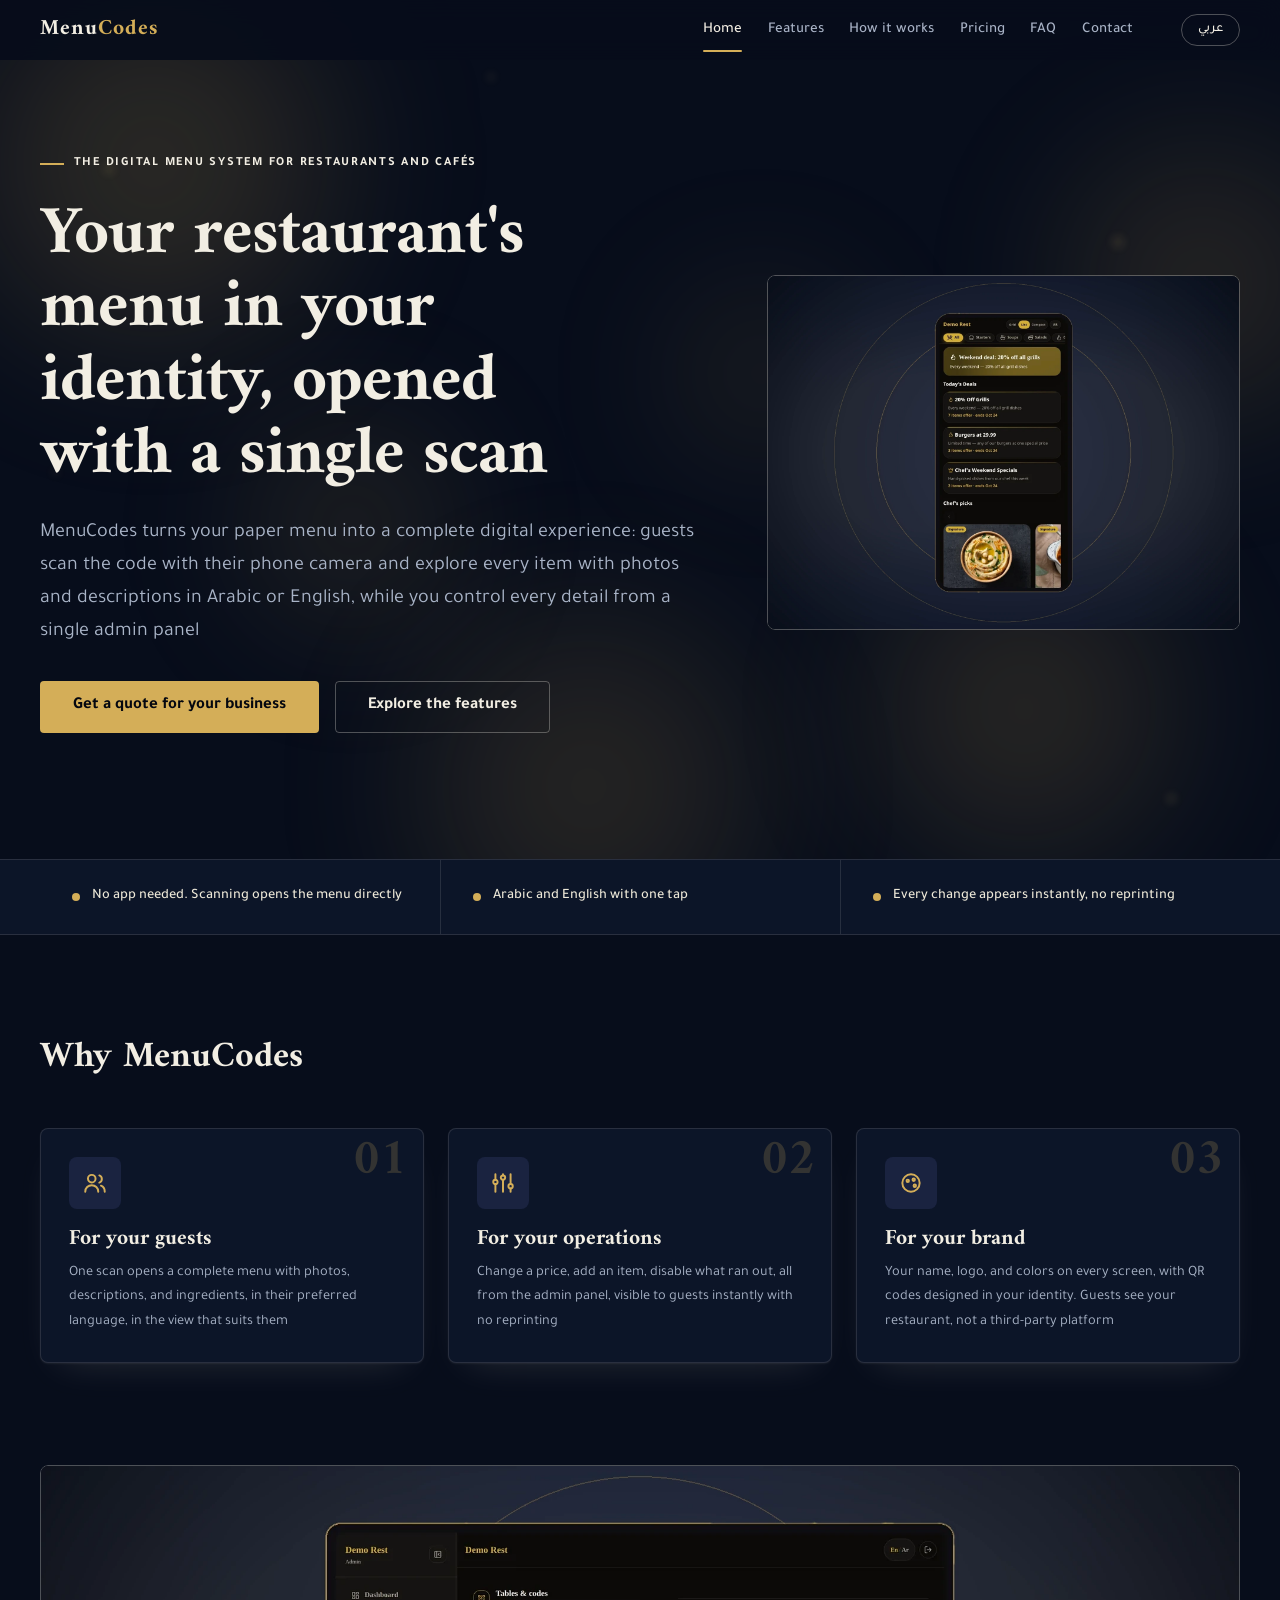
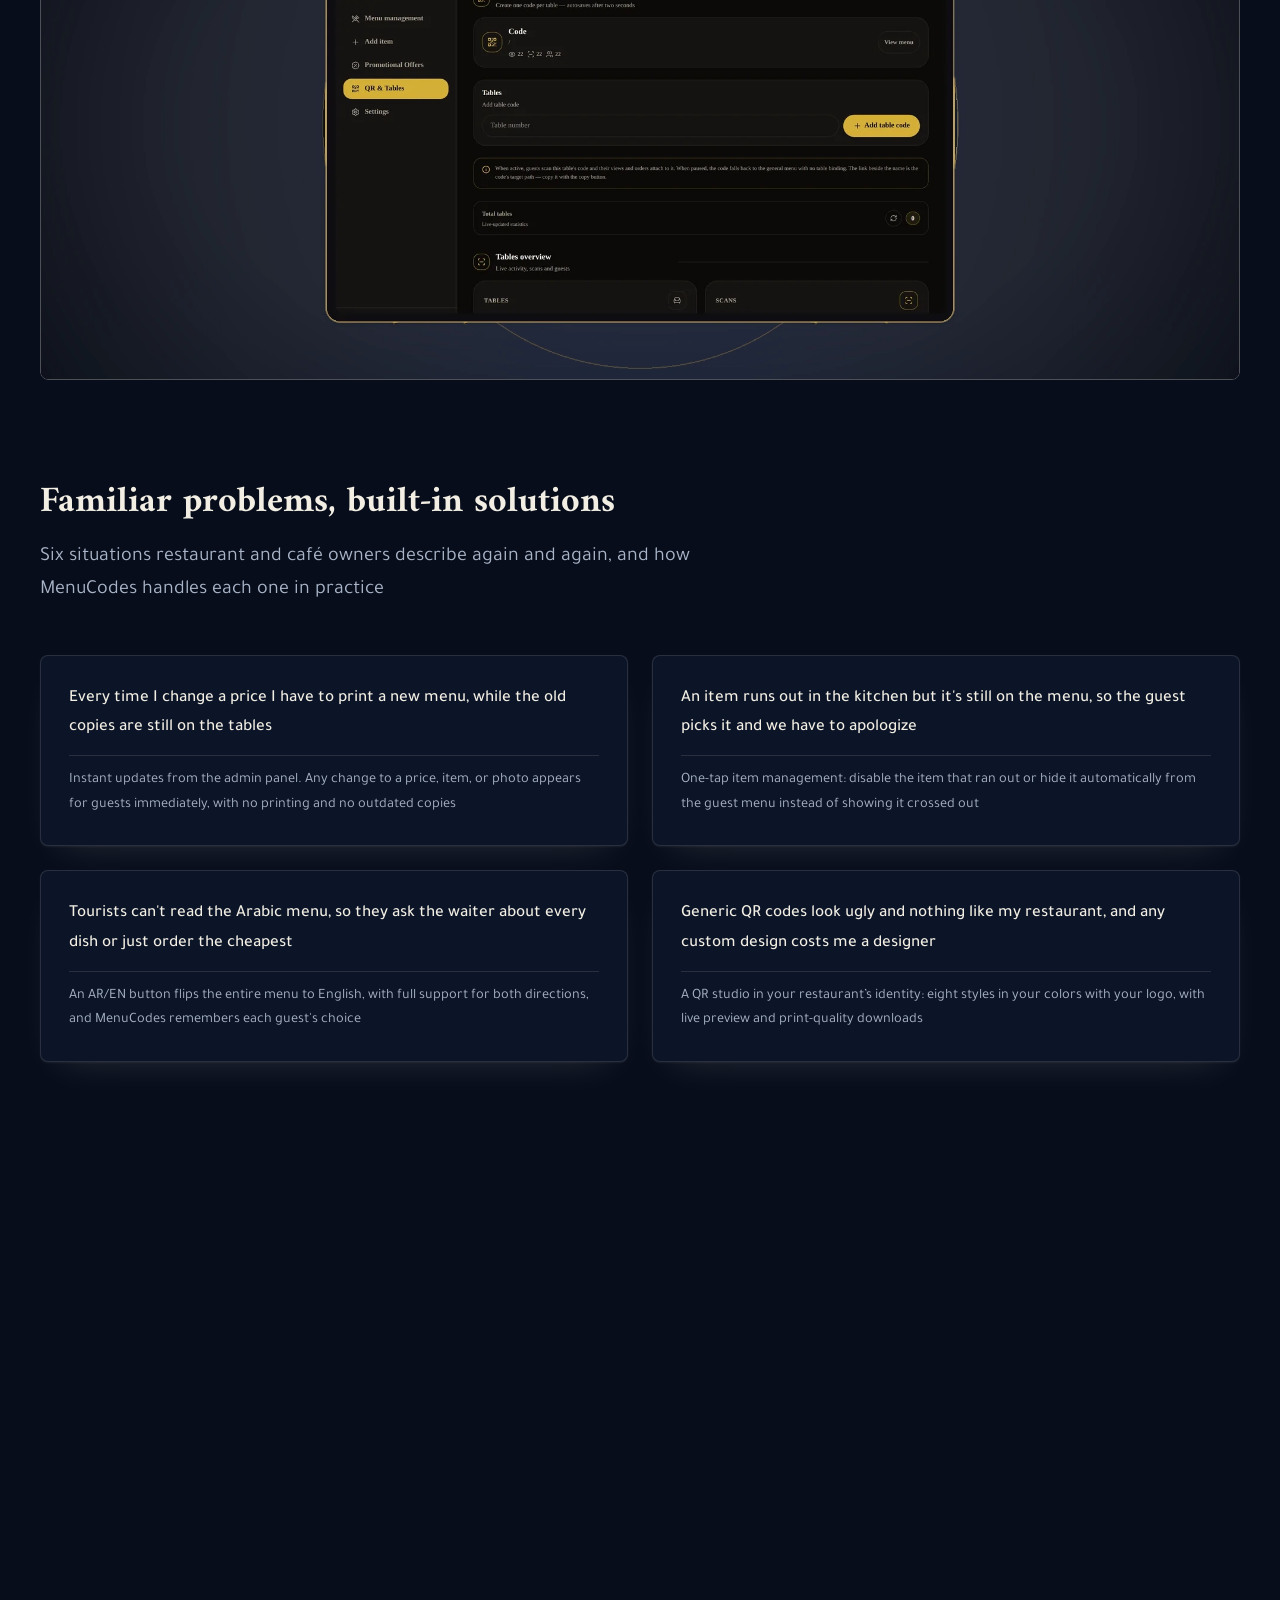
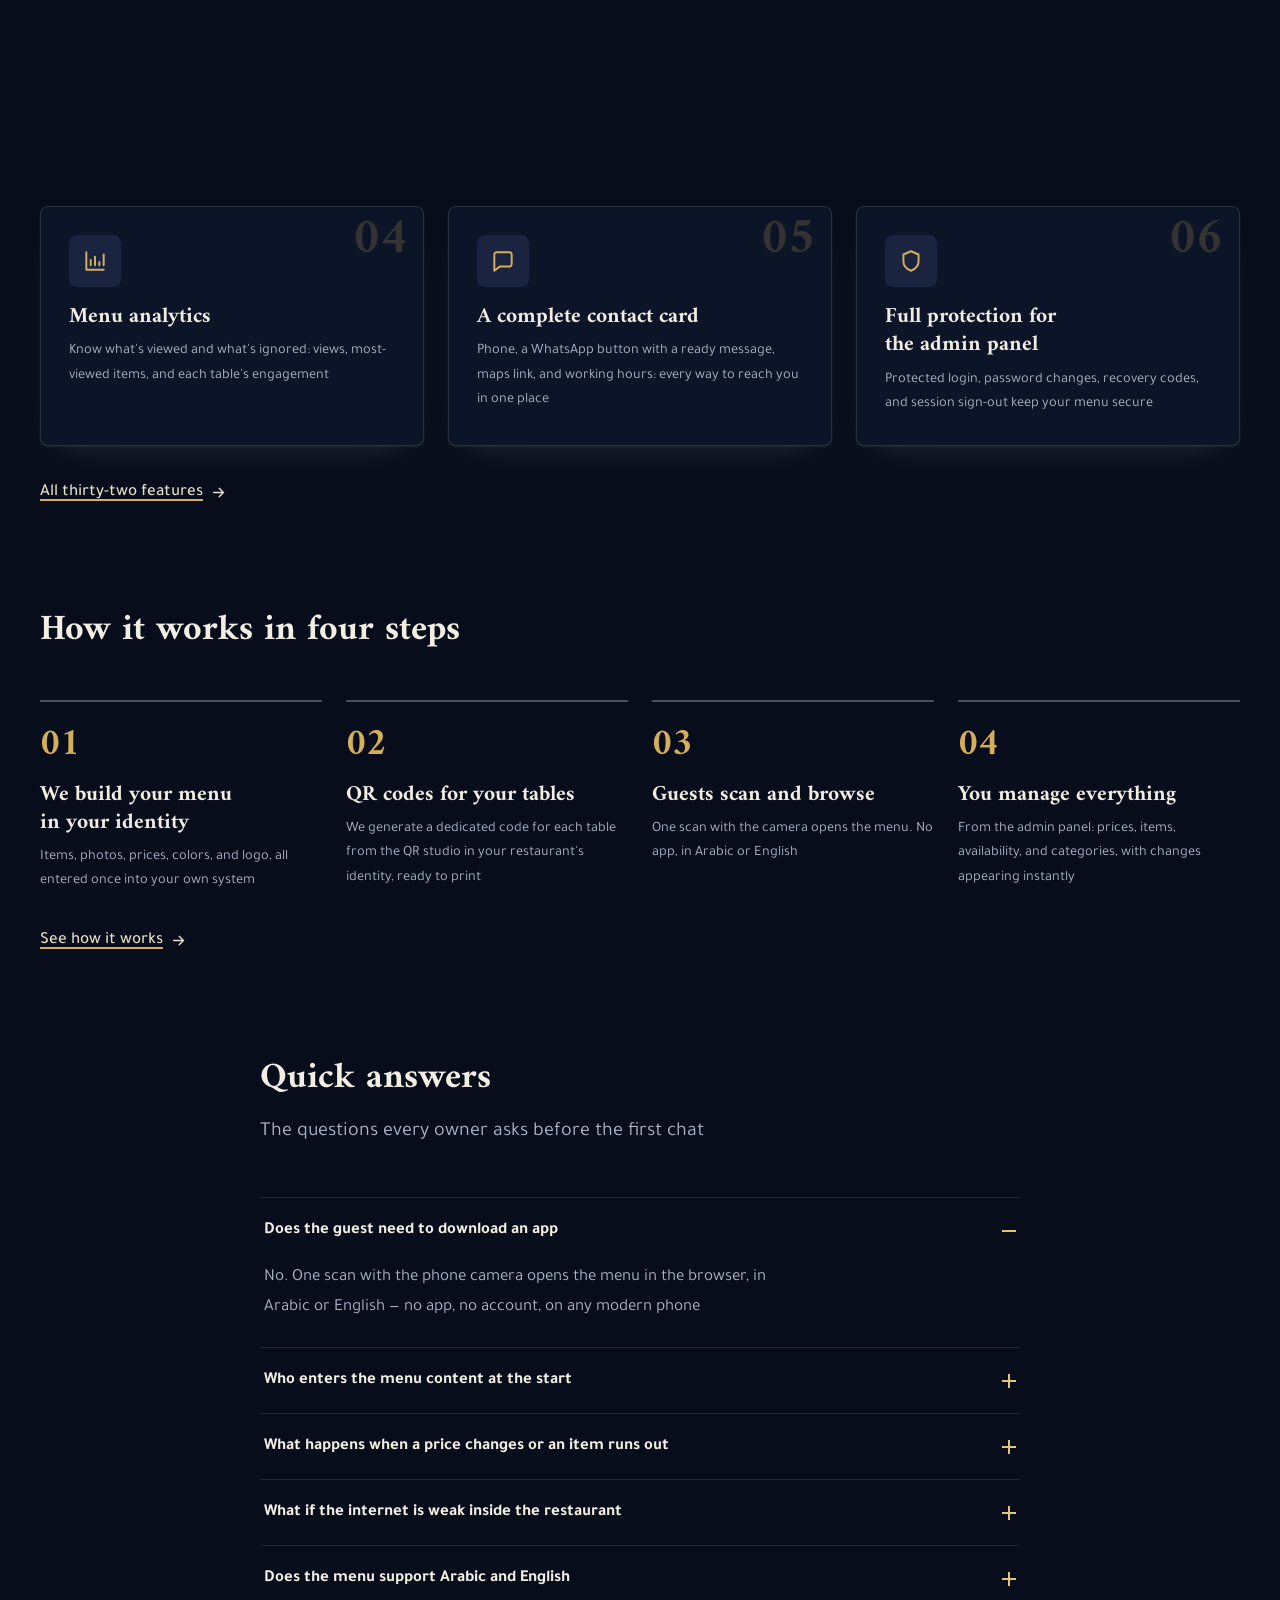
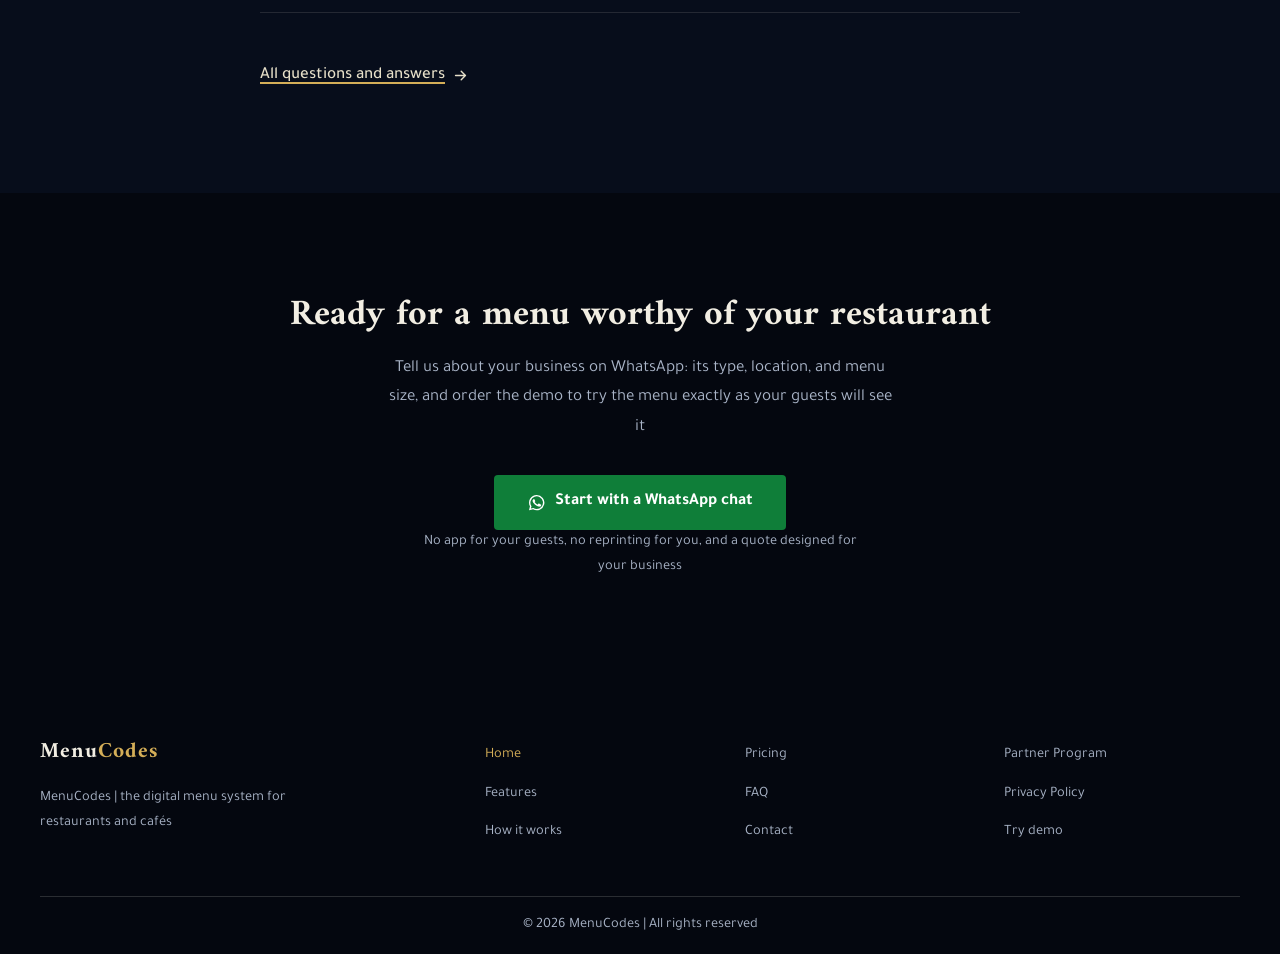
<file: index.html>
<!DOCTYPE html>
<html lang="en" dir="ltr">
<head>
<meta charset="UTF-8">
<script src="assets/js/boot.js"></script>
<meta name="viewport" content="width=device-width, initial-scale=1">
<meta name="robots" content="index, follow">
<title data-i18n="pages.index.page_title">MenuCodes | Digital QR Menu for Restaurants &amp; Cafés</title>
<meta name="description" data-i18n-attr="content:pages.index.meta_description" content="MenuCodes gives restaurants and cafés bilingual Arabic–English QR menus: your menu in your own identity, opened with one scan and no app, managed from one admin panel">
<meta name="keywords" data-i18n-attr="content:pages.index.meta_keywords" content="QR menu, digital menu, restaurant menu system, cafe QR menu, bilingual Arabic English menu, table QR codes, white-label menu">
<link rel="canonical" href="./" data-abs-url="href">
<link rel="alternate" hreflang="en" href="./" data-abs-url="href">
<link rel="alternate" hreflang="ar" href="./" data-abs-url="href">
<link rel="alternate" hreflang="x-default" href="./" data-abs-url="href">
<meta property="og:type" content="website">
<meta property="og:site_name" content="MenuCodes">
<meta property="og:locale" content="en_US">
<meta property="og:locale:alternate" content="ar_AR">
<meta property="og:title" data-i18n-attr="content:pages.index.page_title" content="MenuCodes | Digital QR Menu for Restaurants &amp; Cafés">
<meta property="og:description" data-i18n-attr="content:pages.index.meta_description" content="MenuCodes gives restaurants and cafés bilingual Arabic–English QR menus: your menu in your own identity, opened with one scan and no app, managed from one admin panel">
<meta property="og:url" content="./" data-abs-url="content">
<meta property="og:image" content="images/hero-home.webp" data-abs-url="content">
<meta property="og:image:width" content="1600">
<meta property="og:image:height" content="1200">
<meta property="og:image:type" content="image/webp">
<meta property="og:image:alt" data-i18n-attr="content:pages.index.seo.og_image_alt" content="MenuCodes digital QR menu on a smartphone, showing menu categories and daily offers">
<meta name="twitter:image" content="images/hero-home.webp" data-abs-url="content">
<meta name="twitter:image:alt" data-i18n-attr="content:pages.index.seo.og_image_alt" content="MenuCodes digital QR menu on a smartphone, showing menu categories and daily offers">
<meta name="twitter:card" content="summary_large_image">
<meta name="twitter:title" data-i18n-attr="content:pages.index.page_title" content="MenuCodes | Digital QR Menu for Restaurants &amp; Cafés">
<meta name="twitter:description" data-i18n-attr="content:pages.index.meta_description" content="MenuCodes gives restaurants and cafés bilingual Arabic–English QR menus: your menu in your own identity, opened with one scan and no app, managed from one admin panel">
<meta name="theme-color" content="#0B1B33">
<meta name="referrer" content="strict-origin-when-cross-origin">
<script type="application/ld+json">
{"@context":"https://schema.org","@type":"Organization","name":"MenuCodes","url":"https://__SITE_HOST__/","logo":"https://__SITE_HOST__/images/apple-touch-icon.png","description":"MenuCodes gives restaurants and cafés bilingual Arabic–English QR menus: your menu in your own identity, opened with one scan and no app, managed from one admin panel","brand":{"@type":"Brand","name":"MenuCodes"}}
</script>
<script type="application/ld+json">
{"@context":"https://schema.org","@type":"WebSite","name":"MenuCodes","url":"https://__SITE_HOST__/","inLanguage":["en","ar"]}
</script>
<link rel="icon" type="image/svg+xml" href="images/favicon.svg">
<link rel="icon" href="images/favicon.ico" sizes="any">
<link rel="icon" type="image/png" sizes="48x48" href="images/favicon-48.png">
<link rel="icon" type="image/png" sizes="96x96" href="images/favicon-96.png">
<link rel="icon" type="image/png" sizes="16x16" href="images/favicon-16.png">
<link rel="icon" type="image/png" sizes="32x32" href="images/favicon-32.png">
<link rel="icon" type="image/png" sizes="180x180" href="images/favicon-180.png">
<link rel="icon" type="image/png" sizes="192x192" href="images/favicon-192.png">
<link rel="apple-touch-icon" href="images/apple-touch-icon.png">
<link rel="manifest" href="site.webmanifest">
<link rel="preconnect" href="https://fonts.googleapis.com">
<link rel="preconnect" href="https://fonts.gstatic.com" crossorigin>
<link href="https://fonts.googleapis.com/css2?family=Amiri:wght@400;700&family=Tajawal:wght@400;500;700&display=swap" rel="stylesheet">
<link rel="stylesheet" href="assets/css/main.css">
<noscript><style>.reveal{opacity:1!important;transform:none!important;filter:none!important;transition:none!important}html:not([data-i18n-ready]) body{visibility:visible!important}</style></noscript>
</head>
<body>
<a class="skip-link" href="#main" data-i18n="aria.skip_link">Skip to main content</a>
<svg class="mc-symbols" aria-hidden="true" focusable="false">
<defs>
<symbol id="mc-wa" viewBox="0 0 24 24" fill="currentColor"><path d="M12 2.5A9.5 9.5 0 0 0 3.7 16.6L2.5 21.5l5-1.2A9.5 9.5 0 1 0 12 2.5Zm0 17.3a7.8 7.8 0 0 1-4-1.1l-.3-.2-2.9.7.8-2.8-.2-.3a7.8 7.8 0 1 1 6.6 3.7Zm4.3-5.8c-.2-.1-1.4-.7-1.6-.8-.2-.1-.4-.1-.6.1l-.7.9c-.1.2-.3.2-.5.1a6.4 6.4 0 0 1-3.2-2.8c-.2-.4 0-.5.1-.6l.4-.5c.1-.2.1-.3 0-.5l-.8-1.8c-.2-.5-.4-.4-.6-.4h-.5c-.2 0-.5.2-.7.3-.9.9-1 2.4 0 3.9 1.2 1.8 2.9 3.2 4.9 4.3.7.3 1.2.5 1.6.6.7.2 1.3.2 1.8.1.6-.1 1.4-.6 1.6-1.2.2-.6.2-1 .1-1.2 0-.1-.2-.1-.4-.2Z"/></symbol>
</defs>
</svg>
<header class="site-head">
  <div class="container site-head__inner">
    <a class="brand" href="./"><span class="brand__word">Menu<span class="brand__codes">Codes</span></span></a>
    <nav class="site-nav" aria-label="MenuCodes">
      <a href="./" aria-current="page" data-i18n="shared.nav.index">Home</a><a href="features/" data-i18n="shared.nav.features">Features</a><a href="how-it-works/" data-i18n="shared.nav.how-it-works">How it works</a><a href="pricing/" data-i18n="shared.nav.pricing">Pricing</a><a href="faq/" data-i18n="shared.nav.faq">FAQ</a><a href="contact/" data-i18n="shared.nav.contact">Contact</a>
    </nav>
    <div class="site-head__actions">
      <button id="langToggle" class="lang-toggle" type="button" data-i18n-attr="aria-label:aria.lang_switch" aria-label="Switch language">عربي</button>
    </div>
    <button class="nav-toggle" type="button" aria-expanded="false" aria-controls="mobileNav" data-i18n-attr="aria-label:aria.nav_open" aria-label="Open the navigation menu"><span class="nav-toggle__bar"></span><span class="nav-toggle__bar"></span></button>
  </div>
</header>
<div class="mobile-nav" id="mobileNav">
  <div class="container">
    <a class="mobile-nav__link" href="./" aria-current="page" data-i18n="shared.nav.index">Home</a><a class="mobile-nav__link" href="features/" data-i18n="shared.nav.features">Features</a><a class="mobile-nav__link" href="how-it-works/" data-i18n="shared.nav.how-it-works">How it works</a><a class="mobile-nav__link" href="pricing/" data-i18n="shared.nav.pricing">Pricing</a><a class="mobile-nav__link" href="faq/" data-i18n="shared.nav.faq">FAQ</a><a class="mobile-nav__link" href="contact/" data-i18n="shared.nav.contact">Contact</a>
    <div class="mobile-nav__actions">
      <button class="lang-toggle" type="button" data-lang-toggle-alt data-i18n-attr="aria-label:aria.lang_switch" aria-label="Switch language">عربي</button>
    </div>
  </div>
</div>
<main id="main">
<section class="hero--split">
  <div class="container hero--split__grid">
    <div>
      <p class="kicker reveal" data-i18n="pages.index.sections.hero.kicker">The digital menu system for restaurants and cafés</p>
      <h1 class="reveal rd-5" data-i18n="pages.index.sections.hero.heading">Your restaurant&#x27;s menu in your identity, opened with a single scan</h1>
      <p class="lead reveal rd-10" data-i18n="pages.index.sections.hero.subheading">MenuCodes turns your paper menu into a complete digital experience: guests scan the code with their phone camera and see every item with photos and descriptions in Arabic or English, while you control every detail from a single admin panel</p>
      <div class="hero__actions reveal rd-15">
        <a class="btn btn--gold btn--lg" href="contact/"><span data-i18n="pages.index.sections.hero.cta_primary">Get a quote for your business</span></a>
        <a class="btn btn--ghost btn--lg" href="features/"><span data-i18n="pages.index.sections.hero.cta_secondary">Explore the features</span></a>
      </div>
    </div>
    <figure class="hero__figure reveal rd-10">
      <picture>
  <source srcset="images/hero-home.webp" type="image/webp">
  <img src="images/hero-home.webp" class="hero__img" width="1600" height="1200" fetchpriority="high" decoding="async" data-i18n-attr="alt:images.index_hero.alt" alt="Smartphone mockup showing the MenuCodes digital menu with category pills and today&#x27;s offers">
</picture>
    </figure>
  </div>
</section>
<section class="facts">
  <div class="container">
    <ul class="facts__list">
      <li class="reveal"><span class="facts__dot" aria-hidden="true"></span><span data-i18n="pages.index.sections.quick_facts.1">No app needed. Scanning opens the menu directly</span></li>
<li class="reveal"><span class="facts__dot" aria-hidden="true"></span><span data-i18n="pages.index.sections.quick_facts.2">Arabic and English with one tap</span></li>
<li class="reveal"><span class="facts__dot" aria-hidden="true"></span><span data-i18n="pages.index.sections.quick_facts.3">Every change appears instantly, no reprinting</span></li>
    </ul>
  </div>
</section>
<section class="section">
  <div class="container">
    <header class="section__head">
    <h2 class="reveal" data-i18n="pages.index.sections.pillars.heading">Why MenuCodes</h2>
  </header>
    <div class="card-grid card-grid--3">
      <article class="feature-card reveal rd-0">
  <span class="feature-card__num" aria-hidden="true">01</span>
  <div class="feature-card__icon"><svg viewBox="0 0 24 24" fill="none" stroke="currentColor" stroke-width="1.8" stroke-linecap="round" stroke-linejoin="round" aria-hidden="true" focusable="false"><circle cx="9" cy="8" r="3.5"/><path d="M3 20c0-3.5 2.7-6 6-6s6 2.5 6 6"/><path d="M16 5a3.5 3.5 0 0 1 0 6.6M17.5 14.5c2 .8 3.5 2.8 3.5 5.5"/></svg></div>
  <h3 data-i18n="pages.index.sections.pillars.items.1.title">For your guests</h3>
  <p data-i18n="pages.index.sections.pillars.items.1.copy">One scan opens a complete menu with photos, descriptions, and ingredients, in their preferred language, in the view that suits them</p>
</article>
<article class="feature-card reveal rd-10">
  <span class="feature-card__num" aria-hidden="true">02</span>
  <div class="feature-card__icon"><svg viewBox="0 0 24 24" fill="none" stroke="currentColor" stroke-width="1.8" stroke-linecap="round" stroke-linejoin="round" aria-hidden="true" focusable="false"><path d="M5 4v5M5 13v7M12 4v1M12 9v11M19 4v9M19 17v3"/><circle cx="5" cy="11" r="2"/><circle cx="12" cy="7" r="2"/><circle cx="19" cy="15" r="2"/></svg></div>
  <h3 data-i18n="pages.index.sections.pillars.items.2.title">For your operations</h3>
  <p data-i18n="pages.index.sections.pillars.items.2.copy">Change a price, add an item, disable what ran out, all from the admin panel, visible to guests instantly with no reprinting</p>
</article>
<article class="feature-card reveal rd-20">
  <span class="feature-card__num" aria-hidden="true">03</span>
  <div class="feature-card__icon"><svg viewBox="0 0 24 24" fill="none" stroke="currentColor" stroke-width="1.8" stroke-linecap="round" stroke-linejoin="round" aria-hidden="true" focusable="false"><circle cx="12" cy="12" r="8"/><circle cx="9" cy="10" r="1.1"/><circle cx="14.5" cy="9" r="1.1"/><circle cx="15.5" cy="14.5" r="1.1"/></svg></div>
  <h3 data-i18n="pages.index.sections.pillars.items.3.title">For your brand</h3>
  <p data-i18n="pages.index.sections.pillars.items.3.copy">Your name, logo, and colors on every screen, with QR codes designed in your identity. Guests see your restaurant, not a third-party platform</p>
</article>
    </div>
  </div>
</section>
<section class="section section--flush-top">
  <div class="container">
  <figure class="banner reveal">
    <picture>
  <source srcset="images/hospitality-detail.webp" type="image/webp">
  <img src="images/hospitality-detail.webp" width="2016" height="864" loading="lazy" decoding="async" data-i18n-attr="alt:images.index_pillars.alt" alt="Tablet mockup showing table QR code management in the MenuCodes admin panel">
</picture>
  </figure>
</div>
</section>
<section class="section section--flush-top">
  <div class="container">
    <header class="section__head">
    <h2 class="reveal" data-i18n="pages.index.sections.pain_solutions.heading">Familiar problems, built-in solutions</h2>
    <p class="lead reveal rd-5" data-i18n="pages.index.sections.pain_solutions.intro">Six situations restaurant and café owners describe again and again, and how MenuCodes handles each one in practice</p>
  </header>
    <div class="pair-grid">
      <article class="pair reveal rd-10">
  <p class="pair__problem" data-i18n="pages.index.sections.pain_solutions.pairs.1.problem">Every time I change a price I have to print a new menu, while the old copies are still on the tables</p>
  <p class="pair__solution" data-i18n="pages.index.sections.pain_solutions.pairs.1.solution">Instant updates from the admin panel. Any change to a price, item, or photo appears for guests immediately, with no printing and no outdated copies</p>
</article>
<article class="pair reveal rd-0">
  <p class="pair__problem" data-i18n="pages.index.sections.pain_solutions.pairs.2.problem">An item runs out in the kitchen but it&#x27;s still on the menu, so the guest picks it and we have to apologize</p>
  <p class="pair__solution" data-i18n="pages.index.sections.pain_solutions.pairs.2.solution">One-tap item management: disable the item that ran out or hide it automatically from the guest menu instead of showing it crossed out</p>
</article>
<article class="pair reveal rd-10">
  <p class="pair__problem" data-i18n="pages.index.sections.pain_solutions.pairs.3.problem">Tourists can&#x27;t read the Arabic menu, so they ask the waiter about every dish or just order the cheapest</p>
  <p class="pair__solution" data-i18n="pages.index.sections.pain_solutions.pairs.3.solution">An AR/EN button flips the entire menu to English, with full support for both directions, and MenuCodes remembers each guest&#x27;s choice</p>
</article>
<article class="pair reveal rd-0">
  <p class="pair__problem" data-i18n="pages.index.sections.pain_solutions.pairs.4.problem">Generic QR codes look ugly and nothing like my restaurant, and any custom design costs me a designer</p>
  <p class="pair__solution" data-i18n="pages.index.sections.pain_solutions.pairs.4.solution">A QR studio in your restaurant’s identity: eight styles in your colors with your logo, with live preview and print-quality downloads</p>
</article>
<article class="pair reveal rd-10">
  <p class="pair__problem" data-i18n="pages.index.sections.pain_solutions.pairs.5.problem">I don&#x27;t know which items guests actually look at, so I make changes by guessing</p>
  <p class="pair__solution" data-i18n="pages.index.sections.pain_solutions.pairs.5.solution">Analytics inside the admin panel: views, most-viewed items, QR scans per table, and language and device breakdowns</p>
</article>
<article class="pair reveal rd-0">
  <p class="pair__problem" data-i18n="pages.index.sections.pain_solutions.pairs.6.problem">Guests are asked to download an app to see the menu, so they ignore it and ask for the paper one</p>
  <p class="pair__solution" data-i18n="pages.index.sections.pain_solutions.pairs.6.solution">A single scan with the phone camera opens the menu instantly. No app and no sign-up, even on weak internet</p>
</article>
    </div>
  </div>
</section>
<section class="section section--flush-top">
  <div class="container">
    <header class="section__head">
    <h2 class="reveal" data-i18n="pages.index.sections.features_teaser.heading">A look at the features</h2>
    <p class="lead reveal rd-5" data-i18n="pages.index.sections.features_teaser.intro">A sample of the thirty-two features. The full list is on the features page</p>
  </header>
    <div class="card-grid card-grid--3">
      <article class="feature-card reveal rd-0">
  <span class="feature-card__num" aria-hidden="true">01</span>
  <div class="feature-card__icon"><svg viewBox="0 0 24 24" fill="none" stroke="currentColor" stroke-width="1.8" stroke-linecap="round" stroke-linejoin="round" aria-hidden="true" focusable="false"><rect x="4" y="5" width="16" height="14" rx="2"/><circle cx="9" cy="10" r="1.6"/><path d="M4 17l5-4 3.5 3 3-2.5L20 17"/></svg></div>
  <h3 data-i18n="pages.index.sections.features_teaser.cards.1.title">A photo and description for every item</h3>
  <p data-i18n="pages.index.sections.features_teaser.cards.1.copy">An optimized photo and an Arabic and English description for every dish, so guests see what they&#x27;re ordering before they order it</p>
</article>
<article class="feature-card reveal rd-10">
  <span class="feature-card__num" aria-hidden="true">02</span>
  <div class="feature-card__icon"><svg viewBox="0 0 24 24" fill="none" stroke="currentColor" stroke-width="1.8" stroke-linecap="round" stroke-linejoin="round" aria-hidden="true" focusable="false"><path d="M4 4h7l9 9-7 7-9-9V4Z"/><circle cx="8.5" cy="8.5" r="1.4"/></svg></div>
  <h3 data-i18n="pages.index.sections.features_teaser.cards.2.title">Ingredients and dietary tags</h3>
  <p data-i18n="pages.index.sections.features_teaser.cards.2.copy">Ingredient lists with vegetarian and gluten-free badges plus calories. Clear information for guests with allergies and diets</p>
</article>
<article class="feature-card reveal rd-20">
  <span class="feature-card__num" aria-hidden="true">03</span>
  <div class="feature-card__icon"><svg viewBox="0 0 24 24" fill="none" stroke="currentColor" stroke-width="1.8" stroke-linecap="round" stroke-linejoin="round" aria-hidden="true" focusable="false"><rect x="4" y="4" width="16" height="16" rx="2"/><path d="M8 8h2.5v2.5H8zM13.5 13.5H16V16h-2.5zM8 14v2.5M14 8h2.5"/></svg></div>
  <h3 data-i18n="pages.index.sections.features_teaser.cards.3.title">A dedicated QR code for every table</h3>
  <p data-i18n="pages.index.sections.features_teaser.cards.3.copy">A code for each table that shows its number in the menu and ties engagement to the right spot</p>
</article>
<article class="feature-card reveal rd-0">
  <span class="feature-card__num" aria-hidden="true">04</span>
  <div class="feature-card__icon"><svg viewBox="0 0 24 24" fill="none" stroke="currentColor" stroke-width="1.8" stroke-linecap="round" stroke-linejoin="round" aria-hidden="true" focusable="false"><path d="M4 20V4M4 20h16"/><path d="M8 16v-5M12 16V8M16 16v-3M20 16V6"/></svg></div>
  <h3 data-i18n="pages.index.sections.features_teaser.cards.4.title">Menu analytics</h3>
  <p data-i18n="pages.index.sections.features_teaser.cards.4.copy">Know what&#x27;s viewed and what&#x27;s ignored: views, most-viewed items, and each table&#x27;s engagement</p>
</article>
<article class="feature-card reveal rd-10">
  <span class="feature-card__num" aria-hidden="true">05</span>
  <div class="feature-card__icon"><svg viewBox="0 0 24 24" fill="none" stroke="currentColor" stroke-width="1.8" stroke-linecap="round" stroke-linejoin="round" aria-hidden="true" focusable="false"><path d="M4 6a2 2 0 0 1 2-2h12a2 2 0 0 1 2 2v9a2 2 0 0 1-2 2H9l-5 4V6Z"/></svg></div>
  <h3 data-i18n="pages.index.sections.features_teaser.cards.5.title">A complete contact card</h3>
  <p data-i18n="pages.index.sections.features_teaser.cards.5.copy">Phone, a WhatsApp button with a ready message, maps link, and working hours: every way to reach you in one place</p>
</article>
<article class="feature-card reveal rd-20">
  <span class="feature-card__num" aria-hidden="true">06</span>
  <div class="feature-card__icon"><svg viewBox="0 0 24 24" fill="none" stroke="currentColor" stroke-width="1.8" stroke-linecap="round" stroke-linejoin="round" aria-hidden="true" focusable="false"><path d="M12 3l7 3v6c0 4.5-3 7.5-7 9-4-1.5-7-4.5-7-9V6l7-3Z"/></svg></div>
  <h3 data-i18n="pages.index.sections.features_teaser.cards.6.title">Full protection for the admin panel</h3>
  <p data-i18n="pages.index.sections.features_teaser.cards.6.copy">Protected login, password changes, recovery codes, and session sign-out keep your menu secure</p>
</article>
    </div>
    <div class="steps-teaser__link reveal">
      <a class="text-link" href="features/"><span data-i18n="pages.index.sections.features_teaser.link">All thirty-two features</span><svg class="flip-rtl" viewBox="0 0 24 24" fill="none" stroke="currentColor" stroke-width="2" stroke-linecap="round" stroke-linejoin="round" aria-hidden="true" focusable="false"><path d="M5 12h14M13 6l6 6-6 6"/></svg></a>
    </div>
  </div>
</section>
<section class="section section--flush-top">
  <div class="container">
    <header class="section__head">
    <h2 class="reveal" data-i18n="pages.index.sections.steps_teaser.heading">How it works in four steps</h2>
  </header>
    <div class="step-grid">
      <div class="step-card reveal rd-0">
  <span class="step-card__num" aria-hidden="true">01</span>
  <h3 data-i18n="pages.index.sections.steps_teaser.steps.1.title">We build your menu in your identity</h3>
  <p data-i18n="pages.index.sections.steps_teaser.steps.1.copy">Items, photos, prices, colors, and logo, all entered once into your own system</p>
</div>
<div class="step-card reveal rd-10">
  <span class="step-card__num" aria-hidden="true">02</span>
  <h3 data-i18n="pages.index.sections.steps_teaser.steps.2.title">QR codes for your tables</h3>
  <p data-i18n="pages.index.sections.steps_teaser.steps.2.copy">We generate a dedicated code for each table from the QR studio in your restaurant&#x27;s identity, ready to print</p>
</div>
<div class="step-card reveal rd-20">
  <span class="step-card__num" aria-hidden="true">03</span>
  <h3 data-i18n="pages.index.sections.steps_teaser.steps.3.title">Guests scan and browse</h3>
  <p data-i18n="pages.index.sections.steps_teaser.steps.3.copy">One scan with the camera opens the menu. No app, in Arabic or English</p>
</div>
<div class="step-card reveal rd-30">
  <span class="step-card__num" aria-hidden="true">04</span>
  <h3 data-i18n="pages.index.sections.steps_teaser.steps.4.title">You manage everything</h3>
  <p data-i18n="pages.index.sections.steps_teaser.steps.4.copy">From the admin panel: prices, items, availability, and categories, with changes appearing instantly</p>
</div>
    </div>
    <div class="steps-teaser__link reveal">
      <a class="text-link" href="how-it-works/"><span data-i18n="pages.index.sections.steps_teaser.link">See how it works</span><svg class="flip-rtl" viewBox="0 0 24 24" fill="none" stroke="currentColor" stroke-width="2" stroke-linecap="round" stroke-linejoin="round" aria-hidden="true" focusable="false"><path d="M5 12h14M13 6l6 6-6 6"/></svg></a>
    </div>
  </div>
</section>
<section class="section section--flush-top">
  <div class="container container--narrow">
    <header class="section__head">
    <h2 class="reveal" data-i18n="pages.index.sections.faq_teaser.heading">Quick answers</h2>
    <p class="lead reveal rd-5" data-i18n="pages.index.sections.faq_teaser.intro">The questions every owner asks before the first chat</p>
  </header>
    <div class="acc-group">
      <div class="acc">
<div class="acc__item" data-open="true">
  <h3 class="acc__heading"><button type="button" class="acc__button" id="index-faq-btn-1" aria-expanded="true" aria-controls="index-faq-panel-1"><span data-i18n="pages.index.sections.faq_teaser.items.1.q">Does the guest need to download an app</span><span class="acc__icon" aria-hidden="true"></span></button></h3>
  <div class="acc__panel" id="index-faq-panel-1" role="region" aria-labelledby="index-faq-btn-1"><div class="acc__panel-inner"><p data-i18n="pages.index.sections.faq_teaser.items.1.a">No. One scan with the phone camera opens the menu in the browser, in Arabic or English</p></div></div>
</div>
<div class="acc__item" data-open="false">
  <h3 class="acc__heading"><button type="button" class="acc__button" id="index-faq-btn-2" aria-expanded="false" aria-controls="index-faq-panel-2"><span data-i18n="pages.index.sections.faq_teaser.items.2.q">Who enters the menu content at the start</span><span class="acc__icon" aria-hidden="true"></span></button></h3>
  <div class="acc__panel" id="index-faq-panel-2" role="region" aria-labelledby="index-faq-btn-2"><div class="acc__panel-inner"><p data-i18n="pages.index.sections.faq_teaser.items.2.a">We do. Items, prices, photos, categories, and your business&#x27;s identity are entered all at once, and afterwards you manage everything from the admin panel</p></div></div>
</div>
<div class="acc__item" data-open="false">
  <h3 class="acc__heading"><button type="button" class="acc__button" id="index-faq-btn-3" aria-expanded="false" aria-controls="index-faq-panel-3"><span data-i18n="pages.index.sections.faq_teaser.items.3.q">What happens when a price changes or an item runs out</span><span class="acc__icon" aria-hidden="true"></span></button></h3>
  <div class="acc__panel" id="index-faq-panel-3" role="region" aria-labelledby="index-faq-btn-3"><div class="acc__panel-inner"><p data-i18n="pages.index.sections.faq_teaser.items.3.a">You update it from the admin panel and it appears for guests instantly, with no reprinting and no waiting</p></div></div>
</div>
<div class="acc__item" data-open="false">
  <h3 class="acc__heading"><button type="button" class="acc__button" id="index-faq-btn-4" aria-expanded="false" aria-controls="index-faq-panel-4"><span data-i18n="pages.index.sections.faq_teaser.items.4.q">What if the internet is weak inside the restaurant</span><span class="acc__icon" aria-hidden="true"></span></button></h3>
  <div class="acc__panel" id="index-faq-panel-4" role="region" aria-labelledby="index-faq-btn-4"><div class="acc__panel-inner"><p data-i18n="pages.index.sections.faq_teaser.items.4.a">The menu is a lightweight version that opens even on a weak connection without waiting</p></div></div>
</div>
<div class="acc__item" data-open="false">
  <h3 class="acc__heading"><button type="button" class="acc__button" id="index-faq-btn-5" aria-expanded="false" aria-controls="index-faq-panel-5"><span data-i18n="pages.index.sections.faq_teaser.items.5.q">Does the menu support Arabic and English</span><span class="acc__icon" aria-hidden="true"></span></button></h3>
  <div class="acc__panel" id="index-faq-panel-5" role="region" aria-labelledby="index-faq-btn-5"><div class="acc__panel-inner"><p data-i18n="pages.index.sections.faq_teaser.items.5.a">Yes, a clear AR/EN button flips the entire menu between both languages, and MenuCodes remembers each guest&#x27;s choice and reopens in their preferred language automatically</p></div></div>
</div>
      </div>
    </div>
    <div class="steps-teaser__link reveal">
      <a class="text-link" href="faq/"><span data-i18n="pages.index.sections.faq_teaser.link">All questions and answers</span><svg class="flip-rtl" viewBox="0 0 24 24" fill="none" stroke="currentColor" stroke-width="2" stroke-linecap="round" stroke-linejoin="round" aria-hidden="true" focusable="false"><path d="M5 12h14M13 6l6 6-6 6"/></svg></a>
    </div>
  </div>
</section>
<section class="section cta-band">
  <div class="container">
    <h2 class="reveal" data-i18n="pages.index.sections.final_cta.heading">Ready for a menu worthy of your restaurant</h2>
    <p class="reveal rd-5" data-i18n="pages.index.sections.final_cta.copy">Tell us about your business on WhatsApp: its type, location, and menu size, and order the demo to try the menu exactly as your guests will see it</p>
    <div class="cta-band__actions reveal rd-10">
      <a href="https://wa.me/15551234567" class="btn btn--whatsapp btn--lg" data-wa data-wa-text="whatsapp.pretext.merged" target="_blank" rel="noopener noreferrer"><svg class="btn__icon" aria-hidden="true" focusable="false"><use href="#mc-wa"/></svg><span data-i18n="pages.index.sections.final_cta.button">Start with a WhatsApp chat</span></a>
    </div>
    <p class="cta-band__note reveal rd-15" data-i18n="pages.index.sections.final_cta.reassure">No app for your guests, no reprinting for you, and a quote designed for your business</p>
  </div>
</section>

</main>
<footer class="site-foot">
  <div class="container">
    <div class="site-foot__grid">
      <div>
        <a class="brand brand--on-dark" href="./"><span class="brand__word">Menu<span class="brand__codes">Codes</span></span></a>
        <p class="site-foot__tagline" data-i18n="shared.footer_tagline">MenuCodes | the digital menu system for restaurants and cafés</p>
      </div>
      <nav class="site-foot__nav" aria-label="MenuCodes">
        <ul class="site-foot__links">
          <li><a href="./" aria-current="page" data-i18n="shared.nav.index">Home</a></li>
          <li><a href="./features/" data-i18n="shared.nav.features">Features</a></li>
          <li><a href="./how-it-works/" data-i18n="shared.nav.how-it-works">How it works</a></li>
        </ul>
        <ul class="site-foot__links">
          <li><a href="./pricing/" data-i18n="shared.nav.pricing">Pricing</a></li>
          <li><a href="./faq/" data-i18n="shared.nav.faq">FAQ</a></li>
          <li><a href="./contact/" data-i18n="shared.nav.contact">Contact</a></li>
        </ul>
        <ul class="site-foot__links">
          <li><a href="./partners/" data-i18n="pages.partners.footer.nav.program">Partner Program</a></li>
          <li><a href="./privacy/" data-i18n="pages.partners.footer.nav.privacy">Privacy Policy</a></li>
          <li><a href="#" data-demo-link data-i18n="shared.footer.demo" target="_blank" rel="noopener">Try demo</a></li>
        </ul>
      </nav>
    </div>
    <div class="site-foot__bar">
      <a href="/staff-login" class="hp-link" data-hp-link tabindex="-1" aria-hidden="true">staff login</a>
      <span data-i18n="shared.footer_rights">© 2026 MenuCodes | All rights reserved</span>
    </div>
  </div>
</footer>
<script src="assets/js/dictionary.js"></script>
<script src="assets/js/i18n.js"></script>
<script src="assets/js/main.js"></script>
</body>
</html>
</file>
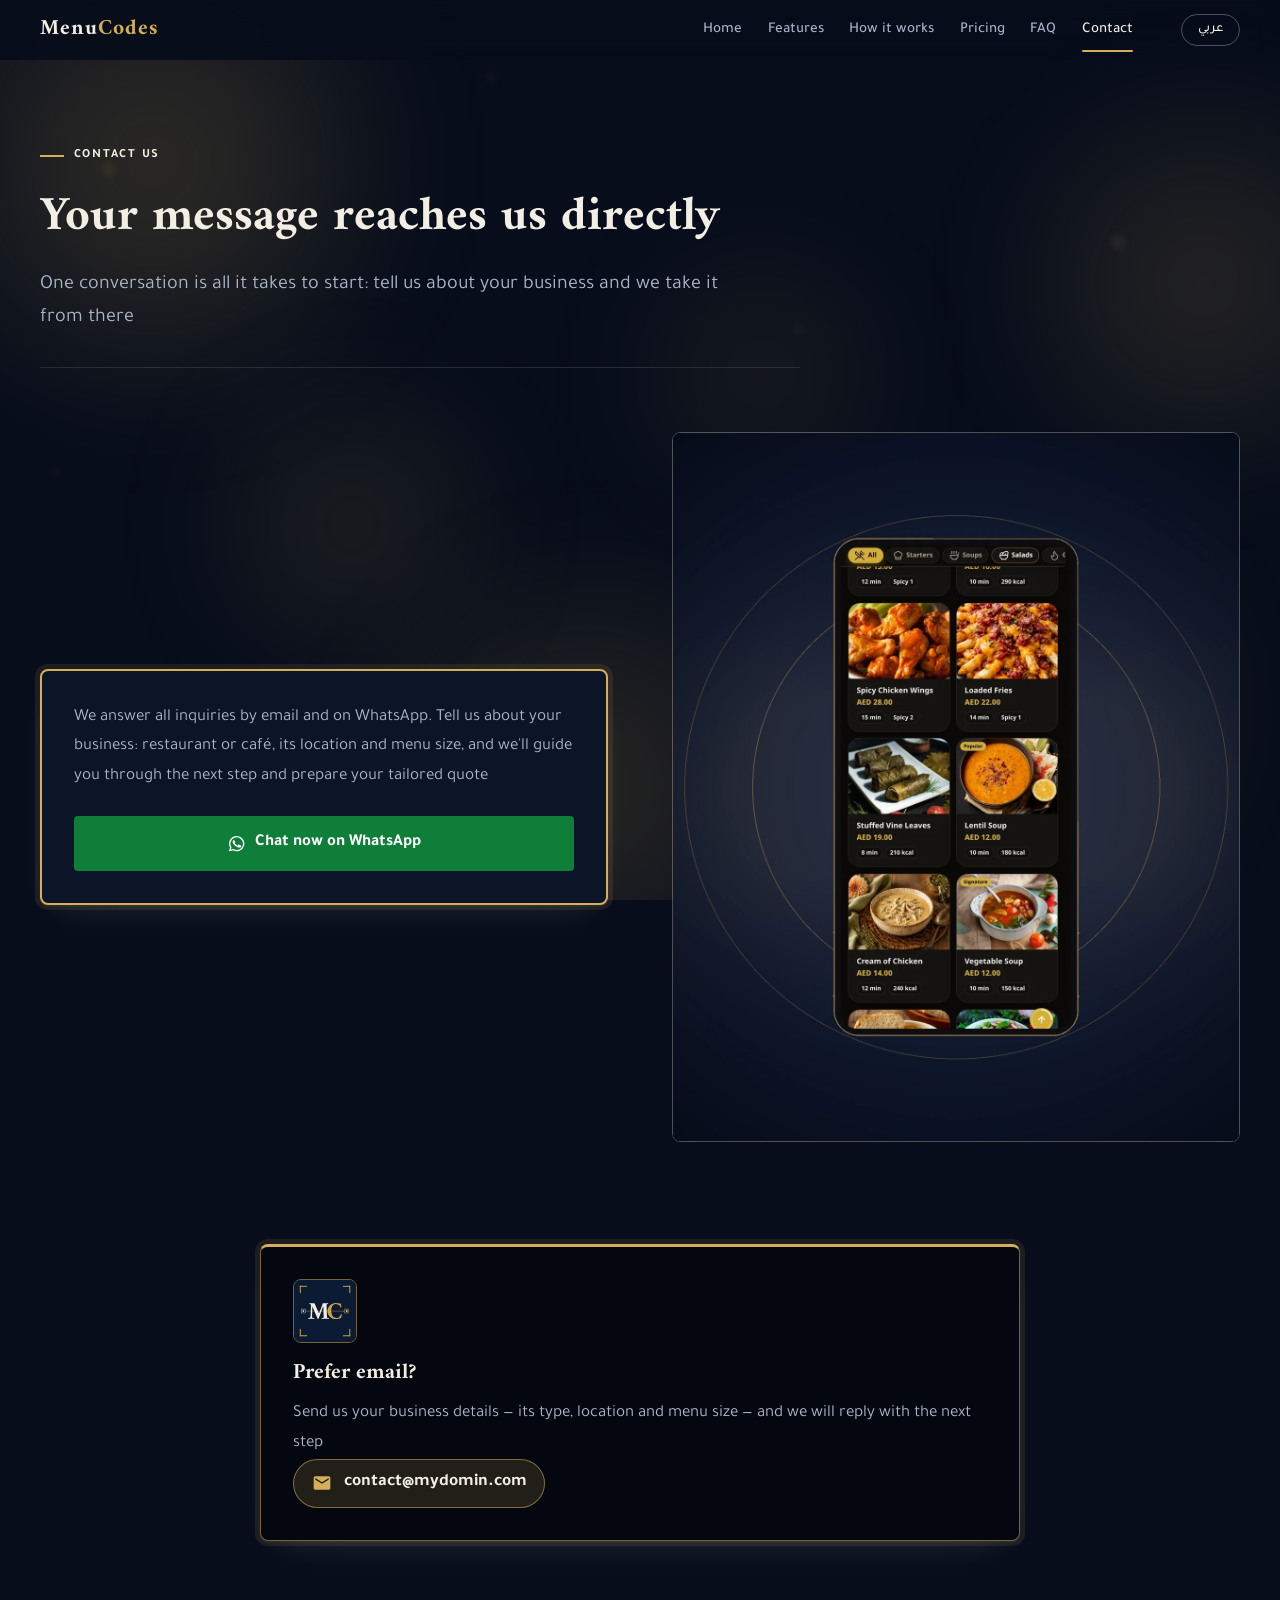
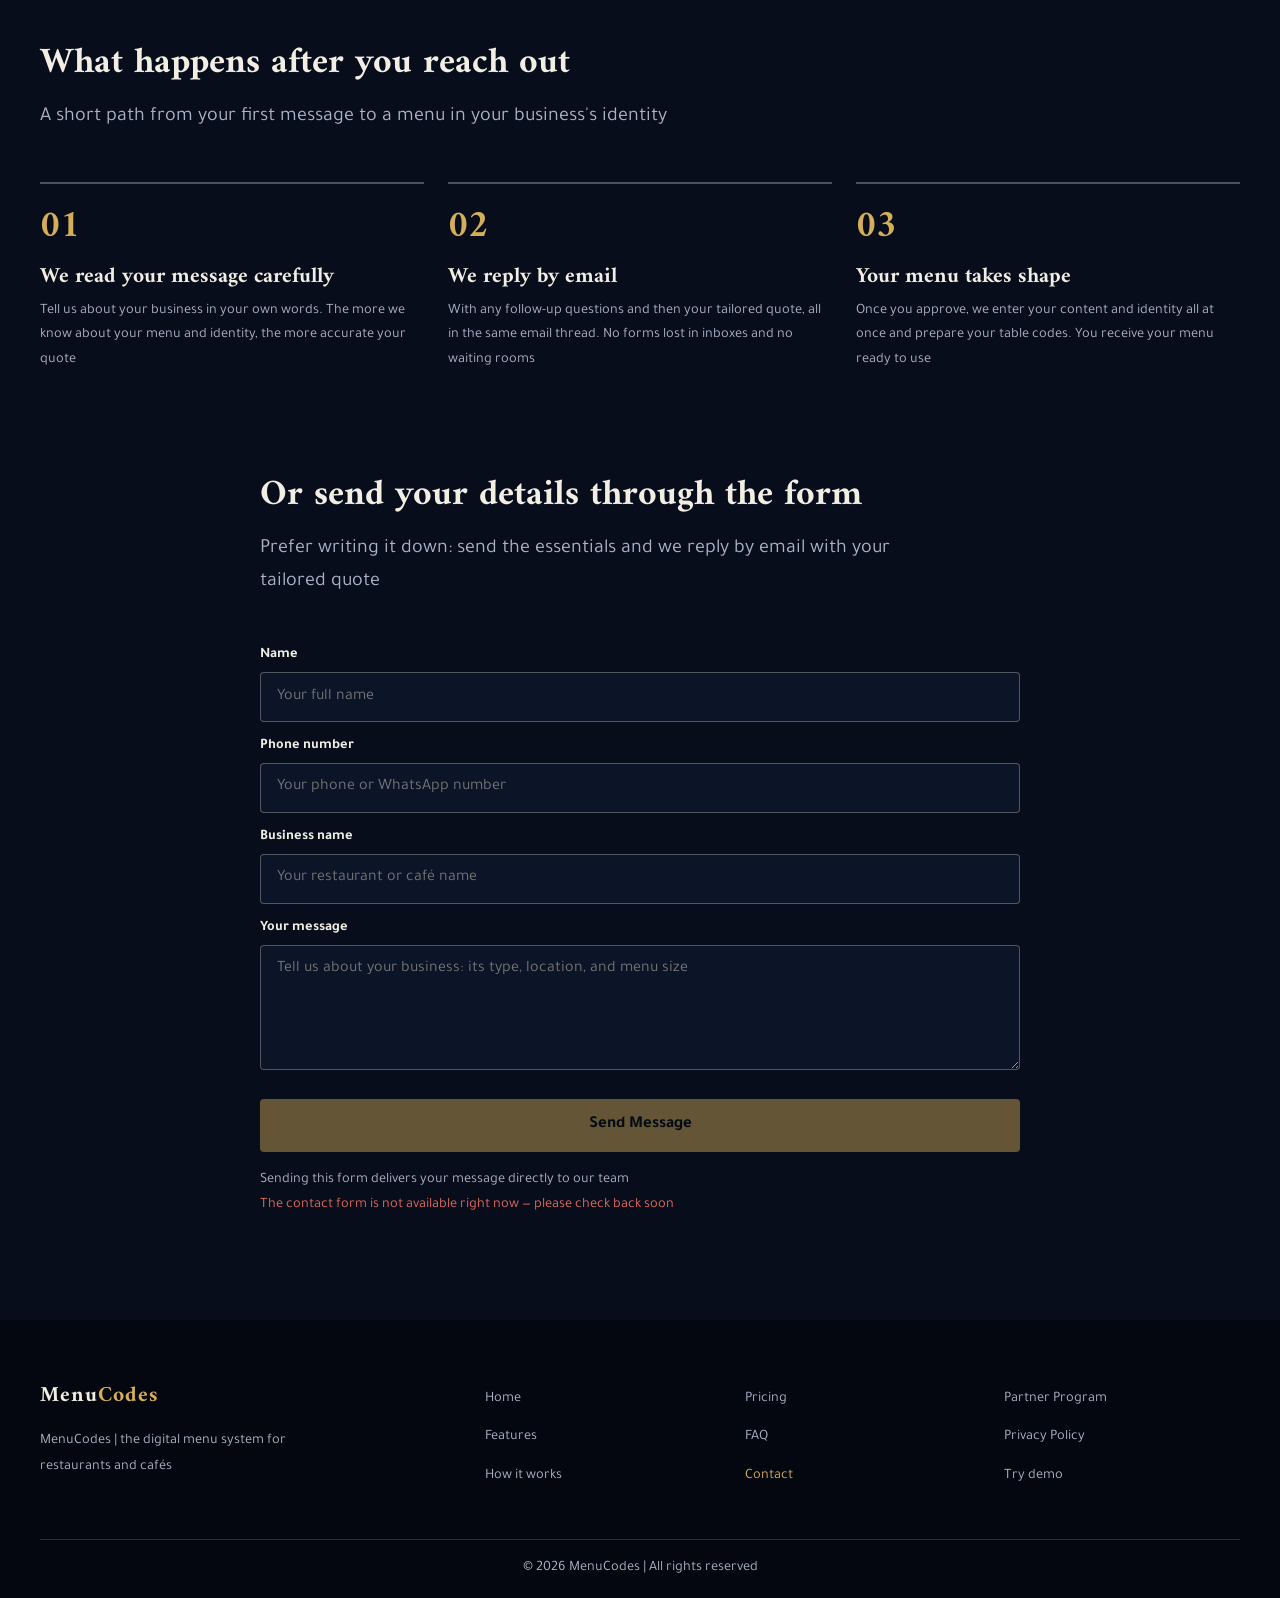
<file: contact/index.html>
<!DOCTYPE html>
<html lang="en" dir="ltr">
<head>
<meta charset="UTF-8">
<script src="../assets/js/boot.js"></script>
<meta name="viewport" content="width=device-width, initial-scale=1">
<meta name="robots" content="index, follow">
<title data-i18n="pages.contact.page_title">Contact MenuCodes | Tailored Quote for Your Venue</title>
<meta name="description" data-i18n-attr="content:pages.contact.meta_description" content="Contact MenuCodes by email or WhatsApp: tell us about your restaurant or café and we will guide you to the next step and prepare your tailored quote">
<meta name="keywords" data-i18n-attr="content:pages.contact.meta_keywords" content="contact MenuCodes, MenuCodes WhatsApp, digital menu inquiry">
<link rel="canonical" href="./" data-abs-url="href">
<link rel="alternate" hreflang="en" href="./" data-abs-url="href">
<link rel="alternate" hreflang="ar" href="./" data-abs-url="href">
<link rel="alternate" hreflang="x-default" href="./" data-abs-url="href">
<meta property="og:type" content="website">
<meta property="og:site_name" content="MenuCodes">
<meta property="og:locale" content="en_US">
<meta property="og:locale:alternate" content="ar_AR">
<meta property="og:title" data-i18n-attr="content:pages.contact.page_title" content="Contact MenuCodes | Tailored Quote for Your Venue">
<meta property="og:description" data-i18n-attr="content:pages.contact.meta_description" content="Contact MenuCodes by email or WhatsApp: tell us about your restaurant or café and we will guide you to the next step and prepare your tailored quote">
<meta property="og:url" content="./" data-abs-url="content">
<meta property="og:image" content="../images/hero-contact.webp" data-abs-url="content">
<meta property="og:image:width" content="1600">
<meta property="og:image:height" content="1200">
<meta property="og:image:type" content="image/webp">
<meta property="og:image:alt" data-i18n-attr="content:pages.contact.seo.og_image_alt" content="MenuCodes admin panel on a laptop, showing menu item management">
<meta name="twitter:image" content="../images/hero-contact.webp" data-abs-url="content">
<meta name="twitter:image:alt" data-i18n-attr="content:pages.contact.seo.og_image_alt" content="MenuCodes admin panel on a laptop, showing menu item management">
<meta name="twitter:card" content="summary_large_image">
<meta name="twitter:title" data-i18n-attr="content:pages.contact.page_title" content="Contact MenuCodes | Tailored Quote for Your Venue">
<meta name="twitter:description" data-i18n-attr="content:pages.contact.meta_description" content="Contact MenuCodes by email or WhatsApp: tell us about your restaurant or café and we will guide you to the next step and prepare your tailored quote">
<meta name="theme-color" content="#0B1B33">
<meta name="referrer" content="strict-origin-when-cross-origin">
<script type="application/ld+json">
{"@context":"https://schema.org","@type":"BreadcrumbList","itemListElement":[{"@type":"ListItem","position":1,"name":"Home","item":"https://__SITE_HOST__/"},{"@type":"ListItem","position":2,"name":"Contact","item":"https://__SITE_HOST__/contact/"}]}
</script>
<script type="application/ld+json">
{"@context": "https://schema.org", "@type": "ContactPage", "name": "Contact MenuCodes | Tailored Quote for Your Venue", "url": "https://__SITE_HOST__/contact/", "description": "Contact MenuCodes by email or WhatsApp: tell us about your restaurant or café and we will guide you to the next step and prepare your tailored quote", "inLanguage": ["en", "ar"], "isPartOf": {"@type": "WebSite", "name": "MenuCodes", "url": "https://__SITE_HOST__/"}, "publisher": {"@type": "Organization", "name": "MenuCodes", "url": "https://__SITE_HOST__/", "logo": "https://__SITE_HOST__/images/apple-touch-icon.png"}, "primaryImageOfPage": {"@type": "ImageObject", "url": "https://__SITE_HOST__/images/hero-contact.webp", "width": 1600, "height": 1200}}
</script>
<link rel="icon" type="image/svg+xml" href="../images/favicon.svg">
<link rel="icon" href="../images/favicon.ico" sizes="any">
<link rel="icon" type="image/png" sizes="48x48" href="../images/favicon-48.png">
<link rel="icon" type="image/png" sizes="96x96" href="../images/favicon-96.png">
<link rel="icon" type="image/png" sizes="16x16" href="../images/favicon-16.png">
<link rel="icon" type="image/png" sizes="32x32" href="../images/favicon-32.png">
<link rel="icon" type="image/png" sizes="180x180" href="../images/favicon-180.png">
<link rel="icon" type="image/png" sizes="192x192" href="../images/favicon-192.png">
<link rel="apple-touch-icon" href="../images/apple-touch-icon.png">
<link rel="manifest" href="../site.webmanifest">
<link rel="preconnect" href="https://fonts.googleapis.com">
<link rel="preconnect" href="https://fonts.gstatic.com" crossorigin>
<link href="https://fonts.googleapis.com/css2?family=Amiri:wght@400;700&family=Tajawal:wght@400;500;700&display=swap" rel="stylesheet">
<link rel="stylesheet" href="../assets/css/main.css">
<noscript><style>.reveal{opacity:1!important;transform:none!important;filter:none!important;transition:none!important}html:not([data-i18n-ready]) body{visibility:visible!important}</style></noscript>
</head>
<body>
<a class="skip-link" href="#main" data-i18n="aria.skip_link">Skip to main content</a>
<svg class="mc-symbols" aria-hidden="true" focusable="false">
<defs>
<symbol id="mc-wa" viewBox="0 0 24 24" fill="currentColor"><path d="M12 2.5A9.5 9.5 0 0 0 3.7 16.6L2.5 21.5l5-1.2A9.5 9.5 0 1 0 12 2.5Zm0 17.3a7.8 7.8 0 0 1-4-1.1l-.3-.2-2.9.7.8-2.8-.2-.3a7.8 7.8 0 1 1 6.6 3.7Zm4.3-5.8c-.2-.1-1.4-.7-1.6-.8-.2-.1-.4-.1-.6.1l-.7.9c-.1.2-.3.2-.5.1a6.4 6.4 0 0 1-3.2-2.8c-.2-.4 0-.5.1-.6l.4-.5c.1-.2.1-.3 0-.5l-.8-1.8c-.2-.5-.4-.4-.6-.4h-.5c-.2 0-.5.2-.7.3-.9.9-1 2.4 0 3.9 1.2 1.8 2.9 3.2 4.9 4.3.7.3 1.2.5 1.6.6.7.2 1.3.2 1.8.1.6-.1 1.4-.6 1.6-1.2.2-.6.2-1 .1-1.2 0-.1-.2-.1-.4-.2Z"/></symbol>
<symbol id="mc-mail" viewBox="0 0 24 24" fill="currentColor"><path d="M20 4H4c-1.1 0-2 .9-2 2v12c0 1.1.9 2 2 2h16c1.1 0 2-.9 2-2V6c0-1.1-.9-2-2-2Zm0 4-8 5-8-5V6l8 5 8-5v2Z"/></symbol>
</defs>
</svg>
<header class="site-head">
  <div class="container site-head__inner">
    <a class="brand" href="../"><span class="brand__word">Menu<span class="brand__codes">Codes</span></span></a>
    <nav class="site-nav" aria-label="MenuCodes">
      <a href="../" data-i18n="shared.nav.index">Home</a><a href="../features/" data-i18n="shared.nav.features">Features</a><a href="../how-it-works/" data-i18n="shared.nav.how-it-works">How it works</a><a href="../pricing/" data-i18n="shared.nav.pricing">Pricing</a><a href="../faq/" data-i18n="shared.nav.faq">FAQ</a><a href="./" aria-current="page" data-i18n="shared.nav.contact">Contact</a>
    </nav>
    <div class="site-head__actions">
      <button id="langToggle" class="lang-toggle" type="button" data-i18n-attr="aria-label:aria.lang_switch" aria-label="Switch language">عربي</button>
    </div>
    <button class="nav-toggle" type="button" aria-expanded="false" aria-controls="mobileNav" data-i18n-attr="aria-label:aria.nav_open" aria-label="Open the navigation menu"><span class="nav-toggle__bar"></span><span class="nav-toggle__bar"></span></button>
  </div>
</header>
<div class="mobile-nav" id="mobileNav">
  <div class="container">
    <a class="mobile-nav__link" href="../" data-i18n="shared.nav.index">Home</a><a class="mobile-nav__link" href="../features/" data-i18n="shared.nav.features">Features</a><a class="mobile-nav__link" href="../how-it-works/" data-i18n="shared.nav.how-it-works">How it works</a><a class="mobile-nav__link" href="../pricing/" data-i18n="shared.nav.pricing">Pricing</a><a class="mobile-nav__link" href="../faq/" data-i18n="shared.nav.faq">FAQ</a><a class="mobile-nav__link" href="./" aria-current="page" data-i18n="shared.nav.contact">Contact</a>
    <div class="mobile-nav__actions">
      <button class="lang-toggle" type="button" data-lang-toggle-alt data-i18n-attr="aria-label:aria.lang_switch" aria-label="Switch language">عربي</button>
    </div>
  </div>
</div>
<main id="main">
<section class="hero--page">
  <div class="container"><div class="hero--page__inner">
    <p class="kicker reveal" data-i18n="pages.contact.hero.kicker">Contact us</p>
    <h1 class="reveal rd-5" data-i18n="pages.contact.hero.heading">Your message reaches us directly</h1>
    <p class="lead reveal rd-10" data-i18n="pages.contact.hero.intro">One conversation is all it takes to start: tell us about your business and we take it from there</p>
    <hr class="rule">
  </div></div>
</section><section class="section section--flush-top">
  <div class="container split">
    <div>
      <div class="option-card option-card--featured reveal">
        <p data-i18n="pages.contact.body">We answer all inquiries by email and on WhatsApp. Tell us about your business: restaurant or café, its location and menu size, and we&#x27;ll guide you through the next step and prepare your tailored quote</p>
        <a href="https://wa.me/15551234567" class="btn btn--whatsapp btn--lg" data-wa data-wa-text="whatsapp.pretext.contact" target="_blank" rel="noopener noreferrer"><svg class="btn__icon" aria-hidden="true" focusable="false"><use href="#mc-wa"/></svg><span data-i18n="pages.contact.cta.button">Chat now on WhatsApp</span></a>
        <p class="option-card__note" data-email-hide data-i18n="pages.contact.note">You can reach us through the form on this page or on WhatsApp</p>
      </div>
    </div>
    <figure class="reveal rd-10 figure--flush">
      <picture>
  <source srcset="../images/coffee-dallah.webp" type="image/webp">
  <img src="../images/coffee-dallah.webp" class="split__img split__img--tall" width="1200" height="1500" loading="lazy" decoding="async" data-i18n-attr="alt:images.coffee_section.alt" alt="Smartphone mockup showing the MenuCodes digital menu in compact card view">
</picture>
    </figure>
  </div>
</section>
<section class="section section--flush-top" data-email-section hidden>
  <div class="container container--narrow">
    <div class="option-card option-card--featured option-card--email reveal">
      <img class="email-brand" src="../images/favicon.svg" alt="MenuCodes" width="64" height="64" loading="lazy" decoding="async">
      <h3><span data-i18n="pages.contact.email.heading">Prefer email?</span></h3>
      <p data-i18n="pages.contact.email.body">Send us your business details — its type, location and menu size — and we will reply with the next step</p>
      <a class="email-link" data-email-link href="mailto:" dir="ltr"><svg aria-hidden="true" focusable="false"><use href="#mc-mail"/></svg><span data-email-text></span></a>
    </div>
  </div>
</section>
<section class="section section--flush-top">
  <div class="container">
    <header class="section__head">
    <h2 class="reveal" data-i18n="pages.contact.sections.next_steps.heading">What happens after you reach out</h2>
    <p class="lead reveal rd-5" data-i18n="pages.contact.sections.next_steps.intro">A short path from your first message to a menu in your business&#x27;s identity</p>
  </header>
    <div class="step-grid">
      <div class="step-card reveal rd-0">
  <span class="step-card__num" aria-hidden="true">01</span>
  <h3 data-i18n="pages.contact.sections.next_steps.steps.1.title">We read your message carefully</h3>
  <p data-i18n="pages.contact.sections.next_steps.steps.1.copy">Tell us about your business in your own words. The more we know about your menu and identity, the more accurate your quote</p>
</div>
<div class="step-card reveal rd-10">
  <span class="step-card__num" aria-hidden="true">02</span>
  <h3 data-i18n="pages.contact.sections.next_steps.steps.2.title">We follow up with your quote</h3>
  <p data-i18n="pages.contact.sections.next_steps.steps.2.copy">With any follow-up questions and then your tailored quote. Your message reaches our team directly, and we take it from there</p>
</div>
<div class="step-card reveal rd-20">
  <span class="step-card__num" aria-hidden="true">03</span>
  <h3 data-i18n="pages.contact.sections.next_steps.steps.3.title">Your menu takes shape</h3>
  <p data-i18n="pages.contact.sections.next_steps.steps.3.copy">Once you approve, we enter your content and identity all at once and prepare your table codes. You receive your menu ready to use</p>
</div>
    </div>
  </div>
</section>
<section class="section section--flush-top">
  <div class="container container--narrow">
    <header class="section__head">
      <h2 class="reveal" data-i18n="pages.contact.form.heading">Or send your details through the form</h2>
      <p class="lead reveal rd-5" data-i18n="pages.contact.form.intro">Prefer writing it down: send the essentials and our team will follow up with the next step and your tailored quote</p>
    </header>
    <div class="reveal">
<form id="quoteForm" class="quote-form" novalidate>
    <div class="field">
      <label for="qName" data-i18n="pages.contact.form.fields.name.label">Name</label>
      <input id="qName" name="name" type="text" autocomplete="name" required aria-describedby="qNameErr" data-i18n-attr="placeholder:pages.contact.form.fields.name.placeholder" placeholder="Your full name">
      <p class="field__error" id="qNameErr" data-i18n="pages.contact.form.fields.name.empty_error" hidden>Please enter your name</p>
    </div>
    <div class="field">
      <label for="qPhone" data-i18n="pages.contact.form.fields.phone.label">Phone number</label>
      <input id="qPhone" name="phone" type="tel" autocomplete="tel" required aria-describedby="qPhoneErr" data-i18n-attr="placeholder:pages.contact.form.fields.phone.placeholder" placeholder="Your phone or WhatsApp number">
      <p class="field__error" id="qPhoneErr" data-i18n="pages.contact.form.fields.phone.empty_error" hidden>Please enter your phone number</p>
    </div>
    <div class="field">
      <label for="qBusiness" data-i18n="pages.contact.form.fields.business_name.label">Business name</label>
      <input id="qBusiness" name="business_name" type="text" autocomplete="organization" required aria-describedby="qBusinessErr" data-i18n-attr="placeholder:pages.contact.form.fields.business_name.placeholder" placeholder="Your restaurant or café name">
      <p class="field__error" id="qBusinessErr" data-i18n="pages.contact.form.fields.business_name.empty_error" hidden>Please enter your business name</p>
    </div>
    <div class="field">
      <label for="qMsg" data-i18n="pages.contact.form.fields.message.label">Your message</label>
      <textarea id="qMsg" name="message" rows="5" required aria-describedby="qMsgErr" data-i18n-attr="placeholder:pages.contact.form.fields.message.placeholder" placeholder="Tell us about your business: its type, location, and menu size"></textarea>
      <p class="field__error" id="qMsgErr" data-i18n="pages.contact.form.fields.message.empty_error" hidden>Please write your message</p>
    </div>
    <div class="msg-strength" data-msg-strength hidden>
      <div class="msg-strength__track"><span class="msg-strength__fill" data-msg-strength-fill></span></div>
      <span class="msg-strength__text" data-msg-strength-text></span>
    </div>
    <div class="cf-turnstile-slot" data-turnstile hidden></div>
    <p class="captcha-note" data-captcha-loading data-i18n="pages.contact.form.captcha.loading" hidden>Loading the security check, please wait a moment</p>
    <p class="field__error" data-captcha-failed data-i18n="pages.contact.form.captcha.failed" hidden>The security check could not be loaded, refresh the page and try again</p>
    <p class="field__error" data-captcha-error data-i18n="pages.contact.form.captcha.required" hidden>Please complete the security check first</p>
    <span class="submit-wrap" data-submit-wrap data-i18n-attr="title:pages.contact.form.captcha.hint" title="Complete the form fields above and finish the security check to enable the send button"><button type="submit" class="btn btn--gold btn--lg" aria-describedby="captchaHint"><span data-i18n="pages.contact.form.submit">Send Message</span></button></span>
    <p class="captcha-note" id="captchaHint" data-captcha-hint data-i18n="pages.contact.form.captcha.hint" hidden>Complete the form fields above and finish the security check to enable the send button</p>
    <div class="hp-field" aria-hidden="true">
      <label for="qWebsite">Website</label>
      <input id="qWebsite" name="website" type="text" tabindex="-1" autocomplete="off" data-hp>
    </div>
    <p class="form__note" data-i18n="pages.contact.form.transparency">Sending this form delivers your message directly to our team</p>
</form>
    <p class="form__status" id="quoteFormStatus" role="status" aria-live="polite" hidden></p>
    </div>
  </div>
</section>

</main>
<footer class="site-foot">
  <div class="container">
    <div class="site-foot__grid">
      <div>
        <a class="brand brand--on-dark" href="../"><span class="brand__word">Menu<span class="brand__codes">Codes</span></span></a>
        <p class="site-foot__tagline" data-i18n="shared.footer_tagline">MenuCodes | the digital menu system for restaurants and cafés</p>
      </div>
      <nav class="site-foot__nav" aria-label="MenuCodes">
        <ul class="site-foot__links">
          <li><a href="../" data-i18n="shared.nav.index">Home</a></li>
          <li><a href="../features/" data-i18n="shared.nav.features">Features</a></li>
          <li><a href="../how-it-works/" data-i18n="shared.nav.how-it-works">How it works</a></li>
        </ul>
        <ul class="site-foot__links">
          <li><a href="../pricing/" data-i18n="shared.nav.pricing">Pricing</a></li>
          <li><a href="../faq/" data-i18n="shared.nav.faq">FAQ</a></li>
          <li><a href="../contact/" aria-current="page" data-i18n="shared.nav.contact">Contact</a></li>
        </ul>
        <ul class="site-foot__links">
          <li><a href="../partners/" data-i18n="pages.partners.footer.nav.program">Partner Program</a></li>
          <li><a href="../privacy/" data-i18n="pages.partners.footer.nav.privacy">Privacy Policy</a></li>
          <li><a href="#" data-demo-link data-i18n="shared.footer.demo" target="_blank" rel="noopener">Try demo</a></li>
        </ul>
      </nav>
    </div>
    <div class="site-foot__bar">
      <a href="/staff-login" class="hp-link" data-hp-link tabindex="-1" aria-hidden="true">staff login</a>
      <span data-i18n="shared.footer_rights">© 2026 MenuCodes | All rights reserved</span>
    </div>
  </div>
</footer>
<script src="../assets/js/dictionary.js"></script>
<script src="../assets/js/i18n.js"></script>
<script src="../assets/js/main.js"></script>
</body>
</html>
</file>
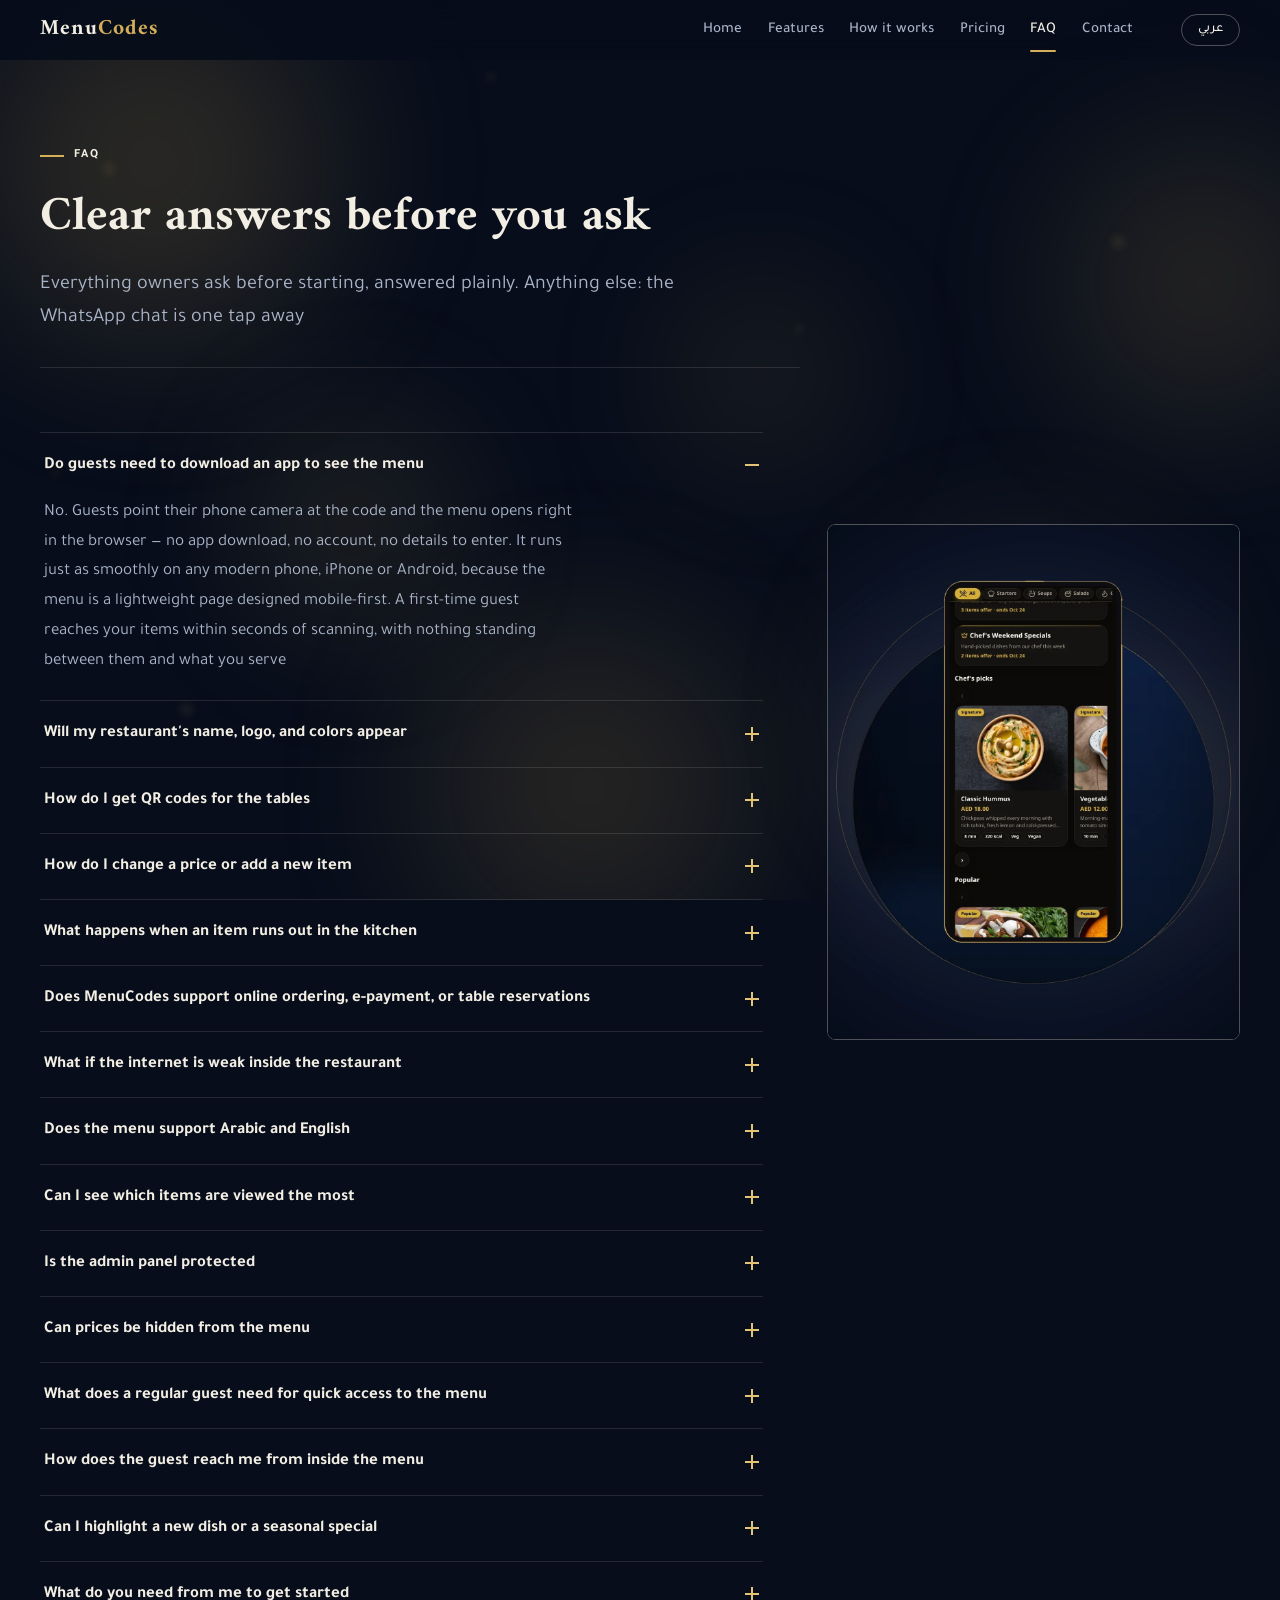
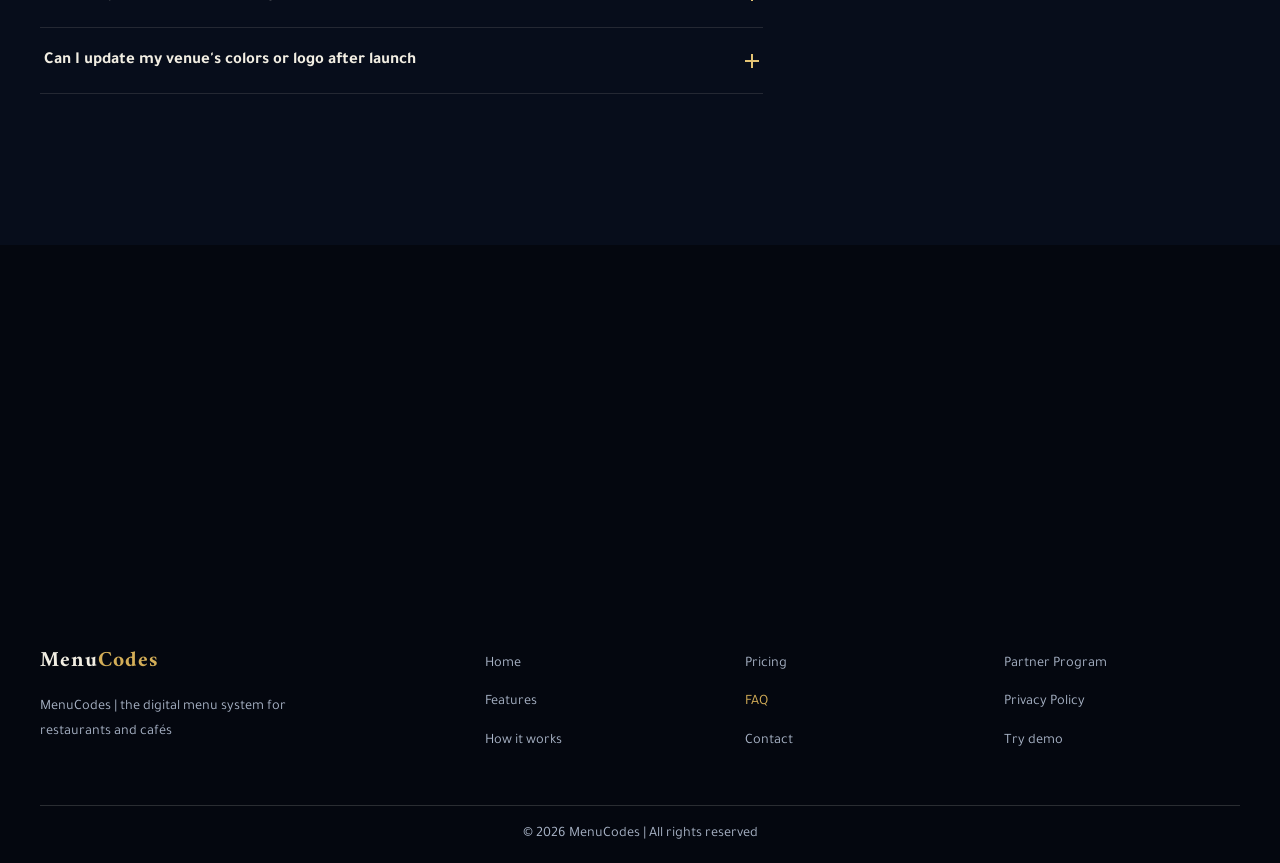
<file: faq/index.html>
<!DOCTYPE html>
<html lang="en" dir="ltr">
<head>
<meta charset="UTF-8">
<script src="../assets/js/boot.js"></script>
<meta name="viewport" content="width=device-width, initial-scale=1">
<meta name="robots" content="index, follow">
<title data-i18n="pages.faq.page_title">FAQ | Digital QR Menu Questions | MenuCodes</title>
<meta name="description" data-i18n-attr="content:pages.faq.meta_description" content="MenuCodes answers the most common QR menu questions: apps, Arabic and English, price updates, venue identity, offers and admin panel security">
<meta name="keywords" data-i18n-attr="content:pages.faq.meta_keywords" content="digital menu FAQ, QR menu questions for restaurants, cafe QR menu questions">
<link rel="canonical" href="./" data-abs-url="href">
<link rel="alternate" hreflang="en" href="./" data-abs-url="href">
<link rel="alternate" hreflang="ar" href="./" data-abs-url="href">
<link rel="alternate" hreflang="x-default" href="./" data-abs-url="href">
<meta property="og:type" content="website">
<meta property="og:site_name" content="MenuCodes">
<meta property="og:locale" content="en_US">
<meta property="og:locale:alternate" content="ar_AR">
<meta property="og:title" data-i18n-attr="content:pages.faq.page_title" content="FAQ | Digital QR Menu Questions | MenuCodes">
<meta property="og:description" data-i18n-attr="content:pages.faq.meta_description" content="MenuCodes answers the most common QR menu questions: apps, Arabic and English, price updates, venue identity, offers and admin panel security">
<meta property="og:url" content="./" data-abs-url="content">
<meta property="og:image" content="../images/hero-faq.webp" data-abs-url="content">
<meta property="og:image:width" content="1600">
<meta property="og:image:height" content="1200">
<meta property="og:image:type" content="image/webp">
<meta property="og:image:alt" data-i18n-attr="content:pages.faq.seo.og_image_alt" content="MenuCodes table QR code generator on a smartphone">
<meta name="twitter:image" content="../images/hero-faq.webp" data-abs-url="content">
<meta name="twitter:image:alt" data-i18n-attr="content:pages.faq.seo.og_image_alt" content="MenuCodes table QR code generator on a smartphone">
<meta name="twitter:card" content="summary_large_image">
<meta name="twitter:title" data-i18n-attr="content:pages.faq.page_title" content="FAQ | Digital QR Menu Questions | MenuCodes">
<meta name="twitter:description" data-i18n-attr="content:pages.faq.meta_description" content="MenuCodes answers the most common QR menu questions: apps, Arabic and English, price updates, venue identity, offers and admin panel security">
<meta name="theme-color" content="#0B1B33">
<meta name="referrer" content="strict-origin-when-cross-origin">
<script type="application/ld+json" id="mcFaqSchema">
{"@context": "https://schema.org", "@type": "FAQPage", "inLanguage": "en", "mainEntity": [{"@type": "Question", "name": "Do guests need to download an app to see the menu", "acceptedAnswer": {"@type": "Answer", "text": "No. Guests point their phone camera at the code and the menu opens right in the browser — no app download, no account, no details to enter. It runs just as smoothly on any modern phone, iPhone or Android, because the menu is a lightweight page designed mobile-first. A first-time guest reaches your items within seconds of scanning, with nothing standing between them and what you serve"}}, {"@type": "Question", "name": "Will my restaurant's name, logo, and colors appear", "acceptedAnswer": {"@type": "Answer", "text": "Yes, with a full white-label identity: your restaurant's name, logo, colors, and fonts appear on every menu screen — from the categories page to each item card — and even the QR codes are generated in your visual identity. Guests never see any other name or mark but your business's, so the menu feels designed for you from scratch"}}, {"@type": "Question", "name": "How do I get QR codes for the tables", "acceptedAnswer": {"@type": "Answer", "text": "We generate them for you from the QR studio built into the admin panel, in your restaurant's visual identity: a dedicated code per table — table 5, table 12, and so on — in eight elegant designs you choose from to match your venue's atmosphere. The codes download in print quality for your tables or elegant frames, and you can regenerate and download them whenever you need. Each code is tied to its table, so the analytics show you which tables guests engage with most"}}, {"@type": "Question", "name": "How do I change a price or add a new item", "acceptedAnswer": {"@type": "Answer", "text": "Straight from your own admin panel: edit the price or add the new item with its photo and bilingual description, and it appears for guests on their phones instantly — even mid-service. No reprinting, no waiting on a designer or developer, no outdated copies left in guests' hands. The menu guests see is always the latest version of your menu"}}, {"@type": "Question", "name": "What happens when an item runs out in the kitchen", "acceptedAnswer": {"@type": "Answer", "text": "You disable it with one tap from the panel, and it vanishes from the guest experience instantly. You can also choose to hide it automatically from the guest menu instead of showing it crossed out — so no guest orders something unavailable and no waiter is put on the spot apologizing. When it's back, one tap brings it back too, returning to its place in the menu as before. This simply keeps your menu honest in front of your guests, always"}}, {"@type": "Question", "name": "Does MenuCodes support online ordering, e-payment, or table reservations", "acceptedAnswer": {"@type": "Answer", "text": "No. MenuCodes is a specialized digital menu system — no online ordering, no e-payment, no table reservations, because that focus is what makes it excellent at what it was built for: presenting your menu in the best possible light. Instead, the contact card built into the menu lets guests call you or message you on WhatsApp directly — so the conversation starts the moment a dish catches their eye, and the relationship stays directly between you and your guest"}}, {"@type": "Question", "name": "What if the internet is weak inside the restaurant", "acceptedAnswer": {"@type": "Answer", "text": "The menu is a lightweight version cached on the phone, so it opens even on a weak connection without waiting — no long loading screens, no error messages to embarrass you in front of guests. Even if the internet drops briefly after opening, the content stays visible and guests keep browsing normally. The menu is designed for real restaurant conditions, not perfect ones"}}, {"@type": "Question", "name": "Does the menu support Arabic and English", "acceptedAnswer": {"@type": "Answer", "text": "Yes, a clear AR/EN button flips the entire menu — items, prices, descriptions, even the reading direction — between both languages with full bidirectional support. And MenuCodes remembers each guest's choice on their phone, reopening the menu in their preferred language on the next visit automatically, no need to switch again. Every guest feels the menu was designed in their own language"}}, {"@type": "Question", "name": "Can I see which items are viewed the most", "acceptedAnswer": {"@type": "Answer", "text": "Yes, analytics inside the admin panel show view counts, most-viewed items, and QR scans per table, plus language and device breakdowns. You'll know which dishes truly attract guests and which tables get the most engagement — so you spotlight what deserves it and rethink what goes unseen. Your menu decisions become grounded in your guests' real behavior, not guesswork"}}, {"@type": "Question", "name": "Is the admin panel protected", "acceptedAnswer": {"@type": "Answer", "text": "Yes, login protected by a password you choose and can change anytime, with emergency recovery codes you keep somewhere safe, and the ability to sign out any open sessions on other devices with one tap. Your menu data and prices are reached by no one but you — not guests, not anyone else"}}, {"@type": "Question", "name": "Can prices be hidden from the menu", "acceptedAnswer": {"@type": "Answer", "text": "Yes, a setting hides prices from the guest menu whenever you want — handy for private events, tasting menus, or functions where the price is agreed in advance, for example. The same option brings them back anytime. The menu stays complete in all its elegance — items, photos, descriptions — with no price shown"}}, {"@type": "Question", "name": "What does a regular guest need for quick access to the menu", "acceptedAnswer": {"@type": "Answer", "text": "A clear install button adds the menu as an icon on their phone screen — alongside their usual apps — so they open it with one tap on future visits without scanning again. A regular guest effectively becomes a permanent carrier of your menu on their phone, sometimes browsing your new items before they even reach their table"}}, {"@type": "Question", "name": "How does the guest reach me from inside the menu", "acceptedAnswer": {"@type": "Answer", "text": "Through the contact card built into the menu: your phone number for direct calls, a WhatsApp button opening a chat with a ready message, a Google Maps link guiding guests to your location, and your working hours — all in one place the guest reaches easily from inside the menu. Guests never hunt for your number elsewhere: reaching you is part of the menu experience itself"}}, {"@type": "Question", "name": "Can I highlight a new dish or a seasonal special", "acceptedAnswer": {"@type": "Answer", "text": "Yes. Item badges — chef's pick, signature, seasonal, new — mark your standout dishes with a colored badge on the item photo, catching the guest's eye before they even start browsing. From the panel you control which show and which stay hidden, and when each badge starts and ends — so the seasonal dish appears only in its season, and the new dish carries its badge until it becomes a favorite"}}, {"@type": "Question", "name": "What do you need from me to get started", "acceptedAnswer": {"@type": "Answer", "text": "Your business type and location, your items with prices organized into categories, and your logo and photos if they're ready — and if not, we guide you on what to prepare. We enter everything at once and hand you a menu ready to work from day one — and anything new later, a new item, a better photo, or an extra category, you add yourself from the admin panel without coming back to us"}}, {"@type": "Question", "name": "Can I update my venue's colors or logo after launch", "acceptedAnswer": {"@type": "Answer", "text": "Yes. Your business's identity — colors, logo, contact details — lives in the owner settings, so it can be refreshed anytime without touching the menu content: change the logo or brand colors and the change reflects on the guest menu instantly. And even your printed QR codes stay perfectly valid, because the code points to your menu, not to its design. Your brand evolves, and your menu evolves with it — no reprinting"}}]}
</script>
<script type="application/ld+json">
{"@context":"https://schema.org","@type":"BreadcrumbList","itemListElement":[{"@type":"ListItem","position":1,"name":"Home","item":"https://__SITE_HOST__/"},{"@type":"ListItem","position":2,"name":"FAQ","item":"https://__SITE_HOST__/faq/"}]}
</script>
<script type="application/ld+json">
{"@context": "https://schema.org", "@type": "WebPage", "name": "FAQ | Digital QR Menu Questions | MenuCodes", "url": "https://__SITE_HOST__/faq/", "description": "MenuCodes answers the most common QR menu questions: apps, Arabic and English, price updates, venue identity, offers and admin panel security", "inLanguage": ["en", "ar"], "isPartOf": {"@type": "WebSite", "name": "MenuCodes", "url": "https://__SITE_HOST__/"}, "publisher": {"@type": "Organization", "name": "MenuCodes", "url": "https://__SITE_HOST__/", "logo": "https://__SITE_HOST__/images/apple-touch-icon.png"}, "primaryImageOfPage": {"@type": "ImageObject", "url": "https://__SITE_HOST__/images/hero-faq.webp", "width": 1600, "height": 1200}}
</script>
<link rel="icon" type="image/svg+xml" href="../images/favicon.svg">
<link rel="icon" href="../images/favicon.ico" sizes="any">
<link rel="icon" type="image/png" sizes="48x48" href="../images/favicon-48.png">
<link rel="icon" type="image/png" sizes="96x96" href="../images/favicon-96.png">
<link rel="icon" type="image/png" sizes="16x16" href="../images/favicon-16.png">
<link rel="icon" type="image/png" sizes="32x32" href="../images/favicon-32.png">
<link rel="icon" type="image/png" sizes="180x180" href="../images/favicon-180.png">
<link rel="icon" type="image/png" sizes="192x192" href="../images/favicon-192.png">
<link rel="apple-touch-icon" href="../images/apple-touch-icon.png">
<link rel="manifest" href="../site.webmanifest">
<link rel="preconnect" href="https://fonts.googleapis.com">
<link rel="preconnect" href="https://fonts.gstatic.com" crossorigin>
<link href="https://fonts.googleapis.com/css2?family=Amiri:wght@400;700&family=Tajawal:wght@400;500;700&display=swap" rel="stylesheet">
<link rel="stylesheet" href="../assets/css/main.css">
<noscript><style>.reveal{opacity:1!important;transform:none!important;filter:none!important;transition:none!important}html:not([data-i18n-ready]) body{visibility:visible!important}</style></noscript>
</head>
<body>
<a class="skip-link" href="#main" data-i18n="aria.skip_link">Skip to main content</a>
<svg class="mc-symbols" aria-hidden="true" focusable="false">
<defs>
<symbol id="mc-wa" viewBox="0 0 24 24" fill="currentColor"><path d="M12 2.5A9.5 9.5 0 0 0 3.7 16.6L2.5 21.5l5-1.2A9.5 9.5 0 1 0 12 2.5Zm0 17.3a7.8 7.8 0 0 1-4-1.1l-.3-.2-2.9.7.8-2.8-.2-.3a7.8 7.8 0 1 1 6.6 3.7Zm4.3-5.8c-.2-.1-1.4-.7-1.6-.8-.2-.1-.4-.1-.6.1l-.7.9c-.1.2-.3.2-.5.1a6.4 6.4 0 0 1-3.2-2.8c-.2-.4 0-.5.1-.6l.4-.5c.1-.2.1-.3 0-.5l-.8-1.8c-.2-.5-.4-.4-.6-.4h-.5c-.2 0-.5.2-.7.3-.9.9-1 2.4 0 3.9 1.2 1.8 2.9 3.2 4.9 4.3.7.3 1.2.5 1.6.6.7.2 1.3.2 1.8.1.6-.1 1.4-.6 1.6-1.2.2-.6.2-1 .1-1.2 0-.1-.2-.1-.4-.2Z"/></symbol>
</defs>
</svg>
<header class="site-head">
  <div class="container site-head__inner">
    <a class="brand" href="../"><span class="brand__word">Menu<span class="brand__codes">Codes</span></span></a>
    <nav class="site-nav" aria-label="MenuCodes">
      <a href="../" data-i18n="shared.nav.index">Home</a><a href="../features/" data-i18n="shared.nav.features">Features</a><a href="../how-it-works/" data-i18n="shared.nav.how-it-works">How it works</a><a href="../pricing/" data-i18n="shared.nav.pricing">Pricing</a><a href="./" aria-current="page" data-i18n="shared.nav.faq">FAQ</a><a href="../contact/" data-i18n="shared.nav.contact">Contact</a>
    </nav>
    <div class="site-head__actions">
      <button id="langToggle" class="lang-toggle" type="button" data-i18n-attr="aria-label:aria.lang_switch" aria-label="Switch language">عربي</button>
    </div>
    <button class="nav-toggle" type="button" aria-expanded="false" aria-controls="mobileNav" data-i18n-attr="aria-label:aria.nav_open" aria-label="Open the navigation menu"><span class="nav-toggle__bar"></span><span class="nav-toggle__bar"></span></button>
  </div>
</header>
<div class="mobile-nav" id="mobileNav">
  <div class="container">
    <a class="mobile-nav__link" href="../" data-i18n="shared.nav.index">Home</a><a class="mobile-nav__link" href="../features/" data-i18n="shared.nav.features">Features</a><a class="mobile-nav__link" href="../how-it-works/" data-i18n="shared.nav.how-it-works">How it works</a><a class="mobile-nav__link" href="../pricing/" data-i18n="shared.nav.pricing">Pricing</a><a class="mobile-nav__link" href="./" aria-current="page" data-i18n="shared.nav.faq">FAQ</a><a class="mobile-nav__link" href="../contact/" data-i18n="shared.nav.contact">Contact</a>
    <div class="mobile-nav__actions">
      <button class="lang-toggle" type="button" data-lang-toggle-alt data-i18n-attr="aria-label:aria.lang_switch" aria-label="Switch language">عربي</button>
    </div>
  </div>
</div>
<main id="main">
<section class="hero--page">
  <div class="container"><div class="hero--page__inner">
    <p class="kicker reveal" data-i18n="pages.faq.hero.kicker">FAQ</p>
    <h1 class="reveal rd-5" data-i18n="pages.faq.hero.heading">Clear answers before you ask</h1>
    <p class="lead reveal rd-10" data-i18n="pages.faq.hero.intro">Everything owners ask before starting, answered plainly. Anything else: the WhatsApp chat is one tap away</p>
    <hr class="rule">
  </div></div>
</section><section class="section section--flush-top">
  <div class="container faq-layout">
    <div class="acc-group">
      <div class="acc">
<div class="acc__item" data-open="true">
  <h3 class="acc__heading"><button type="button" class="acc__button" id="faq-btn-1" aria-expanded="true" aria-controls="faq-panel-1"><span data-i18n="pages.faq.items.1.q">Do guests need to download an app to see the menu</span><span class="acc__icon" aria-hidden="true"></span></button></h3>
  <div class="acc__panel" id="faq-panel-1" role="region" aria-labelledby="faq-btn-1"><div class="acc__panel-inner"><p data-i18n="pages.faq.items.1.a">No, a single scan with the phone camera opens the menu directly in the browser, with no app and no account</p></div></div>
</div>
<div class="acc__item" data-open="false">
  <h3 class="acc__heading"><button type="button" class="acc__button" id="faq-btn-2" aria-expanded="false" aria-controls="faq-panel-2"><span data-i18n="pages.faq.items.2.q">Will my restaurant&#x27;s name, logo, and colors appear</span><span class="acc__icon" aria-hidden="true"></span></button></h3>
  <div class="acc__panel" id="faq-panel-2" role="region" aria-labelledby="faq-btn-2"><div class="acc__panel-inner"><p data-i18n="pages.faq.items.2.a">Yes, a full white-label identity: your name, logo, colors, and fonts on every screen, and even the QR codes are generated in your identity</p></div></div>
</div>
<div class="acc__item" data-open="false">
  <h3 class="acc__heading"><button type="button" class="acc__button" id="faq-btn-3" aria-expanded="false" aria-controls="faq-panel-3"><span data-i18n="pages.faq.items.3.q">How do I get QR codes for the tables</span><span class="acc__icon" aria-hidden="true"></span></button></h3>
  <div class="acc__panel" id="faq-panel-3" role="region" aria-labelledby="faq-btn-3"><div class="acc__panel-inner"><p data-i18n="pages.faq.items.3.a">We generate them for you from the QR studio in your restaurant&#x27;s identity: a dedicated code for each table, in eight styles, ready to download in print quality</p></div></div>
</div>
<div class="acc__item" data-open="false">
  <h3 class="acc__heading"><button type="button" class="acc__button" id="faq-btn-4" aria-expanded="false" aria-controls="faq-panel-4"><span data-i18n="pages.faq.items.4.q">How do I change a price or add a new item</span><span class="acc__icon" aria-hidden="true"></span></button></h3>
  <div class="acc__panel" id="faq-panel-4" role="region" aria-labelledby="faq-btn-4"><div class="acc__panel-inner"><p data-i18n="pages.faq.items.4.a">From your own admin panel, the change appears for guests instantly, with no reprinting and no waiting on anyone</p></div></div>
</div>
<div class="acc__item" data-open="false">
  <h3 class="acc__heading"><button type="button" class="acc__button" id="faq-btn-5" aria-expanded="false" aria-controls="faq-panel-5"><span data-i18n="pages.faq.items.5.q">What happens when an item runs out in the kitchen</span><span class="acc__icon" aria-hidden="true"></span></button></h3>
  <div class="acc__panel" id="faq-panel-5" role="region" aria-labelledby="faq-btn-5"><div class="acc__panel-inner"><p data-i18n="pages.faq.items.5.a">You disable it with one tap from the panel, with an option to hide it automatically from the guest menu instead of showing it crossed out</p></div></div>
</div>
<div class="acc__item" data-open="false">
  <h3 class="acc__heading"><button type="button" class="acc__button" id="faq-btn-6" aria-expanded="false" aria-controls="faq-panel-6"><span data-i18n="pages.faq.items.6.q">Does MenuCodes support online ordering, e-payment, or table reservations</span><span class="acc__icon" aria-hidden="true"></span></button></h3>
  <div class="acc__panel" id="faq-panel-6" role="region" aria-labelledby="faq-btn-6"><div class="acc__panel-inner"><p data-i18n="pages.faq.items.6.a">No. MenuCodes is a digital menu system and doesn&#x27;t include online ordering, e-payment, or table reservations. The contact card in the menu lets guests call you or message you on WhatsApp directly</p></div></div>
</div>
<div class="acc__item" data-open="false">
  <h3 class="acc__heading"><button type="button" class="acc__button" id="faq-btn-7" aria-expanded="false" aria-controls="faq-panel-7"><span data-i18n="pages.faq.items.7.q">What if the internet is weak inside the restaurant</span><span class="acc__icon" aria-hidden="true"></span></button></h3>
  <div class="acc__panel" id="faq-panel-7" role="region" aria-labelledby="faq-btn-7"><div class="acc__panel-inner"><p data-i18n="pages.faq.items.7.a">The menu is a static, cacheable version, so it opens even on a weak connection without waiting</p></div></div>
</div>
<div class="acc__item" data-open="false">
  <h3 class="acc__heading"><button type="button" class="acc__button" id="faq-btn-8" aria-expanded="false" aria-controls="faq-panel-8"><span data-i18n="pages.faq.items.8.q">Does the menu support Arabic and English</span><span class="acc__icon" aria-hidden="true"></span></button></h3>
  <div class="acc__panel" id="faq-panel-8" role="region" aria-labelledby="faq-btn-8"><div class="acc__panel-inner"><p data-i18n="pages.faq.items.8.a">Yes, a clear AR/EN button flips the entire menu — items, prices, descriptions, even the reading direction — between both languages with full bidirectional support. And MenuCodes remembers each guest&#x27;s choice on their phone, reopening the menu in their preferred language on the next visit automatically, no need to switch again. Every guest feels the menu was designed in their own language</p></div></div>
</div>
<div class="acc__item" data-open="false">
  <h3 class="acc__heading"><button type="button" class="acc__button" id="faq-btn-9" aria-expanded="false" aria-controls="faq-panel-9"><span data-i18n="pages.faq.items.9.q">Can I see which items are viewed the most</span><span class="acc__icon" aria-hidden="true"></span></button></h3>
  <div class="acc__panel" id="faq-panel-9" role="region" aria-labelledby="faq-btn-9"><div class="acc__panel-inner"><p data-i18n="pages.faq.items.9.a">Yes, analytics inside the admin panel show views, most-viewed items, QR scans per table, and language and device breakdowns</p></div></div>
</div>
<div class="acc__item" data-open="false">
  <h3 class="acc__heading"><button type="button" class="acc__button" id="faq-btn-10" aria-expanded="false" aria-controls="faq-panel-10"><span data-i18n="pages.faq.items.10.q">Is the admin panel protected</span><span class="acc__icon" aria-hidden="true"></span></button></h3>
  <div class="acc__panel" id="faq-panel-10" role="region" aria-labelledby="faq-btn-10"><div class="acc__panel-inner"><p data-i18n="pages.faq.items.10.a">Yes, protected login with password changes, recovery codes, and session sign-out</p></div></div>
</div>
<div class="acc__item" data-open="false">
  <h3 class="acc__heading"><button type="button" class="acc__button" id="faq-btn-11" aria-expanded="false" aria-controls="faq-panel-11"><span data-i18n="pages.faq.items.11.q">Can prices be hidden from the menu</span><span class="acc__icon" aria-hidden="true"></span></button></h3>
  <div class="acc__panel" id="faq-panel-11" role="region" aria-labelledby="faq-btn-11"><div class="acc__panel-inner"><p data-i18n="pages.faq.items.11.a">Yes, a setting hides prices from the guest menu whenever you want</p></div></div>
</div>
<div class="acc__item" data-open="false">
  <h3 class="acc__heading"><button type="button" class="acc__button" id="faq-btn-12" aria-expanded="false" aria-controls="faq-panel-12"><span data-i18n="pages.faq.items.12.q">What does a regular guest need for quick access to the menu</span><span class="acc__icon" aria-hidden="true"></span></button></h3>
  <div class="acc__panel" id="faq-panel-12" role="region" aria-labelledby="faq-btn-12"><div class="acc__panel-inner"><p data-i18n="pages.faq.items.12.a">An install button adds the menu as an icon on their phone screen, so they open it with one tap on future visits</p></div></div>
</div>
<div class="acc__item" data-open="false">
  <h3 class="acc__heading"><button type="button" class="acc__button" id="faq-btn-13" aria-expanded="false" aria-controls="faq-panel-13"><span data-i18n="pages.faq.items.13.q">How does the guest reach me from inside the menu</span><span class="acc__icon" aria-hidden="true"></span></button></h3>
  <div class="acc__panel" id="faq-panel-13" role="region" aria-labelledby="faq-btn-13"><div class="acc__panel-inner"><p data-i18n="pages.faq.items.13.a">Through the contact card built into the menu: your phone number, a WhatsApp button with a ready message, a maps link, and your working hours, all in one place</p></div></div>
</div>
<div class="acc__item" data-open="false">
  <h3 class="acc__heading"><button type="button" class="acc__button" id="faq-btn-14" aria-expanded="false" aria-controls="faq-panel-14"><span data-i18n="pages.faq.items.14.q">Can I highlight a new dish or a seasonal special</span><span class="acc__icon" aria-hidden="true"></span></button></h3>
  <div class="acc__panel" id="faq-panel-14" role="region" aria-labelledby="faq-btn-14"><div class="acc__panel-inner"><p data-i18n="pages.faq.items.14.a">Yes. Item badges like chef&#x27;s pick, signature, and seasonal mark your standout dishes, and you control what shows and what stays hidden</p></div></div>
</div>
<div class="acc__item" data-open="false">
  <h3 class="acc__heading"><button type="button" class="acc__button" id="faq-btn-15" aria-expanded="false" aria-controls="faq-panel-15"><span data-i18n="pages.faq.items.15.q">What do you need from me to get started</span><span class="acc__icon" aria-hidden="true"></span></button></h3>
  <div class="acc__panel" id="faq-panel-15" role="region" aria-labelledby="faq-btn-15"><div class="acc__panel-inner"><p data-i18n="pages.faq.items.15.a">Your business type and location, your items and prices, and your logo and photos if they are ready. We enter everything at once, and anything missing can be added later from the admin panel</p></div></div>
</div>
<div class="acc__item" data-open="false">
  <h3 class="acc__heading"><button type="button" class="acc__button" id="faq-btn-16" aria-expanded="false" aria-controls="faq-panel-16"><span data-i18n="pages.faq.items.16.q">Can I update my venue&#x27;s colors or logo after launch</span><span class="acc__icon" aria-hidden="true"></span></button></h3>
  <div class="acc__panel" id="faq-panel-16" role="region" aria-labelledby="faq-btn-16"><div class="acc__panel-inner"><p data-i18n="pages.faq.items.16.a">Yes. Your business&#x27;s identity lives in the owner settings, so colors, logo, and details can be refreshed anytime without touching the menu content</p></div></div>
</div>
      </div>
    </div>
    <aside class="faq-layout__side reveal">
      <picture>
  <source srcset="../images/craft-texture.webp" type="image/webp">
  <img src="../images/craft-texture.webp" width="1200" height="1500" loading="lazy" decoding="async" data-i18n-attr="alt:images.craft_section.alt" alt="Smartphone mockup showing the chef&#x27;s picks carousel in the MenuCodes digital menu">
</picture>
    </aside>
  </div>
</section>
<section class="section cta-band">
  <div class="container">
    <p class="reveal rd-5" data-i18n="pages.faq.closing_cta.copy">Another question: message us on WhatsApp</p>
    <div class="cta-band__actions reveal rd-10">
      <a href="https://wa.me/15551234567" class="btn btn--whatsapp btn--lg" data-wa data-wa-text="whatsapp.pretext.contact" target="_blank" rel="noopener noreferrer"><svg class="btn__icon" aria-hidden="true" focusable="false"><use href="#mc-wa"/></svg><span data-i18n="pages.faq.closing_cta.button">Ask your question on WhatsApp</span></a>
    </div>
    <p class="cta-band__note reveal rd-15" data-i18n="pages.faq.closing_cta.note">Ask in Arabic or English, we answer in your language</p>
  </div>
</section>
</main>
<footer class="site-foot">
  <div class="container">
    <div class="site-foot__grid">
      <div>
        <a class="brand brand--on-dark" href="../"><span class="brand__word">Menu<span class="brand__codes">Codes</span></span></a>
        <p class="site-foot__tagline" data-i18n="shared.footer_tagline">MenuCodes | the digital menu system for restaurants and cafés</p>
      </div>
      <nav class="site-foot__nav" aria-label="MenuCodes">
        <ul class="site-foot__links">
          <li><a href="../" data-i18n="shared.nav.index">Home</a></li>
          <li><a href="../features/" data-i18n="shared.nav.features">Features</a></li>
          <li><a href="../how-it-works/" data-i18n="shared.nav.how-it-works">How it works</a></li>
        </ul>
        <ul class="site-foot__links">
          <li><a href="../pricing/" data-i18n="shared.nav.pricing">Pricing</a></li>
          <li><a href="../faq/" aria-current="page" data-i18n="shared.nav.faq">FAQ</a></li>
          <li><a href="../contact/" data-i18n="shared.nav.contact">Contact</a></li>
        </ul>
        <ul class="site-foot__links">
          <li><a href="../partners/" data-i18n="pages.partners.footer.nav.program">Partner Program</a></li>
          <li><a href="../privacy/" data-i18n="pages.partners.footer.nav.privacy">Privacy Policy</a></li>
          <li><a href="#" data-demo-link data-i18n="shared.footer.demo" target="_blank" rel="noopener">Try demo</a></li>
        </ul>
      </nav>
    </div>
    <div class="site-foot__bar">
      <a href="/staff-login" class="hp-link" data-hp-link tabindex="-1" aria-hidden="true">staff login</a>
      <span data-i18n="shared.footer_rights">© 2026 MenuCodes | All rights reserved</span>
    </div>
  </div>
</footer>
<script src="../assets/js/dictionary.js"></script>
<script src="../assets/js/i18n.js"></script>
<script src="../assets/js/main.js"></script>
</body>
</html>
</file>
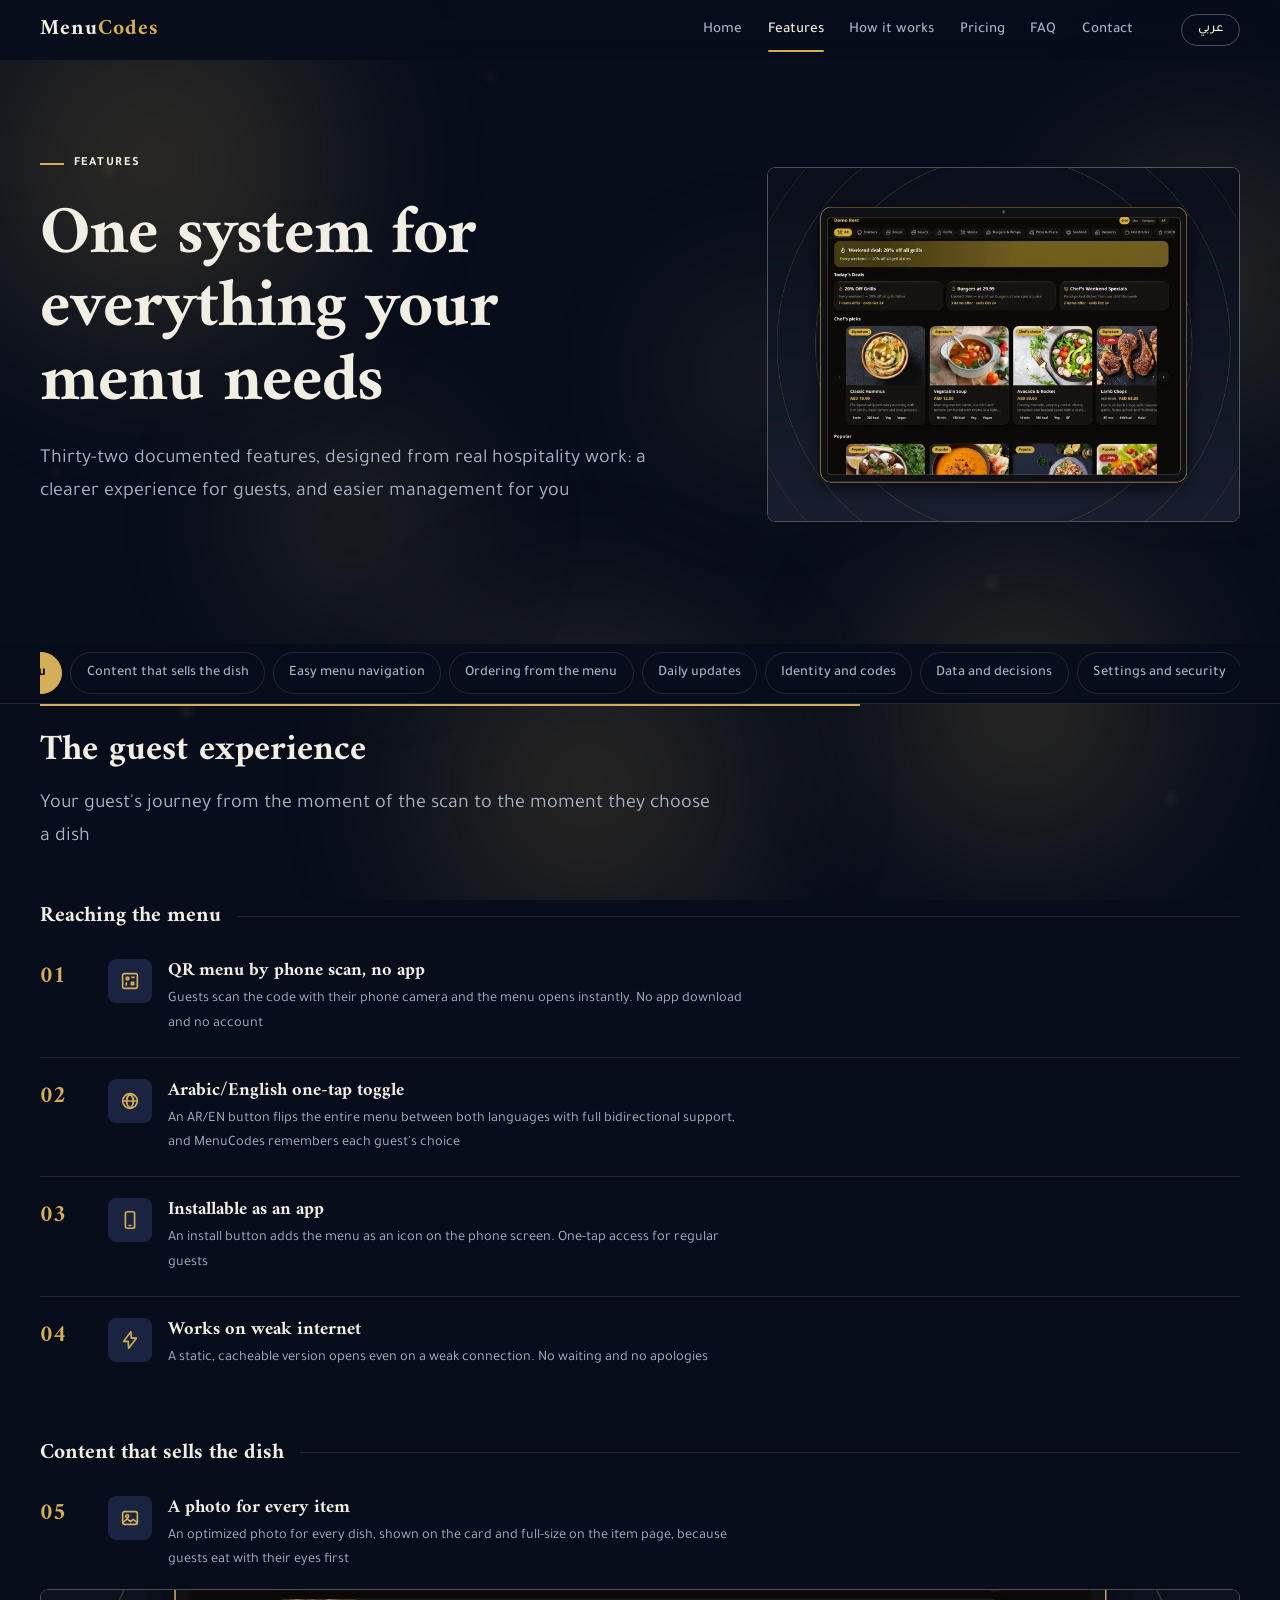
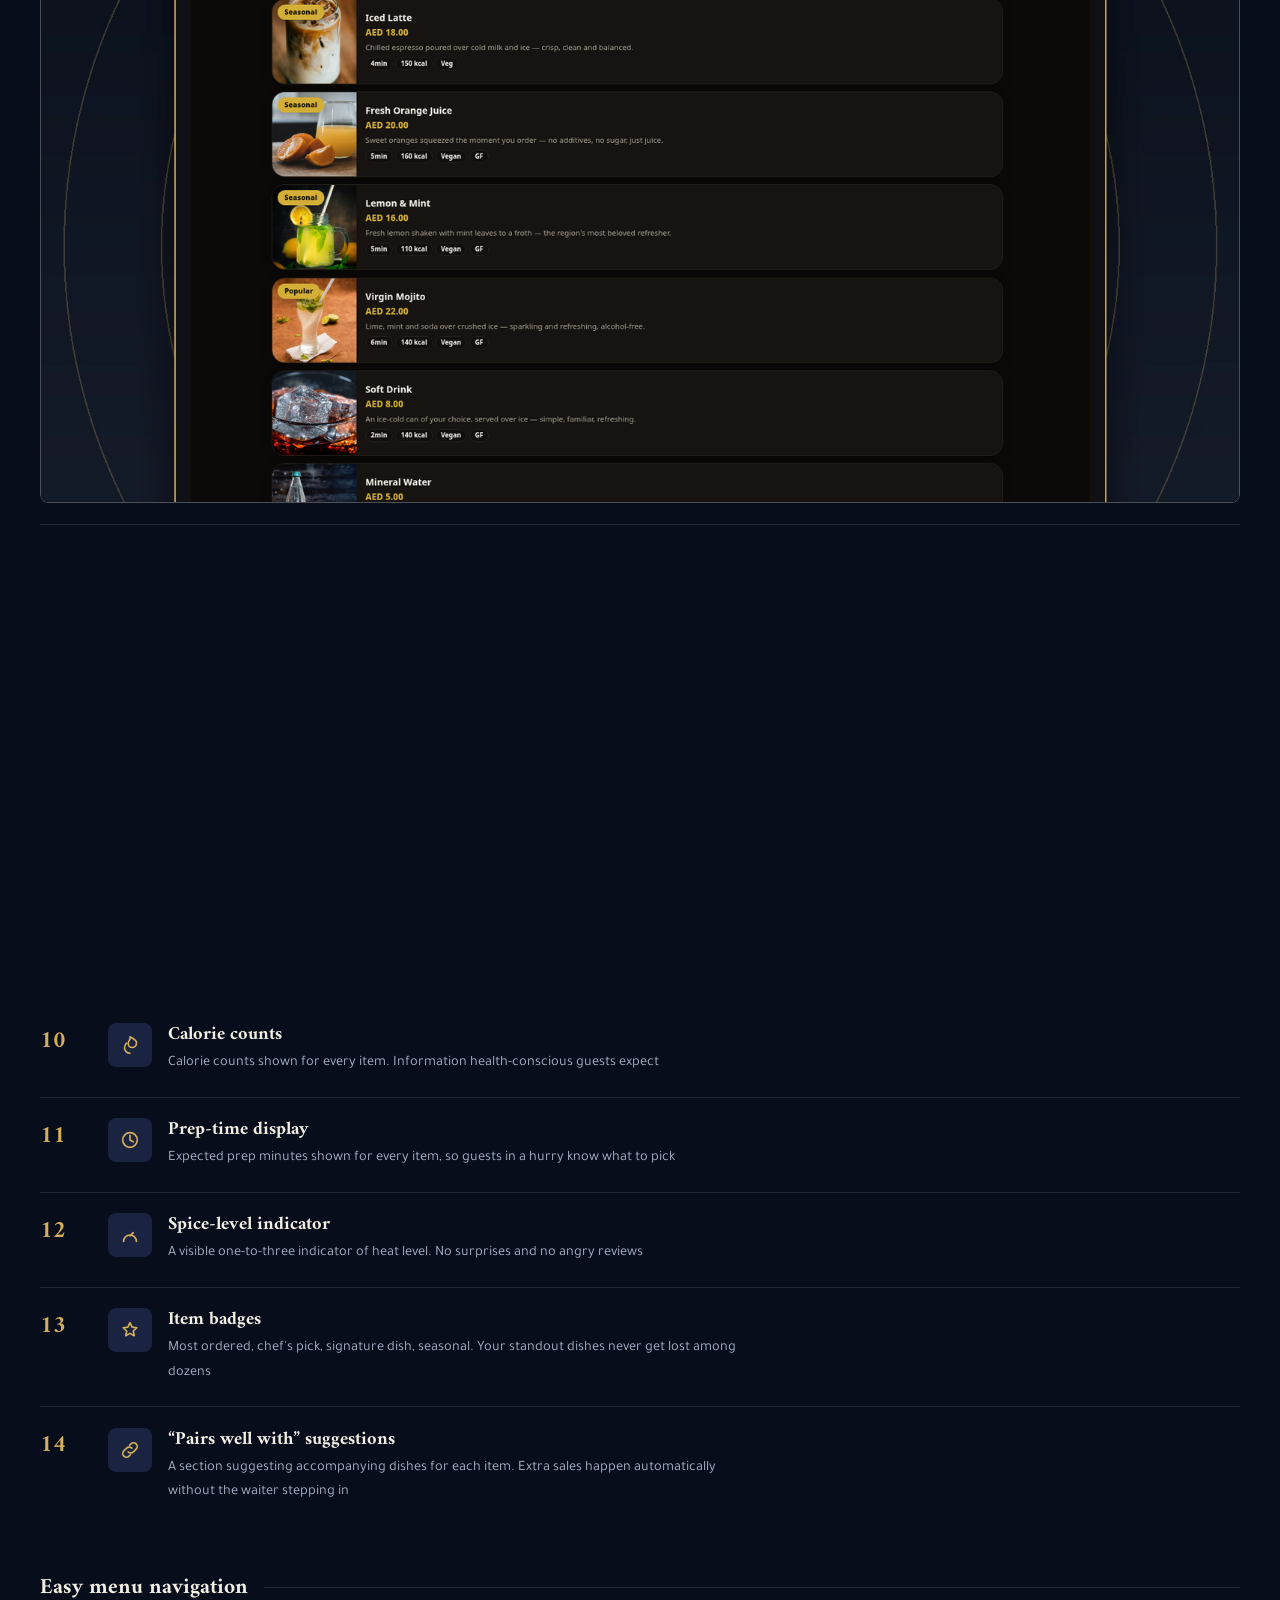
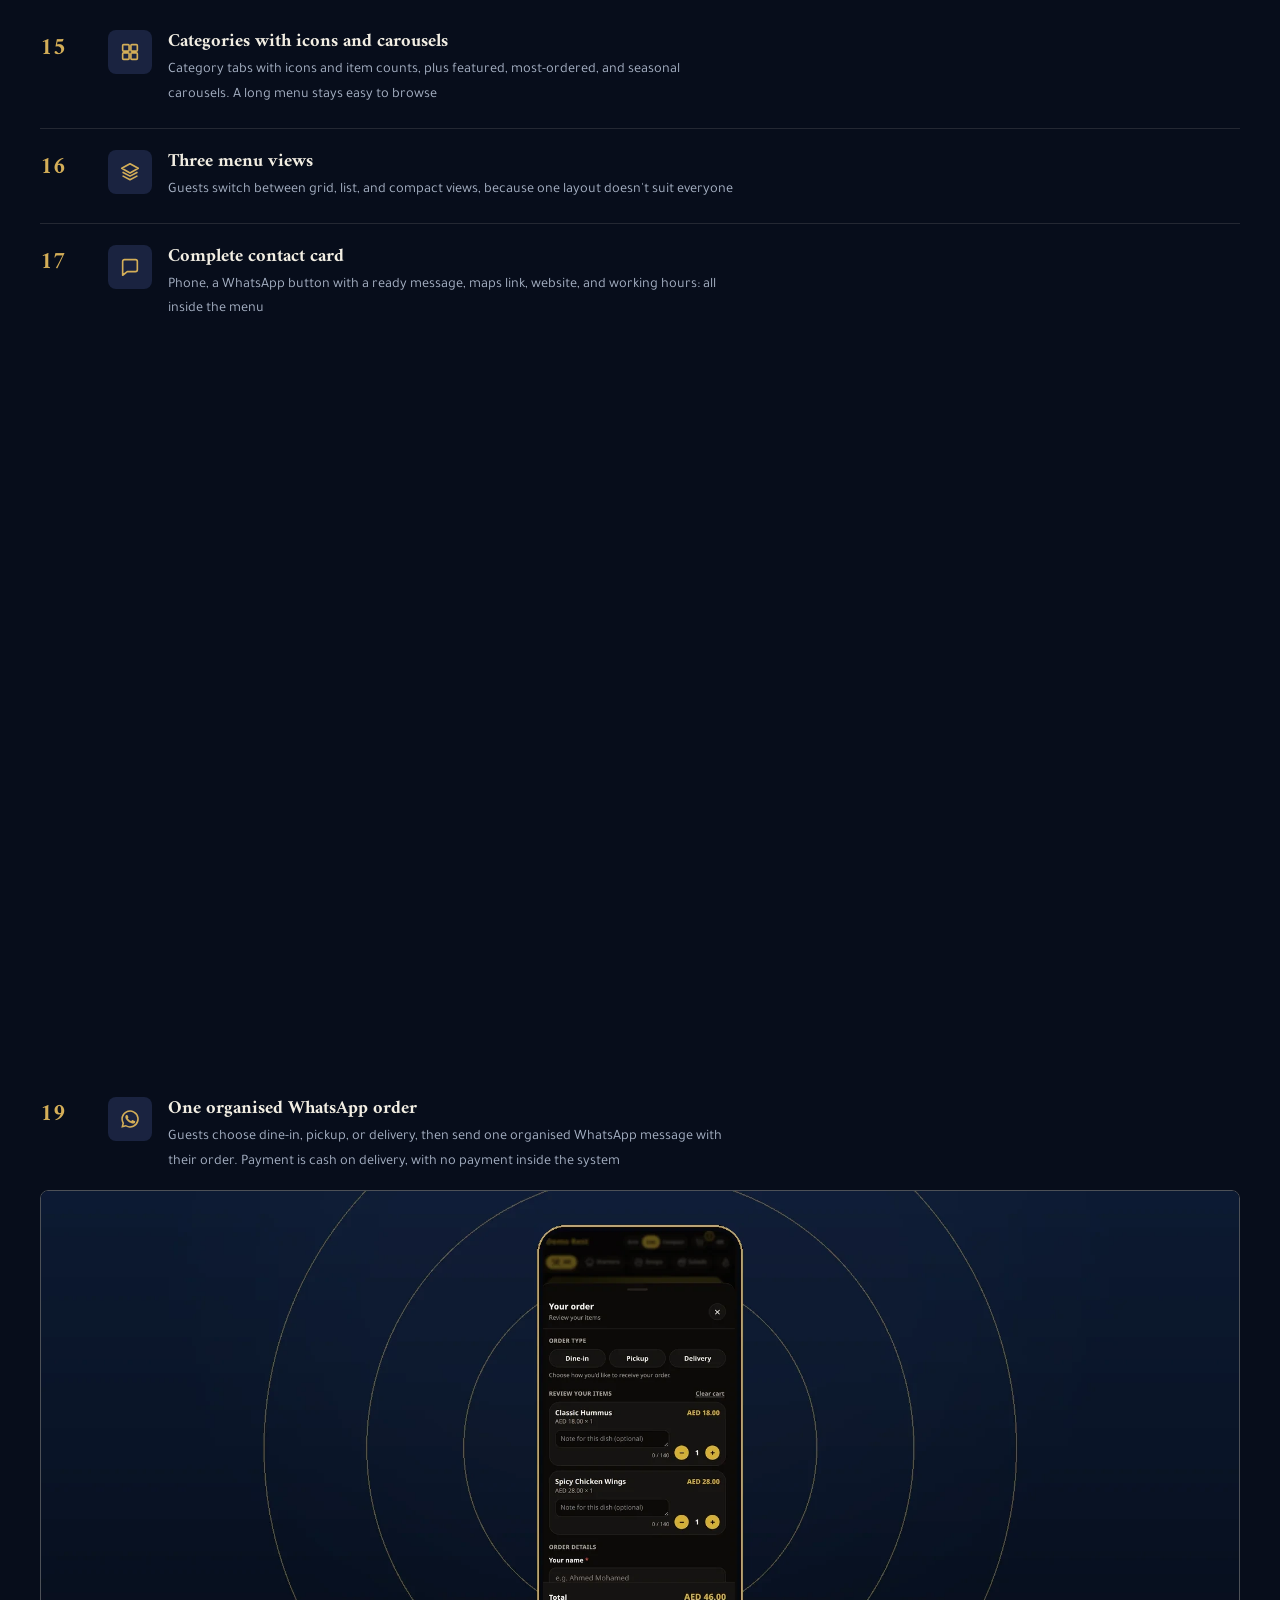
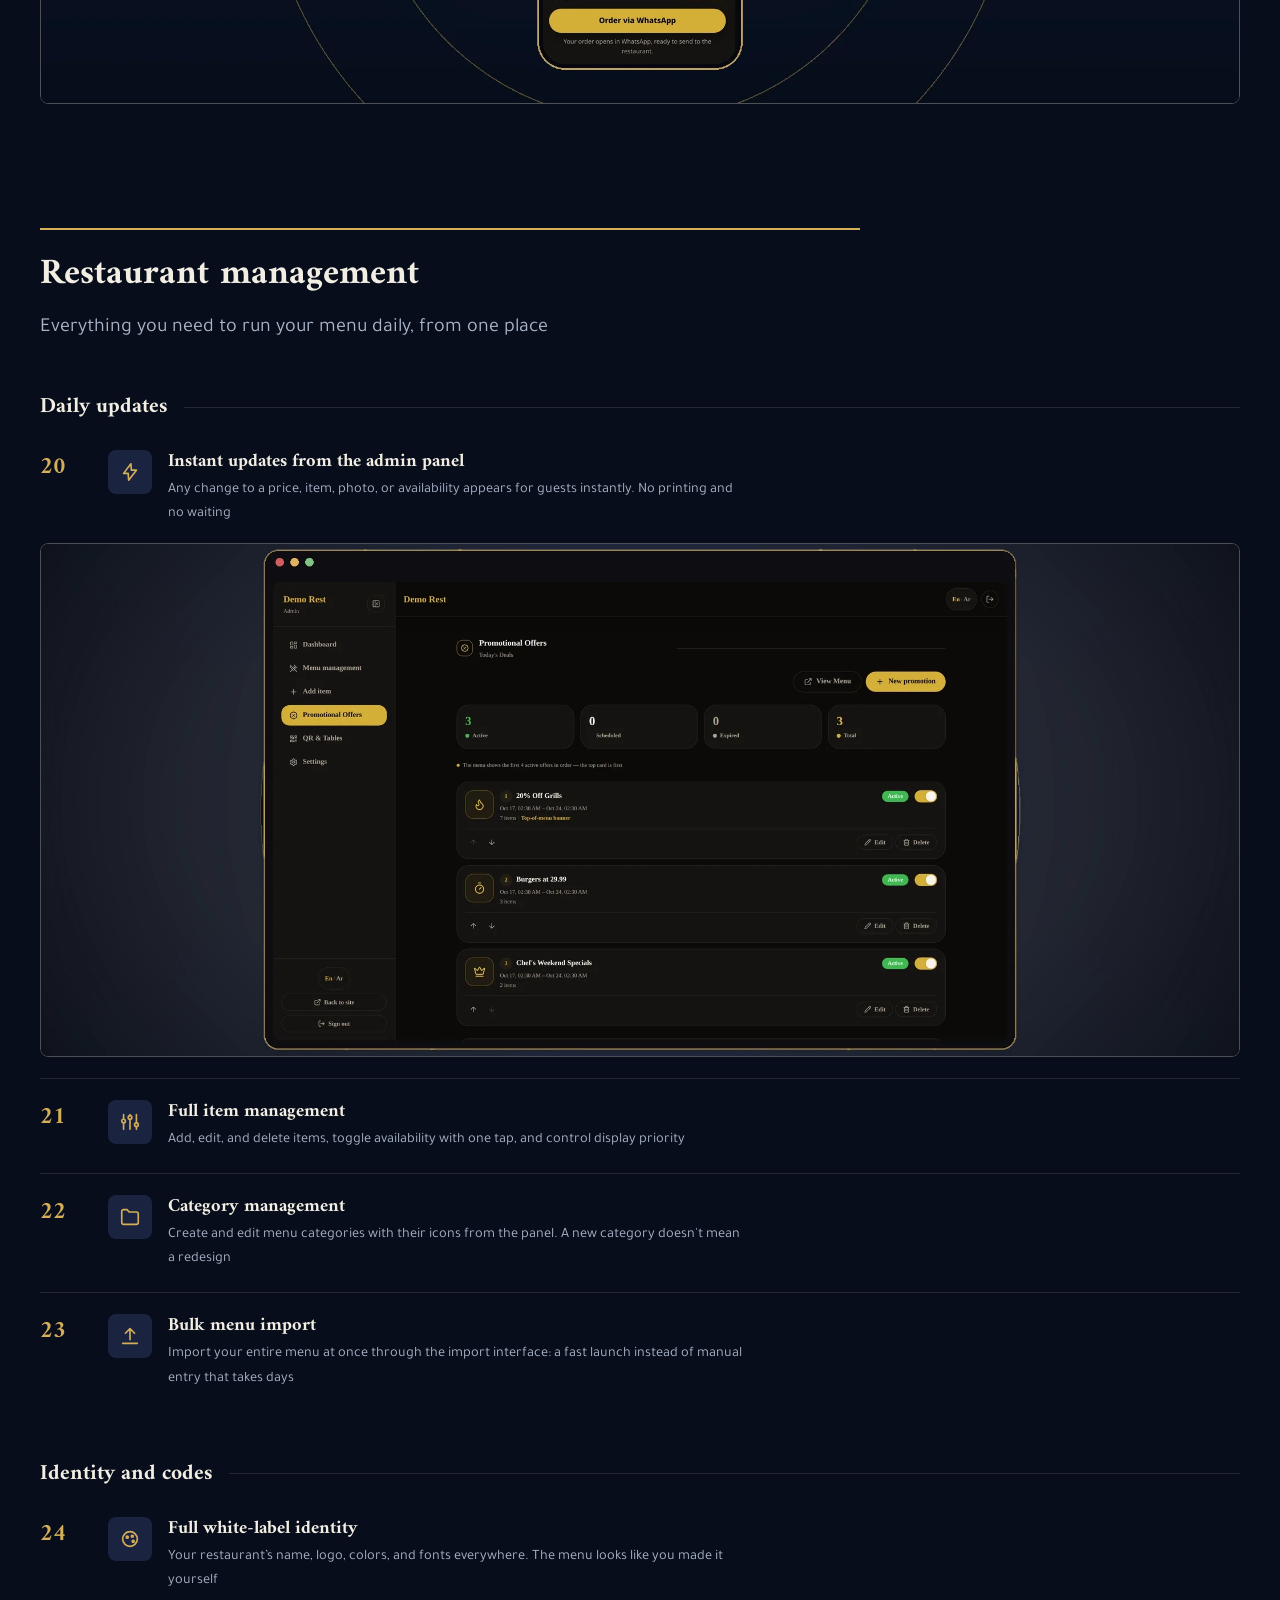
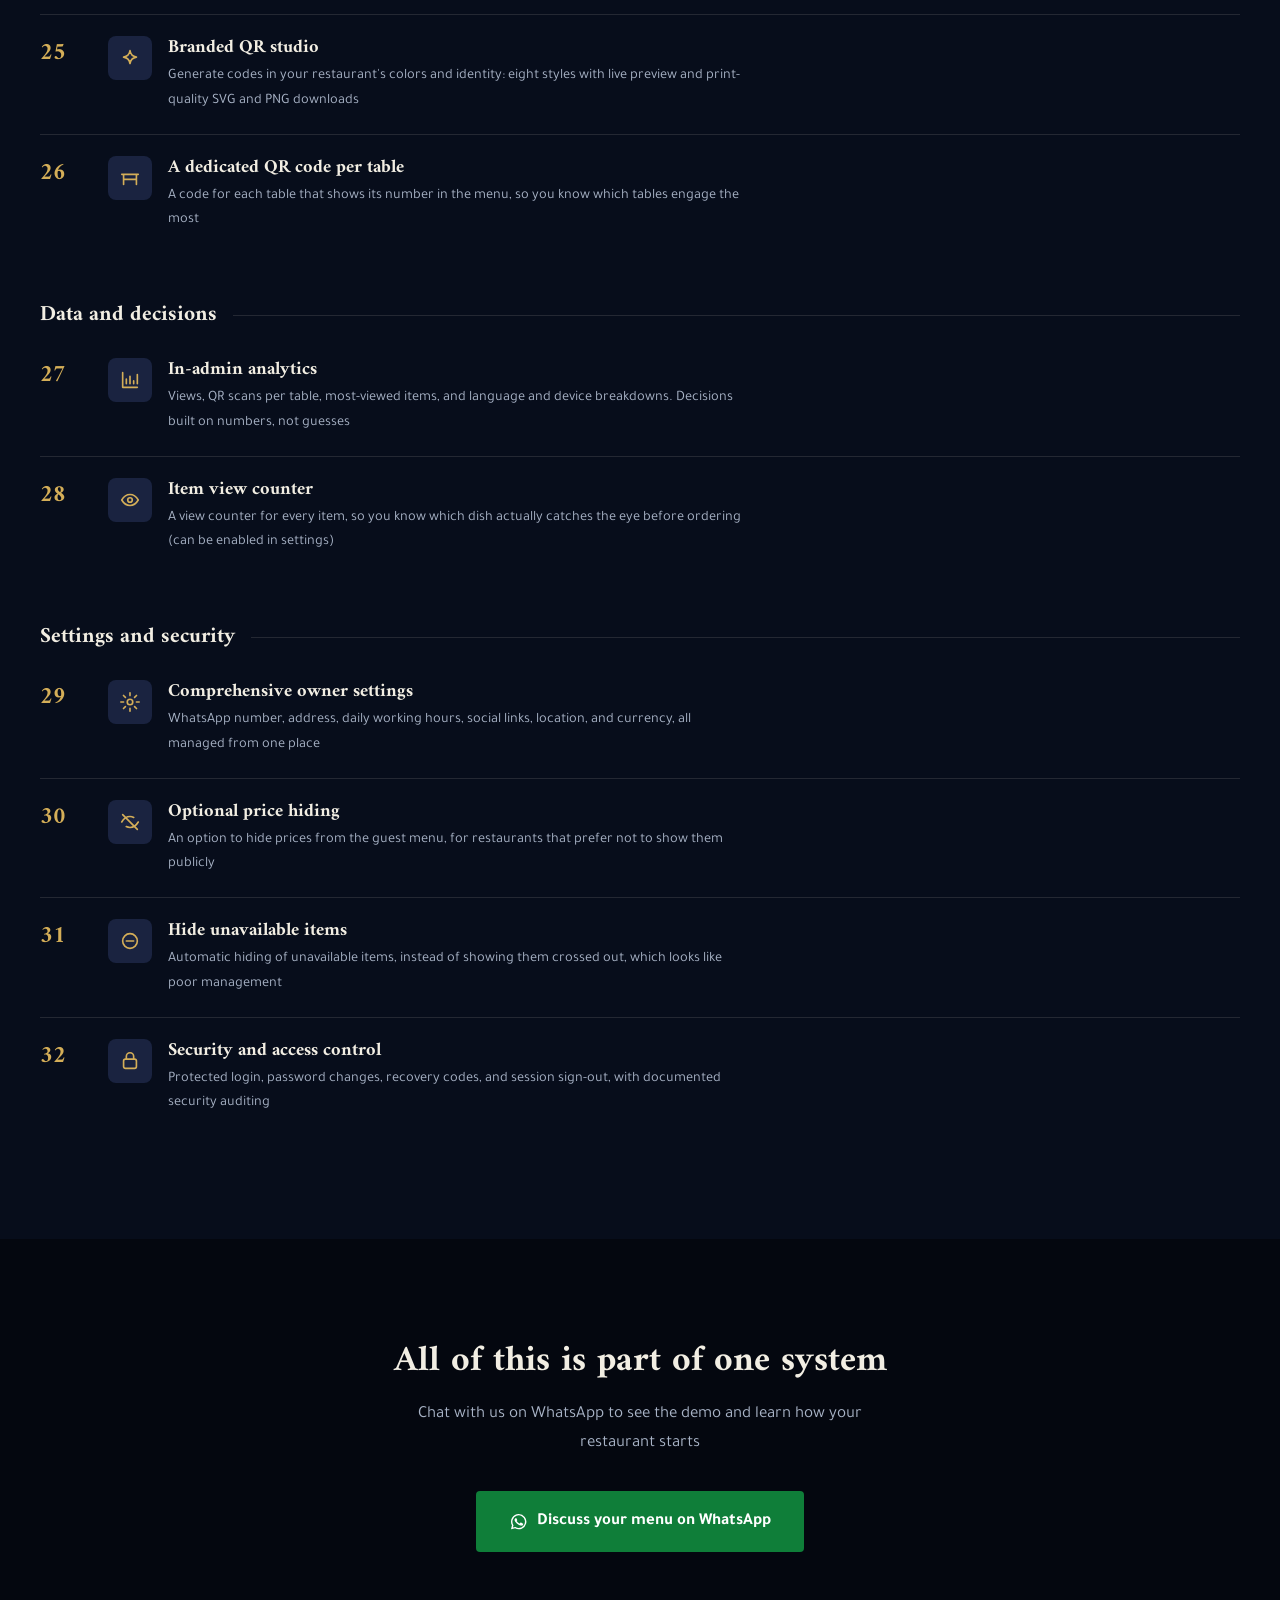
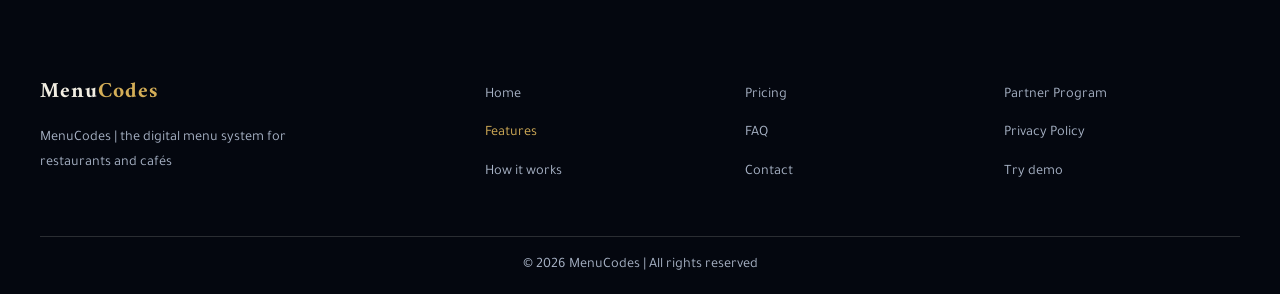
<file: features/index.html>
<!DOCTYPE html>
<html lang="en" dir="ltr">
<head>
<meta charset="UTF-8">
<script src="../assets/js/boot.js"></script>
<meta name="viewport" content="width=device-width, initial-scale=1">
<meta name="robots" content="index, follow">
<title data-i18n="pages.features.page_title">QR Menu Features for Restaurants &amp; Cafés | MenuCodes</title>
<meta name="description" data-i18n-attr="content:pages.features.meta_description" content="MenuCodes packs thirty-two QR menu features for restaurants and cafés: bilingual menus, QR codes per table, offers, photos, and full menu control from one admin panel">
<meta name="keywords" data-i18n-attr="content:pages.features.meta_keywords" content="digital menu features, QR menu for restaurants, table QR codes, menu offers, admin panel menu management">
<link rel="canonical" href="./" data-abs-url="href">
<link rel="alternate" hreflang="en" href="./" data-abs-url="href">
<link rel="alternate" hreflang="ar" href="./" data-abs-url="href">
<link rel="alternate" hreflang="x-default" href="./" data-abs-url="href">
<meta property="og:type" content="website">
<meta property="og:site_name" content="MenuCodes">
<meta property="og:locale" content="en_US">
<meta property="og:locale:alternate" content="ar_AR">
<meta property="og:title" data-i18n-attr="content:pages.features.page_title" content="QR Menu Features for Restaurants &amp; Cafés | MenuCodes">
<meta property="og:description" data-i18n-attr="content:pages.features.meta_description" content="MenuCodes packs thirty-two QR menu features for restaurants and cafés: bilingual menus, QR codes per table, offers, photos, and full menu control from one admin panel">
<meta property="og:url" content="./" data-abs-url="content">
<meta property="og:image" content="../images/hero-features.webp" data-abs-url="content">
<meta property="og:image:width" content="1600">
<meta property="og:image:height" content="1200">
<meta property="og:image:type" content="image/webp">
<meta property="og:image:alt" data-i18n-attr="content:pages.features.seo.og_image_alt" content="MenuCodes digital menu on a tablet, showing the menu on a large screen">
<meta name="twitter:image" content="../images/hero-features.webp" data-abs-url="content">
<meta name="twitter:image:alt" data-i18n-attr="content:pages.features.seo.og_image_alt" content="MenuCodes digital menu on a tablet, showing the menu on a large screen">
<meta name="twitter:card" content="summary_large_image">
<meta name="twitter:title" data-i18n-attr="content:pages.features.page_title" content="QR Menu Features for Restaurants &amp; Cafés | MenuCodes">
<meta name="twitter:description" data-i18n-attr="content:pages.features.meta_description" content="MenuCodes packs thirty-two QR menu features for restaurants and cafés: bilingual menus, QR codes per table, offers, photos, and full menu control from one admin panel">
<meta name="theme-color" content="#0B1B33">
<meta name="referrer" content="strict-origin-when-cross-origin">
<script type="application/ld+json">
{"@context":"https://schema.org","@type":"BreadcrumbList","itemListElement":[{"@type":"ListItem","position":1,"name":"Home","item":"https://__SITE_HOST__/"},{"@type":"ListItem","position":2,"name":"Features","item":"https://__SITE_HOST__/features/"}]}
</script>
<script type="application/ld+json">
{"@context": "https://schema.org", "@type": "WebPage", "name": "QR Menu Features for Restaurants & Cafés | MenuCodes", "url": "https://__SITE_HOST__/features/", "description": "MenuCodes packs thirty-two QR menu features for restaurants and cafés: bilingual menus, QR codes per table, offers, photos, and full menu control from one admin panel", "inLanguage": ["en", "ar"], "isPartOf": {"@type": "WebSite", "name": "MenuCodes", "url": "https://__SITE_HOST__/"}, "publisher": {"@type": "Organization", "name": "MenuCodes", "url": "https://__SITE_HOST__/", "logo": "https://__SITE_HOST__/images/apple-touch-icon.png"}, "primaryImageOfPage": {"@type": "ImageObject", "url": "https://__SITE_HOST__/images/hero-features.webp", "width": 1600, "height": 1200}}
</script>
<link rel="icon" type="image/svg+xml" href="../images/favicon.svg">
<link rel="icon" href="../images/favicon.ico" sizes="any">
<link rel="icon" type="image/png" sizes="48x48" href="../images/favicon-48.png">
<link rel="icon" type="image/png" sizes="96x96" href="../images/favicon-96.png">
<link rel="icon" type="image/png" sizes="16x16" href="../images/favicon-16.png">
<link rel="icon" type="image/png" sizes="32x32" href="../images/favicon-32.png">
<link rel="icon" type="image/png" sizes="180x180" href="../images/favicon-180.png">
<link rel="icon" type="image/png" sizes="192x192" href="../images/favicon-192.png">
<link rel="apple-touch-icon" href="../images/apple-touch-icon.png">
<link rel="manifest" href="../site.webmanifest">
<link rel="preconnect" href="https://fonts.googleapis.com">
<link rel="preconnect" href="https://fonts.gstatic.com" crossorigin>
<link href="https://fonts.googleapis.com/css2?family=Amiri:wght@400;700&family=Tajawal:wght@400;500;700&display=swap" rel="stylesheet">
<link rel="stylesheet" href="../assets/css/main.css">
<noscript><style>.reveal{opacity:1!important;transform:none!important;filter:none!important;transition:none!important}html:not([data-i18n-ready]) body{visibility:visible!important}</style></noscript>
</head>
<body class="page-features">
<a class="skip-link" href="#main" data-i18n="aria.skip_link">Skip to main content</a>
<svg class="mc-symbols" aria-hidden="true" focusable="false">
<defs>
<symbol id="mc-wa" viewBox="0 0 24 24" fill="currentColor"><path d="M12 2.5A9.5 9.5 0 0 0 3.7 16.6L2.5 21.5l5-1.2A9.5 9.5 0 1 0 12 2.5Zm0 17.3a7.8 7.8 0 0 1-4-1.1l-.3-.2-2.9.7.8-2.8-.2-.3a7.8 7.8 0 1 1 6.6 3.7Zm4.3-5.8c-.2-.1-1.4-.7-1.6-.8-.2-.1-.4-.1-.6.1l-.7.9c-.1.2-.3.2-.5.1a6.4 6.4 0 0 1-3.2-2.8c-.2-.4 0-.5.1-.6l.4-.5c.1-.2.1-.3 0-.5l-.8-1.8c-.2-.5-.4-.4-.6-.4h-.5c-.2 0-.5.2-.7.3-.9.9-1 2.4 0 3.9 1.2 1.8 2.9 3.2 4.9 4.3.7.3 1.2.5 1.6.6.7.2 1.3.2 1.8.1.6-.1 1.4-.6 1.6-1.2.2-.6.2-1 .1-1.2 0-.1-.2-.1-.4-.2Z"/></symbol>
</defs>
</svg>
<header class="site-head">
  <div class="container site-head__inner">
    <a class="brand" href="../"><span class="brand__word">Menu<span class="brand__codes">Codes</span></span></a>
    <nav class="site-nav" aria-label="MenuCodes">
      <a href="../" data-i18n="shared.nav.index">Home</a><a href="./" aria-current="page" data-i18n="shared.nav.features">Features</a><a href="../how-it-works/" data-i18n="shared.nav.how-it-works">How it works</a><a href="../pricing/" data-i18n="shared.nav.pricing">Pricing</a><a href="../faq/" data-i18n="shared.nav.faq">FAQ</a><a href="../contact/" data-i18n="shared.nav.contact">Contact</a>
    </nav>
    <div class="site-head__actions">
      <button id="langToggle" class="lang-toggle" type="button" data-i18n-attr="aria-label:aria.lang_switch" aria-label="Switch language">عربي</button>
    </div>
    <button class="nav-toggle" type="button" aria-expanded="false" aria-controls="mobileNav" data-i18n-attr="aria-label:aria.nav_open" aria-label="Open the navigation menu"><span class="nav-toggle__bar"></span><span class="nav-toggle__bar"></span></button>
  </div>
</header>
<div class="mobile-nav" id="mobileNav">
  <div class="container">
    <a class="mobile-nav__link" href="../" data-i18n="shared.nav.index">Home</a><a class="mobile-nav__link" href="./" aria-current="page" data-i18n="shared.nav.features">Features</a><a class="mobile-nav__link" href="../how-it-works/" data-i18n="shared.nav.how-it-works">How it works</a><a class="mobile-nav__link" href="../pricing/" data-i18n="shared.nav.pricing">Pricing</a><a class="mobile-nav__link" href="../faq/" data-i18n="shared.nav.faq">FAQ</a><a class="mobile-nav__link" href="../contact/" data-i18n="shared.nav.contact">Contact</a>
    <div class="mobile-nav__actions">
      <button class="lang-toggle" type="button" data-lang-toggle-alt data-i18n-attr="aria-label:aria.lang_switch" aria-label="Switch language">عربي</button>
    </div>
  </div>
</div>
<main id="main">
<section class="hero--split">
  <div class="container hero--split__grid">
    <div>
      <p class="kicker reveal" data-i18n="pages.features.hero.kicker">Features</p>
      <h1 class="reveal rd-5" data-i18n="pages.features.hero.heading">One system for everything your menu needs</h1>
      <p class="lead reveal rd-10" data-i18n="pages.features.hero.subheading">Thirty-two documented features, designed from real hospitality work: a clearer experience for guests, and easier management for you</p>
    </div>
    <figure class="hero__figure reveal rd-10">
      <picture>
  <source srcset="../images/hero-features.webp" type="image/webp">
  <img src="../images/hero-features.webp" class="hero__img" width="1600" height="1200" loading="eager" decoding="async" data-i18n-attr="alt:images.features_hero.alt" alt="Tablet mockup showing the MenuCodes digital menu on a large screen">
</picture>
    </figure>
  </div>
</section>
<nav class="feat-nav" data-i18n-attr="aria-label:pages.features.hero.kicker" aria-label="Features">
  <div class="container feat-nav__inner" data-native-scroll>
    <a class="feat-nav__link" href="#sg-guest-1" data-i18n="pages.features.groups.guest.subgroups.1.heading">Reaching the menu</a>
    <a class="feat-nav__link" href="#sg-guest-2" data-i18n="pages.features.groups.guest.subgroups.2.heading">Content that sells the dish</a>
    <a class="feat-nav__link" href="#sg-guest-3" data-i18n="pages.features.groups.guest.subgroups.3.heading">Easy menu navigation</a>
    <a class="feat-nav__link" href="#sg-guest-4" data-i18n="pages.features.groups.guest.subgroups.4.heading">Ordering from the menu</a>
    <a class="feat-nav__link" href="#sg-owner-1" data-i18n="pages.features.groups.owner.subgroups.1.heading">Daily updates</a>
    <a class="feat-nav__link" href="#sg-owner-2" data-i18n="pages.features.groups.owner.subgroups.2.heading">Identity and codes</a>
    <a class="feat-nav__link" href="#sg-owner-3" data-i18n="pages.features.groups.owner.subgroups.3.heading">Data and decisions</a>
    <a class="feat-nav__link" href="#sg-owner-4" data-i18n="pages.features.groups.owner.subgroups.4.heading">Settings and security</a>
  </div>
</nav><section class="section section--flush-top">
  <div class="container">
<div class="feature-group">
  <header class="section__head">
    <h2 class="reveal" data-i18n="pages.features.groups.guest.heading">The guest experience</h2>
    <p class="lead reveal rd-5" data-i18n="pages.features.groups.guest.intro">What your guest sees from the moment of the scan to the moment they choose a dish</p>
  </header>
  <div class="subgroup" id="sg-guest-1">
  <h3 class="reveal" data-i18n="pages.features.groups.guest.subgroups.1.heading">Reaching the menu</h3>
  <div class="feat-path">
    <article class="feat feat--p1 feat--s1 reveal rd-0">
  <span class="feature-card__num" aria-hidden="true">01</span>
  <div class="feature-card__icon"><svg viewBox="0 0 24 24" fill="none" stroke="currentColor" stroke-width="1.8" stroke-linecap="round" stroke-linejoin="round" aria-hidden="true" focusable="false"><rect x="4" y="4" width="16" height="16" rx="2"/><path d="M8 8h2.5v2.5H8zM13.5 13.5H16V16h-2.5zM8 14v2.5M14 8h2.5"/></svg></div>
  <h3 data-i18n="pages.features.groups.guest.subgroups.1.items.qr-scan-no-app.name">QR menu by phone scan, no app</h3>
  <p data-i18n="pages.features.groups.guest.subgroups.1.items.qr-scan-no-app.copy">Guests scan the code with their phone camera and the menu opens instantly. No app download and no account</p>
</article>
    <article class="feat feat--p2 feat--s1 reveal rd-5">
  <span class="feature-card__num" aria-hidden="true">02</span>
  <div class="feature-card__icon"><svg viewBox="0 0 24 24" fill="none" stroke="currentColor" stroke-width="1.8" stroke-linecap="round" stroke-linejoin="round" aria-hidden="true" focusable="false"><circle cx="12" cy="12" r="8"/><path d="M4 12h16M12 4c2.5 2.4 3.8 5 3.8 8s-1.3 5.6-3.8 8c-2.5-2.4-3.8-5-3.8-8s1.3-5.6 3.8-8Z"/></svg></div>
  <h3 data-i18n="pages.features.groups.guest.subgroups.1.items.bilingual-toggle.name">Arabic/English one-tap toggle</h3>
  <p data-i18n="pages.features.groups.guest.subgroups.1.items.bilingual-toggle.copy">An AR/EN button flips the entire menu between both languages with full bidirectional support, and MenuCodes remembers each guest&#x27;s choice</p>
</article>
    <article class="feat feat--p3 feat--s1 reveal rd-10">
  <span class="feature-card__num" aria-hidden="true">03</span>
  <div class="feature-card__icon"><svg viewBox="0 0 24 24" fill="none" stroke="currentColor" stroke-width="1.8" stroke-linecap="round" stroke-linejoin="round" aria-hidden="true" focusable="false"><rect x="7" y="3" width="10" height="18" rx="2"/><path d="M11 18h2"/></svg></div>
  <h3 data-i18n="pages.features.groups.guest.subgroups.1.items.pwa-install.name">Installable as an app</h3>
  <p data-i18n="pages.features.groups.guest.subgroups.1.items.pwa-install.copy">An install button adds the menu as an icon on the phone screen. One-tap access for regular guests</p>
</article>
    <article class="feat feat--p4 feat--s1 reveal rd-15">
  <span class="feature-card__num" aria-hidden="true">04</span>
  <div class="feature-card__icon"><svg viewBox="0 0 24 24" fill="none" stroke="currentColor" stroke-width="1.8" stroke-linecap="round" stroke-linejoin="round" aria-hidden="true" focusable="false"><path d="M13 3 5 13.5h5L10.5 21 19 10h-5.5L13 3Z"/></svg></div>
  <h3 data-i18n="pages.features.groups.guest.subgroups.1.items.offline-cache.name">Works on weak internet</h3>
  <p data-i18n="pages.features.groups.guest.subgroups.1.items.offline-cache.copy">A static, cacheable version opens even on a weak connection. No waiting and no apologies</p>
</article>
  </div>
</div>
  <div class="subgroup" id="sg-guest-2">
  <h3 class="reveal" data-i18n="pages.features.groups.guest.subgroups.2.heading">Content that sells the dish</h3>
  <div class="feat-path">
    <article class="feat feat--p5 feat--s1 feat--media reveal rd-20"><figure class="feat__media"><picture><source srcset="../images/features-photo-item.webp" type="image/webp"><img src="../images/features-photo-item.webp" class="feat__media-img" width="1600" height="1200" loading="lazy" decoding="async" data-i18n-attr="alt:images.features_photo_item.alt" alt="Laptop mockup showing the Cold Drinks list in the MenuCodes digital menu: Iced Latte, Fresh Orange Juice, Lemon &amp; Mint, Virgin Mojito, Soft Drink and Mineral Water, with photos, prices and preparation times"></picture></figure>
  <span class="feature-card__num" aria-hidden="true">05</span>
  <div class="feature-card__icon"><svg viewBox="0 0 24 24" fill="none" stroke="currentColor" stroke-width="1.8" stroke-linecap="round" stroke-linejoin="round" aria-hidden="true" focusable="false"><rect x="4" y="5" width="16" height="14" rx="2"/><circle cx="9" cy="10" r="1.6"/><path d="M4 17l5-4 3.5 3 3-2.5L20 17"/></svg></div>
  <h3 data-i18n="pages.features.groups.guest.subgroups.2.items.item-photos.name">A photo for every item</h3>
  <p data-i18n="pages.features.groups.guest.subgroups.2.items.item-photos.copy">An optimized photo for every dish, shown on the card and full-size on the item page, because guests eat with their eyes first</p>
</article>
    <article class="feat feat--p6 feat--s1 reveal rd-0">
  <span class="feature-card__num" aria-hidden="true">06</span>
  <div class="feature-card__icon"><svg viewBox="0 0 24 24" fill="none" stroke="currentColor" stroke-width="1.8" stroke-linecap="round" stroke-linejoin="round" aria-hidden="true" focusable="false"><path d="M4 20l1-4L16.5 4.5a2.1 2.1 0 0 1 3 3L8 19l-4 1Z"/></svg></div>
  <h3 data-i18n="pages.features.groups.guest.subgroups.2.items.item-descriptions.name">Descriptions in Arabic and English</h3>
  <p data-i18n="pages.features.groups.guest.subgroups.2.items.item-descriptions.copy">A written description for every item in both languages that explains the dish. No cryptic names and no guessing</p>
</article>
    <article class="feat feat--p1 feat--s2 reveal rd-5">
  <span class="feature-card__num" aria-hidden="true">07</span>
  <div class="feature-card__icon"><svg viewBox="0 0 24 24" fill="none" stroke="currentColor" stroke-width="1.8" stroke-linecap="round" stroke-linejoin="round" aria-hidden="true" focusable="false"><path d="M4 5.5C6.5 5 9.5 5.5 12 7c2.5-1.5 5.5-2 8-1.5V19c-2.5-.5-5.5 0-8 1.5-2.5-1.5-5.5-2-8-1.5V5.5Z"/><path d="M12 7v13.5"/></svg></div>
  <h3 data-i18n="pages.features.groups.guest.subgroups.2.items.item-story.name">The dish&#x27;s story</h3>
  <p data-i18n="pages.features.groups.guest.subgroups.2.items.item-story.copy">A paragraph telling each dish&#x27;s story. A detail that builds connection with the dish and justifies its price (can be enabled in settings)</p>
</article>
    <article class="feat feat--p2 feat--s2 reveal rd-10">
  <span class="feature-card__num" aria-hidden="true">08</span>
  <div class="feature-card__icon"><svg viewBox="0 0 24 24" fill="none" stroke="currentColor" stroke-width="1.8" stroke-linecap="round" stroke-linejoin="round" aria-hidden="true" focusable="false"><path d="M5 19C5 10 10 5 20 4c0 10-5 15-14 15"/><path d="M5 19c3-5 7-9 11-11"/></svg></div>
  <h3 data-i18n="pages.features.groups.guest.subgroups.2.items.ingredients.name">Ingredients list</h3>
  <p data-i18n="pages.features.groups.guest.subgroups.2.items.ingredients.copy">Each dish&#x27;s ingredients shown with clear badges, for guests with allergies and diets, no need to ask the waiter</p>
</article>
    <article class="feat feat--p3 feat--s2 reveal rd-15">
  <span class="feature-card__num" aria-hidden="true">09</span>
  <div class="feature-card__icon"><svg viewBox="0 0 24 24" fill="none" stroke="currentColor" stroke-width="1.8" stroke-linecap="round" stroke-linejoin="round" aria-hidden="true" focusable="false"><path d="M4 4h7l9 9-7 7-9-9V4Z"/><circle cx="8.5" cy="8.5" r="1.4"/></svg></div>
  <h3 data-i18n="pages.features.groups.guest.subgroups.2.items.dietary-tags.name">Dietary tags (vegetarian, gluten-free...)</h3>
  <p data-i18n="pages.features.groups.guest.subgroups.2.items.dietary-tags.copy">Standard badges on every item. A growing segment of guests finds itself in your menu</p>
</article>
    <article class="feat feat--p4 feat--s2 reveal rd-20">
  <span class="feature-card__num" aria-hidden="true">10</span>
  <div class="feature-card__icon"><svg viewBox="0 0 24 24" fill="none" stroke="currentColor" stroke-width="1.8" stroke-linecap="round" stroke-linejoin="round" aria-hidden="true" focusable="false"><path d="M12 3c1 3-2 4.5-2 7a4.5 4.5 0 0 0 9 .5C20 8 16 5 12 3Z"/><path d="M12 21a6 6 0 0 1-6-6c0-2 1-3.5 2-5"/></svg></div>
  <h3 data-i18n="pages.features.groups.guest.subgroups.2.items.calories.name">Calorie counts</h3>
  <p data-i18n="pages.features.groups.guest.subgroups.2.items.calories.copy">Calorie counts shown for every item. Information health-conscious guests expect</p>
</article>
    <article class="feat feat--p5 feat--s2 reveal rd-0">
  <span class="feature-card__num" aria-hidden="true">11</span>
  <div class="feature-card__icon"><svg viewBox="0 0 24 24" fill="none" stroke="currentColor" stroke-width="1.8" stroke-linecap="round" stroke-linejoin="round" aria-hidden="true" focusable="false"><circle cx="12" cy="12" r="8"/><path d="M12 7v5l3.5 2"/></svg></div>
  <h3 data-i18n="pages.features.groups.guest.subgroups.2.items.prep-time.name">Prep-time display</h3>
  <p data-i18n="pages.features.groups.guest.subgroups.2.items.prep-time.copy">Expected prep minutes shown for every item, so guests in a hurry know what to pick</p>
</article>
    <article class="feat feat--p6 feat--s2 reveal rd-5">
  <span class="feature-card__num" aria-hidden="true">12</span>
  <div class="feature-card__icon"><svg viewBox="0 0 24 24" fill="none" stroke="currentColor" stroke-width="1.8" stroke-linecap="round" stroke-linejoin="round" aria-hidden="true" focusable="false"><path d="M5 19a7 7 0 0 1 14 0"/><path d="M12 13l3.5-3.5"/></svg></div>
  <h3 data-i18n="pages.features.groups.guest.subgroups.2.items.spice-level.name">Spice-level indicator</h3>
  <p data-i18n="pages.features.groups.guest.subgroups.2.items.spice-level.copy">A visible one-to-three indicator of heat level. No surprises and no angry reviews</p>
</article>
    <article class="feat feat--p1 feat--s3 reveal rd-10">
  <span class="feature-card__num" aria-hidden="true">13</span>
  <div class="feature-card__icon"><svg viewBox="0 0 24 24" fill="none" stroke="currentColor" stroke-width="1.8" stroke-linecap="round" stroke-linejoin="round" aria-hidden="true" focusable="false"><path d="M12 4l2.3 4.9 5.2.6-3.9 3.6 1 5.2-4.6-2.6-4.6 2.6 1-5.2L4.5 9.5l5.2-.6L12 4Z"/></svg></div>
  <h3 data-i18n="pages.features.groups.guest.subgroups.2.items.item-badges.name">Item badges</h3>
  <p data-i18n="pages.features.groups.guest.subgroups.2.items.item-badges.copy">Most ordered, chef&#x27;s pick, signature dish, seasonal. Your standout dishes never get lost among dozens</p>
</article>
    <article class="feat feat--p2 feat--s3 reveal rd-15">
  <span class="feature-card__num" aria-hidden="true">14</span>
  <div class="feature-card__icon"><svg viewBox="0 0 24 24" fill="none" stroke="currentColor" stroke-width="1.8" stroke-linecap="round" stroke-linejoin="round" aria-hidden="true" focusable="false"><path d="M10 14a4 4 0 0 0 5.7 0l3-3a4 4 0 0 0-5.7-5.7l-1.5 1.5M14 10a4 4 0 0 0-5.7 0l-3 3a4 4 0 0 0 5.7 5.7l1.5-1.5"/></svg></div>
  <h3 data-i18n="pages.features.groups.guest.subgroups.2.items.pairings.name">“Pairs well with” suggestions</h3>
  <p data-i18n="pages.features.groups.guest.subgroups.2.items.pairings.copy">A section suggesting accompanying dishes for each item. Extra sales happen automatically without the waiter stepping in</p>
</article>
  </div>
</div>
  <div class="subgroup" id="sg-guest-3">
  <h3 class="reveal" data-i18n="pages.features.groups.guest.subgroups.3.heading">Easy menu navigation</h3>
  <div class="feat-path">
    <article class="feat feat--p3 feat--s3 reveal rd-20">
  <span class="feature-card__num" aria-hidden="true">15</span>
  <div class="feature-card__icon"><svg viewBox="0 0 24 24" fill="none" stroke="currentColor" stroke-width="1.8" stroke-linecap="round" stroke-linejoin="round" aria-hidden="true" focusable="false"><rect x="4" y="4" width="7" height="7" rx="1"/><rect x="13" y="4" width="7" height="7" rx="1"/><rect x="4" y="13" width="7" height="7" rx="1"/><rect x="13" y="13" width="7" height="7" rx="1"/></svg></div>
  <h3 data-i18n="pages.features.groups.guest.subgroups.3.items.categories.name">Categories with icons and carousels</h3>
  <p data-i18n="pages.features.groups.guest.subgroups.3.items.categories.copy">Category tabs with icons and item counts, plus featured, most-ordered, and seasonal carousels. A long menu stays easy to browse</p>
</article>
    <article class="feat feat--p4 feat--s3 reveal rd-0">
  <span class="feature-card__num" aria-hidden="true">16</span>
  <div class="feature-card__icon"><svg viewBox="0 0 24 24" fill="none" stroke="currentColor" stroke-width="1.8" stroke-linecap="round" stroke-linejoin="round" aria-hidden="true" focusable="false"><path d="M12 3l9 5-9 5-9-5 9-5Z"/><path d="M4.5 12.5 12 16.5l7.5-4M4.5 16.5 12 20.5l7.5-4"/></svg></div>
  <h3 data-i18n="pages.features.groups.guest.subgroups.3.items.view-modes.name">Three menu views</h3>
  <p data-i18n="pages.features.groups.guest.subgroups.3.items.view-modes.copy">Guests switch between grid, list, and compact views, because one layout doesn&#x27;t suit everyone</p>
</article>
    <article class="feat feat--p5 feat--s3 reveal rd-5">
  <span class="feature-card__num" aria-hidden="true">17</span>
  <div class="feature-card__icon"><svg viewBox="0 0 24 24" fill="none" stroke="currentColor" stroke-width="1.8" stroke-linecap="round" stroke-linejoin="round" aria-hidden="true" focusable="false"><path d="M4 6a2 2 0 0 1 2-2h12a2 2 0 0 1 2 2v9a2 2 0 0 1-2 2H9l-5 4V6Z"/></svg></div>
  <h3 data-i18n="pages.features.groups.guest.subgroups.3.items.contact-hub.name">Complete contact card</h3>
  <p data-i18n="pages.features.groups.guest.subgroups.3.items.contact-hub.copy">Phone, a WhatsApp button with a ready message, maps link, website, and working hours: all inside the menu</p>
</article>
  </div>
</div>
  <div class="subgroup" id="sg-guest-4">
  <h3 class="reveal" data-i18n="pages.features.groups.guest.subgroups.4.heading">Ordering from the menu</h3>
  <div class="feat-path">
    <article class="feat feat--p1 feat--s6 feat--media reveal rd-0"><figure class="feat__media"><picture><source srcset="../images/features-whatsapp-cart.webp" type="image/webp"><img src="../images/features-whatsapp-cart.webp" class="feat__media-img" width="2100" height="900" loading="lazy" decoding="async" data-i18n-attr="alt:images.features_whatsapp_cart.alt" alt="Smartphone mockup showing the MenuCodes digital menu with the cart button and the number of chosen items"></picture></figure>
  <span class="feature-card__num" aria-hidden="true">18</span>
  <div class="feature-card__icon"><svg viewBox="0 0 24 24" fill="none" stroke="currentColor" stroke-width="1.8" stroke-linecap="round" stroke-linejoin="round" aria-hidden="true" focusable="false"><circle cx="8" cy="21" r="1"/><circle cx="19" cy="21" r="1"/><path d="M2.05 2.05h2l2.66 12.42a2 2 0 0 0 2 1.58h9.78a2 2 0 0 0 1.95-1.57l1.65-7.43H5.12"/></svg></div>
  <h3 data-i18n="pages.features.groups.guest.subgroups.4.items.whatsapp-cart.name">Add dishes to a cart</h3>
  <p data-i18n="pages.features.groups.guest.subgroups.4.items.whatsapp-cart.copy">Guests add dishes from the dish page with a simple counter, and the cart button at the top of the menu shows how many items they have chosen</p>
</article>
    <article class="feat feat--p2 feat--s6 feat--media reveal rd-5">
  <span class="feature-card__num" aria-hidden="true">19</span>
  <div class="feature-card__icon"><svg viewBox="0 0 24 24" fill="currentColor" aria-hidden="true" focusable="false"><use href="#mc-wa"/></svg></div>
  <h3 data-i18n="pages.features.groups.guest.subgroups.4.items.whatsapp-send.name">One organised WhatsApp order</h3>
  <p data-i18n="pages.features.groups.guest.subgroups.4.items.whatsapp-send.copy">Guests choose dine-in, pickup, or delivery, then send one organised WhatsApp message with their order. Payment is cash on delivery, with no payment inside the system</p>
<figure class="feat__media"><picture><source srcset="../images/features-whatsapp-drawer.webp" type="image/webp"><img src="../images/features-whatsapp-drawer.webp" class="feat__media-img" width="2100" height="900" loading="lazy" decoding="async" data-i18n-attr="alt:images.features_whatsapp_drawer.alt" alt="Smartphone mockup showing the open order cart in the MenuCodes digital menu with items, quantities, and the order button"></picture></figure></article>
  </div>
</div>
</div>
  </div>
</section>
<section class="section section--flush-top">
  <div class="container">
<div class="feature-group">
  <header class="section__head">
    <h2 class="reveal" data-i18n="pages.features.groups.owner.heading">Restaurant management</h2>
    <p class="lead reveal rd-5" data-i18n="pages.features.groups.owner.intro">Everything you need to run your menu daily, from one place</p>
  </header>
  <div class="subgroup" id="sg-owner-1">
  <h3 class="reveal" data-i18n="pages.features.groups.owner.subgroups.1.heading">Daily updates</h3>
  <div class="feat-path">
    <article class="feat feat--p6 feat--s3 feat--media reveal rd-10">
  <span class="feature-card__num" aria-hidden="true">20</span>
  <div class="feature-card__icon"><svg viewBox="0 0 24 24" fill="none" stroke="currentColor" stroke-width="1.8" stroke-linecap="round" stroke-linejoin="round" aria-hidden="true" focusable="false"><path d="M13 3 5 13.5h5L10.5 21 19 10h-5.5L13 3Z"/></svg></div>
  <h3 data-i18n="pages.features.groups.owner.subgroups.1.items.instant-updates.name">Instant updates from the admin panel</h3>
  <p data-i18n="pages.features.groups.owner.subgroups.1.items.instant-updates.copy">Any change to a price, item, photo, or availability appears for guests instantly. No printing and no waiting</p>
<figure class="feat__media"><picture><source srcset="../images/features-spotlight.webp" type="image/webp"><img src="../images/features-spotlight.webp" class="feat__media-img" width="2100" height="900" loading="lazy" decoding="async" data-i18n-attr="alt:images.features_owner.alt" alt="Browser showing promotions management in the MenuCodes admin panel"></picture></figure></article>
    <article class="feat feat--p1 feat--s4 reveal rd-15">
  <span class="feature-card__num" aria-hidden="true">21</span>
  <div class="feature-card__icon"><svg viewBox="0 0 24 24" fill="none" stroke="currentColor" stroke-width="1.8" stroke-linecap="round" stroke-linejoin="round" aria-hidden="true" focusable="false"><path d="M5 4v5M5 13v7M12 4v1M12 9v11M19 4v9M19 17v3"/><circle cx="5" cy="11" r="2"/><circle cx="12" cy="7" r="2"/><circle cx="19" cy="15" r="2"/></svg></div>
  <h3 data-i18n="pages.features.groups.owner.subgroups.1.items.item-management.name">Full item management</h3>
  <p data-i18n="pages.features.groups.owner.subgroups.1.items.item-management.copy">Add, edit, and delete items, toggle availability with one tap, and control display priority</p>
</article>
    <article class="feat feat--p2 feat--s4 reveal rd-20">
  <span class="feature-card__num" aria-hidden="true">22</span>
  <div class="feature-card__icon"><svg viewBox="0 0 24 24" fill="none" stroke="currentColor" stroke-width="1.8" stroke-linecap="round" stroke-linejoin="round" aria-hidden="true" focusable="false"><path d="M3 6a2 2 0 0 1 2-2h4l2 2.5h8a2 2 0 0 1 2 2V18a2 2 0 0 1-2 2H5a2 2 0 0 1-2-2V6Z"/></svg></div>
  <h3 data-i18n="pages.features.groups.owner.subgroups.1.items.category-management.name">Category management</h3>
  <p data-i18n="pages.features.groups.owner.subgroups.1.items.category-management.copy">Create and edit menu categories with their icons from the panel. A new category doesn&#x27;t mean a redesign</p>
</article>
    <article class="feat feat--p3 feat--s4 reveal rd-0">
  <span class="feature-card__num" aria-hidden="true">23</span>
  <div class="feature-card__icon"><svg viewBox="0 0 24 24" fill="none" stroke="currentColor" stroke-width="1.8" stroke-linecap="round" stroke-linejoin="round" aria-hidden="true" focusable="false"><path d="M12 16V4M7 9l5-5 5 5"/><path d="M4 20h16"/></svg></div>
  <h3 data-i18n="pages.features.groups.owner.subgroups.1.items.bulk-import.name">Bulk menu import</h3>
  <p data-i18n="pages.features.groups.owner.subgroups.1.items.bulk-import.copy">Import your entire menu at once through the import interface: a fast launch instead of manual entry that takes days</p>
</article>
  </div>
</div>
  <div class="subgroup" id="sg-owner-2">
  <h3 class="reveal" data-i18n="pages.features.groups.owner.subgroups.2.heading">Identity and codes</h3>
  <div class="feat-path">
    <article class="feat feat--p4 feat--s4 reveal rd-5">
  <span class="feature-card__num" aria-hidden="true">24</span>
  <div class="feature-card__icon"><svg viewBox="0 0 24 24" fill="none" stroke="currentColor" stroke-width="1.8" stroke-linecap="round" stroke-linejoin="round" aria-hidden="true" focusable="false"><circle cx="12" cy="12" r="8"/><circle cx="9" cy="10" r="1.1"/><circle cx="14.5" cy="9" r="1.1"/><circle cx="15.5" cy="14.5" r="1.1"/></svg></div>
  <h3 data-i18n="pages.features.groups.owner.subgroups.2.items.white-label.name">Full white-label identity</h3>
  <p data-i18n="pages.features.groups.owner.subgroups.2.items.white-label.copy">Your restaurant’s name, logo, colors, and fonts everywhere. The menu looks like you made it yourself</p>
</article>
    <article class="feat feat--p5 feat--s4 reveal rd-10">
  <span class="feature-card__num" aria-hidden="true">25</span>
  <div class="feature-card__icon"><svg viewBox="0 0 24 24" fill="none" stroke="currentColor" stroke-width="1.8" stroke-linecap="round" stroke-linejoin="round" aria-hidden="true" focusable="false"><path d="M12 4c.7 4.5 2.5 6.3 7 7-4.5.7-6.3 2.5-7 7-.7-4.5-2.5-6.3-7-7 4.5-.7 6.3-2.5 7-7Z"/></svg></div>
  <h3 data-i18n="pages.features.groups.owner.subgroups.2.items.qr-studio.name">Branded QR studio</h3>
  <p data-i18n="pages.features.groups.owner.subgroups.2.items.qr-studio.copy">Generate codes in your restaurant&#x27;s colors and identity: eight styles with live preview and print-quality SVG and PNG downloads</p>
</article>
    <article class="feat feat--p6 feat--s4 reveal rd-15">
  <span class="feature-card__num" aria-hidden="true">26</span>
  <div class="feature-card__icon"><svg viewBox="0 0 24 24" fill="none" stroke="currentColor" stroke-width="1.8" stroke-linecap="round" stroke-linejoin="round" aria-hidden="true" focusable="false"><path d="M3 8h18M5 8v11M19 8v11M5 13.5h14"/></svg></div>
  <h3 data-i18n="pages.features.groups.owner.subgroups.2.items.table-qr.name">A dedicated QR code per table</h3>
  <p data-i18n="pages.features.groups.owner.subgroups.2.items.table-qr.copy">A code for each table that shows its number in the menu, so you know which tables engage the most</p>
</article>
  </div>
</div>
  <div class="subgroup" id="sg-owner-3">
  <h3 class="reveal" data-i18n="pages.features.groups.owner.subgroups.3.heading">Data and decisions</h3>
  <div class="feat-path">
    <article class="feat feat--p1 feat--s5 reveal rd-20">
  <span class="feature-card__num" aria-hidden="true">27</span>
  <div class="feature-card__icon"><svg viewBox="0 0 24 24" fill="none" stroke="currentColor" stroke-width="1.8" stroke-linecap="round" stroke-linejoin="round" aria-hidden="true" focusable="false"><path d="M4 20V4M4 20h16"/><path d="M8 16v-5M12 16V8M16 16v-3M20 16V6"/></svg></div>
  <h3 data-i18n="pages.features.groups.owner.subgroups.3.items.analytics.name">In-admin analytics</h3>
  <p data-i18n="pages.features.groups.owner.subgroups.3.items.analytics.copy">Views, QR scans per table, most-viewed items, and language and device breakdowns. Decisions built on numbers, not guesses</p>
</article>
    <article class="feat feat--p2 feat--s5 reveal rd-0">
  <span class="feature-card__num" aria-hidden="true">28</span>
  <div class="feature-card__icon"><svg viewBox="0 0 24 24" fill="none" stroke="currentColor" stroke-width="1.8" stroke-linecap="round" stroke-linejoin="round" aria-hidden="true" focusable="false"><path d="M3 12s3.5-6 9-6 9 6 9 6-3.5 6-9 6-9-6-9-6Z"/><circle cx="12" cy="12" r="2.5"/></svg></div>
  <h3 data-i18n="pages.features.groups.owner.subgroups.3.items.view-counter.name">Item view counter</h3>
  <p data-i18n="pages.features.groups.owner.subgroups.3.items.view-counter.copy">A view counter for every item, so you know which dish actually catches the eye before ordering (can be enabled in settings)</p>
</article>
  </div>
</div>
  <div class="subgroup" id="sg-owner-4">
  <h3 class="reveal" data-i18n="pages.features.groups.owner.subgroups.4.heading">Settings and security</h3>
  <div class="feat-path">
    <article class="feat feat--p3 feat--s5 reveal rd-5">
  <span class="feature-card__num" aria-hidden="true">29</span>
  <div class="feature-card__icon"><svg viewBox="0 0 24 24" fill="none" stroke="currentColor" stroke-width="1.8" stroke-linecap="round" stroke-linejoin="round" aria-hidden="true" focusable="false"><circle cx="12" cy="12" r="3"/><path d="M12 2v3M12 19v3M2 12h3M19 12h3M4.9 4.9 7 7M17 17l2.1 2.1M19.1 4.9 17 7M7 17l-2.1 2.1"/></svg></div>
  <h3 data-i18n="pages.features.groups.owner.subgroups.4.items.owner-settings.name">Comprehensive owner settings</h3>
  <p data-i18n="pages.features.groups.owner.subgroups.4.items.owner-settings.copy">WhatsApp number, address, daily working hours, social links, location, and currency, all managed from one place</p>
</article>
    <article class="feat feat--p4 feat--s5 reveal rd-10">
  <span class="feature-card__num" aria-hidden="true">30</span>
  <div class="feature-card__icon"><svg viewBox="0 0 24 24" fill="none" stroke="currentColor" stroke-width="1.8" stroke-linecap="round" stroke-linejoin="round" aria-hidden="true" focusable="false"><path d="M3 12s3.5-6 9-6c1.5 0 2.9.4 4.1 1M21 12s-3.5 6-9 6c-1.5 0-2.9-.4-4.1-1"/><path d="M4 4l16 16"/></svg></div>
  <h3 data-i18n="pages.features.groups.owner.subgroups.4.items.hide-prices.name">Optional price hiding</h3>
  <p data-i18n="pages.features.groups.owner.subgroups.4.items.hide-prices.copy">An option to hide prices from the guest menu, for restaurants that prefer not to show them publicly</p>
</article>
    <article class="feat feat--p5 feat--s5 reveal rd-15">
  <span class="feature-card__num" aria-hidden="true">31</span>
  <div class="feature-card__icon"><svg viewBox="0 0 24 24" fill="none" stroke="currentColor" stroke-width="1.8" stroke-linecap="round" stroke-linejoin="round" aria-hidden="true" focusable="false"><circle cx="12" cy="12" r="8"/><path d="M8 12h8"/></svg></div>
  <h3 data-i18n="pages.features.groups.owner.subgroups.4.items.hide-unavailable.name">Hide unavailable items</h3>
  <p data-i18n="pages.features.groups.owner.subgroups.4.items.hide-unavailable.copy">Automatic hiding of unavailable items, instead of showing them crossed out with an impression of poor management</p>
</article>
    <article class="feat feat--p6 feat--s5 reveal rd-20">
  <span class="feature-card__num" aria-hidden="true">32</span>
  <div class="feature-card__icon"><svg viewBox="0 0 24 24" fill="none" stroke="currentColor" stroke-width="1.8" stroke-linecap="round" stroke-linejoin="round" aria-hidden="true" focusable="false"><rect x="5" y="10" width="14" height="10" rx="2"/><path d="M8 10V7a4 4 0 0 1 8 0v3"/></svg></div>
  <h3 data-i18n="pages.features.groups.owner.subgroups.4.items.security.name">Security and access control</h3>
  <p data-i18n="pages.features.groups.owner.subgroups.4.items.security.copy">Protected login, password changes, recovery codes, and session sign-out, with documented security auditing</p>
</article>
  </div>
</div>
</div>
  </div>
</section>
<section class="section cta-band">
  <div class="container">
    <h2 class="reveal" data-i18n="pages.features.closing_cta.heading">All of this is part of one system</h2>
    <p class="reveal rd-5" data-i18n="pages.features.closing_cta.copy">Chat with us on WhatsApp to see the demo and learn how your restaurant starts</p>
    <div class="cta-band__actions reveal rd-10">
      <a href="https://wa.me/15551234567" class="btn btn--whatsapp btn--lg" data-wa data-wa-text="whatsapp.pretext.merged" target="_blank" rel="noopener noreferrer"><svg class="btn__icon" aria-hidden="true" focusable="false"><use href="#mc-wa"/></svg><span data-i18n="pages.features.closing_cta.button">Discuss your menu on WhatsApp</span></a>
    </div>
  </div>
</section>
</main>
<footer class="site-foot">
  <div class="container">
    <div class="site-foot__grid">
      <div>
        <a class="brand brand--on-dark" href="../"><span class="brand__word">Menu<span class="brand__codes">Codes</span></span></a>
        <p class="site-foot__tagline" data-i18n="shared.footer_tagline">MenuCodes | the digital menu system for restaurants and cafés</p>
      </div>
      <nav class="site-foot__nav" aria-label="MenuCodes">
        <ul class="site-foot__links">
          <li><a href="../" data-i18n="shared.nav.index">Home</a></li>
          <li><a href="../features/" aria-current="page" data-i18n="shared.nav.features">Features</a></li>
          <li><a href="../how-it-works/" data-i18n="shared.nav.how-it-works">How it works</a></li>
        </ul>
        <ul class="site-foot__links">
          <li><a href="../pricing/" data-i18n="shared.nav.pricing">Pricing</a></li>
          <li><a href="../faq/" data-i18n="shared.nav.faq">FAQ</a></li>
          <li><a href="../contact/" data-i18n="shared.nav.contact">Contact</a></li>
        </ul>
        <ul class="site-foot__links">
          <li><a href="../partners/" data-i18n="pages.partners.footer.nav.program">Partner Program</a></li>
          <li><a href="../privacy/" data-i18n="pages.partners.footer.nav.privacy">Privacy Policy</a></li>
          <li><a href="#" data-demo-link data-i18n="shared.footer.demo" target="_blank" rel="noopener">Try demo</a></li>
        </ul>
      </nav>
    </div>
    <div class="site-foot__bar">
      <a href="/staff-login" class="hp-link" data-hp-link tabindex="-1" aria-hidden="true">staff login</a>
      <span data-i18n="shared.footer_rights">© 2026 MenuCodes | All rights reserved</span>
    </div>
  </div>
</footer>
<script src="../assets/js/dictionary.js"></script>
<script src="../assets/js/i18n.js"></script>
<script src="../assets/js/main.js"></script>
</body>
</html>
</file>
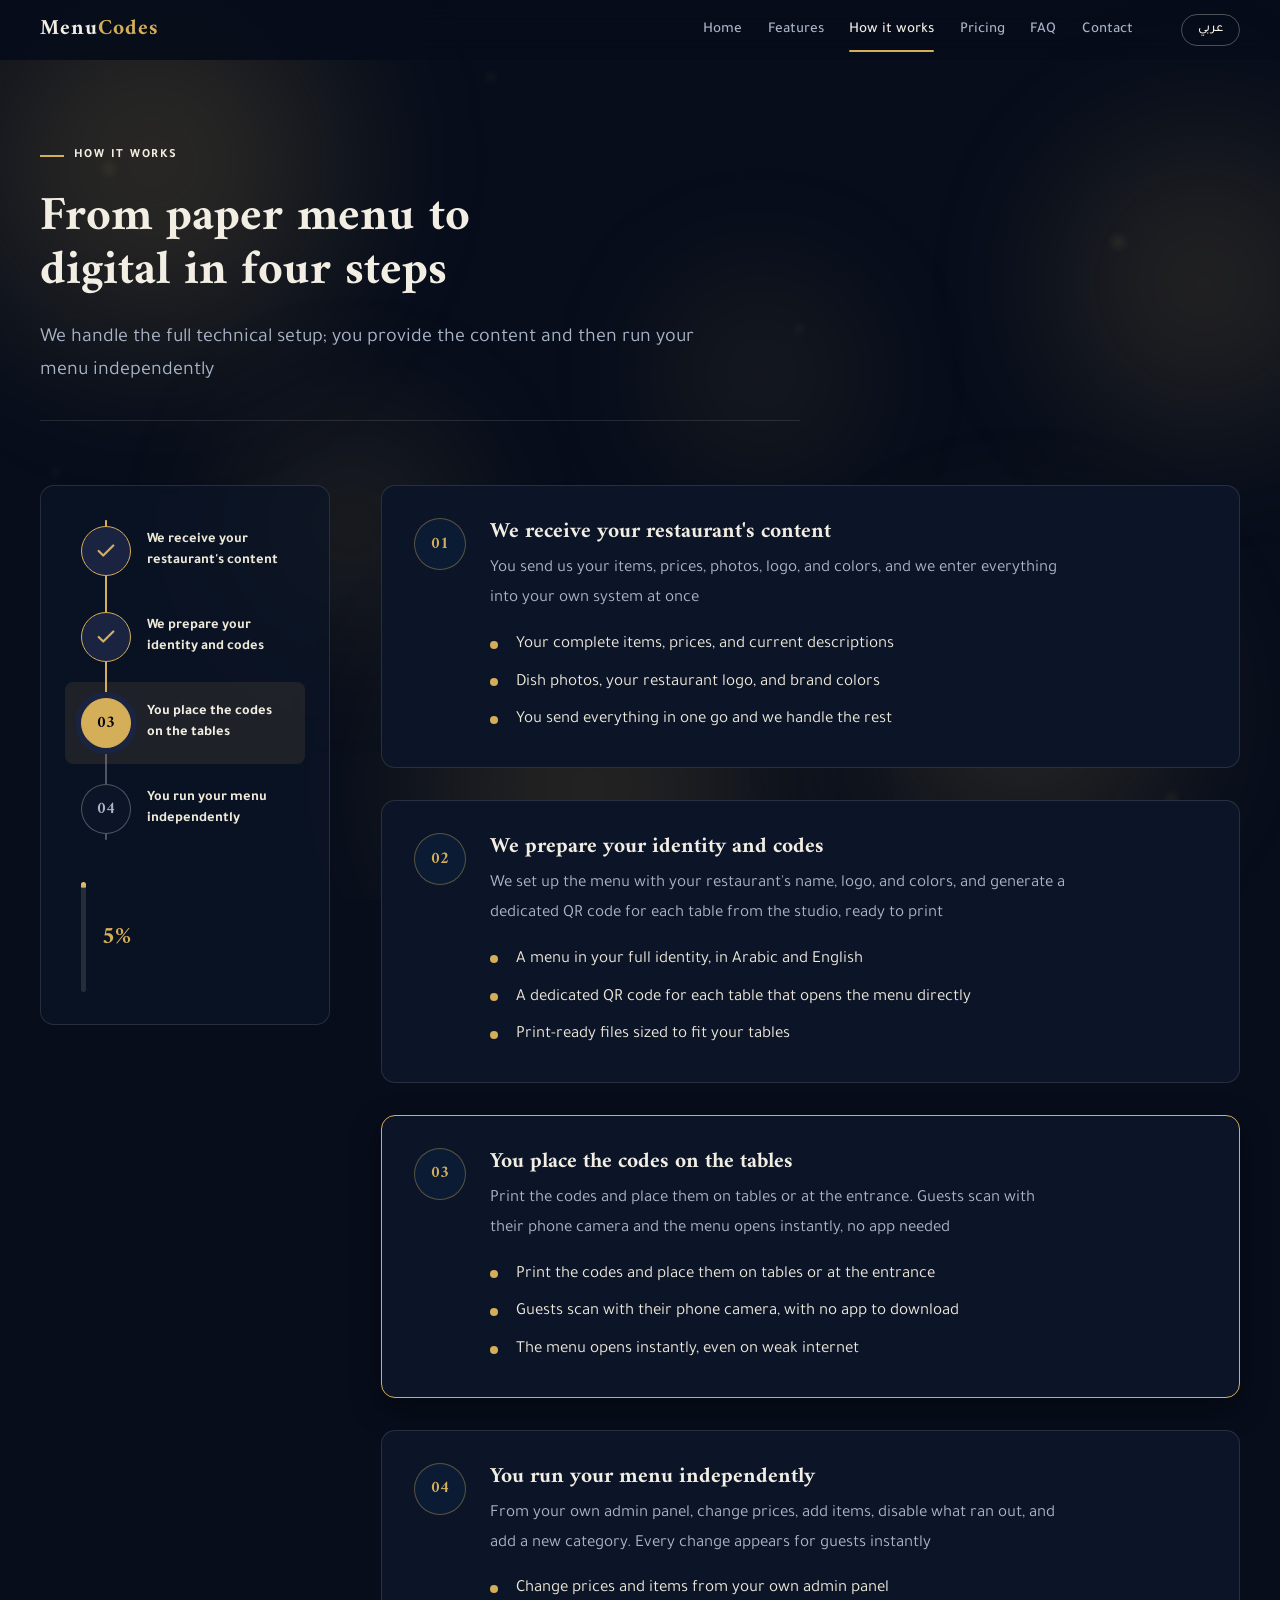
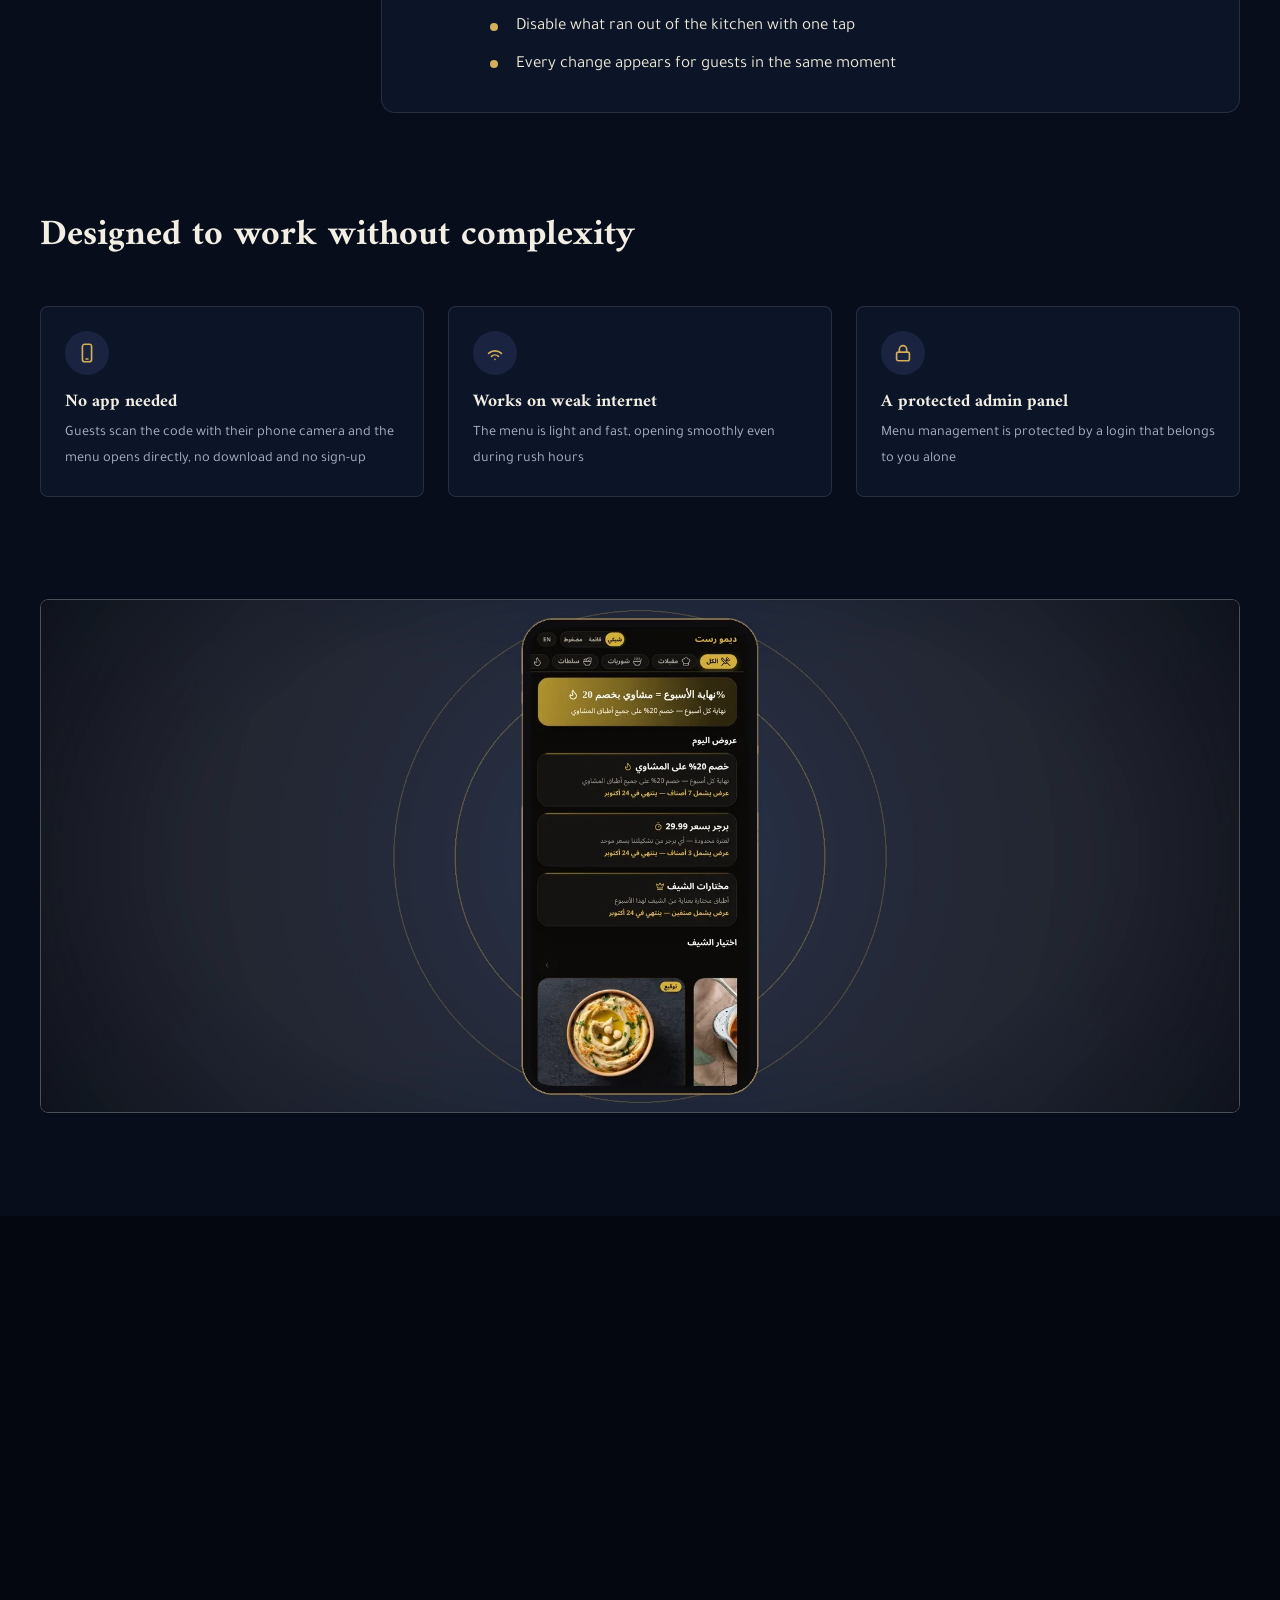
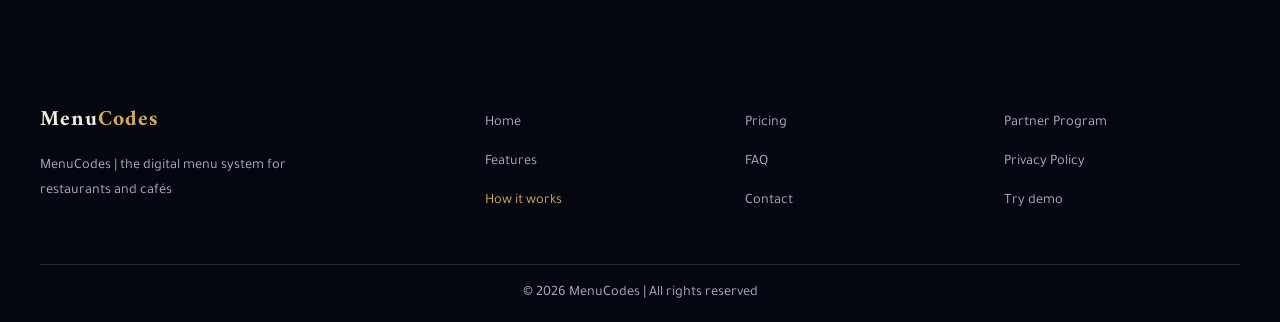
<file: how-it-works/index.html>
<!DOCTYPE html>
<html lang="en" dir="ltr">
<head>
<meta charset="UTF-8">
<script src="../assets/js/boot.js"></script>
<meta name="viewport" content="width=device-width, initial-scale=1">
<meta name="robots" content="index, follow">
<title data-i18n="pages.how-it-works.page_title">How It Works | QR Menu Setup for Restaurants | MenuCodes</title>
<meta name="description" data-i18n-attr="content:pages.how-it-works.meta_description" content="How MenuCodes works: we prepare your menu content, identity and table QR codes, then you run your bilingual menu independently from one admin panel">
<meta name="keywords" data-i18n-attr="content:pages.how-it-works.meta_keywords" content="how digital menus work, QR menu setup, digital menu creation steps for restaurants, table QR codes">
<link rel="canonical" href="./" data-abs-url="href">
<link rel="alternate" hreflang="en" href="./" data-abs-url="href">
<link rel="alternate" hreflang="ar" href="./" data-abs-url="href">
<link rel="alternate" hreflang="x-default" href="./" data-abs-url="href">
<meta property="og:type" content="website">
<meta property="og:site_name" content="MenuCodes">
<meta property="og:locale" content="en_US">
<meta property="og:locale:alternate" content="ar_AR">
<meta property="og:title" data-i18n-attr="content:pages.how-it-works.page_title" content="How It Works | QR Menu Setup for Restaurants | MenuCodes">
<meta property="og:description" data-i18n-attr="content:pages.how-it-works.meta_description" content="How MenuCodes works: we prepare your menu content, identity and table QR codes, then you run your bilingual menu independently from one admin panel">
<meta property="og:url" content="./" data-abs-url="content">
<meta property="og:image" content="../images/hero-how.webp" data-abs-url="content">
<meta property="og:image:width" content="1600">
<meta property="og:image:height" content="1200">
<meta property="og:image:type" content="image/webp">
<meta property="og:image:alt" data-i18n-attr="content:pages.how-it-works.seo.og_image_alt" content="MenuCodes dish detail page on a smartphone, showing the dish story and ingredients">
<meta name="twitter:image" content="../images/hero-how.webp" data-abs-url="content">
<meta name="twitter:image:alt" data-i18n-attr="content:pages.how-it-works.seo.og_image_alt" content="MenuCodes dish detail page on a smartphone, showing the dish story and ingredients">
<meta name="twitter:card" content="summary_large_image">
<meta name="twitter:title" data-i18n-attr="content:pages.how-it-works.page_title" content="How It Works | QR Menu Setup for Restaurants | MenuCodes">
<meta name="twitter:description" data-i18n-attr="content:pages.how-it-works.meta_description" content="How MenuCodes works: we prepare your menu content, identity and table QR codes, then you run your bilingual menu independently from one admin panel">
<meta name="theme-color" content="#0B1B33">
<meta name="referrer" content="strict-origin-when-cross-origin">
<script type="application/ld+json">
{"@context":"https://schema.org","@type":"BreadcrumbList","itemListElement":[{"@type":"ListItem","position":1,"name":"Home","item":"https://__SITE_HOST__/"},{"@type":"ListItem","position":2,"name":"How it works","item":"https://__SITE_HOST__/how-it-works/"}]}
</script>
<script type="application/ld+json">
{"@context": "https://schema.org", "@type": "WebPage", "name": "How It Works | QR Menu Setup for Restaurants | MenuCodes", "url": "https://__SITE_HOST__/how-it-works/", "description": "How MenuCodes works: we prepare your menu content, identity and table QR codes, then you run your bilingual menu independently from one admin panel", "inLanguage": ["en", "ar"], "isPartOf": {"@type": "WebSite", "name": "MenuCodes", "url": "https://__SITE_HOST__/"}, "publisher": {"@type": "Organization", "name": "MenuCodes", "url": "https://__SITE_HOST__/", "logo": "https://__SITE_HOST__/images/apple-touch-icon.png"}, "primaryImageOfPage": {"@type": "ImageObject", "url": "https://__SITE_HOST__/images/hero-how.webp", "width": 1600, "height": 1200}}
</script>
<link rel="icon" type="image/svg+xml" href="../images/favicon.svg">
<link rel="icon" href="../images/favicon.ico" sizes="any">
<link rel="icon" type="image/png" sizes="48x48" href="../images/favicon-48.png">
<link rel="icon" type="image/png" sizes="96x96" href="../images/favicon-96.png">
<link rel="icon" type="image/png" sizes="16x16" href="../images/favicon-16.png">
<link rel="icon" type="image/png" sizes="32x32" href="../images/favicon-32.png">
<link rel="icon" type="image/png" sizes="180x180" href="../images/favicon-180.png">
<link rel="icon" type="image/png" sizes="192x192" href="../images/favicon-192.png">
<link rel="apple-touch-icon" href="../images/apple-touch-icon.png">
<link rel="manifest" href="../site.webmanifest">
<link rel="preconnect" href="https://fonts.googleapis.com">
<link rel="preconnect" href="https://fonts.gstatic.com" crossorigin>
<link href="https://fonts.googleapis.com/css2?family=Amiri:wght@400;700&family=Tajawal:wght@400;500;700&display=swap" rel="stylesheet">
<link rel="stylesheet" href="../assets/css/main.css">
<noscript><style>.reveal{opacity:1!important;transform:none!important;filter:none!important;transition:none!important}html:not([data-i18n-ready]) body{visibility:visible!important}</style></noscript>
</head>
<body>
<a class="skip-link" href="#main" data-i18n="aria.skip_link">Skip to main content</a>
<svg class="mc-symbols" aria-hidden="true" focusable="false">
<defs>
<symbol id="mc-wa" viewBox="0 0 24 24" fill="currentColor"><path d="M12 2.5A9.5 9.5 0 0 0 3.7 16.6L2.5 21.5l5-1.2A9.5 9.5 0 1 0 12 2.5Zm0 17.3a7.8 7.8 0 0 1-4-1.1l-.3-.2-2.9.7.8-2.8-.2-.3a7.8 7.8 0 1 1 6.6 3.7Zm4.3-5.8c-.2-.1-1.4-.7-1.6-.8-.2-.1-.4-.1-.6.1l-.7.9c-.1.2-.3.2-.5.1a6.4 6.4 0 0 1-3.2-2.8c-.2-.4 0-.5.1-.6l.4-.5c.1-.2.1-.3 0-.5l-.8-1.8c-.2-.5-.4-.4-.6-.4h-.5c-.2 0-.5.2-.7.3-.9.9-1 2.4 0 3.9 1.2 1.8 2.9 3.2 4.9 4.3.7.3 1.2.5 1.6.6.7.2 1.3.2 1.8.1.6-.1 1.4-.6 1.6-1.2.2-.6.2-1 .1-1.2 0-.1-.2-.1-.4-.2Z"/></symbol>
</defs>
</svg>
<header class="site-head">
  <div class="container site-head__inner">
    <a class="brand" href="../"><span class="brand__word">Menu<span class="brand__codes">Codes</span></span></a>
    <nav class="site-nav" aria-label="MenuCodes">
      <a href="../" data-i18n="shared.nav.index">Home</a><a href="../features/" data-i18n="shared.nav.features">Features</a><a href="./" aria-current="page" data-i18n="shared.nav.how-it-works">How it works</a><a href="../pricing/" data-i18n="shared.nav.pricing">Pricing</a><a href="../faq/" data-i18n="shared.nav.faq">FAQ</a><a href="../contact/" data-i18n="shared.nav.contact">Contact</a>
    </nav>
    <div class="site-head__actions">
      <button id="langToggle" class="lang-toggle" type="button" data-i18n-attr="aria-label:aria.lang_switch" aria-label="Switch language">عربي</button>
    </div>
    <button class="nav-toggle" type="button" aria-expanded="false" aria-controls="mobileNav" data-i18n-attr="aria-label:aria.nav_open" aria-label="Open the navigation menu"><span class="nav-toggle__bar"></span><span class="nav-toggle__bar"></span></button>
  </div>
</header>
<div class="mobile-nav" id="mobileNav">
  <div class="container">
    <a class="mobile-nav__link" href="../" data-i18n="shared.nav.index">Home</a><a class="mobile-nav__link" href="../features/" data-i18n="shared.nav.features">Features</a><a class="mobile-nav__link" href="./" aria-current="page" data-i18n="shared.nav.how-it-works">How it works</a><a class="mobile-nav__link" href="../pricing/" data-i18n="shared.nav.pricing">Pricing</a><a class="mobile-nav__link" href="../faq/" data-i18n="shared.nav.faq">FAQ</a><a class="mobile-nav__link" href="../contact/" data-i18n="shared.nav.contact">Contact</a>
    <div class="mobile-nav__actions">
      <button class="lang-toggle" type="button" data-lang-toggle-alt data-i18n-attr="aria-label:aria.lang_switch" aria-label="Switch language">عربي</button>
    </div>
  </div>
</div>
<main id="main">
<section class="hero--page">
  <div class="container"><div class="hero--page__inner">
    <p class="kicker reveal" data-i18n="pages.how-it-works.hero.kicker">How it works</p>
    <h1 class="reveal rd-5" data-i18n="pages.how-it-works.hero.heading">From paper menu to digital in four steps</h1>
    <p class="lead reveal rd-10" data-i18n="pages.how-it-works.hero.subheading">We handle the full technical setup; you provide the content and then run your menu independently</p>
    <hr class="rule">
  </div></div>
</section><section class="section section--flush-top">
  <div class="container steps-layout">
    <aside class="steps-rail reveal">
    <nav class="steps-nav" data-i18n-attr="aria-label:pages.how-it-works.indicator.label" aria-label="The four steps">
      <ol class="stepper">
        <li class="stepper__item is-active">
          <button class="stepper__btn" type="button" data-step-target="step-1" aria-current="step">
            <span class="stepper__node" aria-hidden="true">
              <span class="stepper__num">01</span>
              <svg class="stepper__check" aria-hidden="true" focusable="false" viewBox="0 0 24 24" fill="none" stroke="currentColor" stroke-width="2.4" stroke-linecap="round" stroke-linejoin="round"><path d="M20 6 9 17l-5-5"/></svg>
            </span>
            <span class="stepper__title" data-i18n="pages.how-it-works.steps.1.title">We receive your restaurant&#x27;s content</span>
          </button>
        </li>
        <li class="stepper__item">
          <button class="stepper__btn" type="button" data-step-target="step-2">
            <span class="stepper__node" aria-hidden="true">
              <span class="stepper__num">02</span>
              <svg class="stepper__check" aria-hidden="true" focusable="false" viewBox="0 0 24 24" fill="none" stroke="currentColor" stroke-width="2.4" stroke-linecap="round" stroke-linejoin="round"><path d="M20 6 9 17l-5-5"/></svg>
            </span>
            <span class="stepper__title" data-i18n="pages.how-it-works.steps.2.title">We prepare your identity and codes</span>
          </button>
        </li>
        <li class="stepper__item">
          <button class="stepper__btn" type="button" data-step-target="step-3">
            <span class="stepper__node" aria-hidden="true">
              <span class="stepper__num">03</span>
              <svg class="stepper__check" aria-hidden="true" focusable="false" viewBox="0 0 24 24" fill="none" stroke="currentColor" stroke-width="2.4" stroke-linecap="round" stroke-linejoin="round"><path d="M20 6 9 17l-5-5"/></svg>
            </span>
            <span class="stepper__title" data-i18n="pages.how-it-works.steps.3.title">You place the codes on the tables</span>
          </button>
        </li>
        <li class="stepper__item">
          <button class="stepper__btn" type="button" data-step-target="step-4">
            <span class="stepper__node" aria-hidden="true">
              <span class="stepper__num">04</span>
              <svg class="stepper__check" aria-hidden="true" focusable="false" viewBox="0 0 24 24" fill="none" stroke="currentColor" stroke-width="2.4" stroke-linecap="round" stroke-linejoin="round"><path d="M20 6 9 17l-5-5"/></svg>
            </span>
            <span class="stepper__title" data-i18n="pages.how-it-works.steps.4.title">You run your menu independently</span>
          </button>
        </li>
        <span class="stepper__track" aria-hidden="true"></span>
        <span class="stepper__fill" aria-hidden="true"></span>
      </ol>
    </nav>
    <div class="rail-progress" aria-hidden="true">
      <div class="rail-progress__track"><span class="rail-progress__fill"></span></div>
      <span class="rail-progress__pct">0%</span>
    </div>
    </aside>
    <div class="detail-steps">
      <article class="detail-step reveal rd-0" id="step-1">
        <span class="detail-step__node" aria-hidden="true">01</span>
        <div class="detail-step__body">
          <h3 data-i18n="pages.how-it-works.steps.1.title">We receive your restaurant&#x27;s content</h3>
          <p data-i18n="pages.how-it-works.steps.1.copy">You send us your items, prices, photos, logo, and colors, and we enter everything into your own system at once</p>
          <ul class="detail-step__list">
            <li data-i18n="pages.how-it-works.steps.1.bullets.1">Your complete items, prices, and current descriptions</li>
            <li data-i18n="pages.how-it-works.steps.1.bullets.2">Dish photos, your restaurant logo, and brand colors</li>
            <li data-i18n="pages.how-it-works.steps.1.bullets.3">You send everything in one go and we handle the rest</li>
          </ul>
        </div>
      </article>
      <article class="detail-step reveal rd-10" id="step-2">
        <span class="detail-step__node" aria-hidden="true">02</span>
        <div class="detail-step__body">
          <h3 data-i18n="pages.how-it-works.steps.2.title">We prepare your identity and codes</h3>
          <p data-i18n="pages.how-it-works.steps.2.copy">We set up the menu with your restaurant&#x27;s name, logo, and colors, and generate a dedicated QR code for each table from the studio, ready to print</p>
          <ul class="detail-step__list">
            <li data-i18n="pages.how-it-works.steps.2.bullets.1">A menu in your full identity, in Arabic and English</li>
            <li data-i18n="pages.how-it-works.steps.2.bullets.2">A dedicated QR code for each table that opens the menu directly</li>
            <li data-i18n="pages.how-it-works.steps.2.bullets.3">Print-ready files sized to fit your tables</li>
          </ul>
        </div>
      </article>
      <article class="detail-step reveal rd-15" id="step-3">
        <span class="detail-step__node" aria-hidden="true">03</span>
        <div class="detail-step__body">
          <h3 data-i18n="pages.how-it-works.steps.3.title">You place the codes on the tables</h3>
          <p data-i18n="pages.how-it-works.steps.3.copy">Print the codes and place them on tables or at the entrance. Guests scan with their phone camera and the menu opens instantly, no app needed</p>
          <ul class="detail-step__list">
            <li data-i18n="pages.how-it-works.steps.3.bullets.1">Print the codes and place them on tables or at the entrance</li>
            <li data-i18n="pages.how-it-works.steps.3.bullets.2">Guests scan with their phone camera, with no app to download</li>
            <li data-i18n="pages.how-it-works.steps.3.bullets.3">The menu opens instantly, even on weak internet</li>
          </ul>
        </div>
      </article>
      <article class="detail-step reveal rd-20" id="step-4">
        <span class="detail-step__node" aria-hidden="true">04</span>
        <div class="detail-step__body">
          <h3 data-i18n="pages.how-it-works.steps.4.title">You run your menu independently</h3>
          <p data-i18n="pages.how-it-works.steps.4.copy">From your own admin panel, change prices, add items, disable what ran out, and add a new category. Every change appears for guests instantly</p>
          <ul class="detail-step__list">
            <li data-i18n="pages.how-it-works.steps.4.bullets.1">Change prices and items from your own admin panel</li>
            <li data-i18n="pages.how-it-works.steps.4.bullets.2">Disable what ran out of the kitchen with one tap</li>
            <li data-i18n="pages.how-it-works.steps.4.bullets.3">Every change appears for guests in the same moment</li>
          </ul>
        </div>
      </article>
    </div>

  </div>
</section>
<section class="section section--flush-top">
  <div class="container">
    <div class="section__head reveal">
      <h2 data-i18n="pages.how-it-works.reassurance.heading">Designed to work without complexity</h2>
    </div>
    <div class="reassure-grid">
      <div class="reassure reveal rd-0">
        <span class="reassure__icon"><svg viewBox="0 0 24 24" fill="none" stroke="currentColor" stroke-width="1.8" stroke-linecap="round" stroke-linejoin="round" aria-hidden="true" focusable="false"><rect x="7" y="2.5" width="10" height="19" rx="2.5"/><path d="M11 18.5h2"/></svg></span>
        <h3 data-i18n="pages.how-it-works.reassurance.1.title">No app needed</h3>
        <p data-i18n="pages.how-it-works.reassurance.1.copy">Guests scan the code with their phone camera and the menu opens directly, no download and no sign-up</p>
      </div>
      <div class="reassure reveal rd-10">
        <span class="reassure__icon"><svg viewBox="0 0 24 24" fill="none" stroke="currentColor" stroke-width="1.8" stroke-linecap="round" stroke-linejoin="round" aria-hidden="true" focusable="false"><path d="M5 12.5a10 10 0 0 1 14 0"/><path d="M8.2 15.7a5.5 5.5 0 0 1 7.6 0"/><path d="M12 19h.01"/></svg></span>
        <h3 data-i18n="pages.how-it-works.reassurance.2.title">Works on weak internet</h3>
        <p data-i18n="pages.how-it-works.reassurance.2.copy">The menu is light and fast, opening smoothly even during rush hours</p>
      </div>
      <div class="reassure reveal rd-20">
        <span class="reassure__icon"><svg viewBox="0 0 24 24" fill="none" stroke="currentColor" stroke-width="1.8" stroke-linecap="round" stroke-linejoin="round" aria-hidden="true" focusable="false"><rect x="5" y="11" width="14" height="9.5" rx="2"/><path d="M8 11V8a4 4 0 0 1 8 0v3"/></svg></span>
        <h3 data-i18n="pages.how-it-works.reassurance.3.title">A protected admin panel</h3>
        <p data-i18n="pages.how-it-works.reassurance.3.copy">Menu management is protected by a login that belongs to you alone</p>
      </div>
    </div>
  </div>
</section>
<section class="section section--flush-top">
<div class="container">
  <figure class="banner reveal">
    <picture>
  <source srcset="../images/service-moment.webp" type="image/webp">
  <img src="../images/service-moment.webp" width="2016" height="864" loading="lazy" decoding="async" data-i18n-attr="alt:images.how_steps.alt" alt="Smartphone mockup showing the MenuCodes digital menu in Arabic (RTL)">
</picture>
  </figure>
</div>
</section>
<section class="section cta-band">
  <div class="container">
    <h2 class="reveal" data-i18n="pages.how-it-works.closing_cta.heading">The first step is a short chat</h2>
    <p class="reveal rd-5" data-i18n="pages.how-it-works.closing_cta.copy">Message us on WhatsApp with the current menu of your restaurant, see the demo, and we prepare the rest</p>
    <div class="cta-band__actions reveal rd-10">
      <a href="https://wa.me/15551234567" class="btn btn--whatsapp btn--lg" data-wa data-wa-text="whatsapp.pretext.merged" target="_blank" rel="noopener noreferrer"><svg class="btn__icon" aria-hidden="true" focusable="false"><use href="#mc-wa"/></svg><span data-i18n="pages.how-it-works.closing_cta.button">Start your setup on WhatsApp</span></a>
    </div>
      <p class="cta-band__note reveal rd-15" data-i18n="pages.how-it-works.closing_cta.microcopy">A short chat is all it takes to start</p>
  </div>
</section>
</main>
<footer class="site-foot">
  <div class="container">
    <div class="site-foot__grid">
      <div>
        <a class="brand brand--on-dark" href="../"><span class="brand__word">Menu<span class="brand__codes">Codes</span></span></a>
        <p class="site-foot__tagline" data-i18n="shared.footer_tagline">MenuCodes | the digital menu system for restaurants and cafés</p>
      </div>
      <nav class="site-foot__nav" aria-label="MenuCodes">
        <ul class="site-foot__links">
          <li><a href="../" data-i18n="shared.nav.index">Home</a></li>
          <li><a href="../features/" data-i18n="shared.nav.features">Features</a></li>
          <li><a href="../how-it-works/" aria-current="page" data-i18n="shared.nav.how-it-works">How it works</a></li>
        </ul>
        <ul class="site-foot__links">
          <li><a href="../pricing/" data-i18n="shared.nav.pricing">Pricing</a></li>
          <li><a href="../faq/" data-i18n="shared.nav.faq">FAQ</a></li>
          <li><a href="../contact/" data-i18n="shared.nav.contact">Contact</a></li>
        </ul>
        <ul class="site-foot__links">
          <li><a href="../partners/" data-i18n="pages.partners.footer.nav.program">Partner Program</a></li>
          <li><a href="../privacy/" data-i18n="pages.partners.footer.nav.privacy">Privacy Policy</a></li>
          <li><a href="#" data-demo-link data-i18n="shared.footer.demo" target="_blank" rel="noopener">Try demo</a></li>
        </ul>
      </nav>
    </div>
    <div class="site-foot__bar">
      <a href="/staff-login" class="hp-link" data-hp-link tabindex="-1" aria-hidden="true">staff login</a>
      <span data-i18n="shared.footer_rights">© 2026 MenuCodes | All rights reserved</span>
    </div>
  </div>
</footer>
<script src="../assets/js/dictionary.js"></script>
<script src="../assets/js/i18n.js"></script>
<script src="../assets/js/main.js"></script>
</body>
</html>
</file>
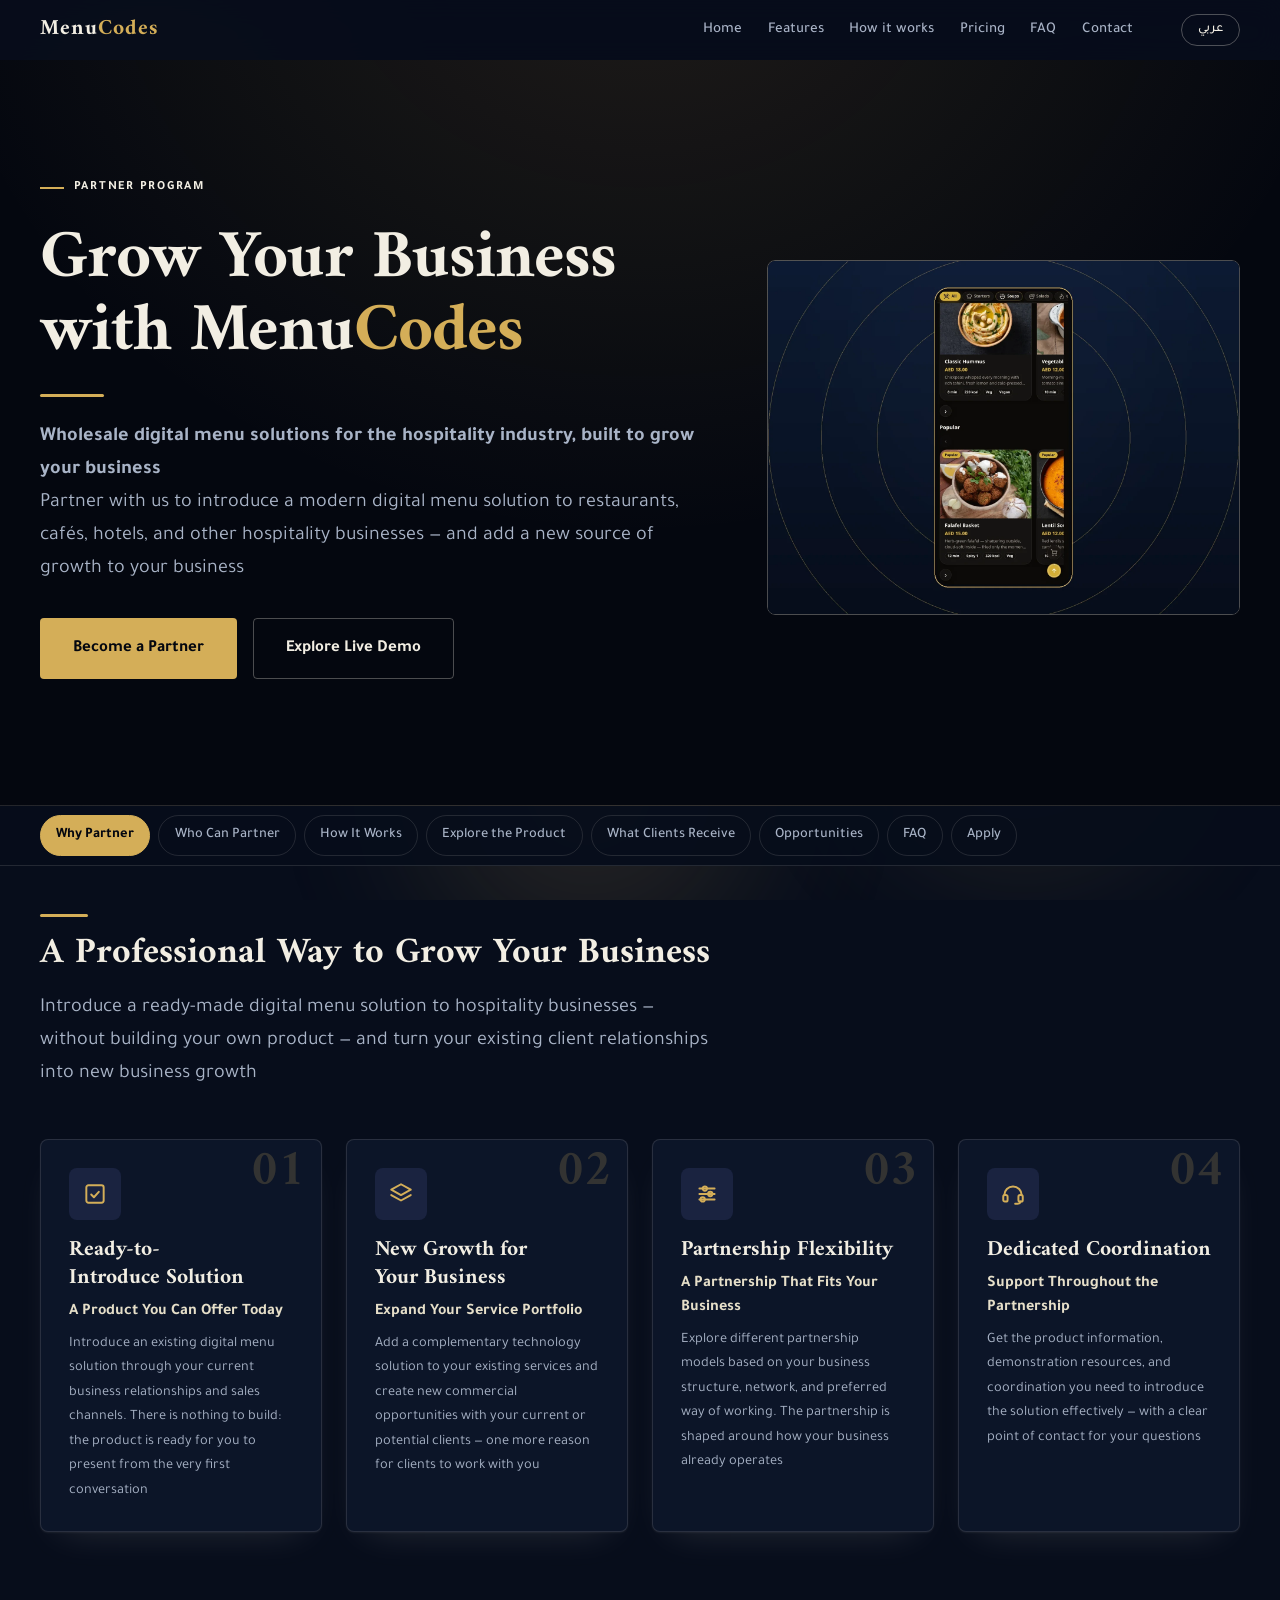
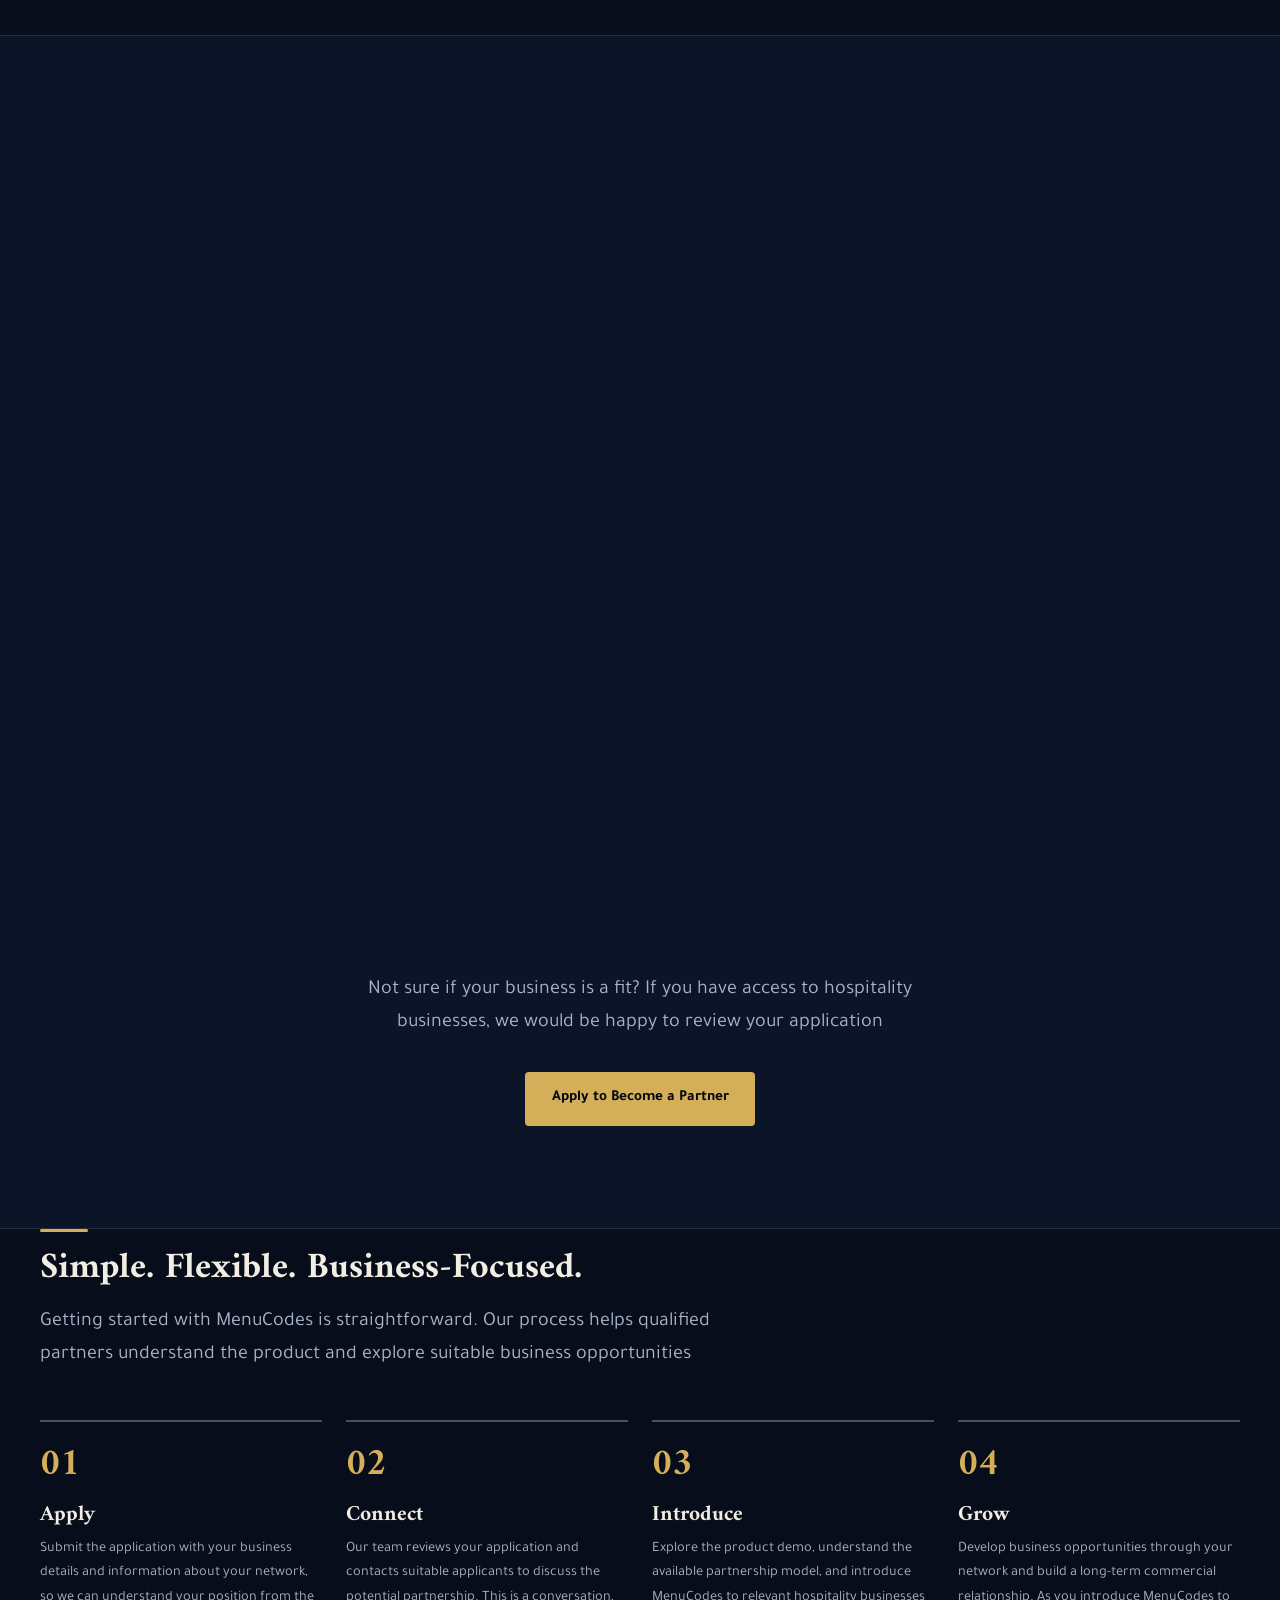
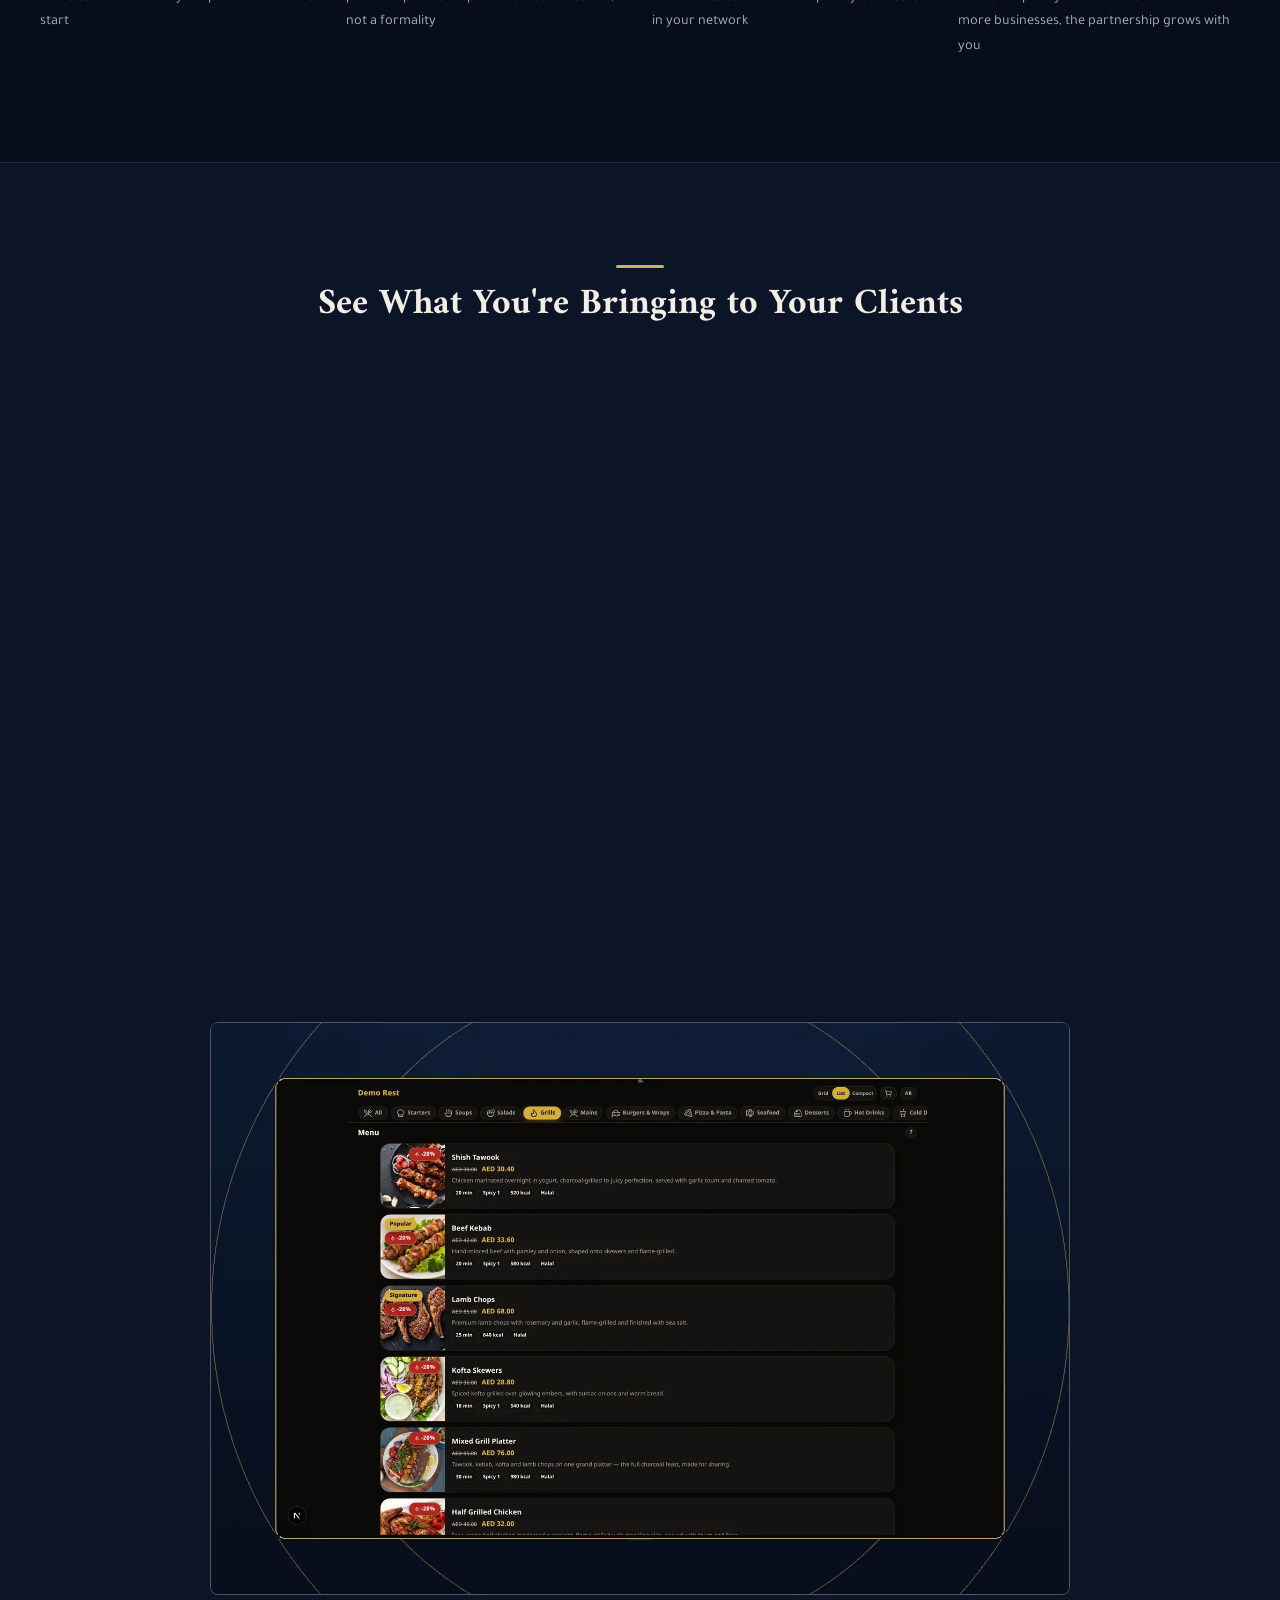
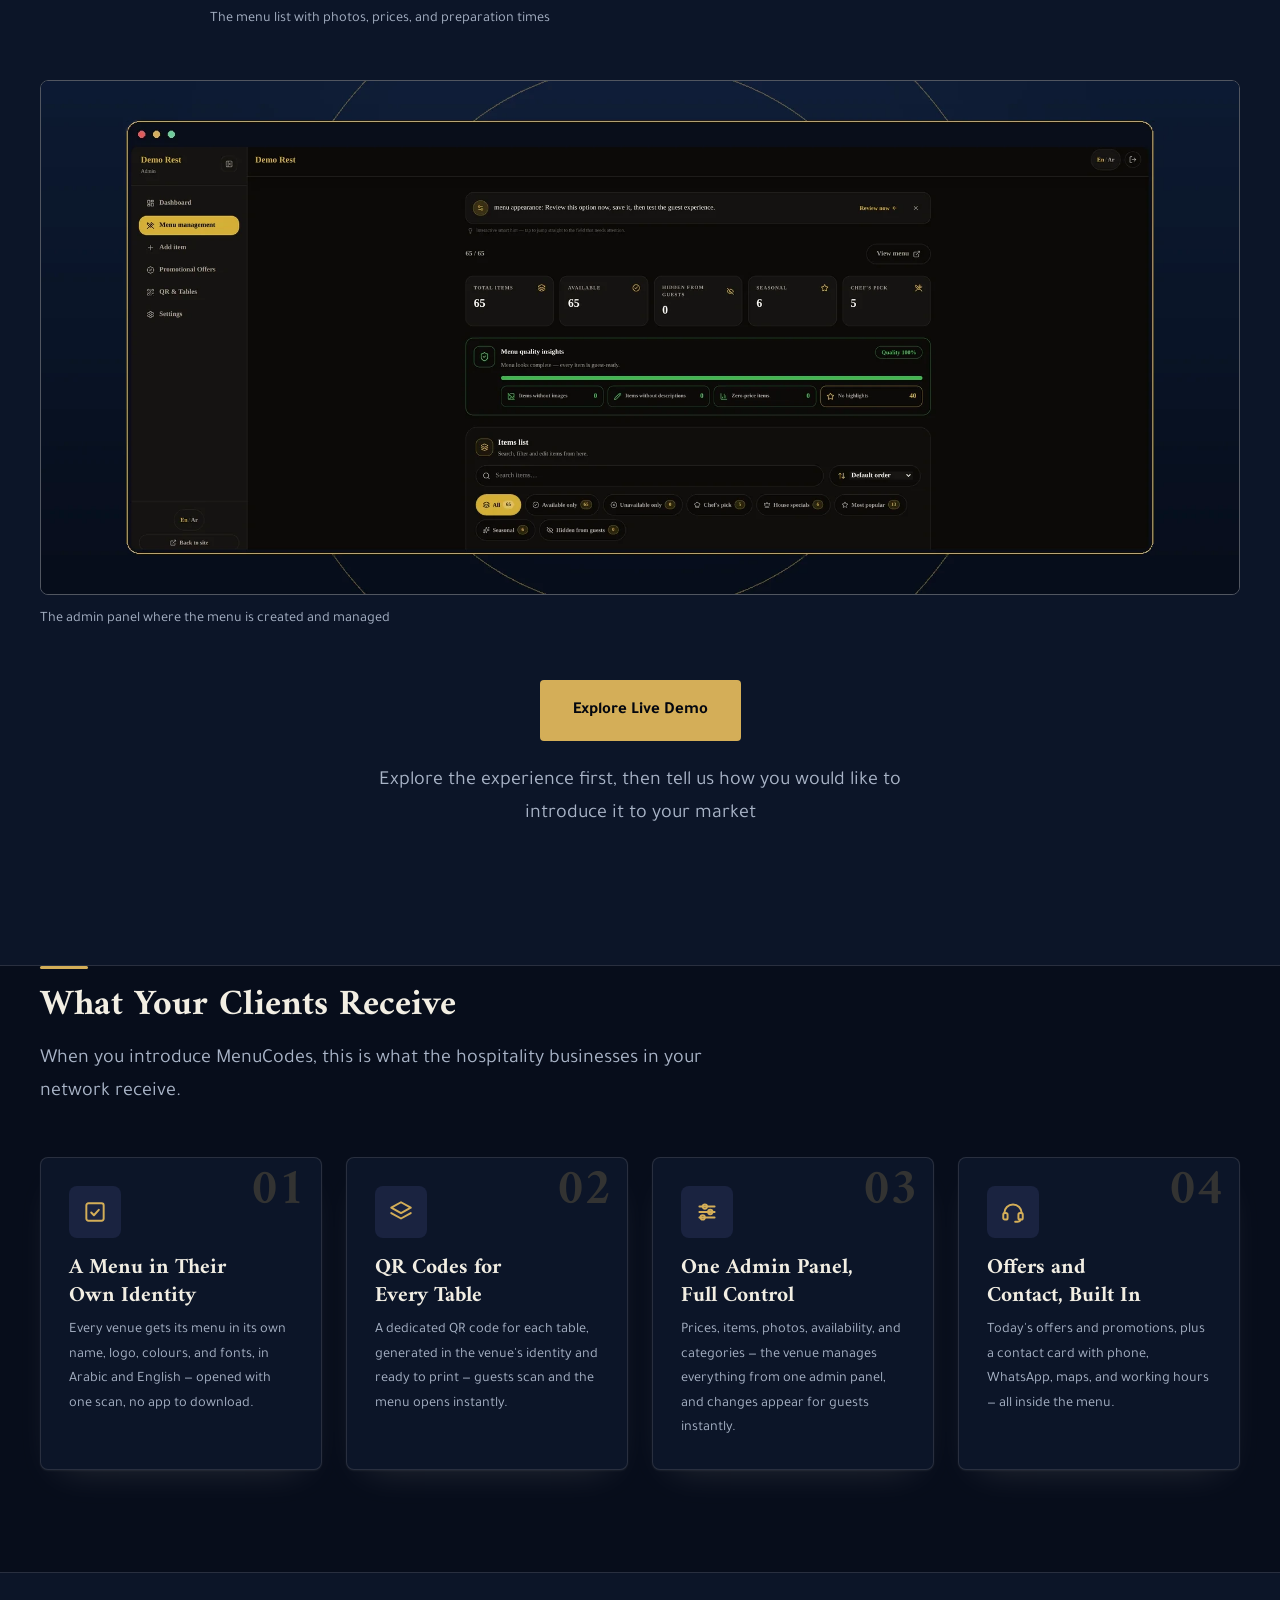
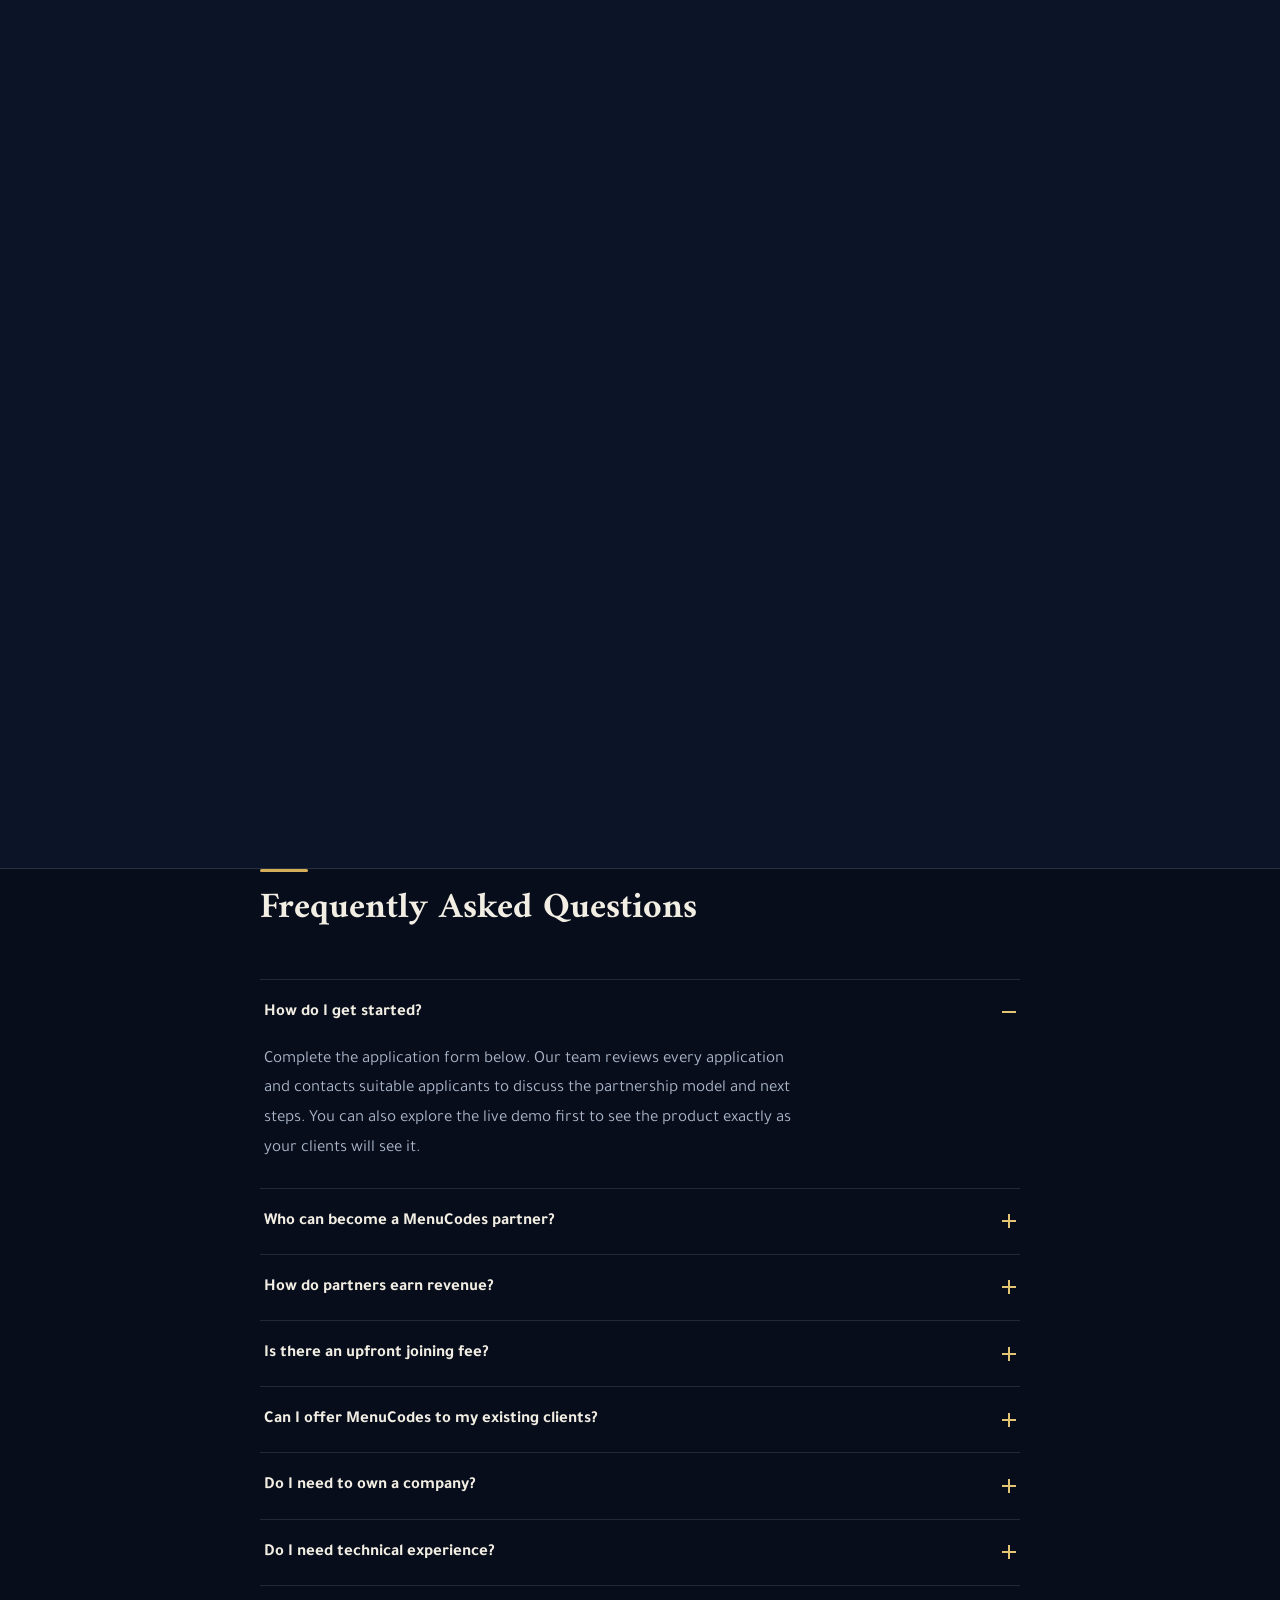
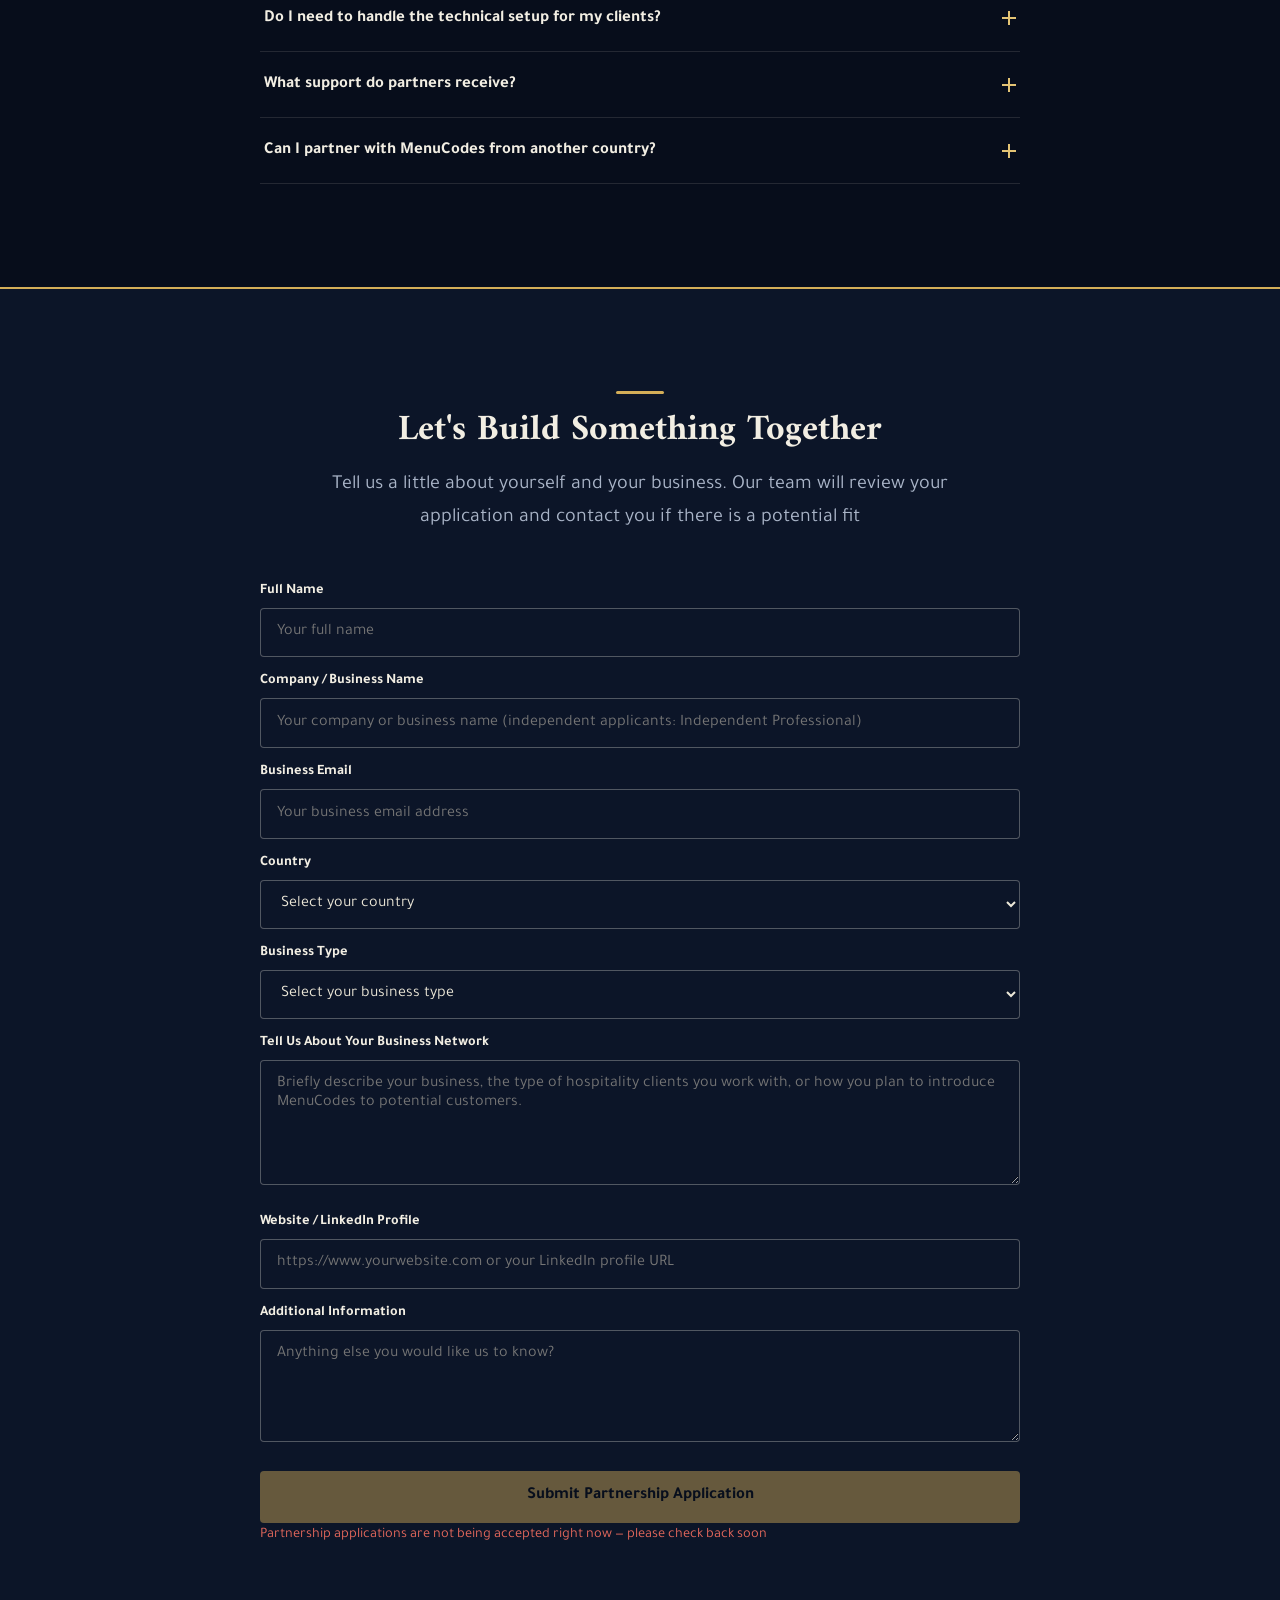
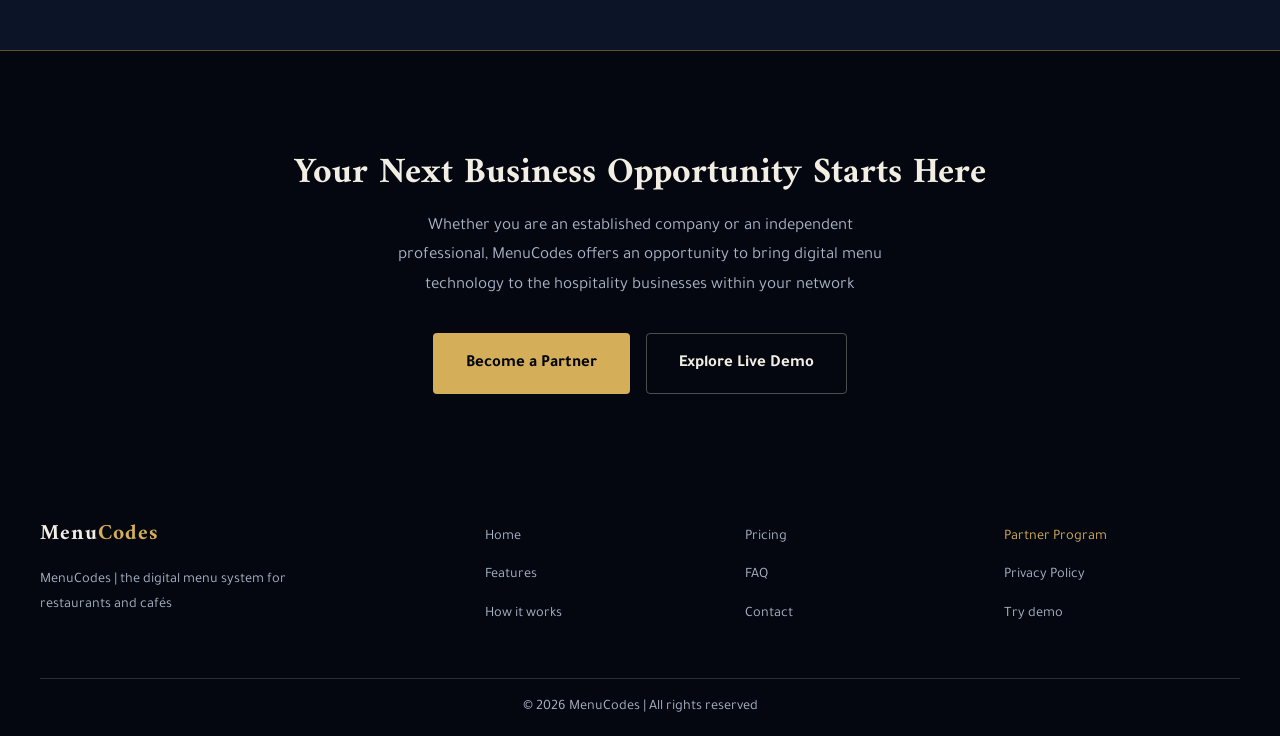
<file: partners/index.html>
<!DOCTYPE html>
<html lang="en" dir="ltr">
<head>
<meta charset="UTF-8">
<script src="../assets/js/boot.js"></script>
<meta name="viewport" content="width=device-width, initial-scale=1">
<meta name="robots" content="index, follow">
<title data-i18n="pages.partners.page_title">Partner Program | Become a Partner</title>
<meta name="description" data-i18n-attr="content:pages.partners.meta_description" content="Join the MenuCodes Partner Program and grow your business with wholesale digital menu solutions for restaurants, cafés, hotels, and hospitality businesses. Explore reseller, distribution, and business partnership opportunities.">
<meta name="keywords" data-i18n-attr="content:pages.partners.meta_keywords" content="MenuCodes partner program, become a partner, reseller partnership, distribution partnership, digital menu partnership, hospitality technology partner">
<link rel="canonical" href="./" data-abs-url="href">
<link rel="alternate" hreflang="en" href="./" data-abs-url="href">
<link rel="alternate" hreflang="ar" href="./" data-abs-url="href">
<link rel="alternate" hreflang="x-default" href="./" data-abs-url="href">
<meta property="og:type" content="website">
<meta property="og:site_name" content="MenuCodes">
<meta property="og:locale" content="en_US">
<meta property="og:locale:alternate" content="ar_AR">
<meta property="og:title" data-i18n-attr="content:pages.partners.page_title" content="Partner Program | Become a Partner">
<meta property="og:description" data-i18n-attr="content:pages.partners.meta_description" content="Join the MenuCodes Partner Program and grow your business with wholesale digital menu solutions for restaurants, cafés, hotels, and hospitality businesses. Explore reseller, distribution, and business partnership opportunities.">
<meta property="og:url" content="./" data-abs-url="content">
<meta property="og:image" content="../images/partners-hero.webp" data-abs-url="content">
<meta property="og:image:width" content="1600">
<meta property="og:image:height" content="1200">
<meta property="og:image:type" content="image/webp">
<meta property="og:image:alt" data-i18n-attr="content:images.partners_hero.alt" content="Smartphone mockup showing the MenuCodes digital menu for a hospitality business">
<meta name="twitter:image" content="../images/partners-hero.webp" data-abs-url="content">
<meta name="twitter:image:alt" data-i18n-attr="content:images.partners_hero.alt" content="Smartphone mockup showing the MenuCodes digital menu for a hospitality business">
<meta name="twitter:card" content="summary_large_image">
<meta name="twitter:title" data-i18n-attr="content:pages.partners.page_title" content="Partner Program | Become a Partner">
<meta name="twitter:description" data-i18n-attr="content:pages.partners.meta_description" content="Join the MenuCodes Partner Program and grow your business with wholesale digital menu solutions for restaurants, cafés, hotels, and hospitality businesses. Explore reseller, distribution, and business partnership opportunities.">
<meta name="theme-color" content="#0B1B33">
<meta name="referrer" content="strict-origin-when-cross-origin">
<script type="application/ld+json">
{"@context": "https://schema.org", "@type": "FAQPage", "inLanguage": "en", "mainEntity": [{"@type": "Question", "name": "How do I get started?", "acceptedAnswer": {"@type": "Answer", "text": "Complete the application form below. Our team reviews every application and contacts suitable applicants to discuss the partnership model and next steps. You can also explore the live demo first to see the product exactly as your clients will see it."}}, {"@type": "Question", "name": "Who can become a MenuCodes partner?", "acceptedAnswer": {"@type": "Answer", "text": "Marketing agencies, POS providers, software companies, printing and advertising businesses, hospitality consultants and suppliers, and independent resellers and sales professionals can apply — any business or professional with access to hospitality businesses that could benefit from a digital menu."}}, {"@type": "Question", "name": "How do partners earn revenue?", "acceptedAnswer": {"@type": "Answer", "text": "It depends on the approved partnership model. Revenue-sharing, reseller arrangements, and other commercial terms are agreed individually with each qualified partner, after their application has been reviewed."}}, {"@type": "Question", "name": "Is there an upfront joining fee?", "acceptedAnswer": {"@type": "Answer", "text": "The partnership structure and any applicable commercial requirements are discussed directly with qualified applicants. Submit an application to learn more."}}, {"@type": "Question", "name": "Can I offer MenuCodes to my existing clients?", "acceptedAnswer": {"@type": "Answer", "text": "Yes — introducing MenuCodes to your existing hospitality clients is one of the main ways partnerships work. Your current clients are a natural place to start."}}, {"@type": "Question", "name": "Do I need to own a company?", "acceptedAnswer": {"@type": "Answer", "text": "No. Both established businesses and independent professionals can apply. What matters is your connection to the market, not the size of your company."}}, {"@type": "Question", "name": "Do I need technical experience?", "acceptedAnswer": {"@type": "Answer", "text": "No. MenuCodes is a ready-made solution — there is nothing for you to build or maintain. You only need a clear understanding of your intended role."}}, {"@type": "Question", "name": "Do I need to handle the technical setup for my clients?", "acceptedAnswer": {"@type": "Answer", "text": "No. The MenuCodes team prepares each venue's menu, content, identity, and table QR codes. Your role is the relationship: introducing the solution and bringing the opportunity."}}, {"@type": "Question", "name": "What support do partners receive?", "acceptedAnswer": {"@type": "Answer", "text": "You get a named point of contact for product questions, plus the demo and product information you need to present MenuCodes with confidence."}}, {"@type": "Question", "name": "Can I partner with MenuCodes from another country?", "acceptedAnswer": {"@type": "Answer", "text": "Yes. Applications from different markets are welcome, and arrangements are reviewed individually based on your location and your access to hospitality businesses in your market."}}]}
</script>
<script type="application/ld+json">
{"@context":"https://schema.org","@type":"BreadcrumbList","itemListElement":[{"@type":"ListItem","position":1,"name":"Home","item":"https://__SITE_HOST__/"},{"@type":"ListItem","position":2,"name":"Partner Program","item":"https://__SITE_HOST__/partners/"}]}
</script>
<script type="application/ld+json">
{"@context": "https://schema.org", "@type": "WebPage", "name": "Partner Program | Become a Partner", "url": "https://__SITE_HOST__/partners/", "description": "Join the MenuCodes Partner Program and grow your business with wholesale digital menu solutions for restaurants, cafés, hotels, and hospitality businesses. Explore reseller, distribution, and business partnership opportunities.", "inLanguage": ["en", "ar"], "isPartOf": {"@type": "WebSite", "name": "MenuCodes", "url": "https://__SITE_HOST__/"}, "publisher": {"@type": "Organization", "name": "MenuCodes", "url": "https://__SITE_HOST__/", "logo": "https://__SITE_HOST__/images/apple-touch-icon.png"}, "primaryImageOfPage": {"@type": "ImageObject", "url": "https://__SITE_HOST__/images/partners-hero.webp", "width": 1600, "height": 1200}}
</script>
<link rel="icon" type="image/svg+xml" href="../images/favicon.svg">
<link rel="icon" href="../images/favicon.ico" sizes="any">
<link rel="icon" type="image/png" sizes="48x48" href="../images/favicon-48.png">
<link rel="icon" type="image/png" sizes="96x96" href="../images/favicon-96.png">
<link rel="icon" type="image/png" sizes="16x16" href="../images/favicon-16.png">
<link rel="icon" type="image/png" sizes="32x32" href="../images/favicon-32.png">
<link rel="icon" type="image/png" sizes="180x180" href="../images/favicon-180.png">
<link rel="icon" type="image/png" sizes="192x192" href="../images/favicon-192.png">
<link rel="apple-touch-icon" href="../images/apple-touch-icon.png">
<link rel="manifest" href="../site.webmanifest">
<link rel="preconnect" href="https://fonts.googleapis.com">
<link rel="preconnect" href="https://fonts.gstatic.com" crossorigin>
<link href="https://fonts.googleapis.com/css2?family=Amiri:wght@400;700&family=Tajawal:wght@400;500;700&display=swap" rel="stylesheet">
<link rel="stylesheet" href="../assets/css/main.css">
<noscript><style>.reveal{opacity:1!important;transform:none!important;filter:none!important;transition:none!important}html:not([data-i18n-ready]) body{visibility:visible!important}</style></noscript>
</head>
<body class="page-partners">
<svg class="mc-symbols" aria-hidden="true" focusable="false">
<defs>
<symbol id="mc-wa" viewBox="0 0 24 24" fill="currentColor"><path d="M12 2.5A9.5 9.5 0 0 0 3.7 16.6L2.5 21.5l5-1.2A9.5 9.5 0 1 0 12 2.5Zm0 17.3a7.8 7.8 0 0 1-4-1.1l-.3-.2-2.9.7.8-2.8-.2-.3a7.8 7.8 0 1 1 6.6 3.7Zm4.3-5.8c-.2-.1-1.4-.7-1.6-.8-.2-.1-.4-.1-.6.1l-.7.9c-.1.2-.3.2-.5.1a6.4 6.4 0 0 1-3.2-2.8c-.2-.4 0-.5.1-.6l.4-.5c.1-.2.1-.3 0-.5l-.8-1.8c-.2-.5-.4-.4-.6-.4h-.5c-.2 0-.5.2-.7.3-.9.9-1 2.4 0 3.9 1.2 1.8 2.9 3.2 4.9 4.3.7.3 1.2.5 1.6.6.7.2 1.3.2 1.8.1.6-.1 1.4-.6 1.6-1.2.2-.6.2-1 .1-1.2 0-.1-.2-.1-.4-.2Z"/></symbol>
</defs>
</svg>
<a class="skip-link" href="#main" data-i18n="aria.skip_link">Skip to main content</a>
<header class="site-head">
  <div class="container site-head__inner">
    <a class="brand" href="../"><span class="brand__word">Menu<span class="brand__codes">Codes</span></span></a>
    <nav class="site-nav" aria-label="MenuCodes">
      <a href="../" data-i18n="shared.nav.index">Home</a><a href="../features/" data-i18n="shared.nav.features">Features</a><a href="../how-it-works/" data-i18n="shared.nav.how-it-works">How it works</a><a href="../pricing/" data-i18n="shared.nav.pricing">Pricing</a><a href="../faq/" data-i18n="shared.nav.faq">FAQ</a><a href="../contact/" data-i18n="shared.nav.contact">Contact</a>
    </nav>
    <div class="site-head__actions">
      <button id="langToggle" class="lang-toggle" type="button" data-i18n-attr="aria-label:aria.lang_switch" aria-label="Switch language">عربي</button>
    </div>
    <button class="nav-toggle" type="button" aria-expanded="false" aria-controls="mobileNav" data-i18n-attr="aria-label:aria.nav_open" aria-label="Open the navigation menu"><span class="nav-toggle__bar"></span><span class="nav-toggle__bar"></span></button>
  </div>
</header>
<div class="mobile-nav" id="mobileNav">
  <div class="container">
    <a class="mobile-nav__link" href="../" data-i18n="shared.nav.index">Home</a><a class="mobile-nav__link" href="../features/" data-i18n="shared.nav.features">Features</a><a class="mobile-nav__link" href="../how-it-works/" data-i18n="shared.nav.how-it-works">How it works</a><a class="mobile-nav__link" href="../pricing/" data-i18n="shared.nav.pricing">Pricing</a><a class="mobile-nav__link" href="../faq/" data-i18n="shared.nav.faq">FAQ</a><a class="mobile-nav__link" href="../contact/" data-i18n="shared.nav.contact">Contact</a>
    <div class="mobile-nav__actions">
      <button class="lang-toggle" type="button" data-lang-toggle-alt data-i18n-attr="aria-label:aria.lang_switch" aria-label="Switch language">عربي</button>
    </div>
  </div>
</div>
<main id="main">
<section class="hero--split">
  <div class="container hero--split__grid">
    <div>
      <p class="kicker reveal" data-i18n="pages.partners.hero.kicker">PARTNER PROGRAM</p>
      <h1 class="reveal rd-5"><span data-i18n="pages.partners.hero.heading">Grow Your Business with</span> <span>Menu<span class="brand__codes">Codes</span></span></h1>
      <p class="lead reveal rd-10"><strong data-i18n="pages.partners.hero.subheading">Wholesale digital menu solutions for the hospitality industry, built to grow your business</strong><br><span data-i18n="pages.partners.hero.intro">Partner with us to introduce a modern digital menu solution to restaurants, cafés, hotels, and other hospitality businesses — and add a new source of growth to your business</span></p>
      <div class="hero__actions reveal rd-15">
        <a class="btn btn--gold btn--lg" href="#apply"><span data-i18n="pages.partners.hero.cta_primary">Become a Partner</span></a>
        <a class="btn btn--ghost btn--lg" href="#" data-demo-link target="_blank" rel="noopener"><span data-i18n="pages.partners.hero.cta_secondary">Explore Live Demo</span></a>
      </div>
    </div>
    <div class="hero__pair reveal rd-10">
      <figure class="hero__figure">
        <picture>
  <source srcset="../images/partners-hero.webp" type="image/webp">
  <img src="../images/partners-hero.webp" class="hero__img" width="1600" height="1200" fetchpriority="high" decoding="async" data-i18n-attr="alt:images.partners_hero.alt" alt="Smartphone mockup showing the MenuCodes digital menu for a hospitality business">
</picture>
      </figure>
    </div>
  </div>
</section>
<nav class="partner-subnav" data-i18n-attr="aria-label:pages.partners.subnav.label" aria-label="Partner program sections">
  <div class="partner-subnav__inner container">
    <a class="partner-subnav__link" href="#why" data-i18n="pages.partners.subnav.why">Why Partner</a><a class="partner-subnav__link" href="#who" data-i18n="pages.partners.subnav.who">Who Can Partner</a><a class="partner-subnav__link" href="#how" data-i18n="pages.partners.subnav.how">How It Works</a><a class="partner-subnav__link" href="#explore" data-i18n="pages.partners.subnav.explore">Explore the Product</a><a class="partner-subnav__link" href="#product" data-i18n="pages.partners.subnav.product">What Clients Receive</a><a class="partner-subnav__link" href="#models" data-i18n="pages.partners.subnav.models">Opportunities</a><a class="partner-subnav__link" href="#faq" data-i18n="pages.partners.subnav.faq">FAQ</a><a class="partner-subnav__link" href="#apply" data-i18n="pages.partners.subnav.apply">Apply</a>
  </div>
</nav>
<section class="section section--flush-top" id="why">
  <div class="container">
    <header class="section__head">
      <h2 class="reveal" data-i18n="pages.partners.why.heading">A Professional Way to Grow Your Business</h2>
      <p class="lead reveal rd-5" data-i18n="pages.partners.why.intro">Introduce a ready-made digital menu solution to hospitality businesses — without building your own product — and turn your existing client relationships into new business growth</p>
    </header>
    <div class="card-grid card-grid--4">
      <article class="feature-card reveal rd-0">
        <span class="feature-card__num" aria-hidden="true">01</span>
        <div class="feature-card__icon"><svg viewBox="0 0 24 24" fill="none" stroke="currentColor" stroke-width="1.8" stroke-linecap="round" stroke-linejoin="round" aria-hidden="true" focusable="false"><rect x="4" y="4" width="16" height="16" rx="2"/><path d="M8.5 12.5l2.5 2.5 4.5-5"/></svg></div>
        <h3 data-i18n="pages.partners.why.cards.1.title">Ready-to-Introduce Solution</h3>
        <p class="feature-card__sub" data-i18n="pages.partners.why.cards.1.subtitle">A Product You Can Offer Today</p>
        <p data-i18n="pages.partners.why.cards.1.body">Introduce an existing digital menu solution through your current business relationships and sales channels. There is nothing to build: the product is ready for you to present from the very first conversation</p>
      </article>
      <article class="feature-card reveal rd-5">
        <span class="feature-card__num" aria-hidden="true">02</span>
        <div class="feature-card__icon"><svg viewBox="0 0 24 24" fill="none" stroke="currentColor" stroke-width="1.8" stroke-linecap="round" stroke-linejoin="round" aria-hidden="true" focusable="false"><path d="M12 3l9 5-9 5-9-5 9-5Z"/><path d="M3 13l9 5 9-5"/></svg></div>
        <h3 data-i18n="pages.partners.why.cards.2.title">New Growth for Your Business</h3>
        <p class="feature-card__sub" data-i18n="pages.partners.why.cards.2.subtitle">Expand Your Service Portfolio</p>
        <p data-i18n="pages.partners.why.cards.2.body">Add a complementary technology solution to your existing services and create new commercial opportunities with your current or potential clients — one more reason for clients to work with you</p>
      </article>
      <article class="feature-card reveal rd-10">
        <span class="feature-card__num" aria-hidden="true">03</span>
        <div class="feature-card__icon"><svg viewBox="0 0 24 24" fill="none" stroke="currentColor" stroke-width="1.8" stroke-linecap="round" stroke-linejoin="round" aria-hidden="true" focusable="false"><path d="M5 7h14M5 12h14M5 17h14"/><circle cx="10" cy="7" r="2"/><circle cx="15" cy="12" r="2"/><circle cx="8" cy="17" r="2"/></svg></div>
        <h3 data-i18n="pages.partners.why.cards.3.title">Partnership Flexibility</h3>
        <p class="feature-card__sub" data-i18n="pages.partners.why.cards.3.subtitle">A Partnership That Fits Your Business</p>
        <p data-i18n="pages.partners.why.cards.3.body">Explore different partnership models based on your business structure, network, and preferred way of working. The partnership is shaped around how your business already operates</p>
      </article>
      <article class="feature-card reveal rd-15">
        <span class="feature-card__num" aria-hidden="true">04</span>
        <div class="feature-card__icon"><svg viewBox="0 0 24 24" fill="none" stroke="currentColor" stroke-width="1.8" stroke-linecap="round" stroke-linejoin="round" aria-hidden="true" focusable="false"><path d="M4 13a8 8 0 0 1 16 0"/><rect x="3" y="13" width="4" height="6" rx="1.5"/><rect x="17" y="13" width="4" height="6" rx="1.5"/><path d="M19 19a3 3 0 0 1-3 2h-2"/></svg></div>
        <h3 data-i18n="pages.partners.why.cards.4.title">Dedicated Coordination</h3>
        <p class="feature-card__sub" data-i18n="pages.partners.why.cards.4.subtitle">Support Throughout the Partnership</p>
        <p data-i18n="pages.partners.why.cards.4.body">Get the product information, demonstration resources, and coordination you need to introduce the solution effectively — with a clear point of contact for your questions</p>
      </article>
    </div>
  </div>
</section>
<section class="section section--flush-top" id="who">
  <div class="container">
    <header class="section__head">
      <h2 class="reveal" data-i18n="pages.partners.who.heading">Who Can Partner with MenuCodes?</h2>
      <p class="lead reveal rd-5" data-i18n="pages.partners.who.intro">We welcome businesses and professionals with access to hospitality businesses, or in industries connected to their technology, marketing, and operations</p>
    </header>
    <div class="card-grid card-grid--3">
      <article class="feature-card reveal rd-0">
        <span class="feature-card__num" aria-hidden="true">01</span>
        <div class="feature-card__icon"><svg viewBox="0 0 24 24" fill="none" stroke="currentColor" stroke-width="1.8" stroke-linecap="round" stroke-linejoin="round" aria-hidden="true" focusable="false"><path d="M3 11l14-5v12L3 13v-2Z"/><path d="M7 13v5a2 2 0 0 0 4 0v-4"/></svg></div>
        <h3 data-i18n="pages.partners.who.cards.1.title">Marketing Agencies</h3>
        <p data-i18n="pages.partners.who.cards.1.body">Agencies working with restaurants, cafés, hotels, and hospitality brands that want to expand their service offerings with a modern way to present menus</p>
      </article>
      <article class="feature-card reveal rd-5">
        <span class="feature-card__num" aria-hidden="true">02</span>
        <div class="feature-card__icon"><svg viewBox="0 0 24 24" fill="none" stroke="currentColor" stroke-width="1.8" stroke-linecap="round" stroke-linejoin="round" aria-hidden="true" focusable="false"><rect x="3" y="4" width="18" height="13" rx="2"/><path d="M8 21h8M12 17v4"/></svg></div>
        <h3 data-i18n="pages.partners.who.cards.2.title">POS Providers</h3>
        <p data-i18n="pages.partners.who.cards.2.body">Companies offering point-of-sale systems, restaurant management software, and hospitality technology. MenuCodes complements the systems your clients already use</p>
      </article>
      <article class="feature-card reveal rd-10">
        <span class="feature-card__num" aria-hidden="true">03</span>
        <div class="feature-card__icon"><svg viewBox="0 0 24 24" fill="none" stroke="currentColor" stroke-width="1.8" stroke-linecap="round" stroke-linejoin="round" aria-hidden="true" focusable="false"><path d="M8 6l-5 6 5 6M16 6l5 6-5 6"/></svg></div>
        <h3 data-i18n="pages.partners.who.cards.3.title">IT &amp; Software Companies</h3>
        <p data-i18n="pages.partners.who.cards.3.body">Technology providers, web development agencies, software companies, and IT service providers. Offer your clients a focused hospitality product without building one yourself</p>
      </article>
      <article class="feature-card reveal rd-0">
        <span class="feature-card__num" aria-hidden="true">04</span>
        <div class="feature-card__icon"><svg viewBox="0 0 24 24" fill="none" stroke="currentColor" stroke-width="1.8" stroke-linecap="round" stroke-linejoin="round" aria-hidden="true" focusable="false"><path d="M7 8V3h10v5"/><rect x="3" y="8" width="18" height="8" rx="2"/><path d="M7 13h10v8H7z"/></svg></div>
        <h3 data-i18n="pages.partners.who.cards.4.title">Printing &amp; Advertising Companies</h3>
        <p data-i18n="pages.partners.who.cards.4.body">Businesses providing menus, signage, branding, printing, and advertising to hospitality businesses. Help your clients move from printed menus to a digital menu they can update at any time</p>
      </article>
      <article class="feature-card reveal rd-5">
        <span class="feature-card__num" aria-hidden="true">05</span>
        <div class="feature-card__icon"><svg viewBox="0 0 24 24" fill="none" stroke="currentColor" stroke-width="1.8" stroke-linecap="round" stroke-linejoin="round" aria-hidden="true" focusable="false"><circle cx="12" cy="12" r="9"/><path d="M15.5 8.5l-2 5-5 2 2-5 5-2Z"/></svg></div>
        <h3 data-i18n="pages.partners.who.cards.5.title">Hospitality Consultants &amp; Suppliers</h3>
        <p data-i18n="pages.partners.who.cards.5.body">Professionals and companies serving restaurants, cafés, hotels, and other hospitality establishments. Recommend a solution you trust to the businesses you already advise and supply</p>
      </article>
      <article class="feature-card reveal rd-10">
        <span class="feature-card__num" aria-hidden="true">06</span>
        <div class="feature-card__icon"><svg viewBox="0 0 24 24" fill="none" stroke="currentColor" stroke-width="1.8" stroke-linecap="round" stroke-linejoin="round" aria-hidden="true" focusable="false"><circle cx="9" cy="8" r="3.5"/><path d="M3.5 20a5.5 5.5 0 0 1 11 0"/><path d="M16 5.5a3.5 3.5 0 0 1 0 5.5M17.5 14.7a5.5 5.5 0 0 1 3 5.3"/></svg></div>
        <h3 data-i18n="pages.partners.who.cards.6.title">Independent Resellers &amp; Sales Professionals</h3>
        <p data-i18n="pages.partners.who.cards.6.body">Individuals with relevant business connections, commercial experience, or an established network in hospitality. If you know the market and the people in it, MenuCodes gives you a real product to bring to them</p>
      </article>
    </div>
    <div class="demo-cta reveal">
      <p class="lead" data-i18n="pages.partners.who.note">Not sure if your business is a fit? If you have access to hospitality businesses, we would be happy to review your application</p>
      <div class="cta-band__actions">
        <a class="btn btn--gold" href="#apply"><span data-i18n="pages.partners.who.cta">Apply to Become a Partner</span></a>
      </div>
    </div>
  </div>
</section>
<section class="section section--flush-top" id="how">
  <div class="container">
    <header class="section__head">
      <h2 class="reveal" data-i18n="pages.partners.how.heading">Simple. Flexible. Business-Focused.</h2>
      <p class="lead reveal rd-5" data-i18n="pages.partners.how.intro">Getting started with MenuCodes is straightforward. Our process helps qualified partners understand the product and explore suitable business opportunities</p>
    </header>
    <div class="step-grid">
      <div class="step-card reveal rd-0">
        <span class="step-card__num" aria-hidden="true">01</span>
        <h3 data-i18n="pages.partners.how.steps.1.title">Apply</h3>
        <p data-i18n="pages.partners.how.steps.1.body">Submit the application with your business details and information about your network, so we can understand your position from the start</p>
      </div>
      <div class="step-card reveal rd-5">
        <span class="step-card__num" aria-hidden="true">02</span>
        <h3 data-i18n="pages.partners.how.steps.2.title">Connect</h3>
        <p data-i18n="pages.partners.how.steps.2.body">Our team reviews your application and contacts suitable applicants to discuss the potential partnership. This is a conversation, not a formality</p>
      </div>
      <div class="step-card reveal rd-10">
        <span class="step-card__num" aria-hidden="true">03</span>
        <h3 data-i18n="pages.partners.how.steps.3.title">Introduce</h3>
        <p data-i18n="pages.partners.how.steps.3.body">Explore the product demo, understand the available partnership model, and introduce MenuCodes to relevant hospitality businesses in your network</p>
      </div>
      <div class="step-card reveal rd-15">
        <span class="step-card__num" aria-hidden="true">04</span>
        <h3 data-i18n="pages.partners.how.steps.4.title">Grow</h3>
        <p data-i18n="pages.partners.how.steps.4.body">Develop business opportunities through your network and build a long-term commercial relationship. As you introduce MenuCodes to more businesses, the partnership grows with you</p>
      </div>
    </div>
  </div>
</section>
<section class="section section--flush-top" id="explore">
  <div class="container">
    <header class="section__head section__head--center">
      <h2 class="reveal" data-i18n="pages.partners.explore.heading">See What You&#x27;re Bringing to Your Clients</h2>
      <p class="lead reveal rd-5" data-i18n="pages.partners.explore.intro">Before becoming a partner, explore the actual product experience and see how MenuCodes helps hospitality businesses present their menus digitally</p>
    </header>
    <figure class="figure--flush explore-feature reveal rd-0">
      <picture>
  <source srcset="../images/partners-explore-detail.webp" type="image/webp">
  <img src="../images/partners-explore-detail.webp" class="split__img" width="1600" height="1200" loading="lazy" decoding="async" data-i18n-attr="alt:images.partners_explore.detail.alt" alt="Smartphone mockup showing the Lamb Mandi dish detail page in the MenuCodes digital menu with photo, story, and ingredients">
</picture>
      <figcaption data-i18n="pages.partners.explore.captions.2">Dish details with photos, ingredients, and the story behind each dish</figcaption>
    </figure>
    <figure class="figure--flush explore-secondary reveal rd-5">
      <picture>
  <source srcset="../images/partners-explore-menu.webp" type="image/webp">
  <img src="../images/partners-explore-menu.webp" class="split__img" width="1600" height="1200" loading="lazy" decoding="async" data-i18n-attr="alt:images.partners_explore.grills.alt" alt="Laptop mockup showing the Grills list in the MenuCodes digital menu with photos, prices, and preparation times">
</picture>
      <figcaption data-i18n="pages.partners.explore.captions.1">The menu list with photos, prices, and preparation times</figcaption>
    </figure>
    <figure class="banner reveal">
      <picture>
  <source srcset="../images/partners-explore-admin.webp" type="image/webp">
  <img src="../images/partners-explore-admin.webp" width="2100" height="900" loading="lazy" decoding="async" data-i18n-attr="alt:images.partners_explore.admin.alt" alt="Desktop browser showing menu item management in the MenuCodes admin panel">
</picture>
      <figcaption data-i18n="pages.partners.explore.captions.3">The admin panel where the menu is created and managed</figcaption>
    </figure>
    <div class="demo-cta reveal">
      <div class="cta-band__actions">
        <a class="btn btn--gold btn--lg" href="#" data-demo-link target="_blank" rel="noopener"><span data-i18n="pages.partners.explore.cta">Explore Live Demo</span></a>
      </div>
      <p class="lead" data-i18n="pages.partners.explore.secondary">Explore the experience first, then tell us how you would like to introduce it to your market</p>
    </div>
  </div>
</section>
<section class="section section--flush-top" id="product">
  <div class="container">
    <header class="section__head">
      <h2 class="reveal" data-i18n="pages.partners.product.heading">What Your Clients Receive</h2>
      <p class="lead reveal rd-5" data-i18n="pages.partners.product.intro">When you introduce MenuCodes, this is what the hospitality businesses in your network receive.</p>
    </header>
    <div class="card-grid card-grid--4">
      <article class="feature-card reveal rd-0">
        <span class="feature-card__num" aria-hidden="true">01</span>
        <div class="feature-card__icon"><svg viewBox="0 0 24 24" fill="none" stroke="currentColor" stroke-width="1.8" stroke-linecap="round" stroke-linejoin="round" aria-hidden="true" focusable="false"><rect x="4" y="4" width="16" height="16" rx="2"/><path d="M8.5 12.5l2.5 2.5 4.5-5"/></svg></div>
        <h3 data-i18n="pages.partners.product.cards.1.title">A Menu in Their Own Identity</h3>
        <p data-i18n="pages.partners.product.cards.1.body">Every venue gets its menu in its own name, logo, colours, and fonts, in Arabic and English — opened with one scan, no app to download.</p>
      </article>
      <article class="feature-card reveal rd-5">
        <span class="feature-card__num" aria-hidden="true">02</span>
        <div class="feature-card__icon"><svg viewBox="0 0 24 24" fill="none" stroke="currentColor" stroke-width="1.8" stroke-linecap="round" stroke-linejoin="round" aria-hidden="true" focusable="false"><path d="M12 3l9 5-9 5-9-5 9-5Z"/><path d="M3 13l9 5 9-5"/></svg></div>
        <h3 data-i18n="pages.partners.product.cards.2.title">QR Codes for Every Table</h3>
        <p data-i18n="pages.partners.product.cards.2.body">A dedicated QR code for each table, generated in the venue&#x27;s identity and ready to print — guests scan and the menu opens instantly.</p>
      </article>
      <article class="feature-card reveal rd-10">
        <span class="feature-card__num" aria-hidden="true">03</span>
        <div class="feature-card__icon"><svg viewBox="0 0 24 24" fill="none" stroke="currentColor" stroke-width="1.8" stroke-linecap="round" stroke-linejoin="round" aria-hidden="true" focusable="false"><path d="M5 7h14M5 12h14M5 17h14"/><circle cx="10" cy="7" r="2"/><circle cx="15" cy="12" r="2"/><circle cx="8" cy="17" r="2"/></svg></div>
        <h3 data-i18n="pages.partners.product.cards.3.title">One Admin Panel, Full Control</h3>
        <p data-i18n="pages.partners.product.cards.3.body">Prices, items, photos, availability, and categories — the venue manages everything from one admin panel, and changes appear for guests instantly.</p>
      </article>
      <article class="feature-card reveal rd-15">
        <span class="feature-card__num" aria-hidden="true">04</span>
        <div class="feature-card__icon"><svg viewBox="0 0 24 24" fill="none" stroke="currentColor" stroke-width="1.8" stroke-linecap="round" stroke-linejoin="round" aria-hidden="true" focusable="false"><path d="M4 13a8 8 0 0 1 16 0"/><rect x="3" y="13" width="4" height="6" rx="1.5"/><rect x="17" y="13" width="4" height="6" rx="1.5"/><path d="M19 19a3 3 0 0 1-3 2h-2"/></svg></div>
        <h3 data-i18n="pages.partners.product.cards.4.title">Offers and Contact, Built In</h3>
        <p data-i18n="pages.partners.product.cards.4.body">Today&#x27;s offers and promotions, plus a contact card with phone, WhatsApp, maps, and working hours — all inside the menu.</p>
      </article>
    </div>
  </div>
</section>
<section class="section section--flush-top" id="models">
  <div class="container">
    <header class="section__head">
      <h2 class="reveal" data-i18n="pages.partners.models.heading">Wholesale Partnership Models That Fit Your Business</h2>
      <p class="lead reveal rd-5" data-i18n="pages.partners.models.intro">We welcome different partnership structures depending on your business model, market reach, and commercial objectives</p>
      <p class="lead reveal rd-10" data-i18n="pages.partners.models.clarification">Partnership terms and commercial arrangements are discussed individually after reviewing the application. There are no publicly displayed prices or fixed commission promises on this page</p>
    </header>
    <div class="card-grid card-grid--4">
      <article class="feature-card reveal rd-0">
        <span class="feature-card__num" aria-hidden="true">01</span>
        <div class="feature-card__icon"><svg viewBox="0 0 24 24" fill="none" stroke="currentColor" stroke-width="1.8" stroke-linecap="round" stroke-linejoin="round" aria-hidden="true" focusable="false"><path d="M4 9l1-5h14l1 5"/><path d="M4 9v11h16V9"/><path d="M9 20v-6h6v6"/></svg></div>
        <h3 data-i18n="pages.partners.models.cards.1.title">Reseller Partnership</h3>
        <p data-i18n="pages.partners.models.cards.1.body">Introduce MenuCodes to hospitality businesses as part of your commercial portfolio, supported by the product information and demonstration resources you need to sell it with confidence</p>
      </article>
      <article class="feature-card reveal rd-5">
        <span class="feature-card__num" aria-hidden="true">02</span>
        <div class="feature-card__icon"><svg viewBox="0 0 24 24" fill="none" stroke="currentColor" stroke-width="1.8" stroke-linecap="round" stroke-linejoin="round" aria-hidden="true" focusable="false"><circle cx="6" cy="6" r="2.5"/><circle cx="18" cy="6" r="2.5"/><circle cx="12" cy="18" r="2.5"/><path d="M8 7.5l3 8M16 7.5l-3 8M8.5 6h7"/></svg></div>
        <h3 data-i18n="pages.partners.models.cards.2.title">Distribution Partnership</h3>
        <p data-i18n="pages.partners.models.cards.2.body">Distribute MenuCodes through your existing sales network or business channels. If you already reach a wide hospitality market, distribution puts a ready-made solution into the channels you operate</p>
      </article>
      <article class="feature-card reveal rd-10">
        <span class="feature-card__num" aria-hidden="true">03</span>
        <div class="feature-card__icon"><svg viewBox="0 0 24 24" fill="none" stroke="currentColor" stroke-width="1.8" stroke-linecap="round" stroke-linejoin="round" aria-hidden="true" focusable="false"><rect x="3" y="8" width="18" height="12" rx="2"/><path d="M9 8V6a2 2 0 0 1 2-2h2a2 2 0 0 1 2 2v2M3 13h18"/></svg></div>
        <h3 data-i18n="pages.partners.models.cards.3.title">Agency Partnership</h3>
        <p data-i18n="pages.partners.models.cards.3.body">Complement your marketing, branding, or digital services with an additional technology solution for hospitality clients — more value from the agency they already trust</p>
      </article>
      <article class="feature-card reveal rd-15">
        <span class="feature-card__num" aria-hidden="true">04</span>
        <div class="feature-card__icon"><svg viewBox="0 0 24 24" fill="none" stroke="currentColor" stroke-width="1.8" stroke-linecap="round" stroke-linejoin="round" aria-hidden="true" focusable="false"><circle cx="12" cy="12" r="9"/><circle cx="12" cy="12" r="5"/><circle cx="12" cy="12" r="1.2"/></svg></div>
        <h3 data-i18n="pages.partners.models.cards.4.title">Strategic Partnership</h3>
        <p data-i18n="pages.partners.models.cards.4.body">Discuss broader collaboration with companies that have relevant market access, established networks, or complementary products and services</p>
      </article>
    </div>
  </div>
</section>
<section class="section section--flush-top" id="faq">
  <div class="container container--narrow">
    <header class="section__head">
      <h2 class="reveal" data-i18n="pages.partners.faq.heading">Frequently Asked Questions</h2>
    </header>
    <div class="acc reveal">
<div class="acc__item" data-open="true">
  <h3 class="acc__heading"><button type="button" class="acc__button" id="partner-faq-btn-1" aria-expanded="true" aria-controls="partner-faq-panel-1"><span data-i18n="pages.partners.faq.items.1.q">How do I get started?</span><span class="acc__icon" aria-hidden="true"></span></button></h3>
  <div class="acc__panel" id="partner-faq-panel-1" role="region" aria-labelledby="partner-faq-btn-1"><div class="acc__panel-inner"><p data-i18n="pages.partners.faq.items.1.a">Complete the application form below. Our team reviews every application and contacts suitable applicants to discuss the partnership model and next steps. You can also explore the live demo first to see the product exactly as your clients will see it.</p></div></div>
</div>
<div class="acc__item" data-open="false">
  <h3 class="acc__heading"><button type="button" class="acc__button" id="partner-faq-btn-2" aria-expanded="false" aria-controls="partner-faq-panel-2"><span data-i18n="pages.partners.faq.items.2.q">Who can become a MenuCodes partner?</span><span class="acc__icon" aria-hidden="true"></span></button></h3>
  <div class="acc__panel" id="partner-faq-panel-2" role="region" aria-labelledby="partner-faq-btn-2"><div class="acc__panel-inner"><p data-i18n="pages.partners.faq.items.2.a">Marketing agencies, POS providers, software companies, printing and advertising businesses, hospitality consultants and suppliers, and independent resellers and sales professionals can apply — any business or professional with access to hospitality businesses that could benefit from a digital menu.</p></div></div>
</div>
<div class="acc__item" data-open="false">
  <h3 class="acc__heading"><button type="button" class="acc__button" id="partner-faq-btn-3" aria-expanded="false" aria-controls="partner-faq-panel-3"><span data-i18n="pages.partners.faq.items.3.q">How do partners earn revenue?</span><span class="acc__icon" aria-hidden="true"></span></button></h3>
  <div class="acc__panel" id="partner-faq-panel-3" role="region" aria-labelledby="partner-faq-btn-3"><div class="acc__panel-inner"><p data-i18n="pages.partners.faq.items.3.a">It depends on the approved partnership model. Revenue-sharing, reseller arrangements, and other commercial terms are agreed individually with each qualified partner, after their application has been reviewed.</p></div></div>
</div>
<div class="acc__item" data-open="false">
  <h3 class="acc__heading"><button type="button" class="acc__button" id="partner-faq-btn-4" aria-expanded="false" aria-controls="partner-faq-panel-4"><span data-i18n="pages.partners.faq.items.4.q">Is there an upfront joining fee?</span><span class="acc__icon" aria-hidden="true"></span></button></h3>
  <div class="acc__panel" id="partner-faq-panel-4" role="region" aria-labelledby="partner-faq-btn-4"><div class="acc__panel-inner"><p data-i18n="pages.partners.faq.items.4.a">The partnership structure and any applicable commercial requirements are discussed directly with qualified applicants. Submit an application to learn more.</p></div></div>
</div>
<div class="acc__item" data-open="false">
  <h3 class="acc__heading"><button type="button" class="acc__button" id="partner-faq-btn-5" aria-expanded="false" aria-controls="partner-faq-panel-5"><span data-i18n="pages.partners.faq.items.5.q">Can I offer MenuCodes to my existing clients?</span><span class="acc__icon" aria-hidden="true"></span></button></h3>
  <div class="acc__panel" id="partner-faq-panel-5" role="region" aria-labelledby="partner-faq-btn-5"><div class="acc__panel-inner"><p data-i18n="pages.partners.faq.items.5.a">Yes — introducing MenuCodes to your existing hospitality clients is one of the main ways partnerships work. Your current clients are a natural place to start.</p></div></div>
</div>
<div class="acc__item" data-open="false">
  <h3 class="acc__heading"><button type="button" class="acc__button" id="partner-faq-btn-6" aria-expanded="false" aria-controls="partner-faq-panel-6"><span data-i18n="pages.partners.faq.items.6.q">Do I need to own a company?</span><span class="acc__icon" aria-hidden="true"></span></button></h3>
  <div class="acc__panel" id="partner-faq-panel-6" role="region" aria-labelledby="partner-faq-btn-6"><div class="acc__panel-inner"><p data-i18n="pages.partners.faq.items.6.a">No. Both established businesses and independent professionals can apply. What matters is your connection to the market, not the size of your company.</p></div></div>
</div>
<div class="acc__item" data-open="false">
  <h3 class="acc__heading"><button type="button" class="acc__button" id="partner-faq-btn-7" aria-expanded="false" aria-controls="partner-faq-panel-7"><span data-i18n="pages.partners.faq.items.7.q">Do I need technical experience?</span><span class="acc__icon" aria-hidden="true"></span></button></h3>
  <div class="acc__panel" id="partner-faq-panel-7" role="region" aria-labelledby="partner-faq-btn-7"><div class="acc__panel-inner"><p data-i18n="pages.partners.faq.items.7.a">No. MenuCodes is a ready-made solution — there is nothing for you to build or maintain. You only need a clear understanding of your intended role.</p></div></div>
</div>
<div class="acc__item" data-open="false">
  <h3 class="acc__heading"><button type="button" class="acc__button" id="partner-faq-btn-8" aria-expanded="false" aria-controls="partner-faq-panel-8"><span data-i18n="pages.partners.faq.items.8.q">Do I need to handle the technical setup for my clients?</span><span class="acc__icon" aria-hidden="true"></span></button></h3>
  <div class="acc__panel" id="partner-faq-panel-8" role="region" aria-labelledby="partner-faq-btn-8"><div class="acc__panel-inner"><p data-i18n="pages.partners.faq.items.8.a">No. The MenuCodes team prepares each venue&#x27;s menu, content, identity, and table QR codes. Your role is the relationship: introducing the solution and bringing the opportunity.</p></div></div>
</div>
<div class="acc__item" data-open="false">
  <h3 class="acc__heading"><button type="button" class="acc__button" id="partner-faq-btn-9" aria-expanded="false" aria-controls="partner-faq-panel-9"><span data-i18n="pages.partners.faq.items.9.q">What support do partners receive?</span><span class="acc__icon" aria-hidden="true"></span></button></h3>
  <div class="acc__panel" id="partner-faq-panel-9" role="region" aria-labelledby="partner-faq-btn-9"><div class="acc__panel-inner"><p data-i18n="pages.partners.faq.items.9.a">You get a named point of contact for product questions, plus the demo and product information you need to present MenuCodes with confidence.</p></div></div>
</div>
<div class="acc__item" data-open="false">
  <h3 class="acc__heading"><button type="button" class="acc__button" id="partner-faq-btn-10" aria-expanded="false" aria-controls="partner-faq-panel-10"><span data-i18n="pages.partners.faq.items.10.q">Can I partner with MenuCodes from another country?</span><span class="acc__icon" aria-hidden="true"></span></button></h3>
  <div class="acc__panel" id="partner-faq-panel-10" role="region" aria-labelledby="partner-faq-btn-10"><div class="acc__panel-inner"><p data-i18n="pages.partners.faq.items.10.a">Yes. Applications from different markets are welcome, and arrangements are reviewed individually based on your location and your access to hospitality businesses in your market.</p></div></div>
</div>
    </div>
  </div>
</section>
<section class="section section--flush-top" id="apply">
  <div class="container container--narrow">
    <header class="section__head section__head--center">
      <h2 class="reveal" data-i18n="pages.partners.form.heading">Let&#x27;s Build Something Together</h2>
      <p class="lead reveal rd-5" data-i18n="pages.partners.form.intro">Tell us a little about yourself and your business. Our team will review your application and contact you if there is a potential fit</p>
    </header>
    <div class="reveal">
<form id="partnerForm" class="quote-form" novalidate>
    <div class="field">
      <label for="pName" data-i18n="pages.partners.form.fields.full_name.label">Full Name</label>
      <input id="pName" name="fullName" type="text" autocomplete="name" maxlength="120" required aria-describedby="pNameErr" data-i18n-attr="placeholder:pages.partners.form.fields.full_name.placeholder" placeholder="Your full name">
      <p class="field__error" id="pNameErr" data-i18n="pages.partners.form.fields.full_name.empty_error" hidden>Please enter your full name</p>
    </div>
    <div class="field">
      <label for="pCompany" data-i18n="pages.partners.form.fields.company.label">Company / Business Name</label>
      <input id="pCompany" name="company" type="text" autocomplete="organization" maxlength="120" required aria-describedby="pCompanyErr" data-i18n-attr="placeholder:pages.partners.form.fields.company.placeholder" placeholder="Your company or business name (independent applicants: Independent Professional)">
      <p class="field__error" id="pCompanyErr" data-i18n="pages.partners.form.fields.company.empty_error" hidden>Please enter your company or business name</p>
    </div>
    <div class="field">
      <label for="pEmail" data-i18n="pages.partners.form.fields.email.label">Business Email</label>
      <input id="pEmail" name="email" type="email" autocomplete="email" maxlength="120" required aria-describedby="pEmailErr" data-i18n-attr="placeholder:pages.partners.form.fields.email.placeholder" placeholder="Your business email address">
      <p class="field__error" id="pEmailErr" data-i18n="pages.partners.form.fields.email.empty_error" hidden>Please enter your business email</p>
    </div>
    <div class="field">
      <label for="pCountry" data-i18n="pages.partners.form.fields.country.label">Country</label>
      <select id="pCountry" name="country" required aria-describedby="pCountryErr">
        <option value="" data-i18n="pages.partners.form.fields.country.placeholder">Select your country</option>
        <option value="United Arab Emirates">United Arab Emirates</option>
        <option value="Saudi Arabia">Saudi Arabia</option>
        <option value="Qatar">Qatar</option>
        <option value="Kuwait">Kuwait</option>
        <option value="Bahrain">Bahrain</option>
        <option value="Oman">Oman</option>
        <option value="Jordan">Jordan</option>
        <option value="Lebanon">Lebanon</option>
        <option value="Syria">Syria</option>
        <option value="Iraq">Iraq</option>
        <option value="Egypt">Egypt</option>
        <option value="Yemen">Yemen</option>
        <option value="Turkey">Turkey</option>
        <option value="United States">United States</option>
        <option value="United Kingdom">United Kingdom</option>
        <option value="Canada">Canada</option>
        <option value="Germany">Germany</option>
        <option value="France">France</option>
        <option value="Spain">Spain</option>
        <option value="Italy">Italy</option>
        <option value="Netherlands">Netherlands</option>
        <option value="Switzerland">Switzerland</option>
        <option value="Sweden">Sweden</option>
        <option value="India">India</option>
        <option value="Pakistan">Pakistan</option>
        <option value="Bangladesh">Bangladesh</option>
        <option value="Philippines">Philippines</option>
        <option value="Indonesia">Indonesia</option>
        <option value="Malaysia">Malaysia</option>
        <option value="Singapore">Singapore</option>
        <option value="Australia">Australia</option>
        <option value="New Zealand">New Zealand</option>
        <option value="South Africa">South Africa</option>
        <option value="Nigeria">Nigeria</option>
        <option value="Kenya">Kenya</option>
        <option value="Morocco">Morocco</option>
        <option value="Tunisia">Tunisia</option>
        <option value="Algeria">Algeria</option>
        <option value="Brazil">Brazil</option>
        <option value="Mexico">Mexico</option>
        <option value="Argentina">Argentina</option>
      </select>
      <p class="field__error" id="pCountryErr" data-i18n="pages.partners.form.fields.country.empty_error" hidden>Please select your country</p>
    </div>
    <div class="field">
      <label for="pType" data-i18n="pages.partners.form.fields.business_type.label">Business Type</label>
      <select id="pType" name="businessType" required aria-describedby="pTypeErr">
        <option value="" data-i18n="pages.partners.form.fields.business_type.placeholder">Select your business type</option>
        <option value="marketing-agency" data-i18n="pages.partners.form.fields.business_type.options.1">Marketing Agency</option>
        <option value="pos-provider" data-i18n="pages.partners.form.fields.business_type.options.2">POS Provider</option>
        <option value="it-software" data-i18n="pages.partners.form.fields.business_type.options.3">IT / Software Company</option>
        <option value="printing-advertising" data-i18n="pages.partners.form.fields.business_type.options.4">Printing / Advertising Company</option>
        <option value="hospitality-consultant-supplier" data-i18n="pages.partners.form.fields.business_type.options.5">Hospitality Consultant / Supplier</option>
        <option value="independent-reseller" data-i18n="pages.partners.form.fields.business_type.options.6">Independent Reseller / Sales Professional</option>
        <option value="other" data-i18n="pages.partners.form.fields.business_type.options.7">Other</option>
      </select>
      <p class="field__error" id="pTypeErr" data-i18n="pages.partners.form.fields.business_type.empty_error" hidden>Please select your business type</p>
    </div>
    <div class="field">
      <label for="pNetwork" data-i18n="pages.partners.form.fields.network.label">Tell Us About Your Business Network</label>
      <textarea id="pNetwork" name="network" rows="5" maxlength="2000" required aria-describedby="pNetworkErr" data-i18n-attr="placeholder:pages.partners.form.fields.network.placeholder" placeholder="Briefly describe your business, the type of hospitality clients you work with, or how you plan to introduce MenuCodes to potential customers."></textarea>
      <p class="field__error" id="pNetworkErr" data-i18n="pages.partners.form.fields.network.empty_error" hidden>Please tell us about your business network</p>
    </div>
    <div class="msg-strength" data-msg-strength hidden>
      <div class="msg-strength__track"><span class="msg-strength__fill" data-msg-strength-fill></span></div>
      <span class="msg-strength__text" data-msg-strength-text></span>
    </div>
    <div class="field">
      <label for="pWebsite" data-i18n="pages.partners.form.fields.website.label">Website / LinkedIn Profile</label>
      <input id="pWebsite" name="website" type="url" inputmode="url" autocomplete="url" maxlength="200" aria-describedby="pWebsiteErr" data-i18n-attr="placeholder:pages.partners.form.fields.website.placeholder" placeholder="https://www.yourwebsite.com or your LinkedIn profile URL">
      <p class="field__error" id="pWebsiteErr" data-i18n="pages.partners.form.fields.website.invalid_error" hidden>Please enter a valid URL (starting with http:// or https://)</p>
    </div>
    <div class="field">
      <label for="pAdditional" data-i18n="pages.partners.form.fields.additional.label">Additional Information</label>
      <textarea id="pAdditional" name="additionalInfo" rows="4" maxlength="3000" data-i18n-attr="placeholder:pages.partners.form.fields.additional.placeholder" placeholder="Anything else you would like us to know?"></textarea>
    </div>
    <div class="cf-turnstile-slot" data-turnstile hidden></div>
    <p class="captcha-note" data-captcha-loading data-i18n="pages.partners.form.captcha.loading" hidden>Loading the security check, please wait a moment</p>
    <p class="field__error" data-captcha-failed data-i18n="pages.partners.form.captcha.failed" hidden>The security check could not be loaded, refresh the page and try again</p>
    <p class="field__error" data-captcha-error data-i18n="pages.partners.form.captcha.required" hidden>Please complete the security check first</p>
    <span class="submit-wrap" data-submit-wrap data-i18n-attr="title:pages.partners.form.captcha.hint" title="Complete the form fields above and finish the security check to enable the send button"><button type="submit" class="btn btn--gold btn--lg" aria-describedby="partnerCaptchaHint" disabled><span data-i18n="pages.partners.form.submit">Submit Partnership Application</span></button></span>
    <p class="captcha-note" id="partnerCaptchaHint" data-captcha-hint data-i18n="pages.partners.form.captcha.hint" hidden>Complete the form fields above and finish the security check to enable the send button</p>
    <div class="hp-field" aria-hidden="true">
      <label for="pHp">Website</label>
      <input id="pHp" name="hp_website" type="text" tabindex="-1" autocomplete="off" data-hp>
    </div>
</form>
    <p class="form__status" id="partnerFormStatus" role="status" aria-live="polite" hidden></p>
    </div>
  </div>
</section>
<section class="section cta-band">
  <div class="container">
    <h2 class="reveal" data-i18n="pages.partners.closing.heading">Your Next Business Opportunity Starts Here</h2>
    <p class="reveal rd-5" data-i18n="pages.partners.closing.copy">Whether you are an established company or an independent professional, MenuCodes offers an opportunity to bring digital menu technology to the hospitality businesses within your network</p>
    <div class="cta-band__actions reveal rd-10">
      <a class="btn btn--gold btn--lg" href="#apply"><span data-i18n="pages.partners.closing.cta_primary">Become a Partner</span></a>
      <a class="btn btn--ghost btn--lg" href="#" data-demo-link target="_blank" rel="noopener"><span data-i18n="pages.partners.closing.cta_secondary">Explore Live Demo</span></a>
    </div>
  </div>
</section>

</main>
<footer class="site-foot">
  <div class="container">
    <div class="site-foot__grid">
      <div>
        <a class="brand brand--on-dark" href="../"><span class="brand__word">Menu<span class="brand__codes">Codes</span></span></a>
        <p class="site-foot__tagline" data-i18n="shared.footer_tagline">MenuCodes | the digital menu system for restaurants and cafés</p>
      </div>
      <nav class="site-foot__nav" aria-label="MenuCodes">
        <ul class="site-foot__links">
          <li><a href="../" data-i18n="shared.nav.index">Home</a></li>
          <li><a href="../features/" data-i18n="shared.nav.features">Features</a></li>
          <li><a href="../how-it-works/" data-i18n="shared.nav.how-it-works">How it works</a></li>
        </ul>
        <ul class="site-foot__links">
          <li><a href="../pricing/" data-i18n="shared.nav.pricing">Pricing</a></li>
          <li><a href="../faq/" data-i18n="shared.nav.faq">FAQ</a></li>
          <li><a href="../contact/" data-i18n="shared.nav.contact">Contact</a></li>
        </ul>
        <ul class="site-foot__links">
          <li><a href="../partners/" aria-current="page" data-i18n="pages.partners.footer.nav.program">Partner Program</a></li>
          <li><a href="../privacy/" data-i18n="pages.partners.footer.nav.privacy">Privacy Policy</a></li>
          <li><a href="#" data-demo-link data-i18n="shared.footer.demo" target="_blank" rel="noopener">Try demo</a></li>
        </ul>
      </nav>
    </div>
    <div class="site-foot__bar">
      <a href="/staff-login" class="hp-link" data-hp-link tabindex="-1" aria-hidden="true">staff login</a>
      <span data-i18n="shared.footer_rights">© 2026 MenuCodes | All rights reserved</span>
    </div>
  </div>
</footer>
<script src="../assets/js/dictionary.js"></script>
<script src="../assets/js/i18n.js"></script>
<script src="../assets/js/main.js"></script>
</body>
</html>
</file>
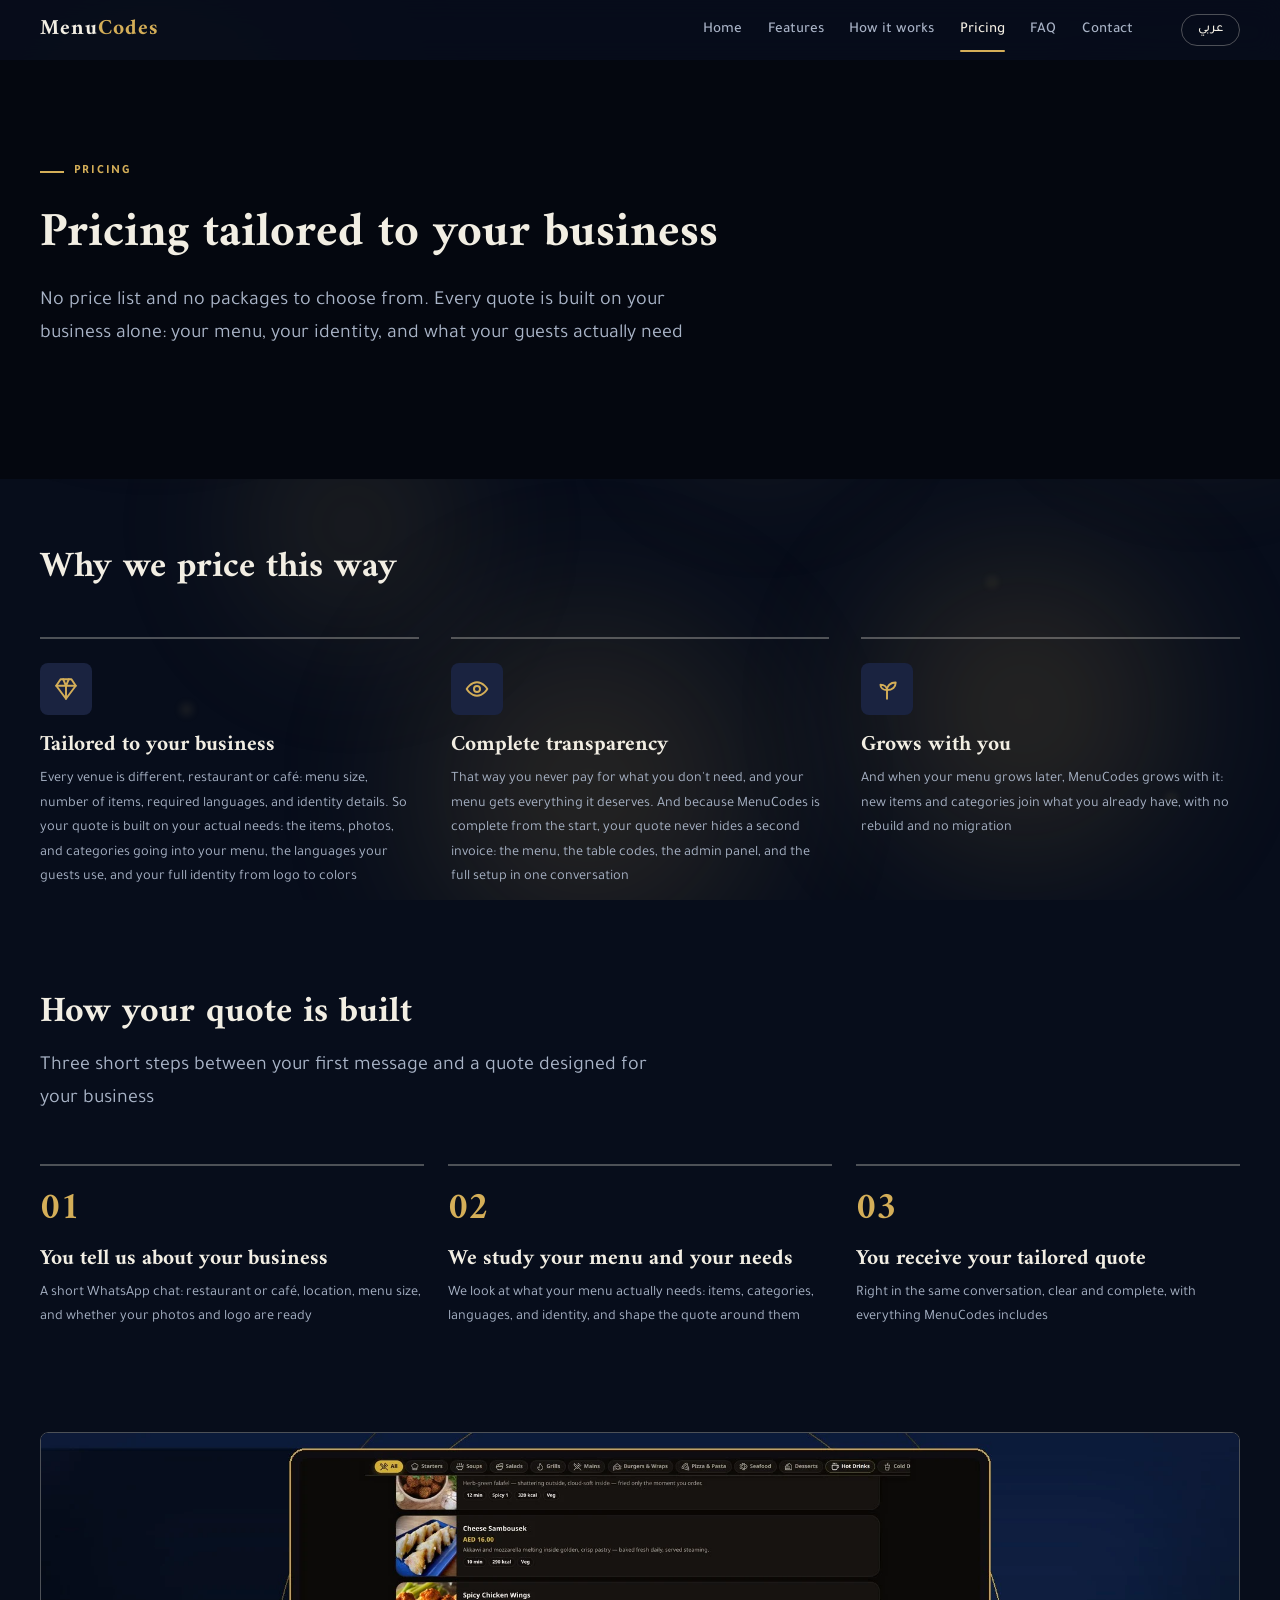
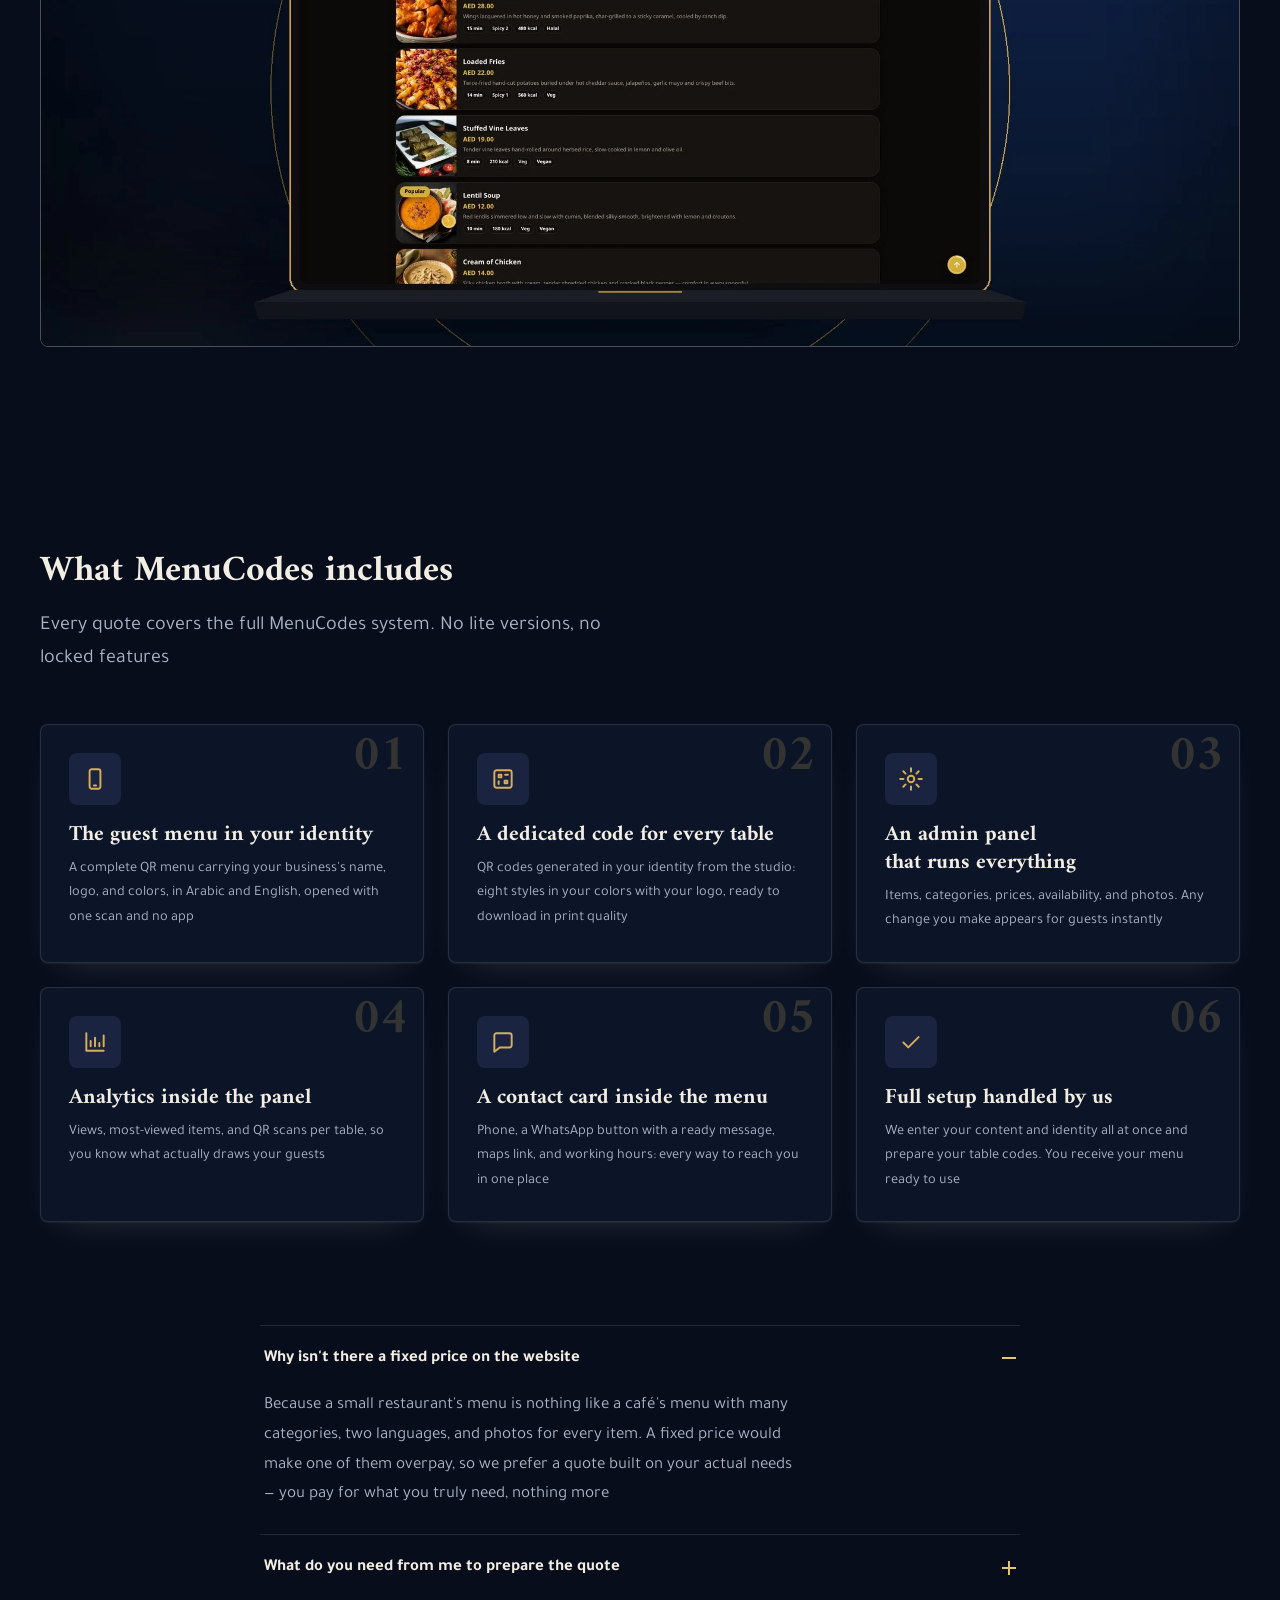
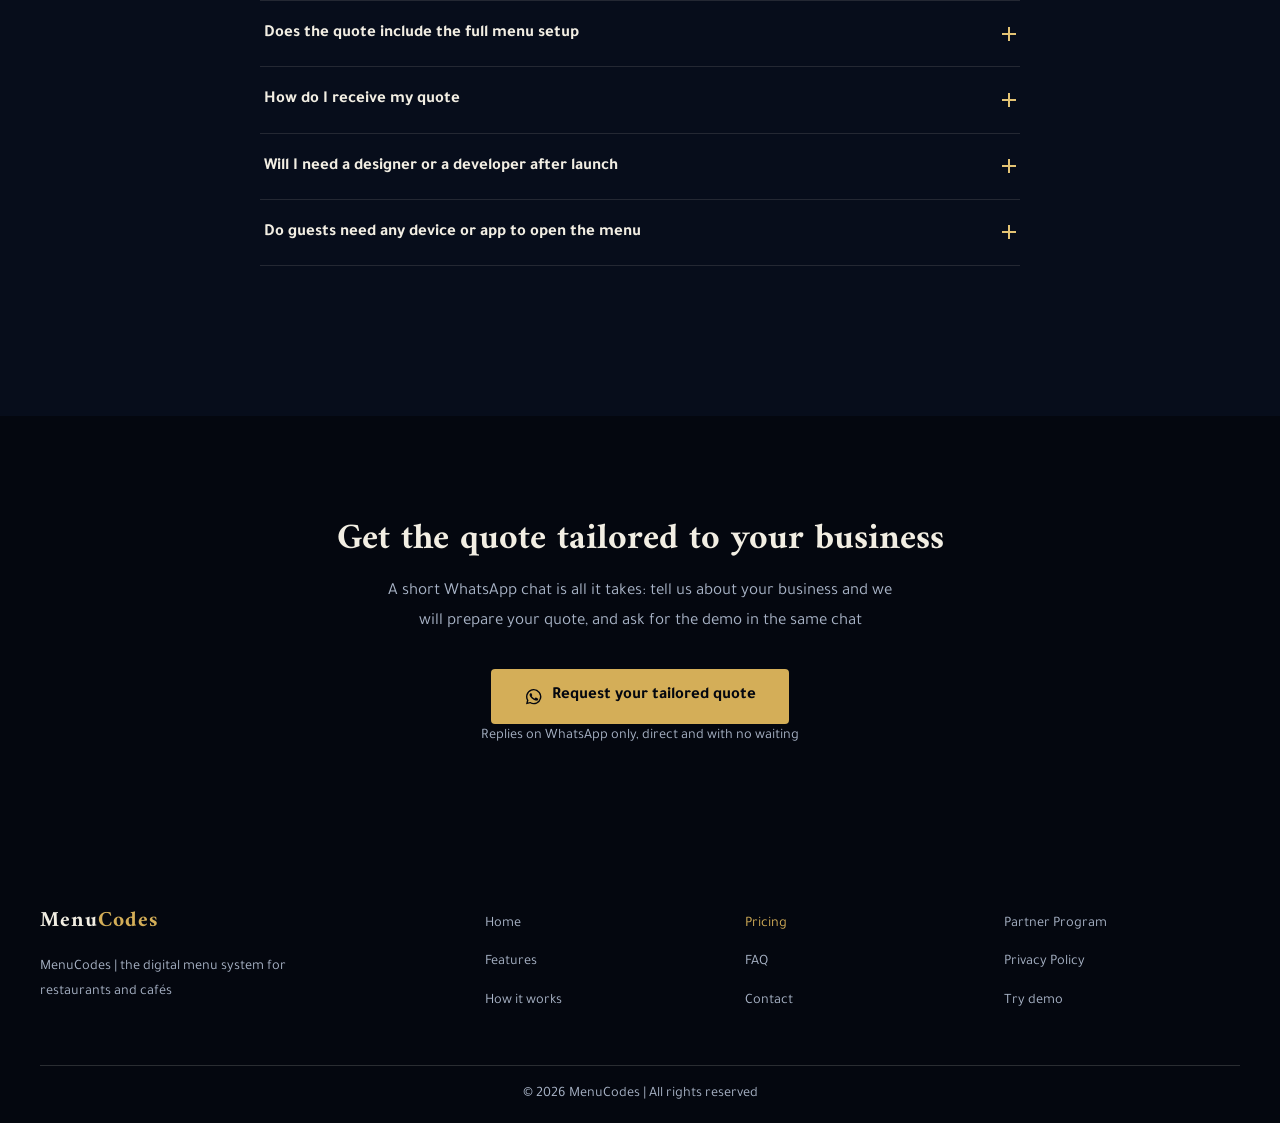
<file: pricing/index.html>
<!DOCTYPE html>
<html lang="en" dir="ltr">
<head>
<meta charset="UTF-8">
<script src="../assets/js/boot.js"></script>
<meta name="viewport" content="width=device-width, initial-scale=1">
<meta name="robots" content="index, follow">
<title data-i18n="pages.pricing.page_title">Pricing | MenuCodes — Tailored Quote for Your Venue</title>
<meta name="description" data-i18n-attr="content:pages.pricing.meta_description" content="Every restaurant and café is different, so MenuCodes prepares a tailored quote on WhatsApp — tell us about your venue and get a quote matched to your menu">
<meta name="keywords" data-i18n-attr="content:pages.pricing.meta_keywords" content="digital menu pricing, menu system cost, custom menu quote, QR menu for restaurants">
<link rel="canonical" href="./" data-abs-url="href">
<link rel="alternate" hreflang="en" href="./" data-abs-url="href">
<link rel="alternate" hreflang="ar" href="./" data-abs-url="href">
<link rel="alternate" hreflang="x-default" href="./" data-abs-url="href">
<meta property="og:type" content="website">
<meta property="og:site_name" content="MenuCodes">
<meta property="og:locale" content="en_US">
<meta property="og:locale:alternate" content="ar_AR">
<meta property="og:title" data-i18n-attr="content:pages.pricing.page_title" content="Pricing | MenuCodes — Tailored Quote for Your Venue">
<meta property="og:description" data-i18n-attr="content:pages.pricing.meta_description" content="Every restaurant and café is different, so MenuCodes prepares a tailored quote on WhatsApp — tell us about your venue and get a quote matched to your menu">
<meta property="og:url" content="./" data-abs-url="content">
<meta property="og:image" content="../images/hero-pricing.webp" data-abs-url="content">
<meta property="og:image:width" content="1600">
<meta property="og:image:height" content="1200">
<meta property="og:image:type" content="image/webp">
<meta property="og:image:alt" data-i18n-attr="content:pages.pricing.seo.og_image_alt" content="MenuCodes admin dashboard on a desktop monitor, showing menu statistics">
<meta name="twitter:image" content="../images/hero-pricing.webp" data-abs-url="content">
<meta name="twitter:image:alt" data-i18n-attr="content:pages.pricing.seo.og_image_alt" content="MenuCodes admin dashboard on a desktop monitor, showing menu statistics">
<meta name="twitter:card" content="summary_large_image">
<meta name="twitter:title" data-i18n-attr="content:pages.pricing.page_title" content="Pricing | MenuCodes — Tailored Quote for Your Venue">
<meta name="twitter:description" data-i18n-attr="content:pages.pricing.meta_description" content="Every restaurant and café is different, so MenuCodes prepares a tailored quote on WhatsApp — tell us about your venue and get a quote matched to your menu">
<meta name="theme-color" content="#0B1B33">
<meta name="referrer" content="strict-origin-when-cross-origin">
<script type="application/ld+json">
{"@context":"https://schema.org","@type":"BreadcrumbList","itemListElement":[{"@type":"ListItem","position":1,"name":"Home","item":"https://__SITE_HOST__/"},{"@type":"ListItem","position":2,"name":"Pricing","item":"https://__SITE_HOST__/pricing/"}]}
</script>
<script type="application/ld+json">
{"@context": "https://schema.org", "@type": "WebPage", "name": "Pricing | MenuCodes — Tailored Quote for Your Venue", "url": "https://__SITE_HOST__/pricing/", "description": "Every restaurant and café is different, so MenuCodes prepares a tailored quote on WhatsApp — tell us about your venue and get a quote matched to your menu", "inLanguage": ["en", "ar"], "isPartOf": {"@type": "WebSite", "name": "MenuCodes", "url": "https://__SITE_HOST__/"}, "publisher": {"@type": "Organization", "name": "MenuCodes", "url": "https://__SITE_HOST__/", "logo": "https://__SITE_HOST__/images/apple-touch-icon.png"}, "primaryImageOfPage": {"@type": "ImageObject", "url": "https://__SITE_HOST__/images/hero-pricing.webp", "width": 1600, "height": 1200}}
</script>
<link rel="icon" type="image/svg+xml" href="../images/favicon.svg">
<link rel="icon" href="../images/favicon.ico" sizes="any">
<link rel="icon" type="image/png" sizes="48x48" href="../images/favicon-48.png">
<link rel="icon" type="image/png" sizes="96x96" href="../images/favicon-96.png">
<link rel="icon" type="image/png" sizes="16x16" href="../images/favicon-16.png">
<link rel="icon" type="image/png" sizes="32x32" href="../images/favicon-32.png">
<link rel="icon" type="image/png" sizes="180x180" href="../images/favicon-180.png">
<link rel="icon" type="image/png" sizes="192x192" href="../images/favicon-192.png">
<link rel="apple-touch-icon" href="../images/apple-touch-icon.png">
<link rel="manifest" href="../site.webmanifest">
<link rel="preconnect" href="https://fonts.googleapis.com">
<link rel="preconnect" href="https://fonts.gstatic.com" crossorigin>
<link href="https://fonts.googleapis.com/css2?family=Amiri:wght@400;700&family=Tajawal:wght@400;500;700&display=swap" rel="stylesheet">
<link rel="stylesheet" href="../assets/css/main.css">
<noscript><style>.reveal{opacity:1!important;transform:none!important;filter:none!important;transition:none!important}html:not([data-i18n-ready]) body{visibility:visible!important}</style></noscript>
</head>
<body>
<a class="skip-link" href="#main" data-i18n="aria.skip_link">Skip to main content</a>
<svg class="mc-symbols" aria-hidden="true" focusable="false">
<defs>
<symbol id="mc-wa" viewBox="0 0 24 24" fill="currentColor"><path d="M12 2.5A9.5 9.5 0 0 0 3.7 16.6L2.5 21.5l5-1.2A9.5 9.5 0 1 0 12 2.5Zm0 17.3a7.8 7.8 0 0 1-4-1.1l-.3-.2-2.9.7.8-2.8-.2-.3a7.8 7.8 0 1 1 6.6 3.7Zm4.3-5.8c-.2-.1-1.4-.7-1.6-.8-.2-.1-.4-.1-.6.1l-.7.9c-.1.2-.3.2-.5.1a6.4 6.4 0 0 1-3.2-2.8c-.2-.4 0-.5.1-.6l.4-.5c.1-.2.1-.3 0-.5l-.8-1.8c-.2-.5-.4-.4-.6-.4h-.5c-.2 0-.5.2-.7.3-.9.9-1 2.4 0 3.9 1.2 1.8 2.9 3.2 4.9 4.3.7.3 1.2.5 1.6.6.7.2 1.3.2 1.8.1.6-.1 1.4-.6 1.6-1.2.2-.6.2-1 .1-1.2 0-.1-.2-.1-.4-.2Z"/></symbol>
</defs>
</svg>
<header class="site-head">
  <div class="container site-head__inner">
    <a class="brand" href="../"><span class="brand__word">Menu<span class="brand__codes">Codes</span></span></a>
    <nav class="site-nav" aria-label="MenuCodes">
      <a href="../" data-i18n="shared.nav.index">Home</a><a href="../features/" data-i18n="shared.nav.features">Features</a><a href="../how-it-works/" data-i18n="shared.nav.how-it-works">How it works</a><a href="./" aria-current="page" data-i18n="shared.nav.pricing">Pricing</a><a href="../faq/" data-i18n="shared.nav.faq">FAQ</a><a href="../contact/" data-i18n="shared.nav.contact">Contact</a>
    </nav>
    <div class="site-head__actions">
      <button id="langToggle" class="lang-toggle" type="button" data-i18n-attr="aria-label:aria.lang_switch" aria-label="Switch language">عربي</button>
    </div>
    <button class="nav-toggle" type="button" aria-expanded="false" aria-controls="mobileNav" data-i18n-attr="aria-label:aria.nav_open" aria-label="Open the navigation menu"><span class="nav-toggle__bar"></span><span class="nav-toggle__bar"></span></button>
  </div>
</header>
<div class="mobile-nav" id="mobileNav">
  <div class="container">
    <a class="mobile-nav__link" href="../" data-i18n="shared.nav.index">Home</a><a class="mobile-nav__link" href="../features/" data-i18n="shared.nav.features">Features</a><a class="mobile-nav__link" href="../how-it-works/" data-i18n="shared.nav.how-it-works">How it works</a><a class="mobile-nav__link" href="./" aria-current="page" data-i18n="shared.nav.pricing">Pricing</a><a class="mobile-nav__link" href="../faq/" data-i18n="shared.nav.faq">FAQ</a><a class="mobile-nav__link" href="../contact/" data-i18n="shared.nav.contact">Contact</a>
    <div class="mobile-nav__actions">
      <button class="lang-toggle" type="button" data-lang-toggle-alt data-i18n-attr="aria-label:aria.lang_switch" aria-label="Switch language">عربي</button>
    </div>
  </div>
</div>
<main id="main">
<section class="hero--page hero--page--dark">
  <div class="container"><div class="hero--page__inner">
    <p class="kicker kicker--on-dark reveal" data-i18n="pages.pricing.hero.kicker">Pricing</p>
    <h1 class="reveal rd-5" data-i18n="pages.pricing.hero.heading">Pricing tailored to your business</h1>
    <p class="lead reveal rd-10" data-i18n="pages.pricing.hero.subheading">No price list and no packages to choose from. Every quote is built on your business alone: your menu, your identity, and what your guests actually need</p>
  </div></div>
</section><section class="section section--airy-top">
  <div class="container">
    <header class="section__head">
    <h2 class="reveal" data-i18n="pages.pricing.factors.heading">Why we price this way</h2>
  </header>
    <div class="factors-grid">
      <article class="factor reveal rd-0">
        <span class="factor__icon" aria-hidden="true"><svg viewBox="0 0 24 24" fill="none" stroke="currentColor" stroke-width="1.8" stroke-linecap="round" stroke-linejoin="round" focusable="false"><path d="M7 3h10l4 6-9 12L3 9l4-6Z"/><path d="M3 9h18M9.5 3L12 9l2.5-6M12 9v12"/></svg></span>
        <h3 data-i18n="pages.pricing.factors.1.title">Tailored to your business</h3>
        <p data-i18n="pages.pricing.factors.1.text">Every venue is different, restaurant or café: menu size, number of items, required languages, and identity details. So your quote is built on your actual needs: the items, photos, and categories going into your menu, the languages your guests use, and your full identity from logo to colors</p>
      </article>
      <article class="factor reveal rd-10">
        <span class="factor__icon" aria-hidden="true"><svg viewBox="0 0 24 24" fill="none" stroke="currentColor" stroke-width="1.8" stroke-linecap="round" stroke-linejoin="round" focusable="false"><path d="M2.5 12S6 5.8 12 5.8 21.5 12 21.5 12 18 18.2 12 18.2 2.5 12 2.5 12Z"/><circle cx="12" cy="12" r="2.8"/></svg></span>
        <h3 data-i18n="pages.pricing.factors.2.title">Complete transparency</h3>
        <p data-i18n="pages.pricing.factors.2.text">That way you never pay for what you don&#x27;t need, and your menu gets everything it deserves. And because MenuCodes is complete from the start, your quote never hides a second invoice: the menu, the table codes, the admin panel, and the full setup in one conversation</p>
      </article>
      <article class="factor reveal rd-20">
        <span class="factor__icon" aria-hidden="true"><svg viewBox="0 0 24 24" fill="none" stroke="currentColor" stroke-width="1.8" stroke-linecap="round" stroke-linejoin="round" focusable="false"><path d="M12 21v-8"/><path d="M12 13c0-4 3-7 8-7 0 4-3 7-8 7Z"/><path d="M12 13c0-3-2.5-5-6-5 0 3 2.5 5 6 5Z"/></svg></span>
        <h3 data-i18n="pages.pricing.factors.3.title">Grows with you</h3>
        <p data-i18n="pages.pricing.factors.3.text">And when your menu grows later, MenuCodes grows with it: new items and categories join what you already have, with no rebuild and no migration</p>
      </article>
    </div>
  </div>
</section>
<section class="section section--flush-top">
  <div class="container">
    <header class="section__head">
    <h2 class="reveal" data-i18n="pages.pricing.sections.quote_steps.heading">How your quote is built</h2>
    <p class="lead reveal rd-5" data-i18n="pages.pricing.sections.quote_steps.intro">Three short steps between your first message and a quote designed for your business</p>
  </header>
    <div class="step-grid">
      <div class="step-card reveal rd-0">
  <span class="step-card__num" aria-hidden="true">01</span>
  <h3 data-i18n="pages.pricing.sections.quote_steps.steps.1.title">You tell us about your business</h3>
  <p data-i18n="pages.pricing.sections.quote_steps.steps.1.copy">A short WhatsApp chat: restaurant or café, location, menu size, and whether your photos and logo are ready</p>
</div>
<div class="step-card reveal rd-10">
  <span class="step-card__num" aria-hidden="true">02</span>
  <h3 data-i18n="pages.pricing.sections.quote_steps.steps.2.title">We study your menu and your needs</h3>
  <p data-i18n="pages.pricing.sections.quote_steps.steps.2.copy">We look at what your menu actually needs: items, categories, languages, and identity, and shape the quote around them</p>
</div>
<div class="step-card reveal rd-20">
  <span class="step-card__num" aria-hidden="true">03</span>
  <h3 data-i18n="pages.pricing.sections.quote_steps.steps.3.title">You receive your tailored quote</h3>
  <p data-i18n="pages.pricing.sections.quote_steps.steps.3.copy">Right in the same conversation, clear and complete, with everything MenuCodes includes</p>
</div>
    </div>
  </div>
</section>
<section class="section section--flush-top">
<div class="container">
  <figure class="banner reveal">
    <picture>
  <source srcset="../images/evening-ambience.webp" type="image/webp">
  <img src="../images/evening-ambience.webp" width="2016" height="864" loading="lazy" decoding="async" data-i18n-attr="alt:images.evening_section.alt" alt="Wide laptop mockup showing the MenuCodes menu in full list view">
</picture>
  </figure>
</div>
</section>
<section class="section">
  <div class="container">
<header class="section__head">
    <h2 class="reveal" data-i18n="pages.pricing.included.heading">What MenuCodes includes</h2>
    <p class="lead reveal rd-5" data-i18n="pages.pricing.included.intro">Every quote covers the full MenuCodes system. No lite versions, no locked features</p>
  </header>    <div class="card-grid card-grid--3">
<article class="feature-card reveal rd-0">
  <span class="feature-card__num" aria-hidden="true">01</span>
  <div class="feature-card__icon"><svg viewBox="0 0 24 24" fill="none" stroke="currentColor" stroke-width="1.8" stroke-linecap="round" stroke-linejoin="round" aria-hidden="true" focusable="false"><rect x="7" y="3" width="10" height="18" rx="2"/><path d="M11 18h2"/></svg></div>
  <h3 data-i18n="pages.pricing.included.items.1.title">The guest menu in your identity</h3>
  <p data-i18n="pages.pricing.included.items.1.copy">A complete QR menu carrying your business&#x27;s name, logo, and colors, in Arabic and English, opened with one scan and no app</p>
</article>
<article class="feature-card reveal rd-10">
  <span class="feature-card__num" aria-hidden="true">02</span>
  <div class="feature-card__icon"><svg viewBox="0 0 24 24" fill="none" stroke="currentColor" stroke-width="1.8" stroke-linecap="round" stroke-linejoin="round" aria-hidden="true" focusable="false"><rect x="4" y="4" width="16" height="16" rx="2"/><path d="M8 8h2.5v2.5H8zM13.5 13.5H16V16h-2.5zM8 14v2.5M14 8h2.5"/></svg></div>
  <h3 data-i18n="pages.pricing.included.items.2.title">A dedicated code for every table</h3>
  <p data-i18n="pages.pricing.included.items.2.copy">QR codes generated in your identity from the studio: eight styles in your colors with your logo, ready to download in print quality</p>
</article>
<article class="feature-card reveal rd-20">
  <span class="feature-card__num" aria-hidden="true">03</span>
  <div class="feature-card__icon"><svg viewBox="0 0 24 24" fill="none" stroke="currentColor" stroke-width="1.8" stroke-linecap="round" stroke-linejoin="round" aria-hidden="true" focusable="false"><circle cx="12" cy="12" r="3"/><path d="M12 2v3M12 19v3M2 12h3M19 12h3M4.9 4.9 7 7M17 17l2.1 2.1M19.1 4.9 17 7M7 17l-2.1 2.1"/></svg></div>
  <h3 data-i18n="pages.pricing.included.items.3.title">An admin panel that runs everything</h3>
  <p data-i18n="pages.pricing.included.items.3.copy">Items, categories, prices, availability, and photos. Any change you make appears for guests instantly</p>
</article>
<article class="feature-card reveal rd-0">
  <span class="feature-card__num" aria-hidden="true">04</span>
  <div class="feature-card__icon"><svg viewBox="0 0 24 24" fill="none" stroke="currentColor" stroke-width="1.8" stroke-linecap="round" stroke-linejoin="round" aria-hidden="true" focusable="false"><path d="M4 20V4M4 20h16"/><path d="M8 16v-5M12 16V8M16 16v-3M20 16V6"/></svg></div>
  <h3 data-i18n="pages.pricing.included.items.4.title">Analytics inside the panel</h3>
  <p data-i18n="pages.pricing.included.items.4.copy">Views, most-viewed items, and QR scans per table, so you know what actually draws your guests</p>
</article>
<article class="feature-card reveal rd-10">
  <span class="feature-card__num" aria-hidden="true">05</span>
  <div class="feature-card__icon"><svg viewBox="0 0 24 24" fill="none" stroke="currentColor" stroke-width="1.8" stroke-linecap="round" stroke-linejoin="round" aria-hidden="true" focusable="false"><path d="M4 6a2 2 0 0 1 2-2h12a2 2 0 0 1 2 2v9a2 2 0 0 1-2 2H9l-5 4V6Z"/></svg></div>
  <h3 data-i18n="pages.pricing.included.items.5.title">A contact card inside the menu</h3>
  <p data-i18n="pages.pricing.included.items.5.copy">Phone, a WhatsApp button with a ready message, maps link, and working hours: every way to reach you in one place</p>
</article>
<article class="feature-card reveal rd-20">
  <span class="feature-card__num" aria-hidden="true">06</span>
  <div class="feature-card__icon"><svg viewBox="0 0 24 24" fill="none" stroke="currentColor" stroke-width="1.8" stroke-linecap="round" stroke-linejoin="round" aria-hidden="true" focusable="false"><path d="M5 12.5l4.5 4.5L19 7.5"/></svg></div>
  <h3 data-i18n="pages.pricing.included.items.6.title">Full setup handled by us</h3>
  <p data-i18n="pages.pricing.included.items.6.copy">We enter your content and identity all at once and prepare your table codes. You receive your menu ready to use</p>
</article>
    </div>
  </div>
</section>
<section class="section section--flush-top">
  <div class="container container--narrow">
    <div class="acc-group">
      <div class="acc">
<div class="acc__item" data-open="true">
  <h3 class="acc__heading"><button type="button" class="acc__button" id="pricing-btn-1" aria-expanded="true" aria-controls="pricing-panel-1"><span data-i18n="pages.pricing.faq.1.q">Why isn&#x27;t there a fixed price on the website</span><span class="acc__icon" aria-hidden="true"></span></button></h3>
  <div class="acc__panel" id="pricing-panel-1" role="region" aria-labelledby="pricing-btn-1"><div class="acc__panel-inner"><p data-i18n="pages.pricing.faq.1.a">Because a small restaurant&#x27;s menu is nothing like a café&#x27;s menu with many categories. A fixed price would make one of them overpay, so we prefer a quote built on your actual needs</p></div></div>
</div>
<div class="acc__item" data-open="false">
  <h3 class="acc__heading"><button type="button" class="acc__button" id="pricing-btn-2" aria-expanded="false" aria-controls="pricing-panel-2"><span data-i18n="pages.pricing.faq.2.q">What do you need from me to prepare the quote</span><span class="acc__icon" aria-hidden="true"></span></button></h3>
  <div class="acc__panel" id="pricing-panel-2" role="region" aria-labelledby="pricing-btn-2"><div class="acc__panel-inner"><p data-i18n="pages.pricing.faq.2.a">Your venue type and location, your approximate menu size and number of categories, the languages you want, and whether your photos and logo are ready</p></div></div>
</div>
<div class="acc__item" data-open="false">
  <h3 class="acc__heading"><button type="button" class="acc__button" id="pricing-btn-3" aria-expanded="false" aria-controls="pricing-panel-3"><span data-i18n="pages.pricing.faq.3.q">Does the quote include the full menu setup</span><span class="acc__icon" aria-hidden="true"></span></button></h3>
  <div class="acc__panel" id="pricing-panel-3" role="region" aria-labelledby="pricing-btn-3"><div class="acc__panel-inner"><p data-i18n="pages.pricing.faq.3.a">Yes, we enter your items, prices, photos, categories, and identity all at once, and generate a dedicated QR code for each table, ready to print</p></div></div>
</div>
<div class="acc__item" data-open="false">
  <h3 class="acc__heading"><button type="button" class="acc__button" id="pricing-btn-4" aria-expanded="false" aria-controls="pricing-panel-4"><span data-i18n="pages.pricing.faq.4.q">How do I receive my quote</span><span class="acc__icon" aria-hidden="true"></span></button></h3>
  <div class="acc__panel" id="pricing-panel-4" role="region" aria-labelledby="pricing-btn-4"><div class="acc__panel-inner"><p data-i18n="pages.pricing.faq.4.a">On WhatsApp: tell us about your business in a short chat, and we&#x27;ll send your tailored quote right there in the conversation</p></div></div>
</div>
<div class="acc__item" data-open="false">
  <h3 class="acc__heading"><button type="button" class="acc__button" id="pricing-btn-5" aria-expanded="false" aria-controls="pricing-panel-5"><span data-i18n="pages.pricing.faq.5.q">Will I need a designer or a developer after launch</span><span class="acc__icon" aria-hidden="true"></span></button></h3>
  <div class="acc__panel" id="pricing-panel-5" role="region" aria-labelledby="pricing-btn-5"><div class="acc__panel-inner"><p data-i18n="pages.pricing.faq.5.a">No, you update prices, items, photos, and categories yourself from the admin panel, and changes appear for guests instantly</p></div></div>
</div>
<div class="acc__item" data-open="false">
  <h3 class="acc__heading"><button type="button" class="acc__button" id="pricing-btn-6" aria-expanded="false" aria-controls="pricing-panel-6"><span data-i18n="pages.pricing.faq.6.q">Do guests need any device or app to open the menu</span><span class="acc__icon" aria-hidden="true"></span></button></h3>
  <div class="acc__panel" id="pricing-panel-6" role="region" aria-labelledby="pricing-btn-6"><div class="acc__panel-inner"><p data-i18n="pages.pricing.faq.6.a">No, guests scan the code with their phone camera and the menu opens right in the browser</p></div></div>
</div>
      </div>
    </div>
  </div>
</section>
<section class="section cta-band">
  <div class="container">
    <h2 class="reveal" data-i18n="pages.pricing.cta.heading">Get the quote tailored to your business</h2>
    <p class="reveal rd-5" data-i18n="pages.pricing.cta.copy">A short WhatsApp chat is all it takes: tell us about your business and we will prepare your quote, and ask for the demo in the same chat</p>
    <div class="cta-band__actions reveal rd-10">
      <a href="https://wa.me/15551234567" class="btn btn--gold btn--lg" data-wa data-wa-text="whatsapp.pretext.pricing" target="_blank" rel="noopener noreferrer"><svg class="btn__icon" aria-hidden="true" focusable="false"><use href="#mc-wa"/></svg><span data-i18n="pages.pricing.cta.button">Request your tailored quote</span></a>
    </div>
    <p class="cta-band__note reveal rd-15" data-i18n="pages.pricing.cta.note">Replies on WhatsApp only, direct and with no waiting</p>
  </div>
</section>
</main>
<footer class="site-foot">
  <div class="container">
    <div class="site-foot__grid">
      <div>
        <a class="brand brand--on-dark" href="../"><span class="brand__word">Menu<span class="brand__codes">Codes</span></span></a>
        <p class="site-foot__tagline" data-i18n="shared.footer_tagline">MenuCodes | the digital menu system for restaurants and cafés</p>
      </div>
      <nav class="site-foot__nav" aria-label="MenuCodes">
        <ul class="site-foot__links">
          <li><a href="../" data-i18n="shared.nav.index">Home</a></li>
          <li><a href="../features/" data-i18n="shared.nav.features">Features</a></li>
          <li><a href="../how-it-works/" data-i18n="shared.nav.how-it-works">How it works</a></li>
        </ul>
        <ul class="site-foot__links">
          <li><a href="../pricing/" aria-current="page" data-i18n="shared.nav.pricing">Pricing</a></li>
          <li><a href="../faq/" data-i18n="shared.nav.faq">FAQ</a></li>
          <li><a href="../contact/" data-i18n="shared.nav.contact">Contact</a></li>
        </ul>
        <ul class="site-foot__links">
          <li><a href="../partners/" data-i18n="pages.partners.footer.nav.program">Partner Program</a></li>
          <li><a href="../privacy/" data-i18n="pages.partners.footer.nav.privacy">Privacy Policy</a></li>
          <li><a href="#" data-demo-link data-i18n="shared.footer.demo" target="_blank" rel="noopener">Try demo</a></li>
        </ul>
      </nav>
    </div>
    <div class="site-foot__bar">
      <a href="/staff-login" class="hp-link" data-hp-link tabindex="-1" aria-hidden="true">staff login</a>
      <span data-i18n="shared.footer_rights">© 2026 MenuCodes | All rights reserved</span>
    </div>
  </div>
</footer>
<script src="../assets/js/dictionary.js"></script>
<script src="../assets/js/i18n.js"></script>
<script src="../assets/js/main.js"></script>
</body>
</html>
</file>
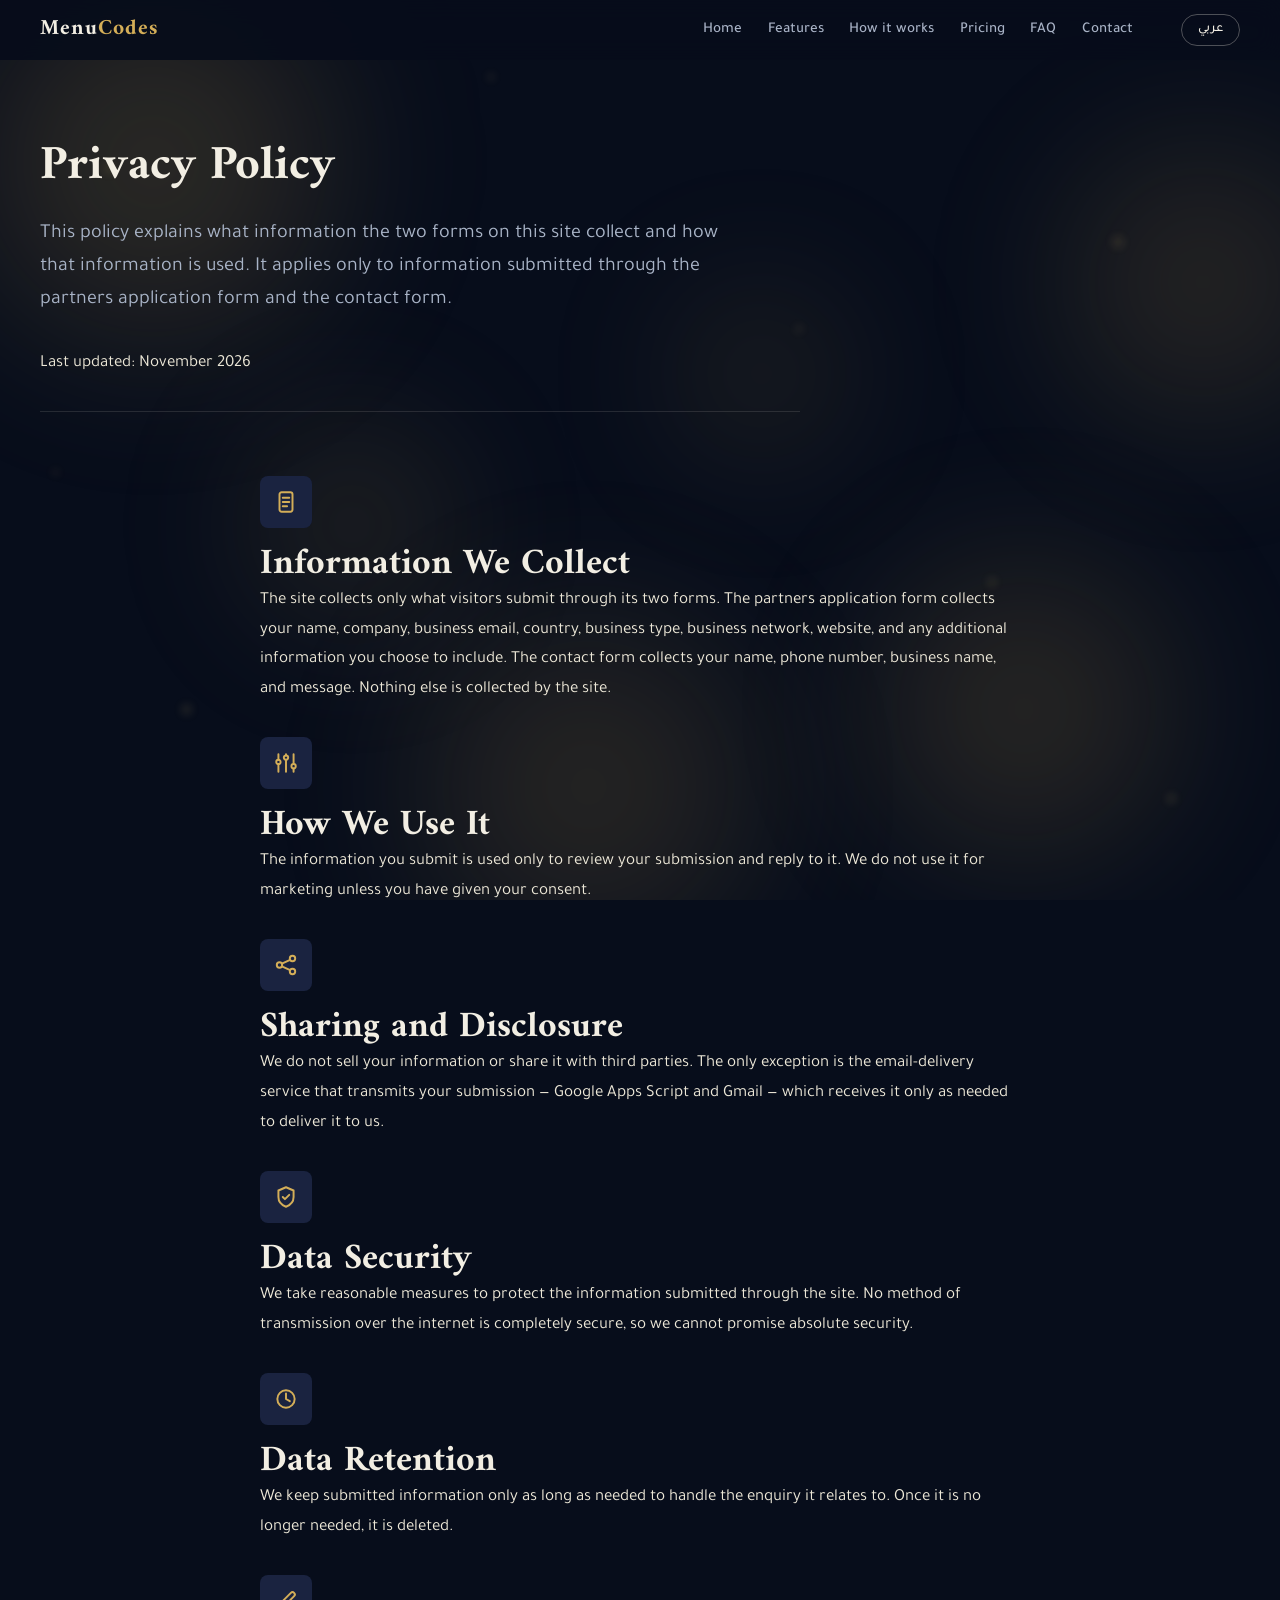
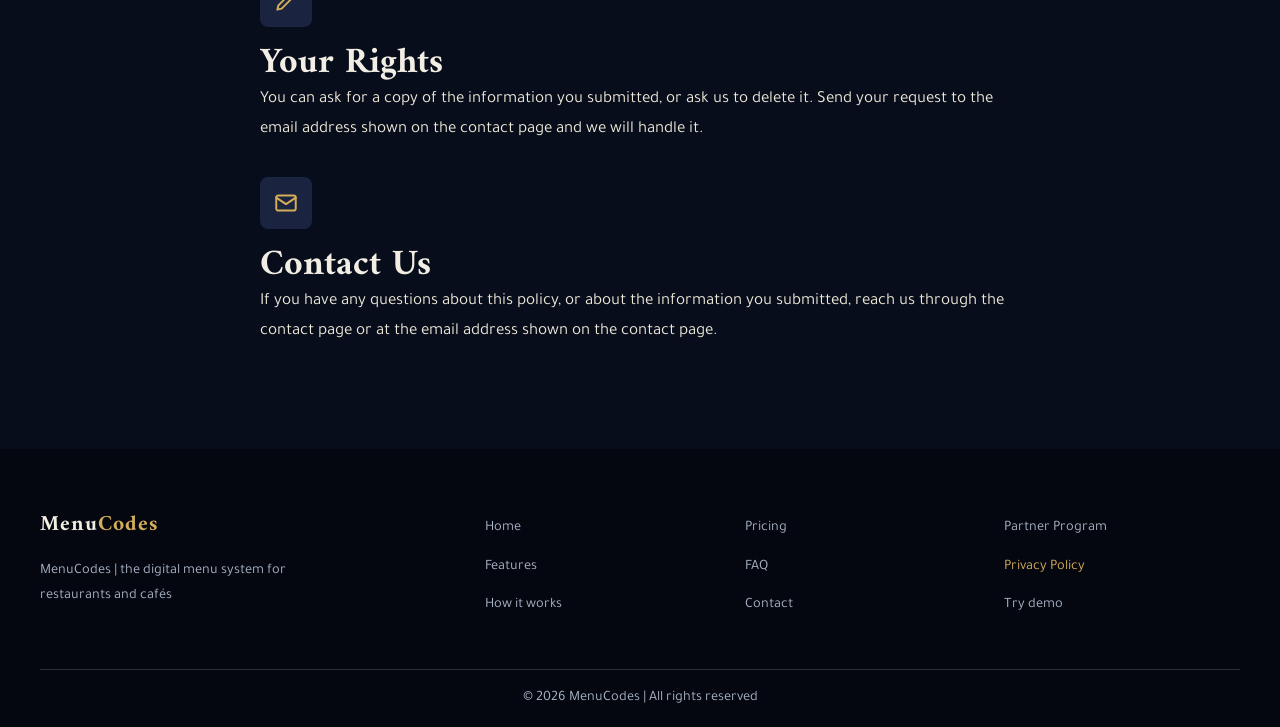
<file: privacy/index.html>
<!DOCTYPE html>
<html lang="en" dir="ltr">
<head>
<meta charset="UTF-8">
<script src="../assets/js/boot.js"></script>
<meta name="viewport" content="width=device-width, initial-scale=1">
<meta name="robots" content="index, follow">
<title data-i18n="pages.privacy.meta_title">Privacy Policy | MenuCodes</title>
<meta name="description" data-i18n-attr="content:pages.privacy.meta_description" content="How MenuCodes handles the information submitted through the forms on this site.">
<meta name="keywords" data-i18n-attr="content:pages.privacy.meta_keywords" content="MenuCodes privacy policy, data protection, personal information, contact form privacy">
<link rel="canonical" href="./" data-abs-url="href">
<link rel="alternate" hreflang="en" href="./" data-abs-url="href">
<link rel="alternate" hreflang="ar" href="./" data-abs-url="href">
<link rel="alternate" hreflang="x-default" href="./" data-abs-url="href">
<meta property="og:type" content="website">
<meta property="og:site_name" content="MenuCodes">
<meta property="og:locale" content="en_US">
<meta property="og:locale:alternate" content="ar_AR">
<meta property="og:title" data-i18n-attr="content:pages.privacy.meta_title" content="Privacy Policy | MenuCodes">
<meta property="og:description" data-i18n-attr="content:pages.privacy.meta_description" content="How MenuCodes handles the information submitted through the forms on this site.">
<meta property="og:url" content="./" data-abs-url="content">
<meta property="og:image" content="../images/privacy-og.webp" data-abs-url="content">
<meta property="og:image:width" content="1600">
<meta property="og:image:height" content="1200">
<meta property="og:image:type" content="image/webp">
<meta property="og:image:alt" data-i18n-attr="content:images.privacy_og.alt" content="Laptop mockup showing the MenuCodes digital menu in compact view">
<meta name="twitter:image" content="../images/privacy-og.webp" data-abs-url="content">
<meta name="twitter:image:alt" data-i18n-attr="content:images.privacy_og.alt" content="Laptop mockup showing the MenuCodes digital menu in compact view">
<meta name="twitter:card" content="summary_large_image">
<meta name="twitter:title" data-i18n-attr="content:pages.privacy.meta_title" content="Privacy Policy | MenuCodes">
<meta name="twitter:description" data-i18n-attr="content:pages.privacy.meta_description" content="How MenuCodes handles the information submitted through the forms on this site.">
<meta name="theme-color" content="#0B1B33">
<meta name="referrer" content="strict-origin-when-cross-origin">
<script type="application/ld+json">
{"@context":"https://schema.org","@type":"BreadcrumbList","itemListElement":[{"@type":"ListItem","position":1,"name":"Home","item":"https://__SITE_HOST__/"},{"@type":"ListItem","position":2,"name":"Privacy Policy","item":"https://__SITE_HOST__/privacy/"}]}
</script>
<script type="application/ld+json">
{"@context": "https://schema.org", "@type": "WebPage", "name": "Privacy Policy | MenuCodes", "url": "https://__SITE_HOST__/privacy/", "description": "How MenuCodes handles the information submitted through the forms on this site.", "inLanguage": ["en", "ar"], "isPartOf": {"@type": "WebSite", "name": "MenuCodes", "url": "https://__SITE_HOST__/"}, "publisher": {"@type": "Organization", "name": "MenuCodes", "url": "https://__SITE_HOST__/", "logo": "https://__SITE_HOST__/images/apple-touch-icon.png"}, "primaryImageOfPage": {"@type": "ImageObject", "url": "https://__SITE_HOST__/images/privacy-og.webp", "width": 1600, "height": 1200}}
</script>
<link rel="icon" type="image/svg+xml" href="../images/favicon.svg">
<link rel="icon" href="../images/favicon.ico" sizes="any">
<link rel="icon" type="image/png" sizes="48x48" href="../images/favicon-48.png">
<link rel="icon" type="image/png" sizes="96x96" href="../images/favicon-96.png">
<link rel="icon" type="image/png" sizes="16x16" href="../images/favicon-16.png">
<link rel="icon" type="image/png" sizes="32x32" href="../images/favicon-32.png">
<link rel="icon" type="image/png" sizes="180x180" href="../images/favicon-180.png">
<link rel="icon" type="image/png" sizes="192x192" href="../images/favicon-192.png">
<link rel="apple-touch-icon" href="../images/apple-touch-icon.png">
<link rel="manifest" href="../site.webmanifest">
<link rel="preconnect" href="https://fonts.googleapis.com">
<link rel="preconnect" href="https://fonts.gstatic.com" crossorigin>
<link href="https://fonts.googleapis.com/css2?family=Amiri:wght@400;700&family=Tajawal:wght@400;500;700&display=swap" rel="stylesheet">
<link rel="stylesheet" href="../assets/css/main.css">
<noscript><style>.reveal{opacity:1!important;transform:none!important;filter:none!important;transition:none!important}html:not([data-i18n-ready]) body{visibility:visible!important}</style></noscript>
</head>
<body class="page-privacy">
<a class="skip-link" href="#main" data-i18n="aria.skip_link">Skip to main content</a>
<header class="site-head">
  <div class="container site-head__inner">
    <a class="brand" href="../"><span class="brand__word">Menu<span class="brand__codes">Codes</span></span></a>
    <nav class="site-nav" aria-label="MenuCodes">
      <a href="../" data-i18n="shared.nav.index">Home</a><a href="../features/" data-i18n="shared.nav.features">Features</a><a href="../how-it-works/" data-i18n="shared.nav.how-it-works">How it works</a><a href="../pricing/" data-i18n="shared.nav.pricing">Pricing</a><a href="../faq/" data-i18n="shared.nav.faq">FAQ</a><a href="../contact/" data-i18n="shared.nav.contact">Contact</a>
    </nav>
    <div class="site-head__actions">
      <button id="langToggle" class="lang-toggle" type="button" data-i18n-attr="aria-label:aria.lang_switch" aria-label="Switch language">عربي</button>
    </div>
    <button class="nav-toggle" type="button" aria-expanded="false" aria-controls="mobileNav" data-i18n-attr="aria-label:aria.nav_open" aria-label="Open the navigation menu"><span class="nav-toggle__bar"></span><span class="nav-toggle__bar"></span></button>
  </div>
</header>
<div class="mobile-nav" id="mobileNav">
  <div class="container">
    <a class="mobile-nav__link" href="../" data-i18n="shared.nav.index">Home</a><a class="mobile-nav__link" href="../features/" data-i18n="shared.nav.features">Features</a><a class="mobile-nav__link" href="../how-it-works/" data-i18n="shared.nav.how-it-works">How it works</a><a class="mobile-nav__link" href="../pricing/" data-i18n="shared.nav.pricing">Pricing</a><a class="mobile-nav__link" href="../faq/" data-i18n="shared.nav.faq">FAQ</a><a class="mobile-nav__link" href="../contact/" data-i18n="shared.nav.contact">Contact</a>
    <div class="mobile-nav__actions">
      <button class="lang-toggle" type="button" data-lang-toggle-alt data-i18n-attr="aria-label:aria.lang_switch" aria-label="Switch language">عربي</button>
    </div>
  </div>
</div>
<main id="main">
<section class="hero--page">
  <div class="container"><div class="hero--page__inner">
    <h1 class="reveal rd-5" data-i18n="pages.privacy.page_title">Privacy Policy</h1>
    <p class="lead reveal rd-10" data-i18n="pages.privacy.intro">This policy explains what information we collect when you use this website, how we use it, and the choices you have</p>
    <p class="reveal rd-15" data-i18n="pages.privacy.updated">Last updated: 4 November 2026</p>
    <hr class="rule">
  </div></div>
</section>
<section class="section section--flush-top">
  <div class="container container--narrow">
    <div class="privacy-section reveal rd-5">
      <div class="privacy-section__icon"><svg viewBox="0 0 24 24" fill="none" stroke="currentColor" stroke-width="1.8" stroke-linecap="round" stroke-linejoin="round" aria-hidden="true" focusable="false"><rect x="6" y="3" width="12" height="18" rx="2"/><path d="M9 8h6M9 12h6M9 16h4"/></svg></div>
      <h2 data-i18n="pages.privacy.sections.1.title">Information We Collect</h2>
      <p data-i18n="pages.privacy.sections.1.body">When you contact us or submit a form on this website, we collect the information you provide, such as your name, contact details, business name, and the contents of your message. We also collect basic technical information that your browser shares automatically, such as the type of device and browser you use</p>
    </div>
    <div class="privacy-section reveal rd-10">
      <div class="privacy-section__icon"><svg viewBox="0 0 24 24" fill="none" stroke="currentColor" stroke-width="1.8" stroke-linecap="round" stroke-linejoin="round" aria-hidden="true" focusable="false"><path d="M5 4v5M5 13v7M12 4v1M12 9v11M19 4v9M19 17v3"/><circle cx="5" cy="11" r="2"/><circle cx="12" cy="7" r="2"/><circle cx="19" cy="15" r="2"/></svg></div>
      <h2 data-i18n="pages.privacy.sections.2.title">How We Use It</h2>
      <p data-i18n="pages.privacy.sections.2.body">We use the information you provide to respond to your enquiry, prepare your quote, and communicate with you about our services. We do not use your information for any purpose unrelated to your enquiry without your consent</p>
    </div>
    <div class="privacy-section reveal rd-15">
      <div class="privacy-section__icon"><svg viewBox="0 0 24 24" fill="none" stroke="currentColor" stroke-width="1.8" stroke-linecap="round" stroke-linejoin="round" aria-hidden="true" focusable="false"><circle cx="6" cy="12" r="2.5"/><circle cx="18" cy="6" r="2.5"/><circle cx="18" cy="18" r="2.5"/><path d="M8.2 10.8l7.6-3.6M8.2 13.2l7.6 3.6"/></svg></div>
      <h2 data-i18n="pages.privacy.sections.3.title">Sharing and Disclosure</h2>
      <p data-i18n="pages.privacy.sections.3.body">We do not sell or share your personal information with third parties for marketing. We may share it only where necessary to provide the service you requested, or where required by law</p>
    </div>
    <div class="privacy-section reveal rd-5">
      <div class="privacy-section__icon"><svg viewBox="0 0 24 24" fill="none" stroke="currentColor" stroke-width="1.8" stroke-linecap="round" stroke-linejoin="round" aria-hidden="true" focusable="false"><path d="M12 3l7 3v6c0 4.5-3 7.5-7 9-4-1.5-7-4.5-7-9V6l7-3Z"/><path d="M9 12l2 2 4-4"/></svg></div>
      <h2 data-i18n="pages.privacy.sections.4.title">Data Security</h2>
      <p data-i18n="pages.privacy.sections.4.body">We take reasonable measures to protect the information you share with us from unauthorised access, alteration, or disclosure</p>
    </div>
    <div class="privacy-section reveal rd-10">
      <div class="privacy-section__icon"><svg viewBox="0 0 24 24" fill="none" stroke="currentColor" stroke-width="1.8" stroke-linecap="round" stroke-linejoin="round" aria-hidden="true" focusable="false"><circle cx="12" cy="12" r="8"/><path d="M12 7v5l3.5 2"/></svg></div>
      <h2 data-i18n="pages.privacy.sections.5.title">Data Retention</h2>
      <p data-i18n="pages.privacy.sections.5.body">We keep the information you provide only for as long as needed to handle your enquiry and any resulting business relationship, and then delete it</p>
    </div>
    <div class="privacy-section reveal rd-15">
      <div class="privacy-section__icon"><svg viewBox="0 0 24 24" fill="none" stroke="currentColor" stroke-width="1.8" stroke-linecap="round" stroke-linejoin="round" aria-hidden="true" focusable="false"><path d="M4 20l1-4L16.5 4.5a2.1 2.1 0 0 1 3 3L8 19l-4 1Z"/></svg></div>
      <h2 data-i18n="pages.privacy.sections.6.title">Your Rights</h2>
      <p data-i18n="pages.privacy.sections.6.body">You may ask us to correct, update, or delete the personal information you have shared with us. To make such a request, contact us using the details on the Contact page</p>
    </div>
    <div class="privacy-section reveal rd-5">
      <div class="privacy-section__icon"><svg viewBox="0 0 24 24" fill="none" stroke="currentColor" stroke-width="1.8" stroke-linecap="round" stroke-linejoin="round" aria-hidden="true" focusable="false"><rect x="3" y="5" width="18" height="14" rx="2"/><path d="M3 7l9 6 9-6"/></svg></div>
      <h2 data-i18n="pages.privacy.sections.7.title">Contact Us</h2>
      <p data-i18n="pages.privacy.sections.7.body">If you have any questions about this policy or how we handle your information, please contact us through the Contact page</p>
    </div>
  </div>
</section>

</main>
<footer class="site-foot">
  <div class="container">
    <div class="site-foot__grid">
      <div>
        <a class="brand brand--on-dark" href="../"><span class="brand__word">Menu<span class="brand__codes">Codes</span></span></a>
        <p class="site-foot__tagline" data-i18n="shared.footer_tagline">MenuCodes | the digital menu system for restaurants and cafés</p>
      </div>
      <nav class="site-foot__nav" aria-label="MenuCodes">
        <ul class="site-foot__links">
          <li><a href="../" data-i18n="shared.nav.index">Home</a></li>
          <li><a href="../features/" data-i18n="shared.nav.features">Features</a></li>
          <li><a href="../how-it-works/" data-i18n="shared.nav.how-it-works">How it works</a></li>
        </ul>
        <ul class="site-foot__links">
          <li><a href="../pricing/" data-i18n="shared.nav.pricing">Pricing</a></li>
          <li><a href="../faq/" data-i18n="shared.nav.faq">FAQ</a></li>
          <li><a href="../contact/" data-i18n="shared.nav.contact">Contact</a></li>
        </ul>
        <ul class="site-foot__links">
          <li><a href="../partners/" data-i18n="pages.partners.footer.nav.program">Partner Program</a></li>
          <li><a href="../privacy/" aria-current="page" data-i18n="pages.partners.footer.nav.privacy">Privacy Policy</a></li>
          <li><a href="#" data-demo-link data-i18n="shared.footer.demo" target="_blank" rel="noopener">Try demo</a></li>
        </ul>
      </nav>
    </div>
    <div class="site-foot__bar">
      <a href="/staff-login" class="hp-link" data-hp-link tabindex="-1" aria-hidden="true">staff login</a>
      <span data-i18n="shared.footer_rights">© 2026 MenuCodes | All rights reserved</span>
    </div>
  </div>
</footer>
<script src="../assets/js/dictionary.js"></script>
<script src="../assets/js/i18n.js"></script>
<script src="../assets/js/main.js"></script>
</body>
</html>
</file>
<file: assets/css/main.css>
:root{
  --color-ink:#F2EEE3;
  --color-ink-2:#E6DFC9;
  --color-ink-deep:#04070F;
  --color-accent:#D4AE58;
  --color-accent-deep:#E3C374;
  --color-gold-text:#D4AE58;
  --color-accent-soft:#1A2340;
  --color-ghost:rgba(212,174,88,.20);

  --color-paper:#070D1B;
  --color-surface:#0C1528;
  --color-line:rgba(242,238,227,.12);
  --color-line-strong:rgba(242,238,227,.30);

  --color-text:#EDE8D8;
  --color-muted:#A9B4C7;

  --color-on-dark:#F2EEE3;
  --color-muted-dark:#A9B4C7;
  --color-line-dark:rgba(242,238,227,.16);

  --color-whatsapp:#0F7E39;
  --color-whatsapp-deep:#0D6E33;
  --color-success-text:#6FCF97;
  --color-focus:#D4AE58;

  --color-danger:#E5685C;

  --font-display:'Amiri','Tajawal',Georgia,'Times New Roman',serif;
  --font-body:'Tajawal','Amiri',system-ui,-apple-system,'Segoe UI',Tahoma,Arial,sans-serif;

  --fs-display:clamp(2.6rem,1.7rem + 4vw,4.25rem);
  --fs-h1:clamp(2rem,1.5rem + 2.4vw,3rem);
  --fs-h2:clamp(1.55rem,1.3rem + 1.4vw,2.25rem);
  --fs-h3:1.35rem;
  --fs-h4:1.1rem;
  --fs-lead:clamp(1.1rem,1rem + .5vw,1.25rem);
  --fs-body:1.0625rem;
  --fs-small:.9rem;
  --fs-kicker:.78rem;

  --space-1:.25rem;
  --space-2:.5rem;
  --space-3:.75rem;
  --space-4:1rem;
  --space-6:1.5rem;
  --space-8:2rem;
  --space-12:3rem;
  --space-16:4rem;
  --space-24:6rem;
  --section-pad:clamp(4rem,8vw,7rem);

  --radius-sm:4px;
  --radius-md:8px;
  --radius-lg:14px;
  --radius-pill:999px;

  --shadow-sm:0 1px 2px rgba(0,0,0,.35);
  --shadow-md:0 10px 30px rgba(0,0,0,.45);
  --shadow-lg:0 24px 60px rgba(0,0,0,.55);

  --card-shadow:0 1px 2px color-mix(in srgb,var(--color-ink) 7%,transparent),0 16px 38px -20px color-mix(in srgb,var(--color-ink) 16%,transparent);
  --card-shadow-hover:0 1px 2px color-mix(in srgb,var(--color-ink) 7%,transparent),0 30px 64px -24px color-mix(in srgb,var(--color-ink) 26%,transparent);
  --card-halo:0 0 0 5px color-mix(in srgb,var(--color-accent) 10%,transparent);
  --card-t:transform var(--t-med) var(--ease),box-shadow var(--t-med) var(--ease),border-color var(--t-med) var(--ease);

  --container:1200px;
  --container-narrow:760px;
  --gutter:1.5rem;
  --header-h:60px;

  --ease:cubic-bezier(.16,1,.3,1);
  --ease-in:cubic-bezier(.16,1,.3,1);
  --ease-out-soft:cubic-bezier(.16,1,.3,1);
  --t-xs:120ms;
  --t-fast:200ms;
  --t-med:320ms;
  --t-slow:700ms;
  --t-page:220ms;
  --reveal-y:22px;
  --reveal-delay:0s;

  --z-header:100;
  --z-nav-panel:90;
}

@media (max-width:639px){
  :root{ --gutter:1.25rem; --header-h:56px; }
}

*,*::before,*::after{ box-sizing:border-box; -webkit-tap-highlight-color:transparent; }
*{ margin:0; }
html{ -webkit-text-size-adjust:100%; scroll-behavior:smooth; }
body{
  font-family:var(--font-body);
  font-size:var(--fs-body);
  line-height:1.75;
  color:var(--color-text);
  background:var(--color-paper);
  padding-top:var(--header-h);
  min-height:100vh;
  display:flex;
  flex-direction:column;
  -webkit-font-smoothing:antialiased;
  transition:opacity var(--t-page) var(--ease);
}
html[lang="ar"] body{ line-height:1.9; }
main{ flex:1 0 auto; }
img{ max-width:100%; height:auto; display:block; }
a{ color:inherit; }
p{ margin-bottom:1em; }
p:last-child{ margin-bottom:0; }
::selection{ background:var(--color-accent); color:var(--color-ink-deep); }

html{ scrollbar-width:thin; scrollbar-color:#C9A24B #0B1B33; }
@media (hover:hover) and (pointer:fine){
  ::-webkit-scrollbar{ width:11px; height:11px; }
  ::-webkit-scrollbar-track{ background:#0B1B33; }
  ::-webkit-scrollbar-thumb{
    background:linear-gradient(180deg,#E3C374 0%,#C9A24B 52%,#8f6f33 100%);
    border-radius:8px; border:3px solid #0B1B33;
  }
  ::-webkit-scrollbar-thumb:hover{
    background:linear-gradient(180deg,#F2DC96 0%,#DDBB63 52%,#C9A24B 100%);
  }
  ::-webkit-scrollbar-corner{ background:#0B1B33; }
}

:focus-visible{ outline:2px solid var(--color-focus); outline-offset:3px; border-radius:2px; }

.mc-symbols{ position:absolute; width:0; height:0; overflow:hidden; }
.skip-link{
  position:absolute; top:.75rem; inset-inline-start:1rem; z-index:200;
  background:#0B1B33; color:#D4AE58; text-decoration:none;
  padding:.6rem 1rem; border-radius:var(--radius-sm);
  font:500 .9rem var(--font-body);
  transform:translateY(-400%);
  transition:transform var(--t-fast) var(--ease);
}
.skip-link:focus{ transform:translateY(0); }

html:not([data-i18n-ready]) body{ visibility:hidden; }
@keyframes pageInBlur{ from{ opacity:.16; filter:blur(3px); transform:translateY(4px); } to{ opacity:1; filter:blur(0); transform:translateY(0); } }
body.mc-enter main,body.mc-enter header,body.mc-enter footer{ animation:pageInBlur var(--t-slow) var(--ease) both; }
body.mc-leave main,body.mc-leave header,body.mc-leave footer{ opacity:.16; filter:blur(3px); transform:translateY(4px); transition:opacity .16s var(--ease),filter .16s var(--ease),transform .16s var(--ease); }
body.language-fading main,body.language-fading header,body.language-fading footer{ opacity:.22; filter:blur(2px); transform:translateY(3px); transition:opacity .16s var(--ease),filter .16s var(--ease),transform .16s var(--ease); }

.mc-ambient{ position:fixed; inset:0; z-index:-1; overflow:hidden; pointer-events:none; }
.mc-orb{
  position:absolute; border-radius:50%; will-change:transform;
  background:radial-gradient(circle at 50% 50%,
    color-mix(in srgb, var(--color-accent) 46%, transparent) 0%,
    color-mix(in srgb, var(--color-accent) 18%, transparent) 52%,
    transparent 72%);
  filter:blur(72px); opacity:.5;
  animation:orbDriftA 52s ease-in-out infinite alternate;
}
.mc-orb--1{ width:clamp(24rem,38vw,46rem); height:clamp(24rem,38vw,46rem); top:-9%; left:-7%; }
.mc-orb--2{ width:clamp(20rem,30vw,36rem); height:clamp(20rem,30vw,36rem); top:10%; right:-9%; animation-name:orbDriftB; animation-duration:64s; animation-delay:-18s; opacity:.42; }
.mc-orb--3{ width:clamp(15rem,23vw,29rem); height:clamp(15rem,23vw,29rem); top:42%; left:16%; animation-name:orbDriftC; animation-duration:58s; animation-delay:-30s; opacity:.36; }
.mc-orb--4{ width:clamp(22rem,32vw,40rem); height:clamp(22rem,32vw,40rem); top:56%; right:4%; animation-name:orbDriftA; animation-duration:70s; animation-delay:-42s; opacity:.45; }
.mc-orb--5{ width:clamp(26rem,36vw,44rem); height:clamp(26rem,36vw,44rem); bottom:-13%; left:28%; animation-name:orbDriftB; animation-duration:60s; animation-delay:-8s; opacity:.42; }
.mc-orb--6{ width:clamp(13rem,19vw,25rem); height:clamp(13rem,19vw,25rem); top:28%; left:50%; animation-name:orbDriftC; animation-duration:48s; animation-delay:-24s; opacity:.34; }
.mc-bit{
  position:absolute; border-radius:50%; will-change:transform,opacity;
  background:radial-gradient(circle, color-mix(in srgb, var(--color-accent-deep) 70%, transparent), transparent 70%);
  filter:blur(5px); opacity:.32;
  animation:bitFloat 26s ease-in-out infinite alternate,bitTwinkle 7s ease-in-out infinite alternate;
}
.mc-bit--1{ width:14px; height:14px; top:18%; left:8%; }
.mc-bit--2{ width:10px; height:10px; top:8%; left:38%; animation-delay:-6s,-2s; }
.mc-bit--3{ width:16px; height:16px; top:26%; right:12%; animation-delay:-12s,-4s; }
.mc-bit--4{ width:9px; height:9px; top:52%; left:4%; animation-delay:-18s,-1s; }
.mc-bit--5{ width:12px; height:12px; top:64%; right:22%; animation-delay:-9s,-5s; }
.mc-bit--6{ width:15px; height:15px; top:78%; left:14%; animation-delay:-21s,-3s; }
.mc-bit--7{ width:10px; height:10px; top:36%; left:62%; animation-delay:-15s,-6s; }
.mc-bit--8{ width:13px; height:13px; top:88%; right:8%; animation-delay:-3s,-2.5s; }
@keyframes orbDriftA{ from{ transform:translate3d(-4vw,2.5vh,0) scale(1); } to{ transform:translate3d(5vw,-3.5vh,0) scale(1.09); } }
@keyframes orbDriftB{ from{ transform:translate3d(4.5vw,-2.5vh,0) scale(1.06); } to{ transform:translate3d(-5vw,3.5vh,0) scale(.95); } }
@keyframes orbDriftC{ from{ transform:translate3d(0,4.5vh,0) scale(.97); } to{ transform:translate3d(-3.5vw,-4.5vh,0) scale(1.07); } }
@keyframes bitFloat{ from{ transform:translate3d(0,1.6vh,0); } to{ transform:translate3d(1.4vw,-1.6vh,0); } }
@keyframes bitTwinkle{ from{ opacity:.18; } to{ opacity:.46; } }

.container{ width:min(var(--container),100% - var(--gutter)*2); margin-inline:auto; }
.container--narrow{ width:min(var(--container-narrow),100% - var(--gutter)*2); margin-inline:auto; }

.section{ padding-block:var(--section-pad); }
.section--flush-top{ padding-top:0; }
.section--airy-top{ padding-top:clamp(2.75rem,5.5vw,4.25rem); }
.section__head{ margin-bottom:var(--space-12); max-width:820px; text-align:start; }
.section__head h2{ margin-bottom:var(--space-4); text-wrap:balance; }
.section__head .lead{ margin-top:0; }
.section__head .lead:last-child{ margin-bottom:0; }
.section__head--center{ margin-inline:auto; text-align:center; }
.section__head--center .lead{ margin-inline:auto; }
.section__head--center ~ .lead{ text-align:center; margin-inline:auto; }
.section.cta-band{ padding-bottom:clamp(2.5rem,5vw,4rem); }

h1,h2,h3,h4{ font-family:var(--font-display); color:var(--color-ink); line-height:1.25; font-weight:700; text-wrap:balance; transition:color var(--t-fast) var(--ease-out-soft); }
h2{ font-size:var(--fs-h2); line-height:1.18; }
h3{ font-size:var(--fs-h3); line-height:1.3; font-weight:700; }
h4{ font-size:var(--fs-h4); line-height:1.4; font-weight:700; }
html[lang="ar"] h1,html[lang="ar"] h2{ line-height:1.45; letter-spacing:0; }
html[lang="ar"] h3,html[lang="ar"] h4{ letter-spacing:0; }

.kicker{
  display:inline-flex; align-items:center; gap:.6rem;
  font-size:var(--fs-kicker); font-weight:700; letter-spacing:.14em; text-transform:uppercase;
  color:var(--color-ink); margin-bottom:var(--space-6);
}
.kicker::before{ content:""; width:24px; height:2px; background:var(--color-accent); flex:none; }
html[lang="ar"] .kicker{ text-transform:none; letter-spacing:.02em; }
.kicker--on-dark{ color:var(--color-accent); }

.lead{ font-size:var(--fs-lead); line-height:1.65; color:var(--color-muted); max-width:62ch; }
html[lang="ar"] .lead{ line-height:1.9; }
p.lead{ text-wrap:pretty; }

.rule{ border:0; border-top:1px solid var(--color-line); margin:0; }

.text-link{
  display:inline-flex; align-items:center; gap:.45rem;
  color:var(--color-ink-2); font-weight:500; text-decoration:underline;
  text-underline-offset:4px; text-decoration-color:var(--color-accent); text-decoration-thickness:2px;
  transition:text-decoration-color var(--t-fast) var(--ease-out-soft),color var(--t-fast) var(--ease-out-soft);
}
.text-link:hover{ text-decoration-color:var(--color-accent); color:var(--color-gold-text); }
.text-link svg{ width:1em; height:1em; flex:none; }

.brand{ display:inline-flex; align-items:center; text-decoration:none; transition:opacity var(--t-fast) var(--ease-out-soft); }
.brand:hover{ opacity:.78; }
.brand__word{ font-family:var(--font-display); font-weight:700; font-size:1.35rem; line-height:1; letter-spacing:.045em; color:var(--color-ink); white-space:nowrap; }
.brand__codes{ color:var(--color-gold-text); }
.brand--on-dark .brand__word{ color:var(--color-on-dark); }

.site-head{
  position:fixed; inset-inline:0; top:0; height:var(--header-h); z-index:var(--z-header);
  background:color-mix(in srgb, var(--color-paper) 92%, transparent);
  -webkit-backdrop-filter:blur(12px); backdrop-filter:blur(12px);
  transition:box-shadow var(--t-fast) var(--ease-out-soft),border-color var(--t-fast) var(--ease-out-soft),background-color var(--t-fast) var(--ease-out-soft);
  border-bottom:1px solid transparent;
}
.site-head.is-scrolled{ border-bottom-color:var(--color-line); box-shadow:var(--shadow-sm); background:color-mix(in srgb, var(--color-paper) 96%, transparent); }
.site-head__inner{ height:var(--header-h); display:flex; align-items:center; gap:var(--space-8); }
.site-nav{ display:flex; align-items:center; gap:1.6rem; margin-inline-start:auto; }
.site-nav a{
  position:relative; text-decoration:none;
  font-size:.9375rem; font-weight:500; color:var(--color-muted);
  padding-block:.4rem;
  transition:color var(--t-fast) var(--ease-out-soft);
}
.site-nav a:hover{ color:var(--color-gold-text); }
.site-nav a[aria-current="page"]{ color:var(--color-ink); }
.site-nav a[aria-current="page"]::after{
  content:""; position:absolute; inset-inline:0; bottom:-2px; height:2px;
  background:var(--color-accent); border-radius:2px;
}
.site-head__actions{ display:flex; align-items:center; gap:var(--space-3); margin-inline-start:var(--space-4); }

.lang-toggle{
  appearance:none; background:transparent; cursor:pointer;
  border:1px solid var(--color-line-strong); border-radius:var(--radius-pill);
  color:var(--color-ink); font:500 .82rem/1 var(--font-body);
  padding:.55rem 1rem; min-width:3.4rem; text-align:center;
  transition:border-color var(--t-fast) var(--ease-out-soft),background-color var(--t-fast) var(--ease-out-soft),transform var(--t-xs) var(--ease-in);
}
.lang-toggle:hover{ border-color:var(--color-accent); background:color-mix(in srgb, var(--color-accent) 10%, transparent); color:var(--color-gold-text); }
.lang-toggle:active{ transform:scale(.96); }

.nav-toggle{
  display:none; appearance:none; background:none; border:0; cursor:pointer;
  width:44px; height:44px; position:relative; flex:none;
  margin-inline-start:auto;
}
.nav-toggle:hover .nav-toggle__bar{ background:var(--color-gold-text); }
.nav-toggle__bar{
  position:absolute; inset-inline:10px; height:2px; background:var(--color-ink); border-radius:2px;
  transition:transform var(--t-med) var(--ease),opacity var(--t-fast) var(--ease),background-color var(--t-fast) var(--ease-out-soft);
}
.nav-toggle__bar:nth-child(1){ top:17px; }
.nav-toggle__bar:nth-child(2){ top:25px; }
.nav-toggle[aria-expanded="true"] .nav-toggle__bar:nth-child(1){ transform:translateY(4px) rotate(45deg); }
.nav-toggle[aria-expanded="true"] .nav-toggle__bar:nth-child(2){ transform:translateY(-4px) rotate(-45deg); }
.nav-toggle[aria-expanded="true"] .nav-toggle__bar{ background:var(--color-gold-text); }

.mobile-nav{
  position:fixed; top:var(--header-h); inset-inline:0; z-index:var(--z-nav-panel);
  background:color-mix(in srgb, var(--color-paper) 96%, transparent);
  -webkit-backdrop-filter:blur(28px) saturate(1.25);
  backdrop-filter:blur(28px) saturate(1.25);
  border-bottom:1px solid var(--color-line);
  box-shadow:var(--shadow-lg);
  padding:var(--space-4) var(--gutter) var(--space-8);
  transform:translateY(-12px); opacity:0; visibility:hidden;
  transition:transform var(--t-med) var(--ease-in),opacity var(--t-med) var(--ease-in),visibility 0s linear var(--t-med);
}
.mobile-nav.is-open{ transform:none; opacity:1; visibility:visible; transition:transform var(--t-med) var(--ease),opacity var(--t-med) var(--ease); }
.mobile-nav a.mobile-nav__link{
  display:block; text-decoration:none; color:var(--color-ink);
  font-family:var(--font-display); font-weight:700; font-size:1.3rem;
  padding:.95rem .25rem; border-bottom:1px solid var(--color-line);
  opacity:0; transform:translateY(10px);
  transition:opacity var(--t-med) var(--ease),transform var(--t-med) var(--ease),color var(--t-fast) var(--ease-out-soft);
}
.mobile-nav:not(.is-open) a.mobile-nav__link,.mobile-nav:not(.is-open) .mobile-nav__actions{ transition-duration:var(--t-fast); transition-timing-function:var(--ease-in); transition-delay:0s; }
.mobile-nav.is-open a.mobile-nav__link{ opacity:1; transform:none; }
.mobile-nav.is-open a.mobile-nav__link:nth-child(1){ transition-delay:.07s; }
.mobile-nav.is-open a.mobile-nav__link:nth-child(2){ transition-delay:.14s; }
.mobile-nav.is-open a.mobile-nav__link:nth-child(3){ transition-delay:.21s; }
.mobile-nav.is-open a.mobile-nav__link:nth-child(4){ transition-delay:.28s; }
.mobile-nav.is-open a.mobile-nav__link:nth-child(5){ transition-delay:.35s; }
.mobile-nav.is-open a.mobile-nav__link:nth-child(6){ transition-delay:.42s; }
.mobile-nav a.mobile-nav__link:not([aria-current="page"]):hover{ color:var(--color-gold-text); }
.mobile-nav a.mobile-nav__link[aria-current="page"]{ color:var(--color-gold-text); }
.mobile-nav__actions{
  display:flex; gap:var(--space-3); margin-top:var(--space-6); flex-wrap:wrap;
  opacity:0; transform:translateY(10px);
  transition:opacity var(--t-med) var(--ease),transform var(--t-med) var(--ease);
}
.mobile-nav.is-open .mobile-nav__actions{ opacity:1; transform:none; transition-delay:.49s; }

@media (max-width:1023px){
  .site-nav{ display:none; }
  .site-head__actions .btn{ display:none; }
  .site-head__actions .lang-toggle{ display:none; }
  .nav-toggle{ display:block; }
}
.mobile-nav__actions{ margin-top:var(--space-2); }
.mobile-nav__actions .lang-toggle{
  width:100%; min-width:0; padding:.95rem .25rem; text-align:start;
  font-family:var(--font-display); font-weight:700; font-size:1.3rem;
  border:0; border-bottom:1px solid var(--color-line); border-radius:0;
  background:none; color:var(--color-ink);
  display:flex; align-items:center; justify-content:space-between;
}
.mobile-nav__actions .lang-toggle::after{ content:"⇄"; font-size:1rem; color:var(--color-accent); }
.mobile-nav__actions .lang-toggle:hover{ border-color:var(--color-line); background:none; color:var(--color-gold-text); }

.btn{
  display:inline-flex; align-items:center; justify-content:center; gap:.5rem;
  padding:.9rem 1.6rem; border-radius:var(--radius-sm);
  font:700 .95rem/1 var(--font-body); text-decoration:none; cursor:pointer;
  border:1px solid transparent; white-space:nowrap;
  transition:transform var(--t-fast) var(--ease),box-shadow var(--t-fast) var(--ease),
             background-color var(--t-fast) var(--ease-out-soft),border-color var(--t-fast) var(--ease-out-soft),color var(--t-fast) var(--ease-out-soft);
}
.btn:hover{ transform:translateY(-2px); }
.btn:active{ transform:translateY(0) scale(.98); }
.btn--lg{ padding:1.05rem 2rem; font-size:1.05rem; }
.btn--ghost{ background:transparent; color:var(--color-ink); border-color:var(--color-line-strong); }
.btn--ghost:hover{ border-color:var(--color-accent); background:color-mix(in srgb, var(--color-accent) 10%, transparent); }
.btn--whatsapp{ background:var(--color-whatsapp); color:#fff; }
.btn--whatsapp:hover{ background:var(--color-whatsapp-deep); box-shadow:var(--shadow-md); }
.btn--whatsapp:hover .btn__icon{ color:var(--color-accent-deep); }
.btn--gold{ background:var(--color-accent); color:var(--color-ink-deep); }
.btn--gold:hover{ background:var(--color-accent-deep); box-shadow:var(--shadow-md); }
.btn--cream{ background:var(--color-on-dark); color:var(--color-ink-deep); }
.btn--cream:hover{ background:#fff; box-shadow:var(--shadow-md); }
.btn .btn__icon{ width:1.15em; height:1.15em; flex:none; }
[dir="rtl"] .flip-rtl{ transform:scaleX(-1); }

.card-grid{ display:grid; gap:var(--space-6); }
.card-grid--3{ grid-template-columns:repeat(3,1fr); }
@media (max-width:1023px){ .card-grid--3{ grid-template-columns:repeat(2,1fr); } }
@media (max-width:639px){ .card-grid--3{ grid-template-columns:1fr; } }
.card-grid--4{ grid-template-columns:repeat(4,1fr); }
@media (max-width:1023px){ .card-grid--4{ grid-template-columns:repeat(2,1fr); } }
@media (max-width:639px){ .card-grid--4{ grid-template-columns:1fr; } }

.feature-card{
  position:relative; background:var(--color-surface);
  border:1px solid var(--color-line); border-radius:var(--radius-md);
  padding:1.75rem; overflow:clip;
  display:flex; flex-direction:column;
  box-shadow:var(--card-shadow);
  transition:transform var(--t-med) var(--ease),box-shadow var(--t-med) var(--ease),border-color var(--t-med) var(--ease-out-soft);
}
.feature-card:hover{
  transform:translateY(-4px);
  border-color:color-mix(in srgb,var(--color-accent) 55%,var(--color-line-strong));
  box-shadow:var(--card-shadow-hover),inset 0 2px 0 0 var(--color-accent);
}
.feature-card::before{
  content:""; position:absolute; inset:0; border-radius:inherit; pointer-events:none;
  background:radial-gradient(260px circle at var(--pointer-x,50%) var(--pointer-y,50%),color-mix(in srgb,var(--color-accent) 16%,transparent),transparent 70%);
  opacity:0; transition:opacity var(--t-med) var(--ease);
}
.feature-card.pointer-active::before{ opacity:1; }
.feature-card__num{
  position:absolute; top:.4rem; inset-inline-end:1rem;
  font-family:var(--font-display); font-size:3.2rem; font-weight:700; line-height:1; color:var(--color-ghost);
  user-select:none; pointer-events:none;
  transition:transform var(--t-med) var(--ease),opacity var(--t-med) var(--ease);
}
.feature-card:hover .feature-card__num{ transform:translateY(-2px); opacity:.9; }
.feature-card__icon{
  width:52px; height:52px; border-radius:var(--radius-md);
  background:var(--color-accent-soft); color:var(--color-accent);
  display:flex; align-items:center; justify-content:center; margin-bottom:var(--space-4);
  transition:transform var(--t-med) var(--ease),background-color var(--t-med) var(--ease),color var(--t-med) var(--ease),box-shadow var(--t-med) var(--ease);
}
.feature-card__icon svg{ width:26px; height:26px; }
.feature-card:hover .feature-card__icon{
  transform:translateY(-2px);
  background-color:color-mix(in srgb,var(--color-accent) 20%,var(--color-accent-soft));
  color:var(--color-accent-deep);
  box-shadow:inset 0 0 0 1px color-mix(in srgb, var(--color-accent) 55%, transparent);
}
.feature-card h3{ margin-bottom:var(--space-2); }
.feature-card p{ color:var(--color-muted); font-size:var(--fs-small); line-height:1.7; margin:0; }
.feature-card p.feature-card__sub{ color:var(--color-ink-2); font-size:1rem; font-weight:700; line-height:1.5; margin-bottom:var(--space-2); }
html[lang="ar"] .feature-card p{ line-height:1.85; }

.pair-grid{ display:grid; grid-template-columns:repeat(2,1fr); gap:var(--space-6); }
@media (max-width:1023px){ .pair-grid{ grid-template-columns:1fr; } }
.pair{
  position:relative; background:var(--color-surface); border:1px solid var(--color-line);
  border-radius:var(--radius-md); padding:1.75rem;
  display:flex; flex-direction:column;
  box-shadow:var(--card-shadow);
  transition:transform var(--t-med) var(--ease),box-shadow var(--t-med) var(--ease),border-color var(--t-med) var(--ease-out-soft);
}
.pair:hover{
  transform:translateY(-4px);
  border-color:color-mix(in srgb,var(--color-accent) 55%,var(--color-line-strong));
  box-shadow:var(--card-shadow-hover),inset 0 2px 0 0 var(--color-accent);
}
.pair::before{
  content:""; position:absolute; inset:0; border-radius:inherit; pointer-events:none;
  background:radial-gradient(260px circle at var(--pointer-x,50%) var(--pointer-y,50%),color-mix(in srgb,var(--color-accent) 16%,transparent),transparent 70%);
  opacity:0; transition:opacity var(--t-med) var(--ease);
}
.pair.pointer-active::before{ opacity:1; }
.pair__problem{ font-weight:500; color:var(--color-ink); margin-bottom:var(--space-3); transition:color var(--t-fast) var(--ease-out-soft); }
.pair:hover .pair__problem,.pair__problem:hover,.pair:active .pair__problem,.pair__problem:active,.pair.pointer-active .pair__problem{ color:var(--color-accent); }
.feature-card h3,.step-card h3,.reassure h3,.factor h3,.option-card h3,.detail-step__body h3{ transition:color var(--t-fast) var(--ease-out-soft); }
.feature-card:hover h3,.feature-card h3:hover,.feature-card:active h3,.feature-card.pointer-active h3,.step-card:hover h3,.step-card h3:hover,.step-card:active h3,.reassure:hover h3,.reassure h3:hover,.reassure:active h3,.factor:hover h3,.factor h3:hover,.factor:active h3,.option-card:hover h3,.option-card h3:hover,.option-card:active h3,.option-card.pointer-active h3,.detail-step:hover .detail-step__body h3,.detail-step__body h3:hover,.detail-step:active .detail-step__body h3{ color:var(--color-gold-text); }
.acc__button:active,.acc__button:focus-visible{ color:var(--color-gold-text); }
.pair__solution{ color:var(--color-muted); font-size:var(--fs-small); line-height:1.7; margin:auto 0 0;
  border-top:1px solid var(--color-line); padding-top:var(--space-3); }
.pair:hover .pair__solution{ border-top-color:color-mix(in srgb,var(--color-accent) 38%,var(--color-line)); }
html[lang="ar"] .pair__solution{ line-height:1.85; }

.step-grid{ display:grid; grid-template-columns:repeat(auto-fit,minmax(230px,1fr)); gap:var(--space-6); counter-reset:step; }
.step-card{
  border-top:2px solid var(--color-line-strong); padding-top:var(--space-6);
  display:flex; flex-direction:column;
  transition:transform var(--t-med) var(--ease),border-color var(--t-med) var(--ease);
}
.step-card:hover{ transform:translateY(-2px); border-top-color:var(--color-accent); }
.step-card__num{
  display:block; font-family:var(--font-display); font-size:2.4rem; font-weight:700; line-height:1; color:var(--color-gold-text);
  margin-bottom:var(--space-4);
  transition:color var(--t-med) var(--ease);
}
.step-card:hover .step-card__num{ color:var(--color-accent-deep); }
.step-card h3{ margin-bottom:var(--space-2); }
.step-card p{ color:var(--color-muted); font-size:var(--fs-small); line-height:1.7; margin:0; }
html[lang="ar"] .step-card p{ line-height:1.85; }
.steps-teaser__link{ margin-top:var(--space-8); }

.reassure-grid{ display:grid; grid-template-columns:repeat(3,1fr); gap:var(--space-6); }
@media (max-width:899px){
  .reassure-grid{ grid-template-columns:1fr; max-width:560px; margin-inline:auto; }
}
.reassure{
  background:var(--color-surface); border:1px solid var(--color-line); border-radius:var(--radius-md);
  padding:var(--space-6); display:flex; flex-direction:column;
  transition:transform var(--t-med) var(--ease),box-shadow var(--t-med) var(--ease),border-color var(--t-med) var(--ease);
}
.reassure:hover{ transform:translateY(-4px); box-shadow:var(--shadow-md); border-color:var(--color-line-strong); }
.reassure__icon{
  width:44px; height:44px; border-radius:50%; flex:none;
  background:var(--color-accent-soft); color:var(--color-gold-text);
  display:flex; align-items:center; justify-content:center; margin-bottom:var(--space-4);
}
.reassure__icon svg{ width:22px; height:22px; }
.reassure:hover .reassure__icon{ color:var(--color-accent-deep); box-shadow:inset 0 0 0 1px color-mix(in srgb, var(--color-accent) 55%, transparent); }
.reassure h3{ margin-bottom:var(--space-2); font-size:var(--fs-h4); }
.reassure p{ color:var(--color-muted); margin:0; font-size:var(--fs-small); }
html[lang="ar"] .reassure p{ line-height:1.85; }

.factors-grid{ display:grid; grid-template-columns:repeat(3,1fr); gap:var(--space-8); }
@media (max-width:1023px){
  .factors-grid{ grid-template-columns:1fr; max-width:640px; margin-inline:auto; }
}
.factor{
  border-top:2px solid var(--color-line-strong); padding-top:var(--space-6);
  display:flex; flex-direction:column;
  transition:transform var(--t-med) var(--ease),border-color var(--t-med) var(--ease);
}
.factor:hover{ transform:translateY(-2px); border-top-color:var(--color-accent); }
.factor__icon{
  width:52px; height:52px; border-radius:var(--radius-md);
  background:var(--color-accent-soft); color:var(--color-gold-text);
  display:flex; align-items:center; justify-content:center; margin-bottom:var(--space-4);
  animation:factorFloat 6s ease-in-out infinite;
}
.factor:nth-child(2) .factor__icon{ animation-delay:2s; }
.factor:nth-child(3) .factor__icon{ animation-delay:4s; }
.factor__icon svg{ width:26px; height:26px; }
.factor:hover .factor__icon{ color:var(--color-accent-deep); box-shadow:inset 0 0 0 1px color-mix(in srgb, var(--color-accent) 55%, transparent); }
.factor h3{ margin-bottom:var(--space-2); }
.factor p{ color:var(--color-muted); font-size:var(--fs-small); line-height:1.7; margin:0; }
html[lang="ar"] .factor p{ line-height:1.85; }
@keyframes factorFloat{ 0%,100%{ transform:translateY(0); } 50%{ transform:translateY(-4px); } }

.option-card{
  position:relative; background:var(--color-surface); border:1px solid var(--color-line);
  border-radius:var(--radius-md); padding:var(--space-8);
  display:flex; flex-direction:column;
  box-shadow:var(--card-shadow);
  transition:transform var(--t-med) var(--ease),box-shadow var(--t-med) var(--ease),border-color var(--t-med) var(--ease-out-soft);
}
.option-card:hover{
  transform:translateY(-4px);
  border-color:color-mix(in srgb,var(--color-accent) 55%,var(--color-line-strong));
  box-shadow:var(--card-shadow-hover),inset 0 2px 0 0 var(--color-accent);
}
.option-card::before{
  content:""; position:absolute; inset:0; border-radius:inherit; pointer-events:none;
  background:radial-gradient(260px circle at var(--pointer-x,50%) var(--pointer-y,50%),color-mix(in srgb,var(--color-accent) 16%,transparent),transparent 70%);
  opacity:0; transition:opacity var(--t-med) var(--ease);
}
.option-card.pointer-active::before{ opacity:1; }
.option-card--featured{ border:2px solid var(--color-accent); box-shadow:var(--card-shadow),var(--card-halo); }
.option-card--featured:hover{
  box-shadow:var(--card-shadow-hover),0 0 0 5px color-mix(in srgb,var(--color-accent) 16%,transparent),inset 0 2px 0 0 var(--color-accent);
}
.option-card h3{ margin-bottom:var(--space-3); display:flex; align-items:center; gap:var(--space-3); }
.option-card h3 svg{
  width:24px; height:24px; color:var(--color-whatsapp); flex:none;
  transition:transform var(--t-med) var(--ease),color var(--t-med) var(--ease);
}
.option-card:hover h3 svg{ transform:translateY(-2px); color:var(--color-gold-text); }
.option-card p{ color:var(--color-muted); margin-bottom:var(--space-6); }
.option-card__note{ font-size:var(--fs-small); color:var(--color-muted); margin-top:var(--space-4); }
.option-card--email{
  background:var(--color-ink-deep); color:var(--color-on-dark);
  border:1px solid color-mix(in srgb,var(--color-accent) 55%,transparent);
  border-top:3px solid var(--color-accent);
}
.option-card--email h3{ color:var(--color-on-dark); }
.option-card--email p{ color:var(--color-muted-dark); margin-bottom:var(--space-5); }
.option-card--email .email-brand{
  width:64px; height:64px; flex:none; margin-bottom:var(--space-4);
  border:1px solid color-mix(in srgb,var(--color-accent) 55%,transparent);
  border-radius:var(--radius-md);
}
.email-link{
  display:inline-flex; align-items:center; gap:var(--space-3); align-self:flex-start;
  max-width:100%; padding:.7rem 1.1rem;
  background:color-mix(in srgb,var(--color-accent) 14%,transparent);
  border:1px solid color-mix(in srgb,var(--color-accent) 55%,transparent);
  border-radius:var(--radius-pill);
  color:var(--color-on-dark); font-weight:700; font-size:1.1rem; line-height:1.4;
  text-decoration:none; overflow-wrap:anywhere;
}
.email-link svg{ width:20px; height:20px; flex:none; color:var(--color-accent); }
.email-link:hover{ border-color:var(--color-accent); background:color-mix(in srgb,var(--color-accent) 22%,transparent); color:var(--color-on-dark); text-decoration:none; }
.email-link:focus-visible{ outline:2px solid var(--color-focus); outline-offset:2px; }
.hp-field{ position:absolute !important; left:auto !important; inset-inline-start:0 !important; top:auto; width:1px; height:1px; overflow:hidden; clip:rect(0,0,0,0) !important; clip-path:inset(50%) !important; }
.hp-link{ position:absolute !important; left:auto !important; inset-inline-start:0 !important; top:auto; width:1px; height:1px; overflow:hidden; clip:rect(0,0,0,0) !important; clip-path:inset(50%) !important; }
.msg-strength{ margin-top:var(--space-3); }
.msg-strength[hidden]{ display:none; }
.msg-strength__track{ height:6px; border-radius:99px; background:var(--color-line); overflow:hidden; margin-bottom:var(--space-2); }
.msg-strength__fill{ display:block; height:100%; width:0; border-radius:inherit; transition:width .3s var(--ease), background-color .3s var(--ease); }
.msg-strength__fill[data-level="1"]{ background:#e5484d; }
.msg-strength__fill[data-level="2"]{ background:#f5a524; }
.msg-strength__fill[data-level="3"]{ background:var(--color-accent); }
.msg-strength__fill[data-level="4"]{ background:#30a46c; }
.msg-strength__text{ font-size:var(--fs-small); color:var(--color-muted); }
.cf-turnstile-slot{ display:flex; justify-content:flex-start; margin-bottom:var(--space-5); min-height:65px; }
.captcha-note{ font-size:var(--fs-small); color:var(--color-muted); margin-top:calc(var(--space-5) * -1); margin-bottom:var(--space-5); }
.captcha-note[hidden]{ display:none; }
.submit-wrap{ display:block; }
.submit-wrap .btn{ width:100%; }
.cf-turnstile-slot[hidden]{ display:none; }
.btn:disabled{ opacity:.45; cursor:not-allowed; transform:none; }
.btn:disabled:hover{ transform:none; box-shadow:none; }

.hero--split{ padding-block:clamp(3rem,7vw,5.5rem) var(--section-pad); overflow:clip; }
.hero--split__grid{ display:grid; grid-template-columns:7fr 5fr; gap:clamp(2rem,5vw,4.5rem); align-items:center; }
.hero--split h1{ font-size:var(--fs-display); line-height:1.08; letter-spacing:-.015em; margin-bottom:var(--space-6); font-weight:700; }
html[lang="ar"] .hero--split h1{ letter-spacing:0; line-height:1.5; }
.hero--split .lead{ margin-bottom:var(--space-8); }
.hero__actions{ display:flex; gap:var(--space-4); flex-wrap:wrap; margin-bottom:var(--space-6); }
.hero__figure{ margin:0; position:relative; overflow:hidden; border-radius:var(--radius-md); transition:box-shadow var(--t-med) var(--ease); }
.hero__img{ border:1px solid var(--color-line-strong); border-radius:var(--radius-md); aspect-ratio:4/3; object-fit:cover; width:100%; }
@media (max-width:1023px){
  .hero--split__grid{ grid-template-columns:1fr; }
  .hero__figure{ max-width:640px; margin-inline:auto; }
}

.hero--page{ padding-block:clamp(3rem,7vw,5rem) clamp(2.5rem,5vw,4rem); }
.hero--page__inner{ max-width:var(--container-narrow); }
.hero--page h1{ font-size:var(--fs-h1); line-height:1.12; margin-bottom:var(--space-6); }
html[lang="ar"] .hero--page h1{ line-height:1.5; }
.hero--page .lead{ margin-bottom:var(--space-8); }
.hero--page .rule{ margin-top:var(--space-8); }
.hero--page--dark{ background:var(--color-ink-deep); color:var(--color-on-dark); padding-block:clamp(3.5rem,8vw,6rem); }
.hero--page--dark h1{ color:var(--color-on-dark); }
.hero--page--dark .kicker{ color:var(--color-accent); }
.hero--page--dark .lead{ color:var(--color-muted-dark); }

.facts{ background:var(--color-surface); border-top:1px solid var(--color-line); border-bottom:1px solid var(--color-line); }
.facts__list{ list-style:none; padding:0; margin:0; display:grid; grid-template-columns:repeat(3,1fr); }
.facts__list li{
  padding:var(--space-6) var(--space-8);
  font-size:var(--fs-small); font-weight:500; color:var(--color-text);
  display:flex; align-items:center; gap:var(--space-3);
}
.facts__list li + li{ border-inline-start:1px solid var(--color-line); }
.facts__dot{ width:8px; height:8px; border-radius:50%; background:var(--color-accent); flex:none; }
@media (max-width:639px){
  .facts__list{ grid-template-columns:1fr; }
  .facts__list li + li{ border-inline-start:0; border-top:1px solid var(--color-line); }
}

.split{ display:grid; grid-template-columns:1fr 1fr; gap:clamp(2rem,5vw,4.5rem); align-items:center; }
@media (max-width:1023px){ .split{ grid-template-columns:1fr; } }
.split__img{ border-radius:var(--radius-md); border:1px solid var(--color-line-strong); aspect-ratio:3/2; object-fit:cover; width:100%; }
.split__img--tall{ aspect-ratio:4/5; }
.figure--flush{ margin:0; position:relative; overflow:hidden; border-radius:var(--radius-md); transition:box-shadow var(--t-med) var(--ease); }

.banner{ margin:0; position:relative; overflow:hidden; border-radius:var(--radius-md); transition:box-shadow var(--t-med) var(--ease); }
.banner img{ width:100%; aspect-ratio:21/9; object-fit:cover; border-radius:var(--radius-md); border:1px solid var(--color-line-strong); transition:transform var(--t-slow) var(--ease); }
@media (max-width:639px){ .banner img{ aspect-ratio:16/10; } }
.banner figcaption{ font-size:var(--fs-small); color:var(--color-muted); margin-top:var(--space-3); }

.feature-group + .feature-group{ margin-top:var(--space-24); }
.subgroup{ margin-top:var(--space-12); }
.subgroup > h3{ margin-bottom:var(--space-6); display:flex; align-items:center; gap:var(--space-4); }
.subgroup > h3::after{ content:""; flex:1; height:1px; background:var(--color-line); }

.acc{ border-top:1px solid var(--color-line); }
.acc__item{ border-bottom:1px solid var(--color-line); }
.acc__heading{ margin:0; font-size:inherit; font-weight:inherit; }
.acc__button{
  width:100%; display:flex; justify-content:space-between; align-items:center; gap:1rem;
  padding:1.25rem .25rem; background:none; border:0; cursor:pointer;
  font:700 1.05rem/1.5 var(--font-body); color:var(--color-ink); text-align:start;
  transition:color var(--t-fast) var(--ease-out-soft);
}
html[lang="ar"] .acc__button{ line-height:1.75; }
.acc__icon{ position:relative; flex:none; width:14px; height:14px; transition:transform var(--t-med) var(--ease); }
.acc__button:hover{ color:var(--color-gold-text); }
.acc__button:hover .acc__icon{ transform:scale(1.15); }
.acc__icon::before,.acc__icon::after{
  content:""; position:absolute; background:var(--color-accent-deep);
  top:50%; inset-inline-start:50%; transform:translate(-50%,-50%);
  transition:transform var(--t-med) var(--ease);
}
.acc__icon::before{ width:14px; height:2px; }
.acc__icon::after{ width:2px; height:14px; }
.acc__item[data-open="true"] .acc__icon::after{ transform:translate(-50%,-50%) rotate(90deg); }
.acc__panel{ display:grid; grid-template-rows:0fr; transition:grid-template-rows var(--t-med) var(--ease); }
.acc__item[data-open="true"] .acc__panel{ grid-template-rows:1fr; }
.acc__panel-inner{ overflow:hidden; opacity:0; transform:translateY(-6px);
  transition:opacity var(--t-med) var(--ease),transform var(--t-med) var(--ease); }
.acc__item[data-open="true"] .acc__panel-inner{ opacity:1; transform:none; transition-delay:.07s; }
.acc__panel p{ padding:0 .25rem 1.5rem; color:var(--color-muted); max-width:60ch; margin:0; }
.acc-group{ margin-bottom:var(--space-12); }
.acc-group > h3{ margin-bottom:var(--space-4); }

.faq-layout{ display:grid; grid-template-columns:7fr 4fr; gap:clamp(2rem,5vw,4rem); align-items:start; }
.faq-layout__side{ position:sticky; top:calc(var(--header-h) + var(--space-8)); }
.faq-layout__side img{ border-radius:var(--radius-md); border:1px solid var(--color-line-strong); aspect-ratio:4/5; object-fit:cover; width:100%; transition:transform var(--t-slow) var(--ease); }
@media (max-width:1023px){
  .faq-layout{ grid-template-columns:1fr; }
  .faq-layout__side{ position:static; max-width:420px; margin-inline:auto; }
}

.hero__figure,.figure--flush,.banner,.faq-layout__side{ position:relative; overflow:hidden; border-radius:var(--radius-md); }
.hero__figure img,.figure--flush img,.faq-layout__side img{ transition:transform var(--t-slow) var(--ease); }
@media (hover:hover) and (pointer:fine){
  .hero__figure:hover img,.figure--flush:hover img,.banner:hover img,.faq-layout__side:hover img{ transform:scale(1.04); }
  .hero__figure:hover,.figure--flush:hover,.banner:hover{
    box-shadow:0 0 0 1px color-mix(in srgb, var(--color-accent) 55%, transparent),
      0 0 72px -12px color-mix(in srgb, var(--color-accent) 42%, transparent);
  }
  .faq-layout__side:hover{
    box-shadow:0 0 0 1px color-mix(in srgb, var(--color-accent) 55%, transparent),
      0 0 72px -12px color-mix(in srgb, var(--color-accent) 42%, transparent);
  }
}

.steps-nav{ margin-bottom:var(--space-12); }
.steps-layout{ display:block; }
.steps-rail{ display:block; }
.rail-progress{ display:none; }

@media (min-width:1024px){
  .steps-layout{
    display:grid; grid-template-columns:290px minmax(0,1fr);
    gap:clamp(2rem,4vw,3.5rem); align-items:start;
  }
  .steps-rail{
    position:sticky; top:calc(var(--header-h) + var(--space-8));
    display:flex; flex-direction:column; gap:var(--space-8);
    padding:var(--space-6);
    background:color-mix(in srgb, var(--color-surface) 72%, transparent);
    border:1px solid var(--color-line); border-radius:var(--radius-lg);
    -webkit-backdrop-filter:blur(10px); backdrop-filter:blur(10px);
    max-height:calc(100vh - var(--header-h) - var(--space-16));
    overflow:auto;
  }
  .steps-rail .steps-nav{ margin-bottom:0; }
  .steps-rail .stepper{ flex-direction:column; gap:var(--space-1); --step-node:50px; }
  .steps-rail .stepper__track,.steps-rail .stepper__fill{
    top:10px; bottom:10px; height:auto; width:2px;
    inset-inline-start:calc(var(--space-4) + var(--step-node) / 2 - 1px);
    inset-inline-end:auto;
  }
  .steps-rail .stepper__fill{ transform:scaleY(var(--fill)); transform-origin:top; }
  html[dir="rtl"] .steps-rail .stepper__fill{ transform-origin:top; }
  .steps-rail .stepper__btn{
    flex-direction:row; align-items:center; text-align:start;
    gap:var(--space-4); padding:var(--space-4); border-radius:var(--radius-md);
    transition:background-color var(--t-fast) var(--ease-out-soft);
  }
  .steps-rail .stepper__btn:hover{ background:color-mix(in srgb, var(--color-accent) 7%, transparent); }
  .steps-rail .stepper__btn:hover .stepper__node{ transform:none; }
  .steps-rail .stepper__item.is-active .stepper__btn{ background:color-mix(in srgb, var(--color-accent) 10%, transparent); }
  .steps-rail .stepper__title{ max-width:none; }
  .rail-progress{ display:flex; align-items:center; gap:var(--space-4); padding:0 var(--space-4) var(--space-2); }
  .rail-progress__track{
    position:relative; width:5px; height:110px; border-radius:5px; flex:none;
    background:var(--color-line); overflow:hidden;
  }
  .rail-progress__fill{
    position:absolute; inset:0; border-radius:5px;
    background:linear-gradient(180deg,var(--color-accent-deep),var(--color-accent));
    transform:scaleY(0); transform-origin:top;
  }
  .rail-progress__pct{
    font-family:var(--font-display); font-weight:700; font-size:1.5rem; line-height:1;
    color:var(--color-gold-text); min-width:3.2ch; font-variant-numeric:tabular-nums;
  }
}

.stepper{ --step-node:56px; --fill:0; list-style:none; margin:0; padding:0; position:relative; display:flex; }
.stepper__track,.stepper__fill{
  position:absolute; top:calc(var(--step-node) / 2);
  inset-inline-start:12.5%; inset-inline-end:12.5%; height:2px; border-radius:2px;
}
.stepper__track{ background:var(--color-line-strong); }
.stepper__fill{
  background:var(--color-accent); transform:scaleX(var(--fill)); transform-origin:left;
  transition:transform var(--t-med) var(--ease);
}
html[dir="rtl"] .stepper__fill{ transform-origin:right; }
.stepper__item{ flex:1; position:relative; z-index:1; }
.stepper__btn{
  background:none; border:0; padding:0; margin:0; cursor:pointer; color:inherit; font:inherit;
  display:flex; flex-direction:column; align-items:center; gap:var(--space-3);
  width:100%; text-align:center;
}
.stepper__btn:focus-visible{ outline:2px solid var(--color-focus); outline-offset:4px; border-radius:var(--radius-sm); }
.stepper__node{
  width:var(--step-node); height:var(--step-node); border-radius:50%; flex:none;
  background:var(--color-surface); border:1px solid var(--color-line-strong);
  display:flex; align-items:center; justify-content:center;
  font-family:var(--font-display); font-weight:700; font-size:1.05rem; color:var(--color-muted);
  transition:background-color var(--t-med) var(--ease),border-color var(--t-med) var(--ease),
    color var(--t-med) var(--ease),box-shadow var(--t-med) var(--ease),transform var(--t-med) var(--ease);
}
.stepper__check{ width:22px; height:22px; display:none; }
.stepper__btn:hover .stepper__node{ transform:translateY(-2px); border-color:var(--color-accent); }
.stepper__item.is-complete .stepper__node{
  background:var(--color-accent-soft); border-color:var(--color-accent); color:var(--color-gold-text);
}
.stepper__item.is-complete .stepper__num{ display:none; }
.stepper__item.is-complete .stepper__check{ display:block; }
.stepper__item.is-active .stepper__node{
  background:var(--color-accent); border-color:var(--color-accent); color:var(--color-ink-deep);
  box-shadow:0 0 0 6px var(--color-accent-soft);
}
.stepper__title{ font-size:var(--fs-small); font-weight:700; color:var(--color-text); max-width:17ch; line-height:1.5; }
.stepper__item.is-active .stepper__title{ color:var(--color-ink); }
html[lang="ar"] .stepper__title{ line-height:1.7; }
@media (max-width:639px){
  .stepper{ --step-node:44px; }
  .stepper__node{ font-size:.9rem; }
  .stepper__check{ width:18px; height:18px; }
  .stepper__title{ font-size:.76rem; max-width:11ch; }
}

.detail-steps{ display:grid; gap:var(--space-8); }
.detail-step{
  background:var(--color-surface); border:1px solid var(--color-line); border-radius:var(--radius-lg);
  padding:var(--space-8); display:grid; grid-template-columns:auto 1fr; gap:var(--space-6);
  scroll-margin-top:calc(var(--header-h) + var(--space-4));
  transition:border-color var(--t-med) var(--ease),box-shadow var(--t-med) var(--ease);
}
.detail-step.is-active{ border-color:var(--color-accent); box-shadow:var(--shadow-md); }
.detail-step__node{
  width:52px; height:52px; border-radius:50%; flex:none;
  background:#0B1B33; color:var(--color-accent);
  border:1px solid color-mix(in srgb, var(--color-accent) 38%, transparent);
  display:flex; align-items:center; justify-content:center;
  font-family:var(--font-display); font-weight:700; font-size:1.05rem;
  transition:box-shadow var(--t-med) var(--ease),border-color var(--t-med) var(--ease);
}
.detail-step:hover .detail-step__node{
  border-color:var(--color-accent);
  box-shadow:0 0 0 4px color-mix(in srgb, var(--color-accent) 14%, transparent);
}
.detail-step__body h3{ margin-bottom:var(--space-2); }
.detail-step__body > p{ color:var(--color-muted); margin-bottom:var(--space-4); max-width:64ch; }
.detail-step__list{ list-style:none; margin:0; padding:0; display:grid; gap:var(--space-2); }
.detail-step__list li{ position:relative; padding-inline-start:1.5em; color:var(--color-text); max-width:64ch; }
.detail-step__list li::before{
  content:""; position:absolute; inset-inline-start:0; top:.62em;
  width:8px; height:8px; border-radius:50%; background:var(--color-accent);
}
html[lang="ar"] .detail-step__list li,html[lang="ar"] .detail-step__body > p{ line-height:1.85; }
@media (max-width:639px){
  .detail-step{ grid-template-columns:1fr; padding:var(--space-6); }
  .detail-step__node{ width:44px; height:44px; font-size:.95rem; }
}

.cta-band{ background:var(--color-ink-deep); color:var(--color-on-dark); text-align:center; }
.cta-band h2{ color:var(--color-on-dark); margin-bottom:var(--space-4); }
.cta-band p{ color:var(--color-muted-dark); max-width:56ch; margin:0 auto var(--space-8); }
.cta-band__actions{ display:flex; gap:var(--space-4); justify-content:center; flex-wrap:wrap; }
.cta-band__note{ margin-top:var(--space-6); font-size:var(--fs-small); color:var(--color-muted-dark); }

.demo-cta{ text-align:center; }
.demo-cta__inner{
  position:relative; overflow:hidden; max-width:68ch; margin-inline:auto;
  padding:clamp(2.25rem,4.5vw,3.25rem) clamp(1.25rem,3vw,2.5rem);
  border:1px solid color-mix(in srgb, var(--color-accent) 34%, transparent); border-radius:var(--radius-lg);
  background:radial-gradient(ellipse 90% 130% at 50% -20%, color-mix(in srgb, var(--color-accent) 14%, transparent), transparent 70%);
}
.demo-cta h2{ margin-bottom:var(--space-4); }
.demo-cta p{ color:var(--color-muted); max-width:54ch; margin:0 auto var(--space-8); }

.quote-form{ margin-top:var(--space-8); }
.field{ margin-bottom:var(--space-4); }
.field label{ display:block; font:700 .9rem var(--font-body); margin-bottom:.5rem; color:var(--color-ink); }
.field input,.field textarea{
  width:100%; padding:.9rem 1rem; font:400 1rem var(--font-body);
  color:var(--color-text); background:var(--color-surface);
  border:1px solid var(--color-line-strong); border-radius:var(--radius-sm);
  transition:border-color var(--t-fast) var(--ease-out-soft),box-shadow var(--t-fast) var(--ease-out-soft);
}
.field select{
  width:100%; padding:.9rem 1rem; font:400 1rem var(--font-body);
  color:var(--color-text); background:var(--color-surface);
  border:1px solid var(--color-line-strong); border-radius:var(--radius-sm);
  transition:border-color var(--t-fast) var(--ease-out-soft),box-shadow var(--t-fast) var(--ease-out-soft);
}
.field textarea{ resize:vertical; min-height:7rem; }
.field input:focus,.field textarea:focus,.field select:focus{
  outline:none; border-color:var(--color-ink);
  box-shadow:0 0 0 3px rgba(201,162,75,.25);
}
.field input[aria-invalid="true"],.field textarea[aria-invalid="true"],.field select[aria-invalid="true"]{ border-color:var(--color-danger); }
.field__error{ display:block; margin:.4rem 0 0; color:var(--color-danger); font-size:var(--fs-small); }
.field__error[hidden]{ display:none; }
.quote-form .btn--whatsapp{ margin-top:var(--space-2); }
.form__note{ margin-top:var(--space-4); font-size:var(--fs-small); color:var(--color-muted); max-width:52ch; }
@media (max-width:639px){
  .quote-form .btn{ width:100%; justify-content:center; }
}

.site-foot{ background:var(--color-ink-deep); color:var(--color-on-dark); margin-top:auto; }
.site-foot__grid{
  display:grid; grid-template-columns:minmax(15rem,1fr) 1.9fr; gap:var(--space-12);
  padding-block:var(--space-16) var(--space-12);
}
.site-foot__nav{ display:grid; grid-template-columns:repeat(3,minmax(0,1fr)); gap:var(--space-8) var(--space-6); align-content:start; }
.site-foot__demo{ margin-top:var(--space-2); }
@media (max-width:1023px){ .site-foot__grid{ grid-template-columns:1fr; gap:var(--space-8); } }
@media (max-width:639px){ .site-foot__grid{ grid-template-columns:1fr; gap:var(--space-8); } .site-foot__nav{ grid-template-columns:1fr; gap:var(--space-2); } }
.site-foot__tagline{ color:var(--color-muted-dark); font-size:var(--fs-small); margin:var(--space-4) 0 var(--space-6); max-width:34ch; }
.site-foot h4{ font-family:var(--font-body); color:var(--color-on-dark); margin-bottom:var(--space-4); font-size:var(--fs-small); font-weight:700; letter-spacing:.06em; text-transform:uppercase; }
html[lang="ar"] .site-foot h4{ text-transform:none; letter-spacing:.02em; }
.site-foot__links{ list-style:none; margin:0; padding:0; display:grid; gap:var(--space-2); align-content:start; }
.site-foot__links a{ display:inline-block; padding-block:.15rem; color:var(--color-muted-dark); text-decoration:none; font-size:var(--fs-small); transition:color var(--t-fast) var(--ease-out-soft),text-decoration-color var(--t-fast) var(--ease-out-soft); }
.site-foot__links a:hover{ color:var(--color-accent); text-decoration:underline; text-underline-offset:3px; text-decoration-color:var(--color-accent); }
.site-foot__links a[aria-current="page"]{ color:var(--color-gold-text); }
.site-foot__bar{
  border-top:1px solid var(--color-line-dark);
  padding-block:var(--space-4);
  display:flex; justify-content:center; align-items:center; gap:var(--space-4); flex-wrap:wrap;
  font-size:var(--fs-small); color:var(--color-muted-dark);
  text-align:center;
}

.reveal{
  opacity:0; transform:translateY(var(--reveal-y)); will-change:opacity,transform;
  transition:opacity var(--t-slow) var(--ease),transform var(--t-slow) var(--ease);
  transition-delay:var(--reveal-delay,0s);
}
.rd-0{ --reveal-delay:0s; }
.rd-5{ --reveal-delay:.07s; }
.rd-10{ --reveal-delay:.14s; }
.rd-15{ --reveal-delay:.21s; }
.rd-20{ --reveal-delay:.28s; }
.rd-30{ --reveal-delay:.35s; }
.reveal.is-visible{ opacity:1; transform:none; will-change:auto; }
.feature-card.revealed,.pair.revealed,.option-card.revealed,.reassure.revealed{ transition:transform var(--t-med) var(--ease),box-shadow var(--t-med) var(--ease),border-color var(--t-med) var(--ease); }
.step-card.revealed,.factor.revealed{ transition:transform var(--t-med) var(--ease),border-color var(--t-med) var(--ease); }
.feature-card.is-visible:hover{ transform:translateY(-4px); }
.pair.is-visible:hover{ transform:translateY(-4px); }
.step-card.is-visible:hover{ transform:translateY(-2px); }
.reassure.is-visible:hover{ transform:translateY(-4px); }
.factor.is-visible:hover{ transform:translateY(-2px); }
.option-card.is-visible:hover{ transform:translateY(-4px); }

.nf{ min-height:100vh; display:flex; align-items:center; justify-content:center; text-align:center; padding:var(--space-8) var(--gutter); }
.nf__code{ font-family:var(--font-display); font-size:clamp(4rem,14vw,8rem); font-weight:700; color:var(--color-ghost); line-height:1; margin-bottom:var(--space-4); }
.nf h1{ margin-bottom:var(--space-4); }
.nf p{ color:var(--color-muted); margin-bottom:var(--space-8); }

@media (prefers-reduced-motion:reduce){
  .mc-orb,.mc-bit{ animation:none; }
  html{ scroll-behavior:auto; }
  *,*::before,*::after{
    animation-duration:.01ms !important; animation-iteration-count:1 !important;
    transition-duration:.01ms !important; scroll-behavior:auto !important;
  }
  .reveal{ opacity:1; transform:none; transition-delay:0s; }
  body{ opacity:1; animation:none; }
  body.mc-enter{ opacity:1; animation:none; }
}

@media (min-width:1400px){
  :root{ --container:1320px; --section-pad:clamp(4.5rem,8vw,8rem); }
}

@media (max-width:1023px){
  .split > *{ min-width:0; }
  .figure--flush{ max-width:100%; min-width:0; }
  .split__img{ max-width:100%; min-width:0; }
}


.page-features .feat-nav{
  position:sticky; top:var(--header-h); z-index:90;
  background:color-mix(in srgb, var(--color-paper) 94%, transparent);
  -webkit-backdrop-filter:blur(12px); backdrop-filter:blur(12px);
  border-bottom:1px solid var(--color-line);
}
.page-features .feat-nav__inner{
  display:flex; gap:.5rem; align-items:center;
  overflow-x:auto; scrollbar-width:none; padding-block:.55rem;
}
.page-features .feat-nav__inner::-webkit-scrollbar{ display:none; }
.page-features .feat-nav__link{
  flex:none; text-decoration:none; white-space:nowrap;
  font-size:.9rem; font-weight:500; color:var(--color-muted);
  padding:.45rem .95rem; border:1px solid var(--color-line); border-radius:var(--radius-pill);
  transition:color var(--t-fast) var(--ease-out-soft),border-color var(--t-fast) var(--ease-out-soft),background-color var(--t-fast) var(--ease-out-soft);
}
.page-features .feat-nav__link:hover{ color:var(--color-ink); border-color:var(--color-line-strong); }
.page-features .feat-nav__link.is-active{
  color:var(--color-ink-deep); background:var(--color-accent); border-color:var(--color-accent); font-weight:700;
}
.page-features .feat-nav__link:focus-visible{ outline:2px solid var(--color-focus); outline-offset:2px; }

.page-features .feature-group > .section__head{
  border-top:2px solid var(--color-accent); padding-top:var(--space-6);
}
.page-features .subgroup{ scroll-margin-top:calc(var(--header-h) + 64px); }

.page-features .feat-path{ display:block; }

.page-features .feat{
  position:relative; min-width:0;
  display:grid;
  grid-template-columns:3.25rem 2.75rem minmax(0,1fr);
  grid-template-areas:
    "num icon title"
    "num icon copy"
    "media media media";
  column-gap:1rem; row-gap:0;
  width:100%;
  padding:1.3rem 0; margin:0;
  border-bottom:1px solid var(--color-line);
}
.page-features .feat:last-child{ border-bottom:0; }

.page-features .feat .feature-card__num{
  grid-area:num;
  position:static; display:block; flex:none;
  margin:0; padding:.2rem 0 0; background:none; border:0; border-radius:0;
  font-family:var(--font-display); font-size:1.5rem; font-weight:700; line-height:1.2;
  color:var(--color-gold-text); text-align:start;
  user-select:none; pointer-events:none;
}

.page-features .feat .feature-card__icon{
  grid-area:icon;
  width:44px; height:44px; margin:0; flex:none; align-self:start;
  transition:transform var(--t-med) var(--ease),background-color var(--t-med) var(--ease),color var(--t-med) var(--ease),box-shadow var(--t-med) var(--ease);
}
.page-features .feat .feature-card__icon svg{ width:22px; height:22px; }

.page-features .feat h3{
  grid-area:title; margin:0 0 var(--space-1); font-size:1.15rem;
  transition:color var(--t-fast) var(--ease-out-soft);
}
.page-features .feat p{
  grid-area:copy; color:var(--color-muted); font-size:var(--fs-small); line-height:1.7; margin:0; max-width:72ch;
}
html[lang="ar"] .page-features .feat p{ line-height:1.85; }

.page-features .feat__media{
  grid-area:media; margin:var(--space-4) 0 0; overflow:hidden; border-radius:var(--radius-md);
}
.page-features .feat__media-img{
  width:100%; border:1px solid var(--color-line-strong); border-radius:var(--radius-md);
  object-fit:cover; aspect-ratio:21/9;
}

.page-features .subgroup > h3{ margin-top:var(--space-8); margin-bottom:var(--space-2); }
.page-features .subgroup:first-child > h3{ margin-top:0; }

.page-features .feat.is-visible{ transition:transform var(--t-med) var(--ease),border-color var(--t-med) var(--ease-out-soft); }
.page-features .feat.is-visible:hover{ transform:translateY(-2px); }
.page-features .feat:hover h3{ color:var(--color-gold-text); }
.page-features .feat:hover .feature-card__icon{ color:var(--color-accent-deep); }

.page-features .cta-band .btn{ white-space:normal; text-align:center; line-height:1.5; }

.page-features .hp-link,
.page-features .hp-field{
  left:auto !important; inset-inline-start:0 !important;
  clip:rect(0,0,0,0) !important; clip-path:inset(50%) !important;
}

@media (max-width:639px){
  .page-features .feat{
    grid-template-columns:2.4rem 2.25rem minmax(0,1fr);
    column-gap:.75rem; padding:1.05rem 0;
  }
  .page-features .feat .feature-card__num{ font-size:1.25rem; padding-top:.15rem; }
  .page-features .feat .feature-card__icon{ width:36px; height:36px; }
  .page-features .feat .feature-card__icon svg{ width:18px; height:18px; }
  .page-features .feat h3{ font-size:1.05rem; }
  .page-features .cta-band .btn{ width:100%; padding-inline:1rem; }
}

.page-partners .hero__pair{ position:relative; }
@media (max-width:1023px){
  .page-partners .hero__pair{ max-width:640px; margin-inline:auto; width:100%; }
}

.page-partners .step-grid{ position:relative; }
@media (min-width:1024px){
  .page-partners .step-grid::before{
    content:""; position:absolute; top:2.7rem; inset-inline:0; height:2px;
    background:var(--color-line-strong);
  }
  .page-partners .step-card__num{
    position:relative; z-index:1; display:inline-block;
    background:var(--color-paper); padding-inline:.75rem; margin-inline:-.75rem;
  }
}
@media (max-width:639px){
  .page-partners .step-grid::before{
    content:""; position:absolute; top:0; bottom:0; inset-inline-start:21px; width:2px;
    background:var(--color-line-strong);
  }
  .page-partners .step-card{
    display:grid; grid-template-columns:44px minmax(0,1fr);
    grid-template-areas:"num title" "num body";
    column-gap:var(--space-4); border-top:0; padding-top:0;
  }
  .page-partners .step-card__num{
    grid-area:num; position:relative; z-index:1;
    display:flex; align-items:flex-start; justify-content:center;
    background:var(--color-paper); font-size:1.9rem; margin-bottom:0;
  }
  .page-partners .step-card h3{ grid-area:title; }
  .page-partners .step-card p{ grid-area:body; }
}

.form__status{ display:block; margin:0 0 var(--space-4); font-size:var(--fs-small); line-height:1.7; }
.form__status[hidden]{ display:none; }
.form__status--success{ color:var(--color-success-text); font-weight:700; }
.form__status--error{ color:var(--color-danger); }

.page-partners .demo-cta{ margin-top:var(--space-12); }
.page-partners .card-grid + .banner{ margin-top:var(--space-12); }
.page-partners .split + .banner{ margin-top:var(--space-12); }
.page-partners .explore-feature{ max-width:720px; margin-inline:auto; }
.page-partners .explore-secondary{ max-width:860px; margin-inline:auto; margin-top:var(--space-12); }
.page-partners .explore-secondary + .banner{ margin-top:var(--space-12); }
.page-partners .hero--split{
  padding-top:clamp(4rem,9vw,7rem);
  background:radial-gradient(ellipse 80% 120% at 50% -20%, color-mix(in srgb, var(--color-accent) 13%, transparent), transparent 70%),var(--color-ink-deep);
  border-bottom:1px solid var(--color-line);
}
.page-partners .hero--split h1::after{
  content:""; display:block; width:64px; height:3px;
  background:var(--color-accent); border-radius:2px; margin-top:var(--space-6);
}
.page-partners #why{ padding-top:var(--space-12); }
.page-partners #who,
.page-partners #explore,
.page-partners #models{
  background:var(--color-surface);
  border-block:1px solid var(--color-line);
  padding-top:var(--section-pad);
}
.page-partners #apply{
  background:var(--color-surface);
  border-top:2px solid var(--color-accent);
  padding-top:var(--section-pad);
}
.page-partners .section__head h2::before{
  content:""; display:block; width:48px; height:3px;
  background:var(--color-accent); border-radius:2px; margin-bottom:var(--space-4);
}
.page-partners .section__head--center h2::before{ margin-inline:auto; }
.page-partners .cta-band{ border-top:1px solid color-mix(in srgb, var(--color-accent) 45%, transparent); }
@media (max-width:639px){
  .page-partners .hero--split{ padding-top:clamp(3rem,8vw,4rem); }
  .page-partners #why{ padding-top:var(--space-8); }
}

.page-privacy .privacy-section + .privacy-section{ margin-top:var(--space-8); }
.page-partners .partner-subnav{
  position:sticky; top:var(--header-h); z-index:90;
  background:color-mix(in srgb, var(--color-paper) 94%, transparent);
  -webkit-backdrop-filter:blur(12px); backdrop-filter:blur(12px);
  border-bottom:1px solid var(--color-line);
}
.page-partners .partner-subnav__inner,
.page-partners .partner-subnav > .container{
  width:min(var(--container),100% - var(--gutter)*2); margin-inline:auto;
  display:flex; gap:.5rem; align-items:center;
  overflow-x:auto; scrollbar-width:none; padding-block:.55rem;
}
.page-partners .partner-subnav__inner::-webkit-scrollbar,
.page-partners .partner-subnav > .container::-webkit-scrollbar{ display:none; }
.page-partners .partner-subnav__link{
  flex:none; text-decoration:none; white-space:nowrap;
  font-size:.9rem; font-weight:500; color:var(--color-muted);
  padding:.45rem .95rem; border:1px solid var(--color-line); border-radius:var(--radius-pill);
  transition:color var(--t-fast) var(--ease),border-color var(--t-fast) var(--ease),background-color var(--t-fast) var(--ease);
}
.page-partners .partner-subnav__link:hover{ color:var(--color-ink); border-color:var(--color-line-strong); }
.page-partners .partner-subnav__link.is-active{
  color:var(--color-ink-deep); background:var(--color-accent); border-color:var(--color-accent); font-weight:700;
}
.page-partners .partner-subnav__link:focus-visible{ outline:2px solid var(--color-focus); outline-offset:2px; }
.page-partners section[id]{ scroll-margin-top:calc(var(--header-h) + 64px); }

.page-privacy .privacy-section + .privacy-section{ margin-top:var(--space-8); }
.page-privacy .privacy-section h2{ color:var(--color-ink); transition:color var(--t-fast) var(--ease); }
.page-privacy .privacy-section:hover h2{ color:var(--color-gold-text); }
.page-privacy .privacy-section__icon{
  width:52px; height:52px; border-radius:var(--radius-md);
  background:var(--color-accent-soft); color:var(--color-accent);
  display:flex; align-items:center; justify-content:center; margin-bottom:var(--space-4);
  transition:transform var(--t-med) var(--ease),background-color var(--t-med) var(--ease),color var(--t-med) var(--ease),box-shadow var(--t-med) var(--ease);
}
.page-privacy .privacy-section__icon svg{ width:26px; height:26px; }
.page-privacy .privacy-section:hover .privacy-section__icon{
  transform:translateY(-2px);
  background-color:color-mix(in srgb,var(--color-accent) 20%,var(--color-accent-soft));
  color:var(--color-accent-deep);
  box-shadow:inset 0 0 0 1px color-mix(in srgb, var(--color-accent) 55%, transparent);
}
@media (max-width:639px){
  .page-privacy .privacy-section__icon{ width:44px; height:44px; }
  .page-privacy .privacy-section__icon svg{ width:22px; height:22px; }
}
.page-partners .figure--flush figcaption{ font-size:var(--fs-small); color:var(--color-muted); margin-top:var(--space-3); }
.page-partners .demo-cta .cta-band__actions + .lead{ margin-top:var(--space-6); }

.page-partners .hero__actions .btn,.page-partners .cta-band .btn,.page-partners .demo-cta .btn{ white-space:normal; text-align:center; line-height:1.5; }
.page-partners .mobile-nav__actions .btn{ width:100%; justify-content:center; }
@media (max-width:639px){
  .page-partners .hero__actions .btn,.page-partners .cta-band .btn,.page-partners .demo-cta .btn{ width:100%; }
}

h1:hover,h2:hover,h3:hover,h4:hover,
.hero--page--dark h1:hover,.cta-band h2:hover,.site-foot h4:hover,.option-card--email h3:hover,
.page-privacy .privacy-section h2:hover{ color:var(--color-gold-text); }
.page-partners .hero--split h1:hover{ color:var(--color-ink); }
</file>
